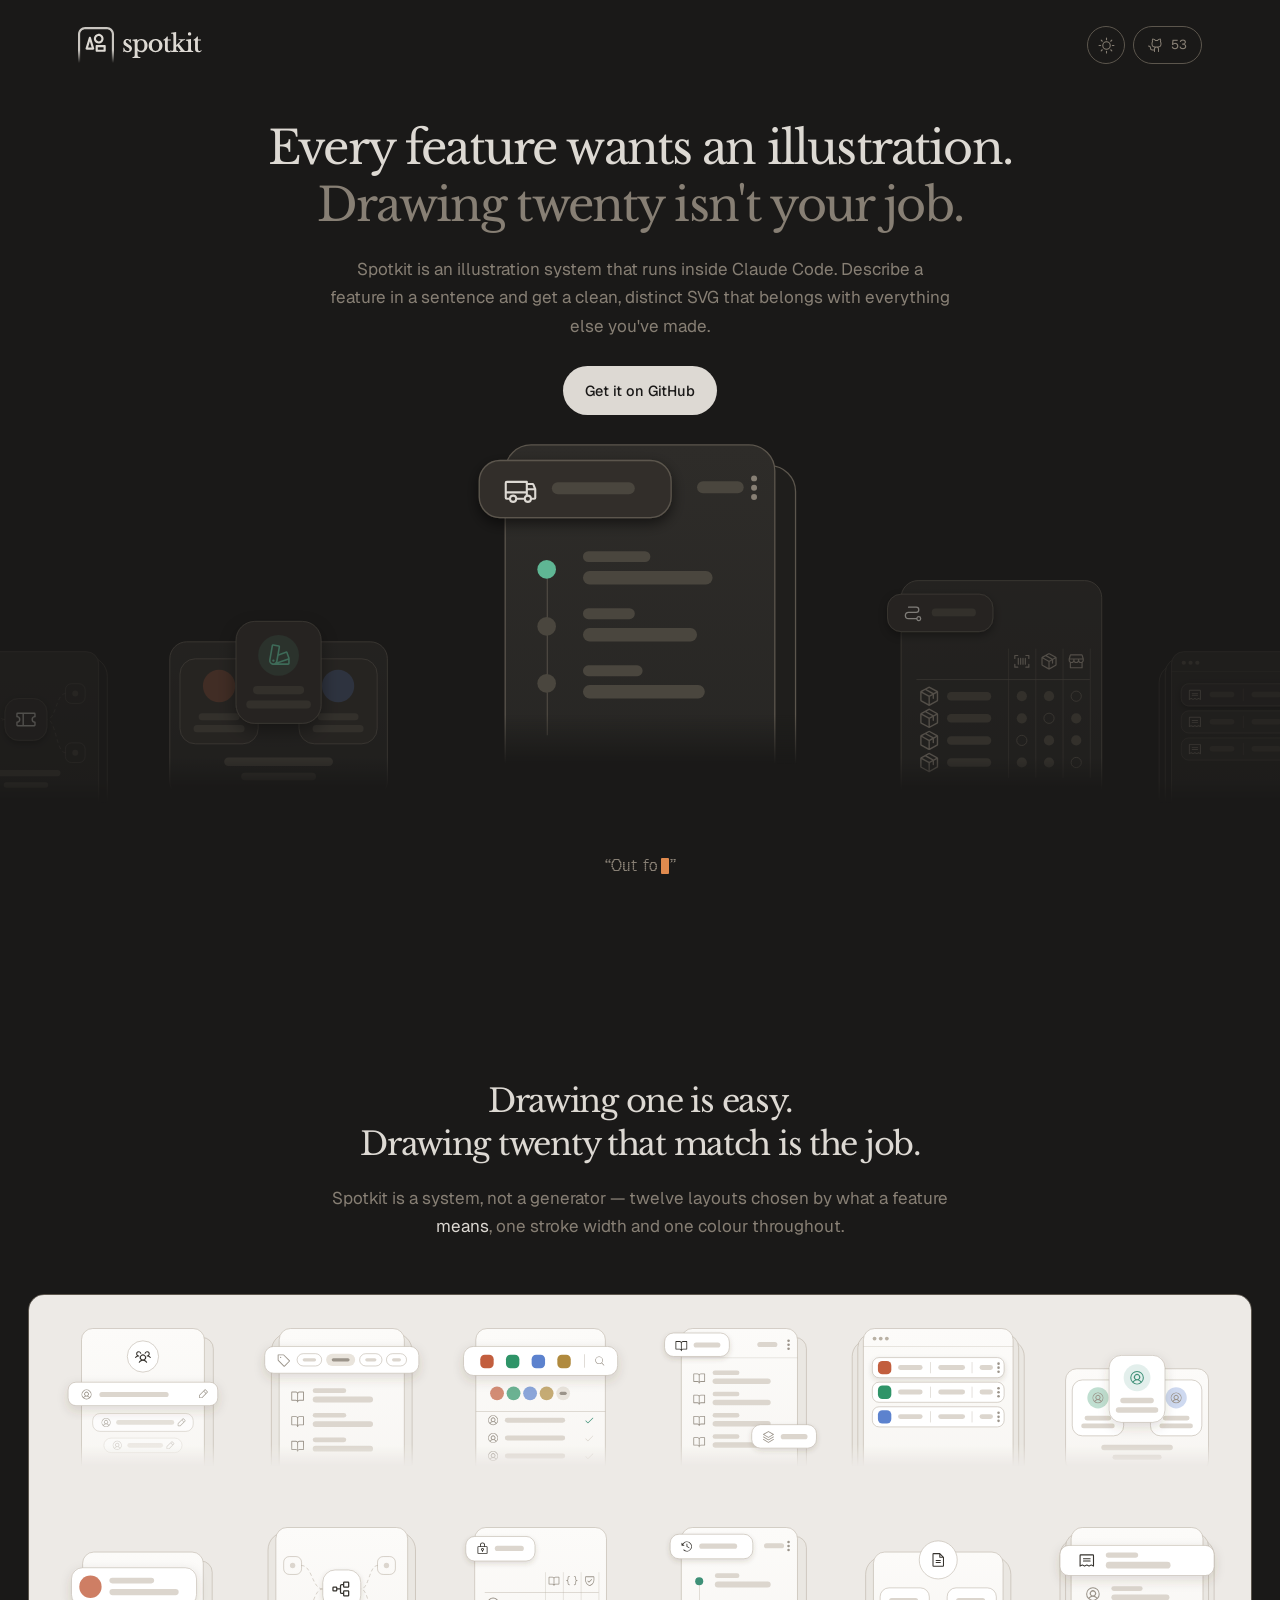
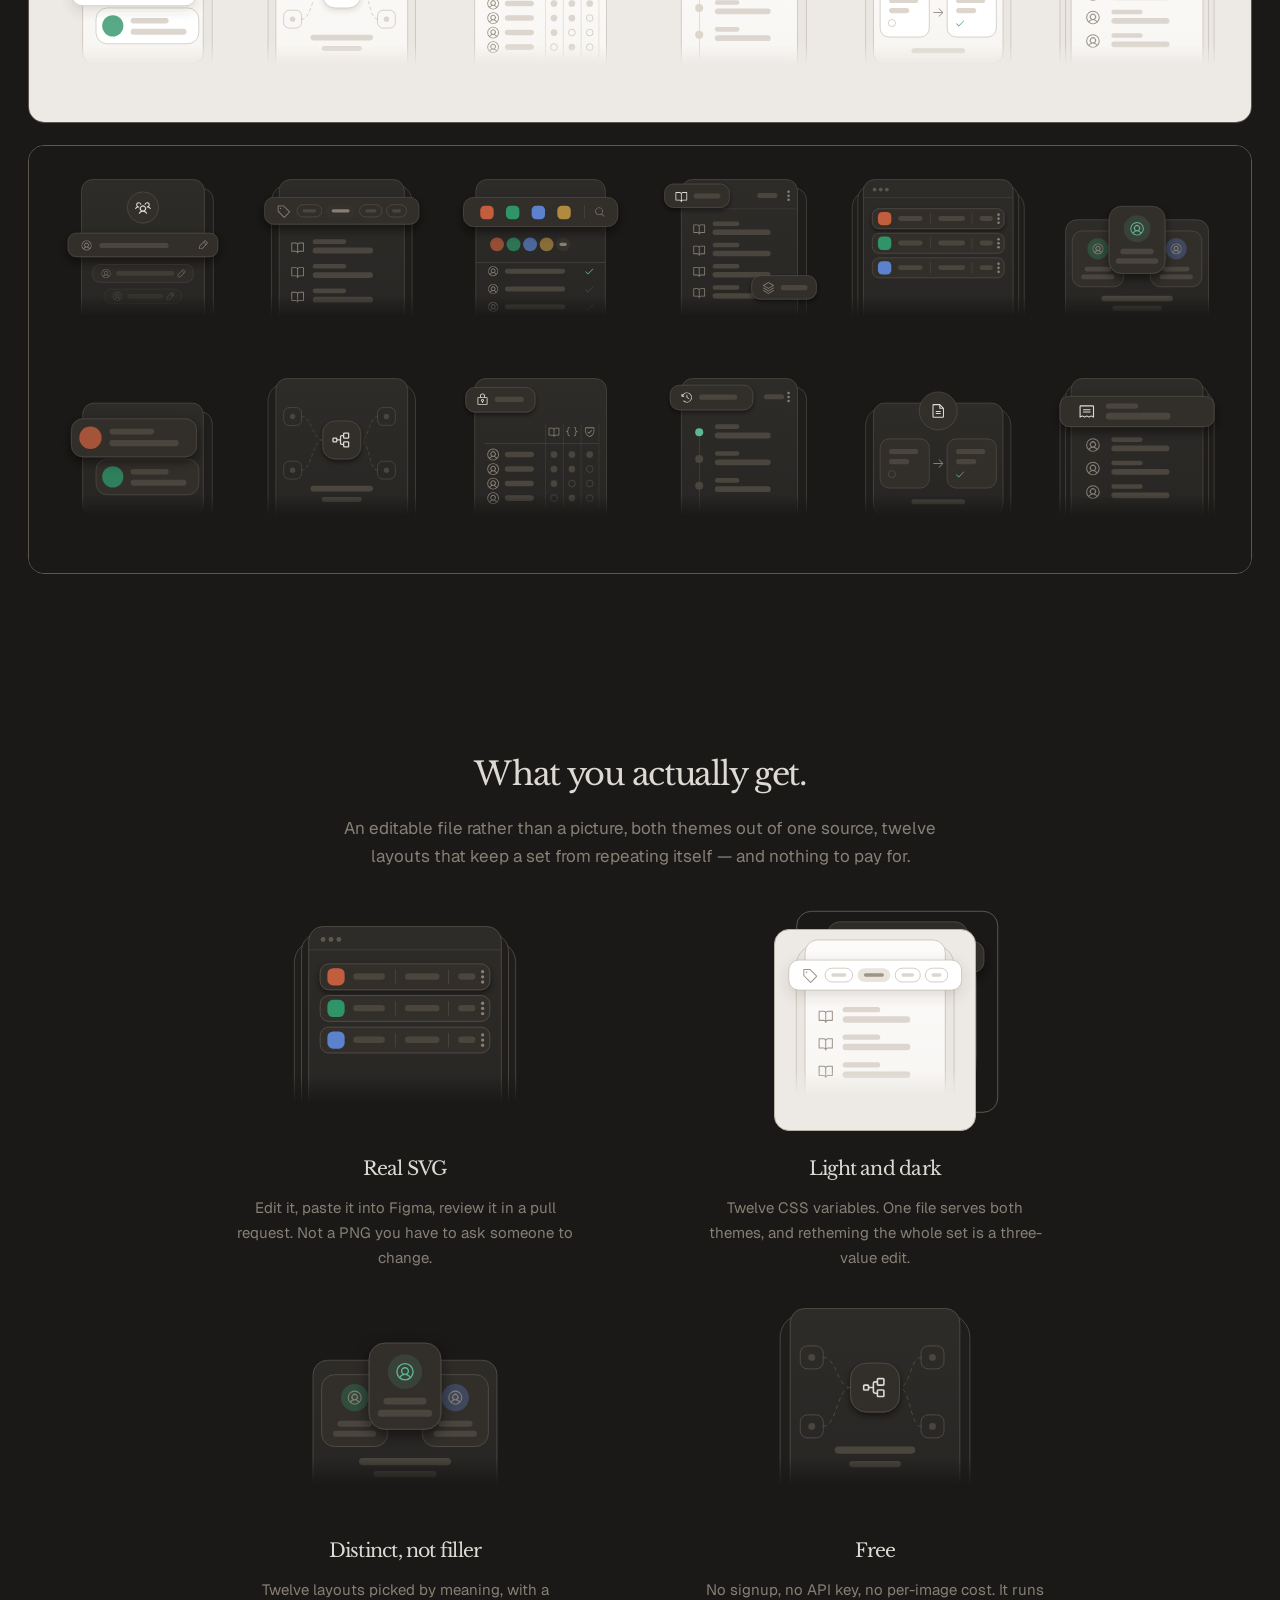
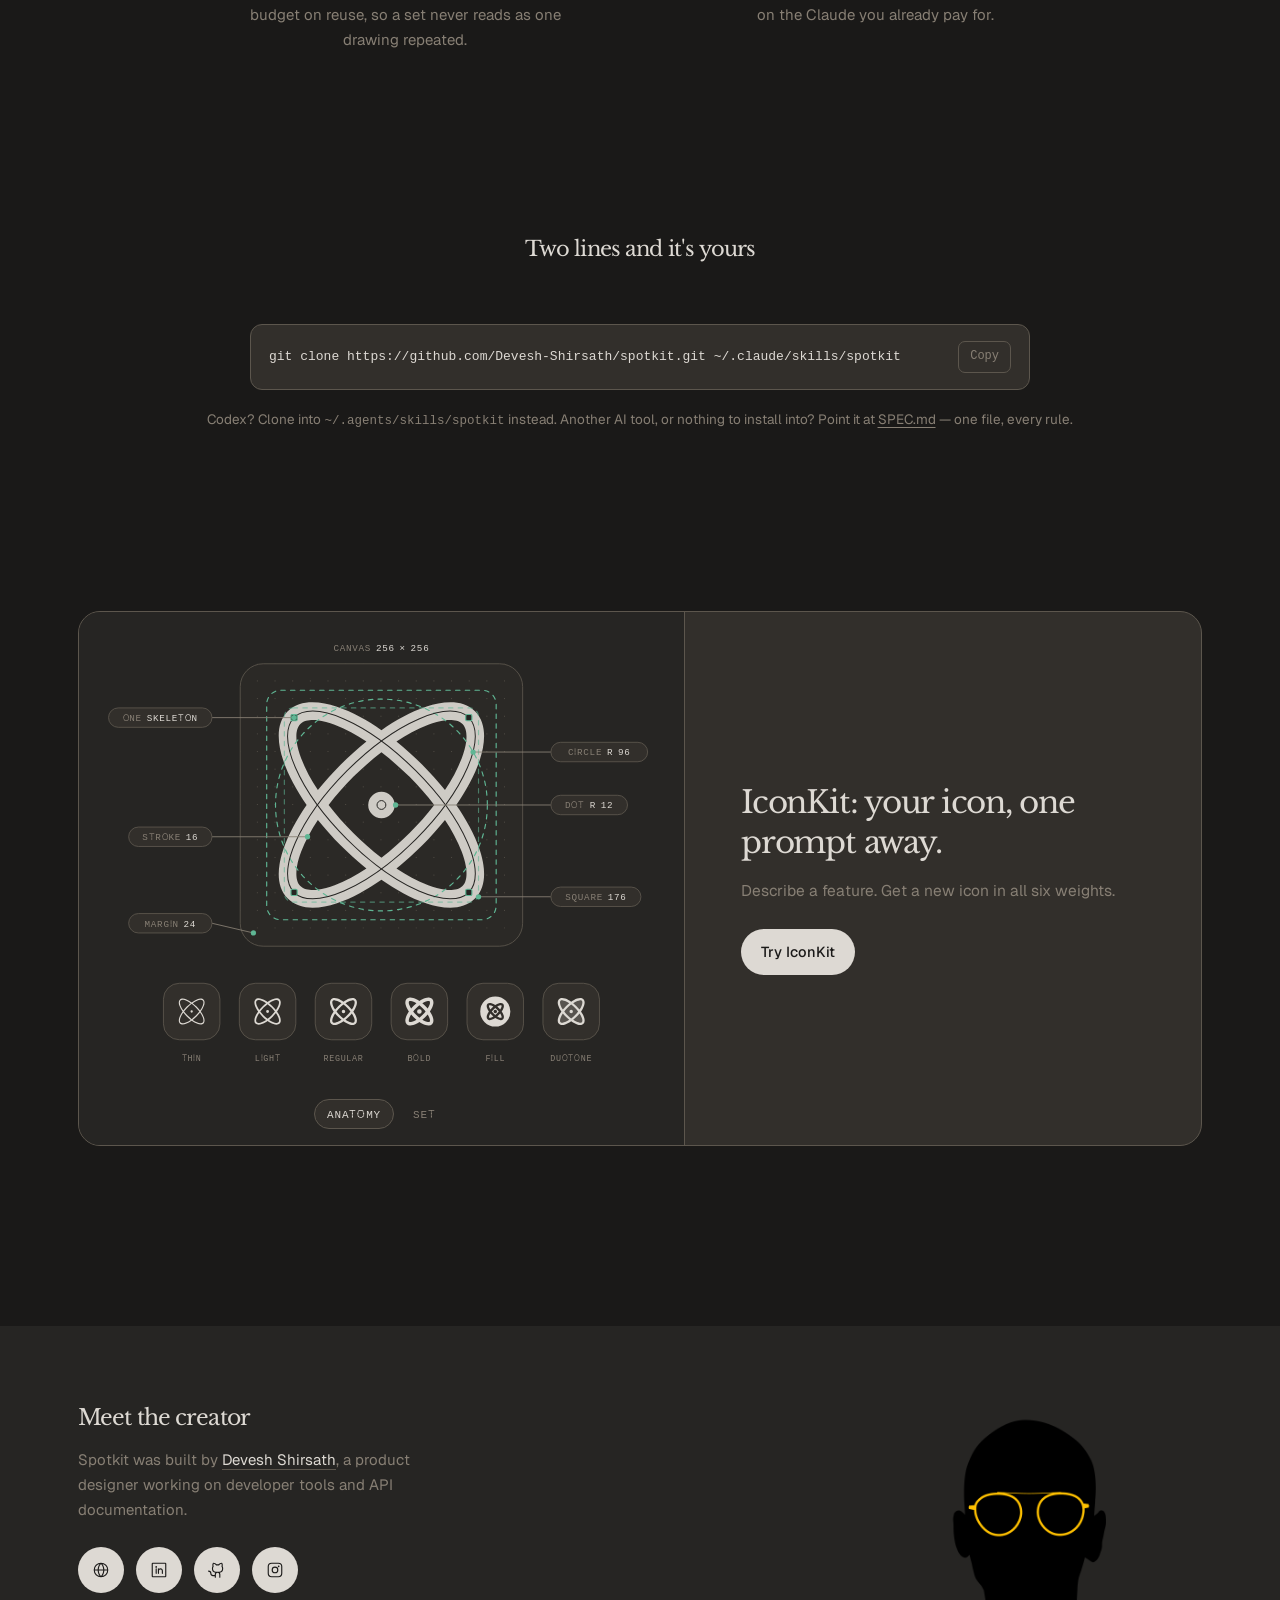
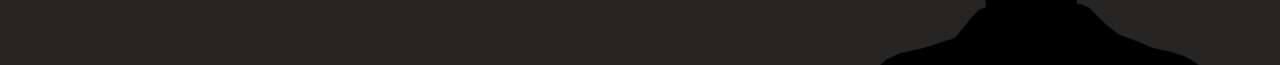
<file: site/index.html>
<!doctype html>
<html lang="en" data-theme="dark">
<head>
<meta charset="utf-8">
<meta name="viewport" content="width=device-width, initial-scale=1">
<title>Spotkit — product illustrations from a sentence</title>
<meta name="description" content="Spotkit is a Claude Code skill that turns a feature description into a minimal, abstract SVG product illustration — one that belongs to the same family as every other illustration in your product.">
<meta name="author" content="Devesh Shirsath">
<link rel="canonical" href="https://getspotkit.vercel.app">
<link rel="preconnect" href="https://fonts.googleapis.com">
<link rel="preconnect" href="https://fonts.gstatic.com" crossorigin>
<link href="https://fonts.googleapis.com/css2?family=Libre+Baskerville:wght@400;700&family=Geist:wght@300..700&display=swap" rel="stylesheet">
<meta property="og:type" content="website">
<meta property="og:title" content="Spotkit — product illustrations from a sentence">
<meta property="og:description" content="Describe a feature. Get an SVG illustration that belongs to the same family as everything else you have made.">
<meta property="og:url" content="https://getspotkit.vercel.app">
<meta property="og:image" content="https://getspotkit.vercel.app/og.png">
<meta name="twitter:card" content="summary_large_image">
<meta name="twitter:creator" content="@deveshvs">
<link rel="icon" href="favicon.svg" type="image/svg+xml">
<script type="application/ld+json">{
  "@context": "https://schema.org",
  "@type": "SoftwareApplication",
  "name": "Spotkit",
  "alternateName": "Spotkit illustration skill",
  "applicationCategory": "DesignApplication",
  "operatingSystem": "Any",
  "url": "https://getspotkit.vercel.app",
  "codeRepository": "https://github.com/Devesh-Shirsath/spotkit",
  "license": "https://opensource.org/licenses/MIT",
  "description": "Spotkit is a Claude Code skill that turns a feature description into a minimal, abstract product illustration, written as deterministic SVG rather than generated as an image.",
  "offers": {"@type": "Offer", "price": "0", "priceCurrency": "USD"},
  "author": {
    "@type": "Person",
    "name": "Devesh Shirsath",
    "url": "https://deveshshirsath.com",
    "jobTitle": "Product Designer",
    "sameAs": ["https://www.linkedin.com/in/devesh-shirsath-644625172/", "https://github.com/Devesh-Shirsath", "https://www.instagram.com/devesh.vs/"]
  },
  "creator": {
    "@type": "Person",
    "name": "Devesh Shirsath",
    "url": "https://deveshshirsath.com"
  }
}</script>
<style>
:root,
[data-theme="light"] {
  --il-canvas:       #EDEAE6;
  --il-ghost:        #EAE7E2;
  --il-panel:        #F7F5F2;
  --il-panel-top:    #FCFBF9;
  --il-line:         #B9B1A4;
  --il-surface:      #FFFFFF;
  --il-stroke:       #35322D;
  --il-stroke-soft:  #9B948A;
  --il-fill:         #DCD6CE;
  --il-fill-soft:    #E9E4DC;
  --il-accent:       #3E9077;
  --il-shadow-c:     #4A3F33;
  --il-shadow-o:     0.16;
}

[data-theme="dark"] {
  --il-canvas:       #1A1918;
  --il-ghost:        #1F1E1C;
  --il-panel:        #262523;
  --il-panel-top:    #2E2C29;
  --il-line:         #5C564D;
  --il-surface:      #322F2B;
  --il-stroke:       #DDD9D3;
  --il-stroke-soft:  #877F74;
  --il-fill:         #4A463E;
  --il-fill-soft:    #35322D;
  --il-accent:       #5FB694;
  --il-shadow-c:     #000000;
  --il-shadow-o:     0.55;
}

@media (prefers-color-scheme: dark) {
  :root:not([data-theme="light"]) {
    --il-canvas:       #1A1918;
    --il-ghost:        #1F1E1C;
    --il-panel:        #262523;
    --il-panel-top:    #2E2C29;
    --il-line:         #5C564D;
    --il-surface:      #322F2B;
    --il-stroke:       #DDD9D3;
    --il-stroke-soft:  #877F74;
    --il-fill:         #4A463E;
    --il-fill-soft:    #35322D;
    --il-accent:       #5FB694;
    --il-shadow-c:     #000000;
    --il-shadow-o:     0.55;
  }
}

.il { display: block; width: 100%; height: auto; }


@font-face {
  font-family: "Geist Pixel";
  src: url('fonts/geist-pixel.woff2') format('woff2');
  font-weight: 100 900;
  font-display: swap;
}
*,*::before,*::after { box-sizing: border-box; }
:root {
  --ink:      var(--il-stroke);
  --ink-soft: var(--il-stroke-soft);
  --page:     var(--il-canvas);
  --card:     var(--il-surface);
  --line:     var(--il-line);
  --radius:   14px;
  --max:      1180px;
  --serif:    "Libre Baskerville", Georgia, "Times New Roman", serif;
  --pixel:    "Geist Pixel", ui-monospace, SFMono-Regular, Menlo, monospace;
  --sans:     "Geist", ui-sans-serif, -apple-system, "Segoe UI", Roboto, Helvetica, Arial, sans-serif;
}
/* site-only: the caret colour in the hero caption */
:root, [data-theme="light"] { --cursor: #D4713A; }
[data-theme="dark"] { --cursor: #E08A4E; }
@media (prefers-color-scheme: dark) { :root:not([data-theme="light"]) { --cursor: #E08A4E; } }
html { scroll-behavior: smooth; }

/* Content settles in as it comes into view. The hero is deliberately excluded —
   the first thing anyone sees should already be there. */
.reveal {
  opacity: 0;
  transform: translateY(22px);
  transition: opacity .85s cubic-bezier(.16,1,.3,1), transform .85s cubic-bezier(.16,1,.3,1);
  transition-delay: var(--d, 0ms);
  will-change: opacity, transform;
}
.reveal.in { opacity: 1; transform: none; }
h1, h2, h3 { font-family: var(--serif); font-weight: 400; letter-spacing: -.04em; }
body {
  margin: 0; background: var(--page); color: var(--ink);
  font: 400 16px/1.65 var(--sans);
  -webkit-font-smoothing: antialiased;
  transition: background .35s ease, color .35s ease;
}
.wrap { width: 100%; max-width: var(--max); margin: 0 auto; padding: 0 28px; }

/* ---------- nav ---------- */
nav { display:flex; align-items:center; justify-content:space-between; padding:26px 0 0; flex:0 0 auto; }
.brand { display:flex; align-items:center; line-height:0; color: var(--ink); }
.brand .logo { height:36px; width:auto; display:block; }
.navr { display:flex; align-items:center; gap:8px; }
.ico {
  appearance:none; border:1px solid var(--line); background:transparent; color:var(--ink-soft);
  width:38px; height:38px; border-radius:999px; padding:0; cursor:pointer;
  display:inline-grid; place-items:center; text-decoration:none;
  transition:color .2s, border-color .2s;
}
.ico:hover { color:var(--ink); border-color:var(--ink-soft); }
.ico.wide {
  width:auto; padding:0 14px; gap:7px; grid-auto-flow:column; align-items:center;
  font:inherit; font-size:13px; font-variant-numeric:tabular-nums;
}
.ico span { line-height:0; }
.ico svg { display:block; }
.only-light { display:block; }
.only-dark  { display:none; }
[data-theme="dark"] .only-light { display:none; }
[data-theme="dark"] .only-dark  { display:block; }
[data-theme="dark"] { color-scheme: dark; }

/* ---------- hero: one full fold ---------- */
.fold { min-height: 100svh; display:flex; flex-direction:column; }
.hero-body {
  flex: 1 1 auto; display:flex; flex-direction:column; justify-content:center;
  min-height: 0; padding: clamp(20px, 4vh, 44px) 0 0;
}
header { padding: 0; max-width: 820px; margin: 0 auto; text-align: center; }
h1 {
  font-family: var(--serif); font-weight: 400;
  font-size: clamp(30px, 3.9vw, 46px); line-height: 1.24; letter-spacing: -.04em;
  margin: 0 0 22px; text-wrap: balance;
}
h1 em { font-style: normal; color: var(--ink-soft); }
.lede { font-size: 17px; color: var(--ink-soft); margin: 0 auto 26px; max-width: 620px; }
.cta-row { display:flex; align-items:center; justify-content:center; gap:16px; flex-wrap:wrap; }
.cta {
  display:inline-flex; align-items:center; gap:9px; background: var(--ink); color: var(--page);
  text-decoration:none; padding: 13px 22px; border-radius: 999px; font-size:14.5px; font-weight:500;
  transition: transform .18s ease, opacity .18s ease;
}
.cta:hover { transform: translateY(-1px); opacity:.9; }
.meta { font-size:13.5px; color:var(--ink-soft); }

/* ---------- reel: holds, then steps ---------- */
.reel {
  flex: 0 0 auto; padding: 0; min-height: 0;
}
.rail { overflow:hidden; padding: 84px 0 14px; }   /* room for the scaled-up centre card */
/* Cards are placed by JS, not by flex: each one is centred on the rail and then
   pushed out by a measured offset, so the visual gap between neighbours is the
   same at every tier. A flex row cannot do that — its pitch is the unscaled box
   width, so a card at .44 leaves half a box of dead air on both sides. */
.track { position: relative; height: 340px; }
.card {
  position:absolute; bottom:0; left:50%; width: 340px;
  transform-origin: 50% 100%;                  /* one baseline for the whole reel */
  transform: translateX(-50%) scale(.44); opacity: .14;
  transition: transform 900ms cubic-bezier(.22,.61,.36,1), opacity 900ms ease;
}
.card svg { width:100%; height:auto; display:block; }
.prompt {
  text-align:center; margin: 0;
  font-family: var(--pixel); font-size: 16px; letter-spacing: 0;
  color: var(--ink-soft); min-height: 1.7em;
}
.prompt .q { color: var(--ink-soft); opacity: 0; transition: opacity .25s ease; }
.prompt.started .q { opacity: 1; }   /* no empty “” frame between cycles */
.prompt .caret {
  display:inline-block; width:.5em; height:1.05em; background: var(--cursor);
  vertical-align:-3px; margin:0 1px 0 3px; border-radius:1px;
}
.prompt.typing .caret { opacity:1; }                 /* solid while it types */
.prompt.done .caret { animation: blink 1.05s steps(1) infinite; }
@keyframes blink { 50% { opacity:0; } }

/* ---------- argument ---------- */
.why { margin: clamp(120px, 20vh, 220px) 0 0; }
.band { max-width: 730px; margin: 0 auto; text-align: center; }
.band h2 { font-size: 32px; line-height: 1.34; margin: 0 0 18px; }
.band p { color: var(--ink-soft); font-size: 17px; margin: 0 auto; max-width: 640px; }
.band em { font-style: normal; color: var(--ink); }
.why-copy p { margin:0 0 18px; color:var(--ink-soft); font-size:18px; line-height:1.6; }
.why-copy p:last-child { margin:0; }
.why-copy em { font-style:normal; color:var(--ink); }
.sheets {
  display:grid; gap:22px; margin: clamp(40px, 6vh, 64px) 0 0;
  width: min(1400px, calc(100vw - 56px)); margin-left:50%; transform:translateX(-50%);
}
.sheets img {
  width:100%; height:auto; display:block; border-radius:16px;
  border:1px solid var(--line);
}
.sheet-note { margin:24px 0 0; font-size:14px; color:var(--ink-soft); text-align:center; }

/* ---------- payoff ---------- */
.gets { margin: clamp(120px, 20vh, 220px) 0 0; }
.get-grid { display:grid; grid-template-columns:repeat(2,1fr); gap: 26px 40px; margin-top: clamp(34px, 5vh, 54px); max-width: 900px; margin-left:auto; margin-right:auto; }
.get { text-align:center; }
.orb {
  width: 230px; height: 230px; margin: 0 auto 8px; display:grid; place-items:center;
}
.orb svg { width:100%; height:auto; display:block; }
.stack2 { position:relative; width:88%; margin:0 auto; }
.stack2 span {
  display:block; border-radius:15px; overflow:hidden;
  background:var(--il-canvas); border:1px solid var(--il-line);
}
.stack2 .back { position:absolute; inset:0; transform: translate(11%, -9%); }
.stack2 .front { position:relative; }
.get h3 { font-family:var(--serif); font-weight:400; font-size:19px; letter-spacing:-.04em; margin:0 0 12px; }
.get p { margin:0 auto; color:var(--ink-soft); font-size:15px; max-width:340px; }

/* ---------- install ---------- */
.install { margin: clamp(120px, 20vh, 220px) 0 0; text-align:center; }
.install h2, .foot h2 { font-family:var(--serif); font-weight:400; font-size:21px; letter-spacing:-.04em; margin:0 0 10px; }
.install p { color:var(--ink-soft); margin:0 0 22px; font-size:15px; }
.install p.alt { margin:18px 0 0; font-size:13.5px; }
.install p.alt code { font-family:ui-monospace, SFMono-Regular, Menlo, monospace; font-size:12.5px; }
.install p.alt a { color:inherit; text-underline-offset:3px; }
.code {
  display:flex; align-items:center; gap:14px;
  border:1px solid var(--line); border-radius:12px; background:var(--card);
  padding:16px 18px; max-width:780px; margin:0 auto; text-align:left;
  font-family:ui-monospace, SFMono-Regular, Menlo, monospace; font-size:13px;
  overflow:hidden;
}
.code span#cmd { white-space:nowrap; overflow-x:auto; flex:1 1 auto; min-width:0; }
.copy {
  appearance:none; border:1px solid var(--line); background:transparent; color:var(--ink-soft);
  border-radius:7px; padding:5px 11px; font:inherit; font-size:12px; cursor:pointer; flex:none;
}
.copy:hover { color:var(--ink); }

/* ---------- next: IconKit ---------- */
.next { margin: clamp(120px, 20vh, 220px) 0 0; }
.next-card {
  display:grid; grid-template-columns: minmax(0, 1.08fr) minmax(0, .92fr);
  border:1px solid var(--line); border-radius:22px; background:var(--card); overflow:hidden;
}
.next-art { position:relative; background:var(--il-panel); border-right:1px solid var(--line); padding:20px 20px 54px; }
.next-art input { position:absolute; opacity:0; pointer-events:none; }
.next-art svg { display:block; width:100%; height:auto; }
.next-art .art-b, #ik-b:checked ~ .art-a { display:none; }
#ik-b:checked ~ .art-b { display:block; }
.next-tabs { position:absolute; left:0; right:0; bottom:16px; display:flex; justify-content:center; gap:6px; }
.next-tabs label {
  font-family:var(--pixel); font-size:11px; letter-spacing:.08em; text-transform:uppercase;
  color:var(--ink-soft); border:1px solid transparent; border-radius:999px; padding:5px 12px; cursor:pointer;
}
#ik-a:checked ~ .next-tabs label[for="ik-a"], #ik-b:checked ~ .next-tabs label[for="ik-b"] {
  color:var(--ink); border-color:var(--line); background:var(--card);
}
.next-art input:focus-visible ~ .next-tabs { outline:2px solid var(--il-accent); outline-offset:4px; border-radius:999px; }
.next-text { padding: clamp(28px, 4.4vw, 60px); display:flex; flex-direction:column; justify-content:center; align-items:flex-start; }
.next-eyebrow { font-family:var(--pixel); font-size:11.5px; letter-spacing:.1em; text-transform:uppercase; color:var(--il-accent); margin:0 0 18px; }
.next-text h2 { font-family:var(--serif); font-weight:400; font-size:clamp(25px, 2.5vw, 31px); line-height:1.3; letter-spacing:-.04em; margin:0 0 16px; }
.next-text p { color:var(--ink-soft); font-size:15.5px; line-height:1.6; margin:0 0 26px; max-width:430px; }
.next-btn {
  display:inline-flex; align-items:center; gap:9px; text-decoration:none;
  background:var(--ink); color:var(--page); border-radius:999px; padding:11px 20px; font-size:14.5px; font-weight:500;
}
.next-btn:hover { opacity:.88; }
.next-text small { display:block; margin-top:18px; font-size:12.5px; line-height:1.55; color:var(--ink-soft); max-width:400px; }
@media (max-width: 860px) {
  .next-card { grid-template-columns: 1fr; }
  .next-art { border-right:0; border-bottom:1px solid var(--line); }
}

/* ---------- the /iconkit page ---------- */
.ik-hero {
  max-width:var(--max); margin:clamp(28px, 5vh, 64px) auto 0; padding:0 28px;
  display:flex; flex-direction:column; align-items:center;
}
.ik-art { width:100%; max-width:600px; }
.ik-art svg { display:block; width:100%; height:auto; }
.ik-hero .next-text { padding:clamp(36px, 6vh, 64px) 0 0; align-items:center; text-align:center; }
.ik-hero h1 { font-size:clamp(34px, 4.1vw, 56px); line-height:1.12; margin:0 0 18px; text-align:center; }
.ik-hero .next-text p { font-size:17px; max-width:none; white-space:nowrap; }
@media (max-width: 640px) { .ik-hero .next-text p { white-space:normal; } }
.ik-hero .ik-row { justify-content:center; }
.ik-row { display:flex; align-items:center; gap:18px; flex-wrap:wrap; }
.ik-link { color:var(--ink-soft); font-size:14.5px; text-underline-offset:3px; }
.ik-sec { margin: clamp(110px, 18vh, 200px) 0 0; }
.ik-fig { margin:44px auto 0; max-width:960px; border:1px solid var(--line); border-radius:22px; background:var(--il-panel); padding:clamp(16px, 3vw, 40px); }
.ik-fig svg { display:block; width:100%; height:auto; }
.ik-grid { display:grid; grid-template-columns:repeat(3, minmax(0, 1fr)); gap:18px; margin-top:44px; }
.ik-grid.four { grid-template-columns:repeat(4, minmax(0, 1fr)); }
.ik-cell { border:1px solid var(--line); border-radius:16px; background:var(--card); padding:26px 24px 28px; }
.ik-cell .n { font-family:var(--pixel); font-size:12px; letter-spacing:.1em; color:var(--il-accent); display:block; margin-bottom:16px; }
.ik-cell .big { font-family:var(--serif); font-size:40px; letter-spacing:-.04em; line-height:1; display:block; margin-bottom:14px; color:var(--ink); }
.ik-cell h3 { font-size:19px; margin:0 0 10px; }
.ik-cell p { margin:0; color:var(--ink-soft); font-size:15px; line-height:1.6; }
.ik-end .ik-row { justify-content:center; margin-top:26px; }
@media (max-width: 860px) {
  .ik-hero { grid-template-columns:1fr; }
  .ik-grid, .ik-grid.four { grid-template-columns:1fr; }
}
@media (min-width: 861px) and (max-width: 1100px) { .ik-grid.four { grid-template-columns:repeat(2, minmax(0, 1fr)); } }

/* ---------- footer ---------- */
.foot {
  margin: clamp(120px, 20vh, 220px) 0 0; background: var(--il-panel); overflow: hidden;
}
.foot-inner {
  max-width: var(--max); margin: 0 auto; padding: 0 28px;
  display: grid; grid-template-columns: 1fr auto; gap: 48px; align-items: center;
}
.foot h2 { font-size: 22px; margin: 0 0 12px; }
.foot p { color: var(--ink-soft); font-size: 15px; margin: 0; max-width: 380px; }
.foot a { color: var(--ink); text-decoration: none; border-bottom: 1px solid var(--line); }
.foot .fine { margin-top: 18px; font-size: 12.5px; opacity: .75; }
.foot-left { padding: 0; }
.foot-portrait {
  width: 340px; height: 284px; align-self: end; margin-top: 56px;
  background: url('devesh.png') center top / 340px auto no-repeat;
}
.foot .links { display:flex; flex-wrap:wrap; gap:12px; margin-top:24px; justify-content:flex-start; }
.foot .dot {
  width: 46px; height: 46px; border-radius: 50%; border: 0; border-bottom: 0;
  background: var(--ink); color: var(--page);
  display: grid; place-items: center; transition: opacity .18s ease, transform .18s ease;
}
.foot .dot:hover { opacity: .85; transform: translateY(-1px); }

@media (max-width: 900px) {
  .why-grid { grid-template-columns:1fr; gap:24px; }
}
@media (max-width: 820px) {
  .foot-inner { grid-template-columns:1fr; gap:28px; text-align:center; justify-items:center; }
  .foot p { margin:0 auto; }
  .foot .links { justify-content:center; }
  .foot-portrait { order:-1; width:230px; height:180px; background-size:230px auto; }
  .foot-left { padding-bottom:0; }
}
@media (max-width: 700px) {
  header { padding-top:60px; }
  .get-grid { grid-template-columns:1fr; gap:34px; }
  .card { width:150px; }
  .rail { padding: 42px 0 10px; }
  .prompt { font-size:16.5px; }
}
@media (prefers-reduced-motion: reduce) {
  html { scroll-behavior:auto; }
  .reveal { opacity:1 !important; transform:none !important; }
  *, *::before, *::after { animation-duration:.001ms !important; transition-duration:.001ms !important; }
}
</style>
</head>
<body>
<div class="fold">
<div class="wrap">
<nav>
  <a class="brand" href="#" aria-label="Spotkit"><svg class="logo" viewBox="0 0 175 50" fill="none" xmlns="http://www.w3.org/2000/svg">
<path d="M64.5553 33.5298L63.8845 34.7037H62.9789V28.7671H64.0857C64.5106 30.3547 65.0919 31.5398 65.8298 32.3224C66.5901 33.0826 67.5516 33.4627 68.7143 33.4627C69.564 33.4627 70.2348 33.2727 70.7267 32.8926C71.241 32.4901 71.4981 31.9087 71.4981 31.1485C71.4981 30.7013 71.3863 30.3099 71.1627 29.9745C70.9391 29.6168 70.559 29.2478 70.0224 28.8677C69.4857 28.4652 68.7255 27.9733 67.7416 27.3919C66.6907 26.7658 65.8186 26.1733 65.1255 25.6143C64.4323 25.0553 63.918 24.4739 63.5826 23.8702C63.2696 23.2665 63.113 22.5621 63.113 21.7572C63.113 20.7286 63.3366 19.8342 63.7839 19.0739C64.2534 18.2913 64.8795 17.6876 65.6621 17.2627C66.4447 16.8155 67.328 16.5919 68.3118 16.5919C68.9602 16.5919 69.6199 16.6926 70.2907 16.8938C70.9615 17.0727 71.5429 17.3298 72.0348 17.6652L72.6721 16.9273H73.4099V21.8578H72.3366C71.8447 20.5385 71.3081 19.5882 70.7267 19.0068C70.1677 18.4255 69.4857 18.1348 68.6807 18.1348C67.9652 18.1348 67.395 18.3249 66.9702 18.705C66.5677 19.0851 66.3665 19.5994 66.3665 20.2478C66.3665 20.9186 66.6348 21.5112 67.1714 22.0255C67.7081 22.5398 68.5801 23.1435 69.7876 23.8367C71.0398 24.5745 72.046 25.2453 72.8062 25.8491C73.5665 26.4528 74.1143 27.0789 74.4497 27.7273C74.8075 28.3534 74.9863 29.0913 74.9863 29.941C74.9863 31.4839 74.4497 32.7249 73.3764 33.664C72.3255 34.5808 70.928 35.0391 69.1839 35.0391C68.2671 35.0391 67.4062 34.9162 66.6012 34.6702C65.8186 34.4019 65.1366 34.0217 64.5553 33.5298ZM75.7237 43.0888V41.8143C76.5734 41.7696 77.2107 41.6466 77.6355 41.4454C78.0827 41.2441 78.3846 40.864 78.5411 40.305C78.6976 39.746 78.7759 38.9298 78.7759 37.8565V25.346C78.7759 24.1609 78.7535 23.1323 78.7088 22.2603C78.6864 21.3658 78.6305 20.7621 78.5411 20.4491C78.4517 19.9124 78.2057 19.5547 77.8032 19.3758C77.4007 19.1745 76.6852 19.0739 75.6566 19.0739V17.8329L82.2305 16.7261V19.2416H82.3647C83.0802 18.3919 83.8852 17.7435 84.7796 17.2963C85.674 16.8267 86.6802 16.5919 87.7982 16.5919C89.52 16.5919 91.0405 16.9944 92.3597 17.7994C93.679 18.582 94.7187 19.6776 95.479 21.0863C96.2392 22.4727 96.6194 24.0603 96.6194 25.8491C96.6194 27.6379 96.2392 29.2255 95.479 30.6118C94.7187 31.9981 93.679 33.0826 92.3597 33.8652C91.0405 34.6478 89.5312 35.0391 87.8318 35.0391C86.7585 35.0391 85.8082 34.8714 84.9808 34.536C84.1535 34.1783 83.438 33.6081 82.8343 32.8255H82.7001V37.6217C82.7001 38.8068 82.7895 39.6901 82.9684 40.2714C83.1473 40.8528 83.5162 41.2441 84.0753 41.4454C84.6343 41.6466 85.4728 41.7696 86.5908 41.8143V43.0888H75.7237ZM87.597 33.1273C89.0504 33.1273 90.1908 32.5124 91.0181 31.2826C91.8454 30.0528 92.2591 28.2752 92.2591 25.9497C92.2591 24.3621 92.069 22.9981 91.6889 21.8578C91.3088 20.7174 90.761 19.8453 90.0454 19.2416C89.3299 18.6379 88.4802 18.336 87.4964 18.336C86.7361 18.336 86.0206 18.5149 85.3498 18.8727C84.679 19.2081 84.1423 19.6776 83.7399 20.2814C83.4044 20.7509 83.1473 21.3323 82.9684 22.0255C82.8119 22.6963 82.7336 23.5124 82.7336 24.4739V26.9224C82.7336 27.9286 82.8119 28.7447 82.9684 29.3708C83.1249 29.9969 83.3821 30.5671 83.7399 31.0814C84.2094 31.7298 84.7796 32.2329 85.4504 32.5907C86.1212 32.9485 86.8367 33.1273 87.597 33.1273ZM107.672 16.5919C108.991 16.5919 110.232 16.8155 111.395 17.2627C112.557 17.7099 113.575 18.3472 114.447 19.1745C115.341 19.9795 116.046 20.941 116.56 22.059C117.074 23.1547 117.331 24.3621 117.331 25.6814C117.331 27.0453 117.074 28.2975 116.56 29.4379C116.046 30.5783 115.341 31.5733 114.447 32.423C113.575 33.2503 112.557 33.8988 111.395 34.3683C110.232 34.8155 108.991 35.0391 107.672 35.0391C106.397 35.0391 105.19 34.8155 104.049 34.3683C102.909 33.8988 101.892 33.2503 100.997 32.423C100.125 31.5733 99.4319 30.5783 98.9177 29.4379C98.4257 28.2975 98.1798 27.0453 98.1798 25.6814C98.1798 23.9149 98.6158 22.3497 99.4878 20.9857C100.36 19.6217 101.511 18.5485 102.942 17.7658C104.396 16.9832 105.972 16.5919 107.672 16.5919ZM107.705 18.3696C106.677 18.3696 105.782 18.6826 105.022 19.3087C104.262 19.9124 103.669 20.7621 103.244 21.8578C102.842 22.9534 102.641 24.2391 102.641 25.7149C102.641 27.9733 103.099 29.7845 104.016 31.1485C104.933 32.4901 106.151 33.1609 107.672 33.1609C109.259 33.1609 110.523 32.4901 111.462 31.1485C112.401 29.7845 112.87 27.9733 112.87 25.7149C112.87 24.2391 112.647 22.9534 112.2 21.8578C111.775 20.7621 111.171 19.9124 110.388 19.3087C109.628 18.6826 108.734 18.3696 107.705 18.3696ZM120.76 18.9062H118.546V17.5646C119.799 17.0056 120.816 16.3571 121.599 15.6193C122.381 14.8814 122.974 14.0317 123.376 13.0702H124.684V17.2292H128.877V18.9062H124.684V29.1696C124.684 30.6453 124.841 31.6851 125.154 32.2888C125.467 32.8702 126.026 33.1609 126.831 33.1609C127.345 33.1609 127.781 33.0603 128.139 32.859C128.519 32.6354 128.854 32.2776 129.145 31.7857L129.917 32.5572C129.29 34.2118 127.804 35.0391 125.456 35.0391C123.958 35.0391 122.795 34.6814 121.967 33.9658C121.163 33.2503 120.76 32.2441 120.76 30.9472V18.9062ZM129.41 34.7037V33.4627C130.259 33.418 130.908 33.295 131.355 33.0938C131.802 32.8926 132.104 32.5124 132.26 31.9534C132.417 31.3944 132.495 30.5894 132.495 29.5385V15.3845C132.495 13.7969 132.473 12.5671 132.428 11.695C132.383 10.8006 132.227 10.1969 131.959 9.88386C131.735 9.61553 131.411 9.45901 130.986 9.41429C130.583 9.34721 130.058 9.31367 129.41 9.31367V8.13976L136.319 6.86522V25.3795L139.505 22.3273C140.578 21.2988 141.361 20.5273 141.853 20.0131C142.345 19.4764 142.591 19.0963 142.591 18.8727C142.591 18.6491 142.367 18.4814 141.92 18.3696C141.473 18.2354 140.757 18.1683 139.774 18.1683V16.9273H148.695V18.1683C148.136 18.1683 147.644 18.2242 147.219 18.336C146.817 18.4478 146.403 18.6379 145.978 18.9062C145.576 19.1745 145.106 19.5547 144.57 20.0466L140.444 23.7696L146.716 31.5845C147.096 32.0764 147.443 32.4565 147.756 32.7249C148.092 32.9932 148.449 33.1832 148.829 33.295C149.21 33.4068 149.668 33.4627 150.205 33.4627V34.7037H140.679V33.4627C141.395 33.4627 141.898 33.4292 142.188 33.3621C142.479 33.295 142.624 33.1944 142.624 33.0603C142.602 32.9037 142.446 32.6019 142.155 32.1547C141.864 31.6851 141.439 31.0814 140.88 30.3435L137.761 26.2516L136.319 27.6267V29.3037C136.319 30.4441 136.386 31.3162 136.52 31.9199C136.677 32.5013 136.945 32.9037 137.325 33.1273C137.728 33.3286 138.32 33.4404 139.103 33.4627V34.7037H129.41ZM156.969 16.5919V29.3037C156.969 30.4665 157.037 31.3385 157.171 31.9199C157.327 32.5013 157.618 32.8926 158.043 33.0938C158.49 33.295 159.138 33.418 159.988 33.4627V34.7037H149.96V33.4627C150.832 33.418 151.491 33.295 151.938 33.0938C152.386 32.8702 152.688 32.4901 152.844 31.9534C153.001 31.3944 153.079 30.5894 153.079 29.5385V25.3124C153.079 24.0155 153.056 22.9422 153.012 22.0926C152.967 21.2429 152.911 20.6727 152.844 20.382C152.732 19.8453 152.475 19.4876 152.073 19.3087C151.67 19.1298 150.932 19.0404 149.859 19.0404V17.8665L156.969 16.5919ZM152.643 9.64907C152.643 9.00063 152.866 8.4528 153.314 8.00559C153.761 7.55839 154.309 7.33479 154.957 7.33479C155.606 7.33479 156.153 7.55839 156.601 8.00559C157.048 8.4528 157.271 9.00063 157.271 9.64907C157.271 10.2975 157.048 10.8453 156.601 11.2926C156.153 11.7398 155.606 11.9634 154.957 11.9634C154.309 11.9634 153.761 11.7398 153.314 11.2926C152.866 10.8453 152.643 10.2975 152.643 9.64907ZM162.591 18.9062H160.378V17.5646C161.63 17.0056 162.647 16.3571 163.43 15.6193C164.212 14.8814 164.805 14.0317 165.207 13.0702H166.515V17.2292H170.708V18.9062H166.515V29.1696C166.515 30.6453 166.672 31.6851 166.985 32.2888C167.298 32.8702 167.857 33.1609 168.662 33.1609C169.176 33.1609 169.612 33.0603 169.97 32.859C170.35 32.6354 170.686 32.2776 170.976 31.7857L171.748 32.5572C171.122 34.2118 169.635 35.0391 167.287 35.0391C165.789 35.0391 164.626 34.6814 163.799 33.9658C162.994 33.2503 162.591 32.2441 162.591 30.9472V18.9062Z" fill="currentColor"/>
<mask id="path-2-inside-1_561_21675" fill="white">
<path d="M0 10C0 4.47715 4.47715 0 10 0H40C45.5228 0 50 4.47715 50 10V50H0V10Z"/>
</mask>
<path d="M-3 10C-3 2.8203 2.8203 -3 10 -3H40C47.1797 -3 53 2.8203 53 10H47C47 6.13401 43.866 3 40 3H10C6.13401 3 3 6.13401 3 10H-3ZM3 10M50 50H0H50M-3 50V10C-3 2.8203 2.8203 -3 10 -3V3C6.13401 3 3 6.13401 3 10V50H-3ZM40 -3C47.1797 -3 53 2.8203 53 10V50H47V10C47 6.13401 43.866 3 40 3V-3Z" fill="url(#paint0_linear_561_21675)" fill-opacity="0.9" mask="url(#path-2-inside-1_561_21675)"/>
<path d="M17.9364 14.5688C17.8441 14.2592 17.6543 13.9876 17.3953 13.7946C17.1363 13.6015 16.8219 13.4972 16.4989 13.4972C16.1758 13.4972 15.8614 13.6015 15.6024 13.7946C15.3434 13.9876 15.1537 14.2592 15.0614 14.5688L10.5614 29.5688C10.4941 29.7929 10.4802 30.0297 10.5208 30.2602C10.5614 30.4907 10.6553 30.7085 10.7952 30.8961C10.935 31.0838 11.1168 31.2362 11.326 31.341C11.5352 31.4459 11.7661 31.5003 12.0001 31.5H21.0001C21.2339 31.4999 21.4645 31.4452 21.6734 31.3402C21.8823 31.2352 22.0638 31.0828 22.2033 30.8951C22.3429 30.7075 22.4366 30.4899 22.4771 30.2596C22.5175 30.0293 22.5036 29.7927 22.4364 29.5688L17.9364 14.5688ZM14.0164 28.5L16.5001 20.22L18.9839 28.5H14.0164ZM35.5001 16.25C35.5001 14.915 35.1042 13.6099 34.3625 12.4999C33.6208 11.3899 32.5666 10.5247 31.3332 10.0138C30.0998 9.50292 28.7426 9.36925 27.4333 9.6297C26.1239 9.89015 24.9212 10.533 23.9772 11.477C23.0332 12.421 22.3903 13.6238 22.1298 14.9331C21.8694 16.2425 22.003 17.5997 22.5139 18.8331C23.0248 20.0665 23.89 21.1207 25 21.8624C26.1101 22.6041 27.4151 23 28.7501 23C30.5397 22.998 32.2555 22.2862 33.5209 21.0208C34.7863 19.7553 35.4981 18.0396 35.5001 16.25ZM25.0001 16.25C25.0001 15.5083 25.2201 14.7833 25.6321 14.1666C26.0442 13.5499 26.6298 13.0693 27.3151 12.7855C28.0003 12.5016 28.7543 12.4274 29.4817 12.5721C30.2091 12.7168 30.8773 13.0739 31.4018 13.5984C31.9262 14.1228 32.2834 14.791 32.4281 15.5184C32.5728 16.2458 32.4985 16.9998 32.2147 17.6851C31.9308 18.3703 31.4502 18.956 30.8335 19.368C30.2168 19.7801 29.4918 20 28.7501 20C27.7556 20 26.8017 19.6049 26.0985 18.9017C25.3952 18.1984 25.0001 17.2446 25.0001 16.25ZM37.0001 25H26.0001C25.6023 25 25.2208 25.158 24.9395 25.4393C24.6582 25.7206 24.5001 26.1022 24.5001 26.5V33C24.5001 33.3978 24.6582 33.7794 24.9395 34.0607C25.2208 34.342 25.6023 34.5 26.0001 34.5H37.0001C37.398 34.5 37.7795 34.342 38.0608 34.0607C38.3421 33.7794 38.5001 33.3978 38.5001 33V26.5C38.5001 26.1022 38.3421 25.7206 38.0608 25.4393C37.7795 25.158 37.398 25 37.0001 25ZM35.5001 31.5H27.5001V28H35.5001V31.5Z" fill="currentColor"/>
<defs>
<linearGradient id="paint0_linear_561_21675" x1="25" y1="0" x2="25" y2="50" gradientUnits="userSpaceOnUse">
<stop offset="0.639064" stop-color="currentColor"/>
<stop offset="1" stop-color="currentColor" stop-opacity="0"/>
</linearGradient>
</defs>
</svg></a>
  <div class="navr">
    <button class="ico" id="theme" type="button" aria-label="Switch theme"><span class="only-light"><svg viewBox="0 0 17 17" width="17" height="17" aria-hidden="true"><g transform="translate(0.00 0.00) scale(0.06641)" fill="currentColor"><path d="M233.54,142.23a8,8,0,0,0-8-2,88.08,88.08,0,0,1-109.8-109.8,8,8,0,0,0-10-10,104.84,104.84,0,0,0-52.91,37A104,104,0,0,0,136,224a103.09,103.09,0,0,0,62.52-20.88,104.84,104.84,0,0,0,37-52.91A8,8,0,0,0,233.54,142.23ZM188.9,190.34A88,88,0,0,1,65.66,67.11a89,89,0,0,1,31.4-26A106,106,0,0,0,96,56,104.11,104.11,0,0,0,200,160a106,106,0,0,0,14.92-1.06A89,89,0,0,1,188.9,190.34Z"/></g></svg></span><span class="only-dark"><svg viewBox="0 0 17 17" width="17" height="17" aria-hidden="true"><g transform="translate(0.00 0.00) scale(0.06641)" fill="currentColor"><path d="M120,40V16a8,8,0,0,1,16,0V40a8,8,0,0,1-16,0Zm72,88a64,64,0,1,1-64-64A64.07,64.07,0,0,1,192,128Zm-16,0a48,48,0,1,0-48,48A48.05,48.05,0,0,0,176,128ZM58.34,69.66A8,8,0,0,0,69.66,58.34l-16-16A8,8,0,0,0,42.34,53.66Zm0,116.68-16,16a8,8,0,0,0,11.32,11.32l16-16a8,8,0,0,0-11.32-11.32ZM192,72a8,8,0,0,0,5.66-2.34l16-16a8,8,0,0,0-11.32-11.32l-16,16A8,8,0,0,0,192,72Zm5.66,114.34a8,8,0,0,0-11.32,11.32l16,16a8,8,0,0,0,11.32-11.32ZM48,128a8,8,0,0,0-8-8H16a8,8,0,0,0,0,16H40A8,8,0,0,0,48,128Zm80,80a8,8,0,0,0-8,8v24a8,8,0,0,0,16,0V216A8,8,0,0,0,128,208Zm112-88H216a8,8,0,0,0,0,16h24a8,8,0,0,0,0-16Z"/></g></svg></span></button>
    <a class="ico wide" href="https://github.com/Devesh-Shirsath/spotkit" aria-label="Spotkit on GitHub"><svg viewBox="0 0 16 16" width="16" height="16" aria-hidden="true"><g transform="translate(0.00 0.00) scale(0.06250)" fill="currentColor"><path d="M208.31,75.68A59.78,59.78,0,0,0,202.93,28,8,8,0,0,0,196,24a59.75,59.75,0,0,0-48,24H124A59.75,59.75,0,0,0,76,24a8,8,0,0,0-6.93,4,59.78,59.78,0,0,0-5.38,47.68A58.14,58.14,0,0,0,56,104v8a56.06,56.06,0,0,0,48.44,55.47A39.8,39.8,0,0,0,96,192v8H72a24,24,0,0,1-24-24A40,40,0,0,0,8,136a8,8,0,0,0,0,16,24,24,0,0,1,24,24,40,40,0,0,0,40,40H96v16a8,8,0,0,0,16,0V192a24,24,0,0,1,48,0v40a8,8,0,0,0,16,0V192a39.8,39.8,0,0,0-8.44-24.53A56.06,56.06,0,0,0,216,112v-8A58.14,58.14,0,0,0,208.31,75.68ZM200,112a40,40,0,0,1-40,40H112a40,40,0,0,1-40-40v-8a41.74,41.74,0,0,1,6.9-22.48A8,8,0,0,0,80,73.83a43.81,43.81,0,0,1,.79-33.58,43.88,43.88,0,0,1,32.32,20.06A8,8,0,0,0,119.82,64h32.35a8,8,0,0,0,6.74-3.69,43.87,43.87,0,0,1,32.32-20.06A43.81,43.81,0,0,1,192,73.83a8.09,8.09,0,0,0,1,7.65A41.72,41.72,0,0,1,200,104Z"/></g></svg><span id="stars">53</span></a>
  </div>
</nav>
</div>

<div class="hero-body">
<div class="wrap">
<header>
  <h1>Every feature wants an illustration.<br><em>Drawing twenty isn't your job.</em></h1>
  <p class="lede">Spotkit is an illustration system that runs inside Claude Code.
  Describe a feature in a sentence and get a clean, distinct SVG that belongs with
  everything else you've made.</p>
  <div class="cta-row">
    <a class="cta" href="https://github.com/Devesh-Shirsath/spotkit">Get it on GitHub</a>
  </div>
</header>
</div>

<section class="reel" aria-label="Example illustrations">
  <div class="rail"><div class="track" id="track"><div class="card" data-i="0"><svg viewBox="0 0 160 160" xmlns="http://www.w3.org/2000/svg" role="img" aria-label="Out for delivery" class="il">
  <defs>
    <linearGradient id="fadeG-delivery-m0" x1="0" y1="0" x2="0" y2="1">
      <stop offset="0.7" stop-color="#fff"/><stop offset="0.82" stop-color="#000"/>
    </linearGradient>
    <mask id="fade-delivery-m0"><rect width="160" height="160" fill="url(#fadeG-delivery-m0)"/></mask>
    <linearGradient id="panelG-delivery-m0" x1="0" y1="0" x2="0" y2="1">
      <stop offset="0" stop-color="var(--il-panel-top, #FCFBF9)"/>
      <stop offset="1" stop-color="var(--il-panel, #F7F5F2)"/>
    </linearGradient>
    <filter id="lift-delivery-m0" x="-60%" y="-60%" width="220%" height="220%">
      <feDropShadow dx="0" dy="2" stdDeviation="2.6"
        flood-color="var(--il-shadow-c, #4A3F33)" flood-opacity="var(--il-shadow-o, 0.16)"/>
    </filter>
    <filter id="liftL-delivery-m0" x="-60%" y="-60%" width="220%" height="220%">
      <feDropShadow dx="0" dy="4" stdDeviation="5"
        flood-color="var(--il-shadow-c, #4A3F33)" flood-opacity="var(--il-shadow-o, 0.16)"/>
    </filter>
  </defs>
  <g mask="url(#fade-delivery-m0)">
<rect x="36" y="16" width="104" height="152" rx="10" fill="var(--il-ghost, #EAE7E2)" stroke="var(--il-line, #B9B1A4)" stroke-width="0.5"/><path d="M28 18a10 10 0 0 1 10 -10h84a10 10 0 0 1 10 10V160H28z" fill="url(#panelG-delivery-m0)" stroke="var(--il-line, #B9B1A4)" stroke-width="0.5"/><rect x="44" y="56" width="0.5" height="64" fill="var(--il-line, #B9B1A4)" opacity="0.7"/><circle cx="44.0" cy="56.0" r="3.6" fill="var(--il-accent, #3E9077)"/><circle cx="44.0" cy="78.0" r="3.6" fill="var(--il-fill, #DCD6CE)"/><circle cx="44.0" cy="100.0" r="3.6" fill="var(--il-fill, #DCD6CE)"/><rect x="58.0" y="49.0" width="26.0" height="4.2" rx="2.10" fill="var(--il-fill, #DCD6CE)"/><rect x="58.0" y="56.6" width="50.0" height="5.2" rx="2.60" fill="var(--il-fill, #DCD6CE)"/><rect x="58.0" y="71.0" width="20.0" height="4.2" rx="2.10" fill="var(--il-fill, #DCD6CE)"/><rect x="58.0" y="78.6" width="44.0" height="5.2" rx="2.60" fill="var(--il-fill, #DCD6CE)"/><rect x="58.0" y="93.0" width="23.0" height="4.2" rx="2.10" fill="var(--il-fill, #DCD6CE)"/><rect x="58.0" y="100.6" width="47.0" height="5.2" rx="2.60" fill="var(--il-fill, #DCD6CE)"/><rect x="102.0" y="22.0" width="18.0" height="4.6" rx="2.30" fill="var(--il-fill, #DCD6CE)"/><circle cx="124.0" cy="20.9" r="1.15" fill="var(--il-stroke-soft, #9B948A)"/><circle cx="124.0" cy="24.5" r="1.15" fill="var(--il-stroke-soft, #9B948A)"/><circle cx="124.0" cy="28.1" r="1.15" fill="var(--il-stroke-soft, #9B948A)"/>
  </g>
<g filter="url(#lift-delivery-m0)"><rect x="18.0" y="14.0" width="74.0" height="22.0" rx="8.0" fill="var(--il-surface, #FFFFFF)" stroke="var(--il-line, #B9B1A4)" stroke-width="0.5"/></g><g transform="translate(27.00 19.00) scale(0.05078)" fill="var(--il-stroke, #35322D)"><path d="M255.42,117l-14-35A15.93,15.93,0,0,0,226.58,72H192V64a8,8,0,0,0-8-8H32A16,16,0,0,0,16,72V184a16,16,0,0,0,16,16H49a32,32,0,0,0,62,0h50a32,32,0,0,0,62,0h17a16,16,0,0,0,16-16V120A7.94,7.94,0,0,0,255.42,117ZM192,88h34.58l9.6,24H192ZM32,72H176v64H32ZM80,208a16,16,0,1,1,16-16A16,16,0,0,1,80,208Zm81-24H111a32,32,0,0,0-62,0H32V152H176v12.31A32.11,32.11,0,0,0,161,184Zm31,24a16,16,0,1,1,16-16A16,16,0,0,1,192,208Zm48-24H223a32.06,32.06,0,0,0-31-24V128h48Z"/></g><rect x="46.0" y="22.4" width="32.0" height="4.6" rx="2.30" fill="var(--il-fill, #DCD6CE)"/>
</svg>
</div><div class="card" data-i="1"><svg viewBox="0 0 160 160" xmlns="http://www.w3.org/2000/svg" role="img" aria-label="Putaway to bins" class="il">
  <defs>
    <linearGradient id="fadeG-putaway-m0" x1="0" y1="0" x2="0" y2="1">
      <stop offset="0.7" stop-color="#fff"/><stop offset="0.82" stop-color="#000"/>
    </linearGradient>
    <mask id="fade-putaway-m0"><rect width="160" height="160" fill="url(#fadeG-putaway-m0)"/></mask>
    <linearGradient id="panelG-putaway-m0" x1="0" y1="0" x2="0" y2="1">
      <stop offset="0" stop-color="var(--il-panel-top, #FCFBF9)"/>
      <stop offset="1" stop-color="var(--il-panel, #F7F5F2)"/>
    </linearGradient>
    <filter id="lift-putaway-m0" x="-60%" y="-60%" width="220%" height="220%">
      <feDropShadow dx="0" dy="2" stdDeviation="2.6"
        flood-color="var(--il-shadow-c, #4A3F33)" flood-opacity="var(--il-shadow-o, 0.16)"/>
    </filter>
    <filter id="liftL-putaway-m0" x="-60%" y="-60%" width="220%" height="220%">
      <feDropShadow dx="0" dy="4" stdDeviation="5"
        flood-color="var(--il-shadow-c, #4A3F33)" flood-opacity="var(--il-shadow-o, 0.16)"/>
    </filter>
  </defs>
  <g mask="url(#fade-putaway-m0)">
<path d="M21 18a10 10 0 0 1 10 -10h98a10 10 0 0 1 10 10V160H21z" fill="url(#panelG-putaway-m0)" stroke="var(--il-line, #B9B1A4)" stroke-width="0.5"/><rect x="84" y="48" width="0.5" height="76" fill="var(--il-line, #B9B1A4)" opacity="0.55"/><rect x="100" y="48" width="0.5" height="76" fill="var(--il-line, #B9B1A4)" opacity="0.55"/><rect x="116" y="48" width="0.5" height="76" fill="var(--il-line, #B9B1A4)" opacity="0.55"/><rect x="132" y="48" width="0.5" height="76" fill="var(--il-line, #B9B1A4)" opacity="0.55"/><g transform="translate(86.50 50.00) scale(0.04297)" fill="var(--il-stroke-soft, #9B948A)"><path d="M232,48V88a8,8,0,0,1-16,0V56H184a8,8,0,0,1,0-16h40A8,8,0,0,1,232,48ZM72,200H40V168a8,8,0,0,0-16,0v40a8,8,0,0,0,8,8H72a8,8,0,0,0,0-16Zm152-40a8,8,0,0,0-8,8v32H184a8,8,0,0,0,0,16h40a8,8,0,0,0,8-8V168A8,8,0,0,0,224,160ZM32,96a8,8,0,0,0,8-8V56H72a8,8,0,0,0,0-16H32a8,8,0,0,0-8,8V88A8,8,0,0,0,32,96ZM80,80a8,8,0,0,0-8,8v80a8,8,0,0,0,16,0V88A8,8,0,0,0,80,80Zm104,88V88a8,8,0,0,0-16,0v80a8,8,0,0,0,16,0ZM144,80a8,8,0,0,0-8,8v80a8,8,0,0,0,16,0V88A8,8,0,0,0,144,80Zm-32,0a8,8,0,0,0-8,8v80a8,8,0,0,0,16,0V88A8,8,0,0,0,112,80Z"/></g><g transform="translate(102.50 50.00) scale(0.04297)" fill="var(--il-stroke-soft, #9B948A)"><path d="M223.68,66.15,135.68,18a15.88,15.88,0,0,0-15.36,0l-88,48.17a16,16,0,0,0-8.32,14v95.64a16,16,0,0,0,8.32,14l88,48.17a15.88,15.88,0,0,0,15.36,0l88-48.17a16,16,0,0,0,8.32-14V80.18A16,16,0,0,0,223.68,66.15ZM128,32l80.34,44-29.77,16.3-80.35-44ZM128,120,47.66,76l33.9-18.56,80.34,44ZM40,90l80,43.78v85.79L40,175.82Zm176,85.78h0l-80,43.79V133.82l32-17.51V152a8,8,0,0,0,16,0V107.55L216,90v85.77Z"/></g><g transform="translate(118.50 50.00) scale(0.04297)" fill="var(--il-stroke-soft, #9B948A)"><path d="M232,96a7.89,7.89,0,0,0-.3-2.2L217.35,43.6A16.07,16.07,0,0,0,202,32H54A16.07,16.07,0,0,0,38.65,43.6L24.31,93.8A7.89,7.89,0,0,0,24,96h0v16a40,40,0,0,0,16,32v72a8,8,0,0,0,8,8H208a8,8,0,0,0,8-8V144a40,40,0,0,0,16-32V96ZM54,48H202l11.42,40H42.61Zm50,56h48v8a24,24,0,0,1-48,0Zm-16,0v8a24,24,0,0,1-35.12,21.26,7.88,7.88,0,0,0-1.82-1.06A24,24,0,0,1,40,112v-8ZM200,208H56V151.2a40.57,40.57,0,0,0,8,.8,40,40,0,0,0,32-16,40,40,0,0,0,64,0,40,40,0,0,0,32,16,40.57,40.57,0,0,0,8-.8Zm4.93-75.8a8.08,8.08,0,0,0-1.8,1.05A24,24,0,0,1,168,112v-8h48v8A24,24,0,0,1,204.93,132.2Z"/></g><rect x="30" y="66" width="102" height="0.5" fill="var(--il-line, #B9B1A4)" opacity="0.8"/><g transform="translate(31.00 69.50) scale(0.05078)" fill="var(--il-stroke-soft, #9B948A)"><path d="M223.68,66.15,135.68,18a15.88,15.88,0,0,0-15.36,0l-88,48.17a16,16,0,0,0-8.32,14v95.64a16,16,0,0,0,8.32,14l88,48.17a15.88,15.88,0,0,0,15.36,0l88-48.17a16,16,0,0,0,8.32-14V80.18A16,16,0,0,0,223.68,66.15ZM128,32l80.34,44-29.77,16.3-80.35-44ZM128,120,47.66,76l33.9-18.56,80.34,44ZM40,90l80,43.78v85.79L40,175.82Zm176,85.78h0l-80,43.79V133.82l32-17.51V152a8,8,0,0,0,16,0V107.55L216,90v85.77Z"/></g><rect x="48.0" y="73.5" width="26.0" height="5.0" rx="2.50" fill="var(--il-fill, #DCD6CE)"/><circle cx="92.0" cy="76.0" r="3" fill="var(--il-fill, #DCD6CE)"/><circle cx="108.0" cy="76.0" r="3" fill="var(--il-fill, #DCD6CE)"/><circle cx="124.0" cy="76.0" r="3" fill="none" stroke="var(--il-line, #B9B1A4)" stroke-width="0.5"/><g transform="translate(31.00 82.50) scale(0.05078)" fill="var(--il-stroke-soft, #9B948A)"><path d="M223.68,66.15,135.68,18a15.88,15.88,0,0,0-15.36,0l-88,48.17a16,16,0,0,0-8.32,14v95.64a16,16,0,0,0,8.32,14l88,48.17a15.88,15.88,0,0,0,15.36,0l88-48.17a16,16,0,0,0,8.32-14V80.18A16,16,0,0,0,223.68,66.15ZM128,32l80.34,44-29.77,16.3-80.35-44ZM128,120,47.66,76l33.9-18.56,80.34,44ZM40,90l80,43.78v85.79L40,175.82Zm176,85.78h0l-80,43.79V133.82l32-17.51V152a8,8,0,0,0,16,0V107.55L216,90v85.77Z"/></g><rect x="48.0" y="86.5" width="26.0" height="5.0" rx="2.50" fill="var(--il-fill, #DCD6CE)"/><circle cx="92.0" cy="89.0" r="3" fill="var(--il-fill, #DCD6CE)"/><circle cx="108.0" cy="89.0" r="3" fill="none" stroke="var(--il-line, #B9B1A4)" stroke-width="0.5"/><circle cx="124.0" cy="89.0" r="3" fill="var(--il-fill, #DCD6CE)"/><g transform="translate(31.00 95.50) scale(0.05078)" fill="var(--il-stroke-soft, #9B948A)"><path d="M223.68,66.15,135.68,18a15.88,15.88,0,0,0-15.36,0l-88,48.17a16,16,0,0,0-8.32,14v95.64a16,16,0,0,0,8.32,14l88,48.17a15.88,15.88,0,0,0,15.36,0l88-48.17a16,16,0,0,0,8.32-14V80.18A16,16,0,0,0,223.68,66.15ZM128,32l80.34,44-29.77,16.3-80.35-44ZM128,120,47.66,76l33.9-18.56,80.34,44ZM40,90l80,43.78v85.79L40,175.82Zm176,85.78h0l-80,43.79V133.82l32-17.51V152a8,8,0,0,0,16,0V107.55L216,90v85.77Z"/></g><rect x="48.0" y="99.5" width="26.0" height="5.0" rx="2.50" fill="var(--il-fill, #DCD6CE)"/><circle cx="92.0" cy="102.0" r="3" fill="none" stroke="var(--il-line, #B9B1A4)" stroke-width="0.5"/><circle cx="108.0" cy="102.0" r="3" fill="var(--il-fill, #DCD6CE)"/><circle cx="124.0" cy="102.0" r="3" fill="var(--il-fill, #DCD6CE)"/><g transform="translate(31.00 108.50) scale(0.05078)" fill="var(--il-stroke-soft, #9B948A)"><path d="M223.68,66.15,135.68,18a15.88,15.88,0,0,0-15.36,0l-88,48.17a16,16,0,0,0-8.32,14v95.64a16,16,0,0,0,8.32,14l88,48.17a15.88,15.88,0,0,0,15.36,0l88-48.17a16,16,0,0,0,8.32-14V80.18A16,16,0,0,0,223.68,66.15ZM128,32l80.34,44-29.77,16.3-80.35-44ZM128,120,47.66,76l33.9-18.56,80.34,44ZM40,90l80,43.78v85.79L40,175.82Zm176,85.78h0l-80,43.79V133.82l32-17.51V152a8,8,0,0,0,16,0V107.55L216,90v85.77Z"/></g><rect x="48.0" y="112.5" width="26.0" height="5.0" rx="2.50" fill="var(--il-fill, #DCD6CE)"/><circle cx="92.0" cy="115.0" r="3" fill="var(--il-fill, #DCD6CE)"/><circle cx="108.0" cy="115.0" r="3" fill="var(--il-fill, #DCD6CE)"/><circle cx="124.0" cy="115.0" r="3" fill="none" stroke="var(--il-line, #B9B1A4)" stroke-width="0.5"/>
  </g>
<g filter="url(#lift-putaway-m0)"><rect x="13.0" y="16.0" width="62.0" height="22.0" rx="8.0" fill="var(--il-surface, #FFFFFF)" stroke="var(--il-line, #B9B1A4)" stroke-width="0.5"/></g><g transform="translate(22.00 21.00) scale(0.04688)" fill="var(--il-stroke, #35322D)"><path d="M200,168a32.06,32.06,0,0,0-31,24H72a32,32,0,0,1,0-64h96a40,40,0,0,0,0-80H72a8,8,0,0,0,0,16h96a24,24,0,0,1,0,48H72a48,48,0,0,0,0,96h97a32,32,0,1,0,31-40Zm0,48a16,16,0,1,1,16-16A16,16,0,0,1,200,216Z"/></g><rect x="39.0" y="24.4" width="26.0" height="4.6" rx="2.30" fill="var(--il-fill, #DCD6CE)"/>
</svg>
</div><div class="card" data-i="2"><svg viewBox="0 0 160 160" xmlns="http://www.w3.org/2000/svg" role="img" aria-label="Invoices and status" class="il">
  <defs>
    <linearGradient id="fadeG-invoices-m0" x1="0" y1="0" x2="0" y2="1">
      <stop offset="0.7" stop-color="#fff"/><stop offset="0.82" stop-color="#000"/>
    </linearGradient>
    <mask id="fade-invoices-m0"><rect width="160" height="160" fill="url(#fadeG-invoices-m0)"/></mask>
    <linearGradient id="panelG-invoices-m0" x1="0" y1="0" x2="0" y2="1">
      <stop offset="0" stop-color="var(--il-panel-top, #FCFBF9)"/>
      <stop offset="1" stop-color="var(--il-panel, #F7F5F2)"/>
    </linearGradient>
    <filter id="lift-invoices-m0" x="-60%" y="-60%" width="220%" height="220%">
      <feDropShadow dx="0" dy="2" stdDeviation="2.6"
        flood-color="var(--il-shadow-c, #4A3F33)" flood-opacity="var(--il-shadow-o, 0.16)"/>
    </filter>
    <filter id="liftL-invoices-m0" x="-60%" y="-60%" width="220%" height="220%">
      <feDropShadow dx="0" dy="4" stdDeviation="5"
        flood-color="var(--il-shadow-c, #4A3F33)" flood-opacity="var(--il-shadow-o, 0.16)"/>
    </filter>
  </defs>
  <g mask="url(#fade-invoices-m0)">
<rect x="3" y="18" width="154" height="152" rx="15" fill="var(--il-ghost, #EAE7E2)" stroke="var(--il-line, #B9B1A4)" stroke-width="0.5"/><rect x="8" y="13" width="144" height="152" rx="12" fill="var(--il-ghost, #EAE7E2)" stroke="var(--il-line, #B9B1A4)" stroke-width="0.5"/><path d="M13 18a10 10 0 0 1 10 -10h114a10 10 0 0 1 10 10V160H13z" fill="url(#panelG-invoices-m0)" stroke="var(--il-line, #B9B1A4)" stroke-width="0.5"/><circle cx="23.0" cy="17.0" r="1.7" fill="var(--il-line, #B9B1A4)"/><circle cx="28.5" cy="17.0" r="1.7" fill="var(--il-line, #B9B1A4)"/><circle cx="34.0" cy="17.0" r="1.7" fill="var(--il-line, #B9B1A4)"/><rect x="13" y="24" width="134" height="0.5" fill="var(--il-line, #B9B1A4)" opacity="0.55"/><g filter="url(#lift-invoices-m0)"><rect x="21.0" y="34.0" width="118.0" height="18.0" rx="6.0" fill="var(--il-surface, #FFFFFF)" stroke="var(--il-line, #B9B1A4)" stroke-width="0.5"/></g><g transform="translate(26.00 37.00) scale(0.04688)" fill="var(--il-stroke-soft, #9B948A)"><path d="M72,104a8,8,0,0,1,8-8h96a8,8,0,0,1,0,16H80A8,8,0,0,1,72,104Zm8,40h96a8,8,0,0,0,0-16H80a8,8,0,0,0,0,16ZM232,56V208a8,8,0,0,1-11.58,7.15L192,200.94l-28.42,14.21a8,8,0,0,1-7.16,0L128,200.94,99.58,215.15a8,8,0,0,1-7.16,0L64,200.94,35.58,215.15A8,8,0,0,1,24,208V56A16,16,0,0,1,40,40H216A16,16,0,0,1,232,56Zm-16,0H40V195.06l20.42-10.22a8,8,0,0,1,7.16,0L96,199.06l28.42-14.22a8,8,0,0,1,7.16,0L160,199.06l28.42-14.22a8,8,0,0,1,7.16,0L216,195.06Z"/></g><rect x="44.0" y="40.6" width="20.0" height="4.4" rx="2.20" fill="var(--il-fill, #DCD6CE)"/><rect x="71" y="38" width="0.5" height="10" fill="var(--il-line, #B9B1A4)" opacity="0.7"/><rect x="78.0" y="40.6" width="24.0" height="4.4" rx="2.20" fill="var(--il-fill, #DCD6CE)"/><rect x="109" y="38" width="0.5" height="10" fill="var(--il-line, #B9B1A4)" opacity="0.7"/><circle cx="117.0" cy="43.0" r="3" fill="var(--il-accent, #3E9077)"/><rect x="124.0" y="40.6" width="8.0" height="4.4" rx="2.20" fill="var(--il-fill, #DCD6CE)"/><circle cx="136.0" cy="39.4" r="1.15" fill="var(--il-stroke-soft, #9B948A)"/><circle cx="136.0" cy="43.0" r="1.15" fill="var(--il-stroke-soft, #9B948A)"/><circle cx="136.0" cy="46.6" r="1.15" fill="var(--il-stroke-soft, #9B948A)"/><g><rect x="21.0" y="56.0" width="118.0" height="18.0" rx="6.0" fill="var(--il-surface, #FFFFFF)" stroke="var(--il-line, #B9B1A4)" stroke-width="0.5"/></g><g transform="translate(26.00 59.00) scale(0.04688)" fill="var(--il-stroke-soft, #9B948A)"><path d="M72,104a8,8,0,0,1,8-8h96a8,8,0,0,1,0,16H80A8,8,0,0,1,72,104Zm8,40h96a8,8,0,0,0,0-16H80a8,8,0,0,0,0,16ZM232,56V208a8,8,0,0,1-11.58,7.15L192,200.94l-28.42,14.21a8,8,0,0,1-7.16,0L128,200.94,99.58,215.15a8,8,0,0,1-7.16,0L64,200.94,35.58,215.15A8,8,0,0,1,24,208V56A16,16,0,0,1,40,40H216A16,16,0,0,1,232,56Zm-16,0H40V195.06l20.42-10.22a8,8,0,0,1,7.16,0L96,199.06l28.42-14.22a8,8,0,0,1,7.16,0L160,199.06l28.42-14.22a8,8,0,0,1,7.16,0L216,195.06Z"/></g><rect x="44.0" y="62.6" width="20.0" height="4.4" rx="2.20" fill="var(--il-fill, #DCD6CE)"/><rect x="71" y="60" width="0.5" height="10" fill="var(--il-line, #B9B1A4)" opacity="0.7"/><rect x="78.0" y="62.6" width="24.0" height="4.4" rx="2.20" fill="var(--il-fill, #DCD6CE)"/><rect x="109" y="60" width="0.5" height="10" fill="var(--il-line, #B9B1A4)" opacity="0.7"/><circle cx="117.0" cy="65.0" r="3" fill="var(--il-fill, #DCD6CE)"/><rect x="124.0" y="62.6" width="8.0" height="4.4" rx="2.20" fill="var(--il-fill, #DCD6CE)"/><circle cx="136.0" cy="61.4" r="1.15" fill="var(--il-stroke-soft, #9B948A)"/><circle cx="136.0" cy="65.0" r="1.15" fill="var(--il-stroke-soft, #9B948A)"/><circle cx="136.0" cy="68.6" r="1.15" fill="var(--il-stroke-soft, #9B948A)"/><g><rect x="21.0" y="78.0" width="118.0" height="18.0" rx="6.0" fill="var(--il-surface, #FFFFFF)" stroke="var(--il-line, #B9B1A4)" stroke-width="0.5"/></g><g transform="translate(26.00 81.00) scale(0.04688)" fill="var(--il-stroke-soft, #9B948A)"><path d="M72,104a8,8,0,0,1,8-8h96a8,8,0,0,1,0,16H80A8,8,0,0,1,72,104Zm8,40h96a8,8,0,0,0,0-16H80a8,8,0,0,0,0,16ZM232,56V208a8,8,0,0,1-11.58,7.15L192,200.94l-28.42,14.21a8,8,0,0,1-7.16,0L128,200.94,99.58,215.15a8,8,0,0,1-7.16,0L64,200.94,35.58,215.15A8,8,0,0,1,24,208V56A16,16,0,0,1,40,40H216A16,16,0,0,1,232,56Zm-16,0H40V195.06l20.42-10.22a8,8,0,0,1,7.16,0L96,199.06l28.42-14.22a8,8,0,0,1,7.16,0L160,199.06l28.42-14.22a8,8,0,0,1,7.16,0L216,195.06Z"/></g><rect x="44.0" y="84.6" width="20.0" height="4.4" rx="2.20" fill="var(--il-fill, #DCD6CE)"/><rect x="71" y="82" width="0.5" height="10" fill="var(--il-line, #B9B1A4)" opacity="0.7"/><rect x="78.0" y="84.6" width="24.0" height="4.4" rx="2.20" fill="var(--il-fill, #DCD6CE)"/><rect x="109" y="82" width="0.5" height="10" fill="var(--il-line, #B9B1A4)" opacity="0.7"/><circle cx="117.0" cy="87.0" r="3" fill="none" stroke="var(--il-line, #B9B1A4)" stroke-width="0.5"/><rect x="124.0" y="84.6" width="8.0" height="4.4" rx="2.20" fill="var(--il-fill, #DCD6CE)"/><circle cx="136.0" cy="83.4" r="1.15" fill="var(--il-stroke-soft, #9B948A)"/><circle cx="136.0" cy="87.0" r="1.15" fill="var(--il-stroke-soft, #9B948A)"/><circle cx="136.0" cy="90.6" r="1.15" fill="var(--il-stroke-soft, #9B948A)"/>
  </g>

</svg>
</div><div class="card" data-i="3"><svg viewBox="0 0 160 160" xmlns="http://www.w3.org/2000/svg" role="img" aria-label="Payouts received" class="il">
  <defs>
    <linearGradient id="fadeG-payouts-m0" x1="0" y1="0" x2="0" y2="1">
      <stop offset="0.7" stop-color="#fff"/><stop offset="0.82" stop-color="#000"/>
    </linearGradient>
    <mask id="fade-payouts-m0"><rect width="160" height="160" fill="url(#fadeG-payouts-m0)"/></mask>
    <linearGradient id="panelG-payouts-m0" x1="0" y1="0" x2="0" y2="1">
      <stop offset="0" stop-color="var(--il-panel-top, #FCFBF9)"/>
      <stop offset="1" stop-color="var(--il-panel, #F7F5F2)"/>
    </linearGradient>
    <filter id="lift-payouts-m0" x="-60%" y="-60%" width="220%" height="220%">
      <feDropShadow dx="0" dy="2" stdDeviation="2.6"
        flood-color="var(--il-shadow-c, #4A3F33)" flood-opacity="var(--il-shadow-o, 0.16)"/>
    </filter>
    <filter id="liftL-payouts-m0" x="-60%" y="-60%" width="220%" height="220%">
      <feDropShadow dx="0" dy="4" stdDeviation="5"
        flood-color="var(--il-shadow-c, #4A3F33)" flood-opacity="var(--il-shadow-o, 0.16)"/>
    </filter>
  </defs>
  <g mask="url(#fade-payouts-m0)">
<rect x="34" y="38" width="108" height="100" rx="10" fill="var(--il-ghost, #EAE7E2)" stroke="var(--il-line, #B9B1A4)" stroke-width="0.5"/><rect x="26" y="30" width="108" height="100" rx="10" fill="url(#panelG-payouts-m0)" stroke="var(--il-line, #B9B1A4)" stroke-width="0.5"/><g><rect x="38.0" y="80.0" width="92.0" height="32.0" rx="10.0" fill="var(--il-surface, #FFFFFF)" stroke="var(--il-line, #B9B1A4)" stroke-width="0.5"/></g><circle cx="53" cy="96" r="9.5" fill="#2F9468" opacity="0.75"/><g transform="translate(47.00 90.00) scale(0.04688)" fill="var(--il-surface, #FFFFFF)"><path d="M24,104H48v64H32a8,8,0,0,0,0,16H224a8,8,0,0,0,0-16H208V104h24a8,8,0,0,0,4.19-14.81l-104-64a8,8,0,0,0-8.38,0l-104,64A8,8,0,0,0,24,104Zm40,0H96v64H64Zm80,0v64H112V104Zm48,64H160V104h32ZM128,41.39,203.74,88H52.26ZM248,208a8,8,0,0,1-8,8H16a8,8,0,0,1,0-16H240A8,8,0,0,1,248,208Z"/></g><rect x="69.0" y="89.0" width="30.0" height="4.8" rx="2.40" fill="var(--il-fill, #DCD6CE)"/><rect x="69.0" y="98.5" width="46.0" height="5.4" rx="2.70" fill="var(--il-fill, #DCD6CE)"/>
  </g>
<g filter="url(#liftL-payouts-m0)"><rect x="16.0" y="44.0" width="112.0" height="34.0" rx="10.0" fill="var(--il-surface, #FFFFFF)" stroke="var(--il-line, #B9B1A4)" stroke-width="0.5"/></g><circle cx="33" cy="61" r="10" fill="#5C82CE" opacity="0.75"/><g transform="translate(26.50 54.50) scale(0.05078)" fill="var(--il-surface, #FFFFFF)"><path d="M128,24A104,104,0,1,0,232,128,104.11,104.11,0,0,0,128,24Zm0,192a88,88,0,1,1,88-88A88.1,88.1,0,0,1,128,216Zm40-68a28,28,0,0,1-28,28h-4v8a8,8,0,0,1-16,0v-8H104a8,8,0,0,1,0-16h36a12,12,0,0,0,0-24H116a28,28,0,0,1,0-56h4V72a8,8,0,0,1,16,0v8h16a8,8,0,0,1,0,16H116a12,12,0,0,0,0,24h24A28,28,0,0,1,168,148Z"/></g><rect x="50.0" y="52.0" width="36.0" height="5.0" rx="2.50" fill="var(--il-fill, #DCD6CE)"/><rect x="50.0" y="62.0" width="58.0" height="5.6" rx="2.80" fill="var(--il-fill, #DCD6CE)"/><rect x="50.0" y="71.5" width="22.0" height="4.4" rx="2.20" fill="var(--il-accent, #3E9077)"/>
</svg>
</div><div class="card" data-i="4"><svg viewBox="0 0 160 160" xmlns="http://www.w3.org/2000/svg" role="img" aria-label="Ticket routing" class="il">
  <defs>
    <linearGradient id="fadeG-routing-m0" x1="0" y1="0" x2="0" y2="1">
      <stop offset="0.7" stop-color="#fff"/><stop offset="0.82" stop-color="#000"/>
    </linearGradient>
    <mask id="fade-routing-m0"><rect width="160" height="160" fill="url(#fadeG-routing-m0)"/></mask>
    <linearGradient id="panelG-routing-m0" x1="0" y1="0" x2="0" y2="1">
      <stop offset="0" stop-color="var(--il-panel-top, #FCFBF9)"/>
      <stop offset="1" stop-color="var(--il-panel, #F7F5F2)"/>
    </linearGradient>
    <filter id="lift-routing-m0" x="-60%" y="-60%" width="220%" height="220%">
      <feDropShadow dx="0" dy="2" stdDeviation="2.6"
        flood-color="var(--il-shadow-c, #4A3F33)" flood-opacity="var(--il-shadow-o, 0.16)"/>
    </filter>
    <filter id="liftL-routing-m0" x="-60%" y="-60%" width="220%" height="220%">
      <feDropShadow dx="0" dy="4" stdDeviation="5"
        flood-color="var(--il-shadow-c, #4A3F33)" flood-opacity="var(--il-shadow-o, 0.16)"/>
    </filter>
  </defs>
  <g mask="url(#fade-routing-m0)">
<rect x="14" y="12" width="132" height="158" rx="16" fill="var(--il-ghost, #EAE7E2)" stroke="var(--il-line, #B9B1A4)" stroke-width="0.5"/><path d="M21 18a10 10 0 0 1 10 -10h98a10 10 0 0 1 10 10V160H21z" fill="url(#panelG-routing-m0)" stroke="var(--il-line, #B9B1A4)" stroke-width="0.5"/><path d="M44 42C53.5 42 53.5 63 63 63" fill="none" stroke="var(--il-line, #B9B1A4)" stroke-width="0.5" stroke-dasharray="2.4 3" stroke-linecap="round"/><rect x="28" y="34" width="16" height="16" rx="5" fill="none" stroke="var(--il-line, #B9B1A4)" stroke-width="0.5"/><circle cx="36.0" cy="42.0" r="2.4" fill="var(--il-fill, #DCD6CE)"/><path d="M44 90C53.5 90 53.5 63 63 63" fill="none" stroke="var(--il-line, #B9B1A4)" stroke-width="0.5" stroke-dasharray="2.4 3" stroke-linecap="round"/><rect x="28" y="82" width="16" height="16" rx="5" fill="none" stroke="var(--il-line, #B9B1A4)" stroke-width="0.5"/><circle cx="36.0" cy="90.0" r="2.4" fill="var(--il-fill, #DCD6CE)"/><path d="M112 42C104.5 42 104.5 63 97 63" fill="none" stroke="var(--il-line, #B9B1A4)" stroke-width="0.5" stroke-dasharray="2.4 3" stroke-linecap="round"/><rect x="112" y="34" width="16" height="16" rx="5" fill="none" stroke="var(--il-line, #B9B1A4)" stroke-width="0.5"/><circle cx="120.0" cy="42.0" r="2.4" fill="var(--il-fill, #DCD6CE)"/><path d="M112 90C104.5 90 104.5 63 97 63" fill="none" stroke="var(--il-line, #B9B1A4)" stroke-width="0.5" stroke-dasharray="2.4 3" stroke-linecap="round"/><rect x="112" y="82" width="16" height="16" rx="5" fill="none" stroke="var(--il-line, #B9B1A4)" stroke-width="0.5"/><circle cx="120.0" cy="90.0" r="2.4" fill="var(--il-fill, #DCD6CE)"/><rect x="52.0" y="104.0" width="56.0" height="5.0" rx="2.50" fill="var(--il-fill, #DCD6CE)"/><rect x="62.0" y="114.0" width="36.0" height="4.4" rx="2.20" fill="var(--il-fill, #DCD6CE)"/>
  </g>
<g filter="url(#lift-routing-m0)"><rect x="63.0" y="46.0" width="34.0" height="34.0" rx="11.0" fill="var(--il-surface, #FFFFFF)" stroke="var(--il-line, #B9B1A4)" stroke-width="0.5"/></g><g transform="translate(71.00 54.00) scale(0.07031)" fill="var(--il-stroke, #35322D)"><path d="M232,104a8,8,0,0,0,8-8V64a16,16,0,0,0-16-16H32A16,16,0,0,0,16,64V96a8,8,0,0,0,8,8,24,24,0,0,1,0,48,8,8,0,0,0-8,8v32a16,16,0,0,0,16,16H224a16,16,0,0,0,16-16V160a8,8,0,0,0-8-8,24,24,0,0,1,0-48ZM32,167.2a40,40,0,0,0,0-78.4V64H88V192H32Zm192,0V192H104V64H224V88.8a40,40,0,0,0,0,78.4Z"/></g>
</svg>
</div><div class="card" data-i="5"><svg viewBox="0 0 160 160" xmlns="http://www.w3.org/2000/svg" role="img" aria-label="Product variants" class="il">
  <defs>
    <linearGradient id="fadeG-variants-m0" x1="0" y1="0" x2="0" y2="1">
      <stop offset="0.7" stop-color="#fff"/><stop offset="0.82" stop-color="#000"/>
    </linearGradient>
    <mask id="fade-variants-m0"><rect width="160" height="160" fill="url(#fadeG-variants-m0)"/></mask>
    <linearGradient id="panelG-variants-m0" x1="0" y1="0" x2="0" y2="1">
      <stop offset="0" stop-color="var(--il-panel-top, #FCFBF9)"/>
      <stop offset="1" stop-color="var(--il-panel, #F7F5F2)"/>
    </linearGradient>
    <filter id="lift-variants-m0" x="-60%" y="-60%" width="220%" height="220%">
      <feDropShadow dx="0" dy="2" stdDeviation="2.6"
        flood-color="var(--il-shadow-c, #4A3F33)" flood-opacity="var(--il-shadow-o, 0.16)"/>
    </filter>
    <filter id="liftL-variants-m0" x="-60%" y="-60%" width="220%" height="220%">
      <feDropShadow dx="0" dy="4" stdDeviation="5"
        flood-color="var(--il-shadow-c, #4A3F33)" flood-opacity="var(--il-shadow-o, 0.16)"/>
    </filter>
  </defs>
  <g mask="url(#fade-variants-m0)">
<rect x="16" y="44" width="128" height="92" rx="10" fill="url(#panelG-variants-m0)" stroke="var(--il-line, #B9B1A4)" stroke-width="0.5"/><g><rect x="22.0" y="54.0" width="46.0" height="50.0" rx="9.0" fill="var(--il-surface, #FFFFFF)" stroke="var(--il-line, #B9B1A4)" stroke-width="0.5"/></g><circle cx="45" cy="70" r="9.5" fill="#C25E3E" opacity="0.35"/><rect x="33.0" y="86.0" width="24.0" height="4.2" rx="2.10" fill="var(--il-fill, #DCD6CE)"/><rect x="30.0" y="93.0" width="30.0" height="4.2" rx="2.10" fill="var(--il-fill, #DCD6CE)"/><g><rect x="92.0" y="54.0" width="46.0" height="50.0" rx="9.0" fill="var(--il-surface, #FFFFFF)" stroke="var(--il-line, #B9B1A4)" stroke-width="0.5"/></g><circle cx="115" cy="70" r="9.5" fill="#5C82CE" opacity="0.35"/><rect x="103.0" y="86.0" width="24.0" height="4.2" rx="2.10" fill="var(--il-fill, #DCD6CE)"/><rect x="100.0" y="93.0" width="30.0" height="4.2" rx="2.10" fill="var(--il-fill, #DCD6CE)"/><rect x="48.0" y="112.0" width="64.0" height="5.0" rx="2.50" fill="var(--il-fill, #DCD6CE)"/><rect x="58.0" y="121.0" width="44.0" height="4.4" rx="2.20" fill="var(--il-fill, #DCD6CE)"/>
  </g>
<g filter="url(#liftL-variants-m0)"><rect x="55.0" y="32.0" width="50.0" height="60.0" rx="11.0" fill="var(--il-surface, #FFFFFF)" stroke="var(--il-line, #B9B1A4)" stroke-width="0.5"/></g><circle cx="80" cy="52" r="12" fill="var(--il-accent, #3E9077)" opacity="0.2"/><g transform="translate(72.50 44.50) scale(0.05859)" fill="var(--il-accent, #3E9077)"><path d="M88,180a12,12,0,1,1-12-12A12,12,0,0,1,88,180Zm152-23.81V208a16,16,0,0,1-16,16H76a46.36,46.36,0,0,1-7.94-.68,44,44,0,0,1-35.43-50.95l25-143.13a15.94,15.94,0,0,1,18.47-13L130.84,26a16,16,0,0,1,12.92,18.52l-12.08,69L199.49,89a16,16,0,0,1,20.45,9.52L239,150.69A18.35,18.35,0,0,1,240,156.19ZM103,184.87,128,41.74,73.46,32l-25,143.1A28,28,0,0,0,70.9,207.57,27.29,27.29,0,0,0,91.46,203,27.84,27.84,0,0,0,103,184.87ZM116.78,195,224,156.11,204.92,104,128.5,131.7l-9.78,55.92A44.63,44.63,0,0,1,116.78,195ZM224,173.12,127.74,208H224Z"/></g><rect x="65.0" y="70.0" width="30.0" height="4.8" rx="2.40" fill="var(--il-fill, #DCD6CE)"/><rect x="61.0" y="78.5" width="38.0" height="4.8" rx="2.40" fill="var(--il-fill, #DCD6CE)"/>
</svg>
</div><div class="card" data-i="0" aria-hidden=true><svg viewBox="0 0 160 160" xmlns="http://www.w3.org/2000/svg" role="img" aria-label="Out for delivery" class="il">
  <defs>
    <linearGradient id="fadeG-delivery-m1" x1="0" y1="0" x2="0" y2="1">
      <stop offset="0.7" stop-color="#fff"/><stop offset="0.82" stop-color="#000"/>
    </linearGradient>
    <mask id="fade-delivery-m1"><rect width="160" height="160" fill="url(#fadeG-delivery-m1)"/></mask>
    <linearGradient id="panelG-delivery-m1" x1="0" y1="0" x2="0" y2="1">
      <stop offset="0" stop-color="var(--il-panel-top, #FCFBF9)"/>
      <stop offset="1" stop-color="var(--il-panel, #F7F5F2)"/>
    </linearGradient>
    <filter id="lift-delivery-m1" x="-60%" y="-60%" width="220%" height="220%">
      <feDropShadow dx="0" dy="2" stdDeviation="2.6"
        flood-color="var(--il-shadow-c, #4A3F33)" flood-opacity="var(--il-shadow-o, 0.16)"/>
    </filter>
    <filter id="liftL-delivery-m1" x="-60%" y="-60%" width="220%" height="220%">
      <feDropShadow dx="0" dy="4" stdDeviation="5"
        flood-color="var(--il-shadow-c, #4A3F33)" flood-opacity="var(--il-shadow-o, 0.16)"/>
    </filter>
  </defs>
  <g mask="url(#fade-delivery-m1)">
<rect x="36" y="16" width="104" height="152" rx="10" fill="var(--il-ghost, #EAE7E2)" stroke="var(--il-line, #B9B1A4)" stroke-width="0.5"/><path d="M28 18a10 10 0 0 1 10 -10h84a10 10 0 0 1 10 10V160H28z" fill="url(#panelG-delivery-m1)" stroke="var(--il-line, #B9B1A4)" stroke-width="0.5"/><rect x="44" y="56" width="0.5" height="64" fill="var(--il-line, #B9B1A4)" opacity="0.7"/><circle cx="44.0" cy="56.0" r="3.6" fill="var(--il-accent, #3E9077)"/><circle cx="44.0" cy="78.0" r="3.6" fill="var(--il-fill, #DCD6CE)"/><circle cx="44.0" cy="100.0" r="3.6" fill="var(--il-fill, #DCD6CE)"/><rect x="58.0" y="49.0" width="26.0" height="4.2" rx="2.10" fill="var(--il-fill, #DCD6CE)"/><rect x="58.0" y="56.6" width="50.0" height="5.2" rx="2.60" fill="var(--il-fill, #DCD6CE)"/><rect x="58.0" y="71.0" width="20.0" height="4.2" rx="2.10" fill="var(--il-fill, #DCD6CE)"/><rect x="58.0" y="78.6" width="44.0" height="5.2" rx="2.60" fill="var(--il-fill, #DCD6CE)"/><rect x="58.0" y="93.0" width="23.0" height="4.2" rx="2.10" fill="var(--il-fill, #DCD6CE)"/><rect x="58.0" y="100.6" width="47.0" height="5.2" rx="2.60" fill="var(--il-fill, #DCD6CE)"/><rect x="102.0" y="22.0" width="18.0" height="4.6" rx="2.30" fill="var(--il-fill, #DCD6CE)"/><circle cx="124.0" cy="20.9" r="1.15" fill="var(--il-stroke-soft, #9B948A)"/><circle cx="124.0" cy="24.5" r="1.15" fill="var(--il-stroke-soft, #9B948A)"/><circle cx="124.0" cy="28.1" r="1.15" fill="var(--il-stroke-soft, #9B948A)"/>
  </g>
<g filter="url(#lift-delivery-m1)"><rect x="18.0" y="14.0" width="74.0" height="22.0" rx="8.0" fill="var(--il-surface, #FFFFFF)" stroke="var(--il-line, #B9B1A4)" stroke-width="0.5"/></g><g transform="translate(27.00 19.00) scale(0.05078)" fill="var(--il-stroke, #35322D)"><path d="M255.42,117l-14-35A15.93,15.93,0,0,0,226.58,72H192V64a8,8,0,0,0-8-8H32A16,16,0,0,0,16,72V184a16,16,0,0,0,16,16H49a32,32,0,0,0,62,0h50a32,32,0,0,0,62,0h17a16,16,0,0,0,16-16V120A7.94,7.94,0,0,0,255.42,117ZM192,88h34.58l9.6,24H192ZM32,72H176v64H32ZM80,208a16,16,0,1,1,16-16A16,16,0,0,1,80,208Zm81-24H111a32,32,0,0,0-62,0H32V152H176v12.31A32.11,32.11,0,0,0,161,184Zm31,24a16,16,0,1,1,16-16A16,16,0,0,1,192,208Zm48-24H223a32.06,32.06,0,0,0-31-24V128h48Z"/></g><rect x="46.0" y="22.4" width="32.0" height="4.6" rx="2.30" fill="var(--il-fill, #DCD6CE)"/>
</svg>
</div><div class="card" data-i="1" aria-hidden=true><svg viewBox="0 0 160 160" xmlns="http://www.w3.org/2000/svg" role="img" aria-label="Putaway to bins" class="il">
  <defs>
    <linearGradient id="fadeG-putaway-m1" x1="0" y1="0" x2="0" y2="1">
      <stop offset="0.7" stop-color="#fff"/><stop offset="0.82" stop-color="#000"/>
    </linearGradient>
    <mask id="fade-putaway-m1"><rect width="160" height="160" fill="url(#fadeG-putaway-m1)"/></mask>
    <linearGradient id="panelG-putaway-m1" x1="0" y1="0" x2="0" y2="1">
      <stop offset="0" stop-color="var(--il-panel-top, #FCFBF9)"/>
      <stop offset="1" stop-color="var(--il-panel, #F7F5F2)"/>
    </linearGradient>
    <filter id="lift-putaway-m1" x="-60%" y="-60%" width="220%" height="220%">
      <feDropShadow dx="0" dy="2" stdDeviation="2.6"
        flood-color="var(--il-shadow-c, #4A3F33)" flood-opacity="var(--il-shadow-o, 0.16)"/>
    </filter>
    <filter id="liftL-putaway-m1" x="-60%" y="-60%" width="220%" height="220%">
      <feDropShadow dx="0" dy="4" stdDeviation="5"
        flood-color="var(--il-shadow-c, #4A3F33)" flood-opacity="var(--il-shadow-o, 0.16)"/>
    </filter>
  </defs>
  <g mask="url(#fade-putaway-m1)">
<path d="M21 18a10 10 0 0 1 10 -10h98a10 10 0 0 1 10 10V160H21z" fill="url(#panelG-putaway-m1)" stroke="var(--il-line, #B9B1A4)" stroke-width="0.5"/><rect x="84" y="48" width="0.5" height="76" fill="var(--il-line, #B9B1A4)" opacity="0.55"/><rect x="100" y="48" width="0.5" height="76" fill="var(--il-line, #B9B1A4)" opacity="0.55"/><rect x="116" y="48" width="0.5" height="76" fill="var(--il-line, #B9B1A4)" opacity="0.55"/><rect x="132" y="48" width="0.5" height="76" fill="var(--il-line, #B9B1A4)" opacity="0.55"/><g transform="translate(86.50 50.00) scale(0.04297)" fill="var(--il-stroke-soft, #9B948A)"><path d="M232,48V88a8,8,0,0,1-16,0V56H184a8,8,0,0,1,0-16h40A8,8,0,0,1,232,48ZM72,200H40V168a8,8,0,0,0-16,0v40a8,8,0,0,0,8,8H72a8,8,0,0,0,0-16Zm152-40a8,8,0,0,0-8,8v32H184a8,8,0,0,0,0,16h40a8,8,0,0,0,8-8V168A8,8,0,0,0,224,160ZM32,96a8,8,0,0,0,8-8V56H72a8,8,0,0,0,0-16H32a8,8,0,0,0-8,8V88A8,8,0,0,0,32,96ZM80,80a8,8,0,0,0-8,8v80a8,8,0,0,0,16,0V88A8,8,0,0,0,80,80Zm104,88V88a8,8,0,0,0-16,0v80a8,8,0,0,0,16,0ZM144,80a8,8,0,0,0-8,8v80a8,8,0,0,0,16,0V88A8,8,0,0,0,144,80Zm-32,0a8,8,0,0,0-8,8v80a8,8,0,0,0,16,0V88A8,8,0,0,0,112,80Z"/></g><g transform="translate(102.50 50.00) scale(0.04297)" fill="var(--il-stroke-soft, #9B948A)"><path d="M223.68,66.15,135.68,18a15.88,15.88,0,0,0-15.36,0l-88,48.17a16,16,0,0,0-8.32,14v95.64a16,16,0,0,0,8.32,14l88,48.17a15.88,15.88,0,0,0,15.36,0l88-48.17a16,16,0,0,0,8.32-14V80.18A16,16,0,0,0,223.68,66.15ZM128,32l80.34,44-29.77,16.3-80.35-44ZM128,120,47.66,76l33.9-18.56,80.34,44ZM40,90l80,43.78v85.79L40,175.82Zm176,85.78h0l-80,43.79V133.82l32-17.51V152a8,8,0,0,0,16,0V107.55L216,90v85.77Z"/></g><g transform="translate(118.50 50.00) scale(0.04297)" fill="var(--il-stroke-soft, #9B948A)"><path d="M232,96a7.89,7.89,0,0,0-.3-2.2L217.35,43.6A16.07,16.07,0,0,0,202,32H54A16.07,16.07,0,0,0,38.65,43.6L24.31,93.8A7.89,7.89,0,0,0,24,96h0v16a40,40,0,0,0,16,32v72a8,8,0,0,0,8,8H208a8,8,0,0,0,8-8V144a40,40,0,0,0,16-32V96ZM54,48H202l11.42,40H42.61Zm50,56h48v8a24,24,0,0,1-48,0Zm-16,0v8a24,24,0,0,1-35.12,21.26,7.88,7.88,0,0,0-1.82-1.06A24,24,0,0,1,40,112v-8ZM200,208H56V151.2a40.57,40.57,0,0,0,8,.8,40,40,0,0,0,32-16,40,40,0,0,0,64,0,40,40,0,0,0,32,16,40.57,40.57,0,0,0,8-.8Zm4.93-75.8a8.08,8.08,0,0,0-1.8,1.05A24,24,0,0,1,168,112v-8h48v8A24,24,0,0,1,204.93,132.2Z"/></g><rect x="30" y="66" width="102" height="0.5" fill="var(--il-line, #B9B1A4)" opacity="0.8"/><g transform="translate(31.00 69.50) scale(0.05078)" fill="var(--il-stroke-soft, #9B948A)"><path d="M223.68,66.15,135.68,18a15.88,15.88,0,0,0-15.36,0l-88,48.17a16,16,0,0,0-8.32,14v95.64a16,16,0,0,0,8.32,14l88,48.17a15.88,15.88,0,0,0,15.36,0l88-48.17a16,16,0,0,0,8.32-14V80.18A16,16,0,0,0,223.68,66.15ZM128,32l80.34,44-29.77,16.3-80.35-44ZM128,120,47.66,76l33.9-18.56,80.34,44ZM40,90l80,43.78v85.79L40,175.82Zm176,85.78h0l-80,43.79V133.82l32-17.51V152a8,8,0,0,0,16,0V107.55L216,90v85.77Z"/></g><rect x="48.0" y="73.5" width="26.0" height="5.0" rx="2.50" fill="var(--il-fill, #DCD6CE)"/><circle cx="92.0" cy="76.0" r="3" fill="var(--il-fill, #DCD6CE)"/><circle cx="108.0" cy="76.0" r="3" fill="var(--il-fill, #DCD6CE)"/><circle cx="124.0" cy="76.0" r="3" fill="none" stroke="var(--il-line, #B9B1A4)" stroke-width="0.5"/><g transform="translate(31.00 82.50) scale(0.05078)" fill="var(--il-stroke-soft, #9B948A)"><path d="M223.68,66.15,135.68,18a15.88,15.88,0,0,0-15.36,0l-88,48.17a16,16,0,0,0-8.32,14v95.64a16,16,0,0,0,8.32,14l88,48.17a15.88,15.88,0,0,0,15.36,0l88-48.17a16,16,0,0,0,8.32-14V80.18A16,16,0,0,0,223.68,66.15ZM128,32l80.34,44-29.77,16.3-80.35-44ZM128,120,47.66,76l33.9-18.56,80.34,44ZM40,90l80,43.78v85.79L40,175.82Zm176,85.78h0l-80,43.79V133.82l32-17.51V152a8,8,0,0,0,16,0V107.55L216,90v85.77Z"/></g><rect x="48.0" y="86.5" width="26.0" height="5.0" rx="2.50" fill="var(--il-fill, #DCD6CE)"/><circle cx="92.0" cy="89.0" r="3" fill="var(--il-fill, #DCD6CE)"/><circle cx="108.0" cy="89.0" r="3" fill="none" stroke="var(--il-line, #B9B1A4)" stroke-width="0.5"/><circle cx="124.0" cy="89.0" r="3" fill="var(--il-fill, #DCD6CE)"/><g transform="translate(31.00 95.50) scale(0.05078)" fill="var(--il-stroke-soft, #9B948A)"><path d="M223.68,66.15,135.68,18a15.88,15.88,0,0,0-15.36,0l-88,48.17a16,16,0,0,0-8.32,14v95.64a16,16,0,0,0,8.32,14l88,48.17a15.88,15.88,0,0,0,15.36,0l88-48.17a16,16,0,0,0,8.32-14V80.18A16,16,0,0,0,223.68,66.15ZM128,32l80.34,44-29.77,16.3-80.35-44ZM128,120,47.66,76l33.9-18.56,80.34,44ZM40,90l80,43.78v85.79L40,175.82Zm176,85.78h0l-80,43.79V133.82l32-17.51V152a8,8,0,0,0,16,0V107.55L216,90v85.77Z"/></g><rect x="48.0" y="99.5" width="26.0" height="5.0" rx="2.50" fill="var(--il-fill, #DCD6CE)"/><circle cx="92.0" cy="102.0" r="3" fill="none" stroke="var(--il-line, #B9B1A4)" stroke-width="0.5"/><circle cx="108.0" cy="102.0" r="3" fill="var(--il-fill, #DCD6CE)"/><circle cx="124.0" cy="102.0" r="3" fill="var(--il-fill, #DCD6CE)"/><g transform="translate(31.00 108.50) scale(0.05078)" fill="var(--il-stroke-soft, #9B948A)"><path d="M223.68,66.15,135.68,18a15.88,15.88,0,0,0-15.36,0l-88,48.17a16,16,0,0,0-8.32,14v95.64a16,16,0,0,0,8.32,14l88,48.17a15.88,15.88,0,0,0,15.36,0l88-48.17a16,16,0,0,0,8.32-14V80.18A16,16,0,0,0,223.68,66.15ZM128,32l80.34,44-29.77,16.3-80.35-44ZM128,120,47.66,76l33.9-18.56,80.34,44ZM40,90l80,43.78v85.79L40,175.82Zm176,85.78h0l-80,43.79V133.82l32-17.51V152a8,8,0,0,0,16,0V107.55L216,90v85.77Z"/></g><rect x="48.0" y="112.5" width="26.0" height="5.0" rx="2.50" fill="var(--il-fill, #DCD6CE)"/><circle cx="92.0" cy="115.0" r="3" fill="var(--il-fill, #DCD6CE)"/><circle cx="108.0" cy="115.0" r="3" fill="var(--il-fill, #DCD6CE)"/><circle cx="124.0" cy="115.0" r="3" fill="none" stroke="var(--il-line, #B9B1A4)" stroke-width="0.5"/>
  </g>
<g filter="url(#lift-putaway-m1)"><rect x="13.0" y="16.0" width="62.0" height="22.0" rx="8.0" fill="var(--il-surface, #FFFFFF)" stroke="var(--il-line, #B9B1A4)" stroke-width="0.5"/></g><g transform="translate(22.00 21.00) scale(0.04688)" fill="var(--il-stroke, #35322D)"><path d="M200,168a32.06,32.06,0,0,0-31,24H72a32,32,0,0,1,0-64h96a40,40,0,0,0,0-80H72a8,8,0,0,0,0,16h96a24,24,0,0,1,0,48H72a48,48,0,0,0,0,96h97a32,32,0,1,0,31-40Zm0,48a16,16,0,1,1,16-16A16,16,0,0,1,200,216Z"/></g><rect x="39.0" y="24.4" width="26.0" height="4.6" rx="2.30" fill="var(--il-fill, #DCD6CE)"/>
</svg>
</div><div class="card" data-i="2" aria-hidden=true><svg viewBox="0 0 160 160" xmlns="http://www.w3.org/2000/svg" role="img" aria-label="Invoices and status" class="il">
  <defs>
    <linearGradient id="fadeG-invoices-m1" x1="0" y1="0" x2="0" y2="1">
      <stop offset="0.7" stop-color="#fff"/><stop offset="0.82" stop-color="#000"/>
    </linearGradient>
    <mask id="fade-invoices-m1"><rect width="160" height="160" fill="url(#fadeG-invoices-m1)"/></mask>
    <linearGradient id="panelG-invoices-m1" x1="0" y1="0" x2="0" y2="1">
      <stop offset="0" stop-color="var(--il-panel-top, #FCFBF9)"/>
      <stop offset="1" stop-color="var(--il-panel, #F7F5F2)"/>
    </linearGradient>
    <filter id="lift-invoices-m1" x="-60%" y="-60%" width="220%" height="220%">
      <feDropShadow dx="0" dy="2" stdDeviation="2.6"
        flood-color="var(--il-shadow-c, #4A3F33)" flood-opacity="var(--il-shadow-o, 0.16)"/>
    </filter>
    <filter id="liftL-invoices-m1" x="-60%" y="-60%" width="220%" height="220%">
      <feDropShadow dx="0" dy="4" stdDeviation="5"
        flood-color="var(--il-shadow-c, #4A3F33)" flood-opacity="var(--il-shadow-o, 0.16)"/>
    </filter>
  </defs>
  <g mask="url(#fade-invoices-m1)">
<rect x="3" y="18" width="154" height="152" rx="15" fill="var(--il-ghost, #EAE7E2)" stroke="var(--il-line, #B9B1A4)" stroke-width="0.5"/><rect x="8" y="13" width="144" height="152" rx="12" fill="var(--il-ghost, #EAE7E2)" stroke="var(--il-line, #B9B1A4)" stroke-width="0.5"/><path d="M13 18a10 10 0 0 1 10 -10h114a10 10 0 0 1 10 10V160H13z" fill="url(#panelG-invoices-m1)" stroke="var(--il-line, #B9B1A4)" stroke-width="0.5"/><circle cx="23.0" cy="17.0" r="1.7" fill="var(--il-line, #B9B1A4)"/><circle cx="28.5" cy="17.0" r="1.7" fill="var(--il-line, #B9B1A4)"/><circle cx="34.0" cy="17.0" r="1.7" fill="var(--il-line, #B9B1A4)"/><rect x="13" y="24" width="134" height="0.5" fill="var(--il-line, #B9B1A4)" opacity="0.55"/><g filter="url(#lift-invoices-m1)"><rect x="21.0" y="34.0" width="118.0" height="18.0" rx="6.0" fill="var(--il-surface, #FFFFFF)" stroke="var(--il-line, #B9B1A4)" stroke-width="0.5"/></g><g transform="translate(26.00 37.00) scale(0.04688)" fill="var(--il-stroke-soft, #9B948A)"><path d="M72,104a8,8,0,0,1,8-8h96a8,8,0,0,1,0,16H80A8,8,0,0,1,72,104Zm8,40h96a8,8,0,0,0,0-16H80a8,8,0,0,0,0,16ZM232,56V208a8,8,0,0,1-11.58,7.15L192,200.94l-28.42,14.21a8,8,0,0,1-7.16,0L128,200.94,99.58,215.15a8,8,0,0,1-7.16,0L64,200.94,35.58,215.15A8,8,0,0,1,24,208V56A16,16,0,0,1,40,40H216A16,16,0,0,1,232,56Zm-16,0H40V195.06l20.42-10.22a8,8,0,0,1,7.16,0L96,199.06l28.42-14.22a8,8,0,0,1,7.16,0L160,199.06l28.42-14.22a8,8,0,0,1,7.16,0L216,195.06Z"/></g><rect x="44.0" y="40.6" width="20.0" height="4.4" rx="2.20" fill="var(--il-fill, #DCD6CE)"/><rect x="71" y="38" width="0.5" height="10" fill="var(--il-line, #B9B1A4)" opacity="0.7"/><rect x="78.0" y="40.6" width="24.0" height="4.4" rx="2.20" fill="var(--il-fill, #DCD6CE)"/><rect x="109" y="38" width="0.5" height="10" fill="var(--il-line, #B9B1A4)" opacity="0.7"/><circle cx="117.0" cy="43.0" r="3" fill="var(--il-accent, #3E9077)"/><rect x="124.0" y="40.6" width="8.0" height="4.4" rx="2.20" fill="var(--il-fill, #DCD6CE)"/><circle cx="136.0" cy="39.4" r="1.15" fill="var(--il-stroke-soft, #9B948A)"/><circle cx="136.0" cy="43.0" r="1.15" fill="var(--il-stroke-soft, #9B948A)"/><circle cx="136.0" cy="46.6" r="1.15" fill="var(--il-stroke-soft, #9B948A)"/><g><rect x="21.0" y="56.0" width="118.0" height="18.0" rx="6.0" fill="var(--il-surface, #FFFFFF)" stroke="var(--il-line, #B9B1A4)" stroke-width="0.5"/></g><g transform="translate(26.00 59.00) scale(0.04688)" fill="var(--il-stroke-soft, #9B948A)"><path d="M72,104a8,8,0,0,1,8-8h96a8,8,0,0,1,0,16H80A8,8,0,0,1,72,104Zm8,40h96a8,8,0,0,0,0-16H80a8,8,0,0,0,0,16ZM232,56V208a8,8,0,0,1-11.58,7.15L192,200.94l-28.42,14.21a8,8,0,0,1-7.16,0L128,200.94,99.58,215.15a8,8,0,0,1-7.16,0L64,200.94,35.58,215.15A8,8,0,0,1,24,208V56A16,16,0,0,1,40,40H216A16,16,0,0,1,232,56Zm-16,0H40V195.06l20.42-10.22a8,8,0,0,1,7.16,0L96,199.06l28.42-14.22a8,8,0,0,1,7.16,0L160,199.06l28.42-14.22a8,8,0,0,1,7.16,0L216,195.06Z"/></g><rect x="44.0" y="62.6" width="20.0" height="4.4" rx="2.20" fill="var(--il-fill, #DCD6CE)"/><rect x="71" y="60" width="0.5" height="10" fill="var(--il-line, #B9B1A4)" opacity="0.7"/><rect x="78.0" y="62.6" width="24.0" height="4.4" rx="2.20" fill="var(--il-fill, #DCD6CE)"/><rect x="109" y="60" width="0.5" height="10" fill="var(--il-line, #B9B1A4)" opacity="0.7"/><circle cx="117.0" cy="65.0" r="3" fill="var(--il-fill, #DCD6CE)"/><rect x="124.0" y="62.6" width="8.0" height="4.4" rx="2.20" fill="var(--il-fill, #DCD6CE)"/><circle cx="136.0" cy="61.4" r="1.15" fill="var(--il-stroke-soft, #9B948A)"/><circle cx="136.0" cy="65.0" r="1.15" fill="var(--il-stroke-soft, #9B948A)"/><circle cx="136.0" cy="68.6" r="1.15" fill="var(--il-stroke-soft, #9B948A)"/><g><rect x="21.0" y="78.0" width="118.0" height="18.0" rx="6.0" fill="var(--il-surface, #FFFFFF)" stroke="var(--il-line, #B9B1A4)" stroke-width="0.5"/></g><g transform="translate(26.00 81.00) scale(0.04688)" fill="var(--il-stroke-soft, #9B948A)"><path d="M72,104a8,8,0,0,1,8-8h96a8,8,0,0,1,0,16H80A8,8,0,0,1,72,104Zm8,40h96a8,8,0,0,0,0-16H80a8,8,0,0,0,0,16ZM232,56V208a8,8,0,0,1-11.58,7.15L192,200.94l-28.42,14.21a8,8,0,0,1-7.16,0L128,200.94,99.58,215.15a8,8,0,0,1-7.16,0L64,200.94,35.58,215.15A8,8,0,0,1,24,208V56A16,16,0,0,1,40,40H216A16,16,0,0,1,232,56Zm-16,0H40V195.06l20.42-10.22a8,8,0,0,1,7.16,0L96,199.06l28.42-14.22a8,8,0,0,1,7.16,0L160,199.06l28.42-14.22a8,8,0,0,1,7.16,0L216,195.06Z"/></g><rect x="44.0" y="84.6" width="20.0" height="4.4" rx="2.20" fill="var(--il-fill, #DCD6CE)"/><rect x="71" y="82" width="0.5" height="10" fill="var(--il-line, #B9B1A4)" opacity="0.7"/><rect x="78.0" y="84.6" width="24.0" height="4.4" rx="2.20" fill="var(--il-fill, #DCD6CE)"/><rect x="109" y="82" width="0.5" height="10" fill="var(--il-line, #B9B1A4)" opacity="0.7"/><circle cx="117.0" cy="87.0" r="3" fill="none" stroke="var(--il-line, #B9B1A4)" stroke-width="0.5"/><rect x="124.0" y="84.6" width="8.0" height="4.4" rx="2.20" fill="var(--il-fill, #DCD6CE)"/><circle cx="136.0" cy="83.4" r="1.15" fill="var(--il-stroke-soft, #9B948A)"/><circle cx="136.0" cy="87.0" r="1.15" fill="var(--il-stroke-soft, #9B948A)"/><circle cx="136.0" cy="90.6" r="1.15" fill="var(--il-stroke-soft, #9B948A)"/>
  </g>

</svg>
</div><div class="card" data-i="3" aria-hidden=true><svg viewBox="0 0 160 160" xmlns="http://www.w3.org/2000/svg" role="img" aria-label="Payouts received" class="il">
  <defs>
    <linearGradient id="fadeG-payouts-m1" x1="0" y1="0" x2="0" y2="1">
      <stop offset="0.7" stop-color="#fff"/><stop offset="0.82" stop-color="#000"/>
    </linearGradient>
    <mask id="fade-payouts-m1"><rect width="160" height="160" fill="url(#fadeG-payouts-m1)"/></mask>
    <linearGradient id="panelG-payouts-m1" x1="0" y1="0" x2="0" y2="1">
      <stop offset="0" stop-color="var(--il-panel-top, #FCFBF9)"/>
      <stop offset="1" stop-color="var(--il-panel, #F7F5F2)"/>
    </linearGradient>
    <filter id="lift-payouts-m1" x="-60%" y="-60%" width="220%" height="220%">
      <feDropShadow dx="0" dy="2" stdDeviation="2.6"
        flood-color="var(--il-shadow-c, #4A3F33)" flood-opacity="var(--il-shadow-o, 0.16)"/>
    </filter>
    <filter id="liftL-payouts-m1" x="-60%" y="-60%" width="220%" height="220%">
      <feDropShadow dx="0" dy="4" stdDeviation="5"
        flood-color="var(--il-shadow-c, #4A3F33)" flood-opacity="var(--il-shadow-o, 0.16)"/>
    </filter>
  </defs>
  <g mask="url(#fade-payouts-m1)">
<rect x="34" y="38" width="108" height="100" rx="10" fill="var(--il-ghost, #EAE7E2)" stroke="var(--il-line, #B9B1A4)" stroke-width="0.5"/><rect x="26" y="30" width="108" height="100" rx="10" fill="url(#panelG-payouts-m1)" stroke="var(--il-line, #B9B1A4)" stroke-width="0.5"/><g><rect x="38.0" y="80.0" width="92.0" height="32.0" rx="10.0" fill="var(--il-surface, #FFFFFF)" stroke="var(--il-line, #B9B1A4)" stroke-width="0.5"/></g><circle cx="53" cy="96" r="9.5" fill="#2F9468" opacity="0.75"/><g transform="translate(47.00 90.00) scale(0.04688)" fill="var(--il-surface, #FFFFFF)"><path d="M24,104H48v64H32a8,8,0,0,0,0,16H224a8,8,0,0,0,0-16H208V104h24a8,8,0,0,0,4.19-14.81l-104-64a8,8,0,0,0-8.38,0l-104,64A8,8,0,0,0,24,104Zm40,0H96v64H64Zm80,0v64H112V104Zm48,64H160V104h32ZM128,41.39,203.74,88H52.26ZM248,208a8,8,0,0,1-8,8H16a8,8,0,0,1,0-16H240A8,8,0,0,1,248,208Z"/></g><rect x="69.0" y="89.0" width="30.0" height="4.8" rx="2.40" fill="var(--il-fill, #DCD6CE)"/><rect x="69.0" y="98.5" width="46.0" height="5.4" rx="2.70" fill="var(--il-fill, #DCD6CE)"/>
  </g>
<g filter="url(#liftL-payouts-m1)"><rect x="16.0" y="44.0" width="112.0" height="34.0" rx="10.0" fill="var(--il-surface, #FFFFFF)" stroke="var(--il-line, #B9B1A4)" stroke-width="0.5"/></g><circle cx="33" cy="61" r="10" fill="#5C82CE" opacity="0.75"/><g transform="translate(26.50 54.50) scale(0.05078)" fill="var(--il-surface, #FFFFFF)"><path d="M128,24A104,104,0,1,0,232,128,104.11,104.11,0,0,0,128,24Zm0,192a88,88,0,1,1,88-88A88.1,88.1,0,0,1,128,216Zm40-68a28,28,0,0,1-28,28h-4v8a8,8,0,0,1-16,0v-8H104a8,8,0,0,1,0-16h36a12,12,0,0,0,0-24H116a28,28,0,0,1,0-56h4V72a8,8,0,0,1,16,0v8h16a8,8,0,0,1,0,16H116a12,12,0,0,0,0,24h24A28,28,0,0,1,168,148Z"/></g><rect x="50.0" y="52.0" width="36.0" height="5.0" rx="2.50" fill="var(--il-fill, #DCD6CE)"/><rect x="50.0" y="62.0" width="58.0" height="5.6" rx="2.80" fill="var(--il-fill, #DCD6CE)"/><rect x="50.0" y="71.5" width="22.0" height="4.4" rx="2.20" fill="var(--il-accent, #3E9077)"/>
</svg>
</div><div class="card" data-i="4" aria-hidden=true><svg viewBox="0 0 160 160" xmlns="http://www.w3.org/2000/svg" role="img" aria-label="Ticket routing" class="il">
  <defs>
    <linearGradient id="fadeG-routing-m1" x1="0" y1="0" x2="0" y2="1">
      <stop offset="0.7" stop-color="#fff"/><stop offset="0.82" stop-color="#000"/>
    </linearGradient>
    <mask id="fade-routing-m1"><rect width="160" height="160" fill="url(#fadeG-routing-m1)"/></mask>
    <linearGradient id="panelG-routing-m1" x1="0" y1="0" x2="0" y2="1">
      <stop offset="0" stop-color="var(--il-panel-top, #FCFBF9)"/>
      <stop offset="1" stop-color="var(--il-panel, #F7F5F2)"/>
    </linearGradient>
    <filter id="lift-routing-m1" x="-60%" y="-60%" width="220%" height="220%">
      <feDropShadow dx="0" dy="2" stdDeviation="2.6"
        flood-color="var(--il-shadow-c, #4A3F33)" flood-opacity="var(--il-shadow-o, 0.16)"/>
    </filter>
    <filter id="liftL-routing-m1" x="-60%" y="-60%" width="220%" height="220%">
      <feDropShadow dx="0" dy="4" stdDeviation="5"
        flood-color="var(--il-shadow-c, #4A3F33)" flood-opacity="var(--il-shadow-o, 0.16)"/>
    </filter>
  </defs>
  <g mask="url(#fade-routing-m1)">
<rect x="14" y="12" width="132" height="158" rx="16" fill="var(--il-ghost, #EAE7E2)" stroke="var(--il-line, #B9B1A4)" stroke-width="0.5"/><path d="M21 18a10 10 0 0 1 10 -10h98a10 10 0 0 1 10 10V160H21z" fill="url(#panelG-routing-m1)" stroke="var(--il-line, #B9B1A4)" stroke-width="0.5"/><path d="M44 42C53.5 42 53.5 63 63 63" fill="none" stroke="var(--il-line, #B9B1A4)" stroke-width="0.5" stroke-dasharray="2.4 3" stroke-linecap="round"/><rect x="28" y="34" width="16" height="16" rx="5" fill="none" stroke="var(--il-line, #B9B1A4)" stroke-width="0.5"/><circle cx="36.0" cy="42.0" r="2.4" fill="var(--il-fill, #DCD6CE)"/><path d="M44 90C53.5 90 53.5 63 63 63" fill="none" stroke="var(--il-line, #B9B1A4)" stroke-width="0.5" stroke-dasharray="2.4 3" stroke-linecap="round"/><rect x="28" y="82" width="16" height="16" rx="5" fill="none" stroke="var(--il-line, #B9B1A4)" stroke-width="0.5"/><circle cx="36.0" cy="90.0" r="2.4" fill="var(--il-fill, #DCD6CE)"/><path d="M112 42C104.5 42 104.5 63 97 63" fill="none" stroke="var(--il-line, #B9B1A4)" stroke-width="0.5" stroke-dasharray="2.4 3" stroke-linecap="round"/><rect x="112" y="34" width="16" height="16" rx="5" fill="none" stroke="var(--il-line, #B9B1A4)" stroke-width="0.5"/><circle cx="120.0" cy="42.0" r="2.4" fill="var(--il-fill, #DCD6CE)"/><path d="M112 90C104.5 90 104.5 63 97 63" fill="none" stroke="var(--il-line, #B9B1A4)" stroke-width="0.5" stroke-dasharray="2.4 3" stroke-linecap="round"/><rect x="112" y="82" width="16" height="16" rx="5" fill="none" stroke="var(--il-line, #B9B1A4)" stroke-width="0.5"/><circle cx="120.0" cy="90.0" r="2.4" fill="var(--il-fill, #DCD6CE)"/><rect x="52.0" y="104.0" width="56.0" height="5.0" rx="2.50" fill="var(--il-fill, #DCD6CE)"/><rect x="62.0" y="114.0" width="36.0" height="4.4" rx="2.20" fill="var(--il-fill, #DCD6CE)"/>
  </g>
<g filter="url(#lift-routing-m1)"><rect x="63.0" y="46.0" width="34.0" height="34.0" rx="11.0" fill="var(--il-surface, #FFFFFF)" stroke="var(--il-line, #B9B1A4)" stroke-width="0.5"/></g><g transform="translate(71.00 54.00) scale(0.07031)" fill="var(--il-stroke, #35322D)"><path d="M232,104a8,8,0,0,0,8-8V64a16,16,0,0,0-16-16H32A16,16,0,0,0,16,64V96a8,8,0,0,0,8,8,24,24,0,0,1,0,48,8,8,0,0,0-8,8v32a16,16,0,0,0,16,16H224a16,16,0,0,0,16-16V160a8,8,0,0,0-8-8,24,24,0,0,1,0-48ZM32,167.2a40,40,0,0,0,0-78.4V64H88V192H32Zm192,0V192H104V64H224V88.8a40,40,0,0,0,0,78.4Z"/></g>
</svg>
</div><div class="card" data-i="5" aria-hidden=true><svg viewBox="0 0 160 160" xmlns="http://www.w3.org/2000/svg" role="img" aria-label="Product variants" class="il">
  <defs>
    <linearGradient id="fadeG-variants-m1" x1="0" y1="0" x2="0" y2="1">
      <stop offset="0.7" stop-color="#fff"/><stop offset="0.82" stop-color="#000"/>
    </linearGradient>
    <mask id="fade-variants-m1"><rect width="160" height="160" fill="url(#fadeG-variants-m1)"/></mask>
    <linearGradient id="panelG-variants-m1" x1="0" y1="0" x2="0" y2="1">
      <stop offset="0" stop-color="var(--il-panel-top, #FCFBF9)"/>
      <stop offset="1" stop-color="var(--il-panel, #F7F5F2)"/>
    </linearGradient>
    <filter id="lift-variants-m1" x="-60%" y="-60%" width="220%" height="220%">
      <feDropShadow dx="0" dy="2" stdDeviation="2.6"
        flood-color="var(--il-shadow-c, #4A3F33)" flood-opacity="var(--il-shadow-o, 0.16)"/>
    </filter>
    <filter id="liftL-variants-m1" x="-60%" y="-60%" width="220%" height="220%">
      <feDropShadow dx="0" dy="4" stdDeviation="5"
        flood-color="var(--il-shadow-c, #4A3F33)" flood-opacity="var(--il-shadow-o, 0.16)"/>
    </filter>
  </defs>
  <g mask="url(#fade-variants-m1)">
<rect x="16" y="44" width="128" height="92" rx="10" fill="url(#panelG-variants-m1)" stroke="var(--il-line, #B9B1A4)" stroke-width="0.5"/><g><rect x="22.0" y="54.0" width="46.0" height="50.0" rx="9.0" fill="var(--il-surface, #FFFFFF)" stroke="var(--il-line, #B9B1A4)" stroke-width="0.5"/></g><circle cx="45" cy="70" r="9.5" fill="#C25E3E" opacity="0.35"/><rect x="33.0" y="86.0" width="24.0" height="4.2" rx="2.10" fill="var(--il-fill, #DCD6CE)"/><rect x="30.0" y="93.0" width="30.0" height="4.2" rx="2.10" fill="var(--il-fill, #DCD6CE)"/><g><rect x="92.0" y="54.0" width="46.0" height="50.0" rx="9.0" fill="var(--il-surface, #FFFFFF)" stroke="var(--il-line, #B9B1A4)" stroke-width="0.5"/></g><circle cx="115" cy="70" r="9.5" fill="#5C82CE" opacity="0.35"/><rect x="103.0" y="86.0" width="24.0" height="4.2" rx="2.10" fill="var(--il-fill, #DCD6CE)"/><rect x="100.0" y="93.0" width="30.0" height="4.2" rx="2.10" fill="var(--il-fill, #DCD6CE)"/><rect x="48.0" y="112.0" width="64.0" height="5.0" rx="2.50" fill="var(--il-fill, #DCD6CE)"/><rect x="58.0" y="121.0" width="44.0" height="4.4" rx="2.20" fill="var(--il-fill, #DCD6CE)"/>
  </g>
<g filter="url(#liftL-variants-m1)"><rect x="55.0" y="32.0" width="50.0" height="60.0" rx="11.0" fill="var(--il-surface, #FFFFFF)" stroke="var(--il-line, #B9B1A4)" stroke-width="0.5"/></g><circle cx="80" cy="52" r="12" fill="var(--il-accent, #3E9077)" opacity="0.2"/><g transform="translate(72.50 44.50) scale(0.05859)" fill="var(--il-accent, #3E9077)"><path d="M88,180a12,12,0,1,1-12-12A12,12,0,0,1,88,180Zm152-23.81V208a16,16,0,0,1-16,16H76a46.36,46.36,0,0,1-7.94-.68,44,44,0,0,1-35.43-50.95l25-143.13a15.94,15.94,0,0,1,18.47-13L130.84,26a16,16,0,0,1,12.92,18.52l-12.08,69L199.49,89a16,16,0,0,1,20.45,9.52L239,150.69A18.35,18.35,0,0,1,240,156.19ZM103,184.87,128,41.74,73.46,32l-25,143.1A28,28,0,0,0,70.9,207.57,27.29,27.29,0,0,0,91.46,203,27.84,27.84,0,0,0,103,184.87ZM116.78,195,224,156.11,204.92,104,128.5,131.7l-9.78,55.92A44.63,44.63,0,0,1,116.78,195ZM224,173.12,127.74,208H224Z"/></g><rect x="65.0" y="70.0" width="30.0" height="4.8" rx="2.40" fill="var(--il-fill, #DCD6CE)"/><rect x="61.0" y="78.5" width="38.0" height="4.8" rx="2.40" fill="var(--il-fill, #DCD6CE)"/>
</svg>
</div><div class="card" data-i="0" aria-hidden=true><svg viewBox="0 0 160 160" xmlns="http://www.w3.org/2000/svg" role="img" aria-label="Out for delivery" class="il">
  <defs>
    <linearGradient id="fadeG-delivery-m2" x1="0" y1="0" x2="0" y2="1">
      <stop offset="0.7" stop-color="#fff"/><stop offset="0.82" stop-color="#000"/>
    </linearGradient>
    <mask id="fade-delivery-m2"><rect width="160" height="160" fill="url(#fadeG-delivery-m2)"/></mask>
    <linearGradient id="panelG-delivery-m2" x1="0" y1="0" x2="0" y2="1">
      <stop offset="0" stop-color="var(--il-panel-top, #FCFBF9)"/>
      <stop offset="1" stop-color="var(--il-panel, #F7F5F2)"/>
    </linearGradient>
    <filter id="lift-delivery-m2" x="-60%" y="-60%" width="220%" height="220%">
      <feDropShadow dx="0" dy="2" stdDeviation="2.6"
        flood-color="var(--il-shadow-c, #4A3F33)" flood-opacity="var(--il-shadow-o, 0.16)"/>
    </filter>
    <filter id="liftL-delivery-m2" x="-60%" y="-60%" width="220%" height="220%">
      <feDropShadow dx="0" dy="4" stdDeviation="5"
        flood-color="var(--il-shadow-c, #4A3F33)" flood-opacity="var(--il-shadow-o, 0.16)"/>
    </filter>
  </defs>
  <g mask="url(#fade-delivery-m2)">
<rect x="36" y="16" width="104" height="152" rx="10" fill="var(--il-ghost, #EAE7E2)" stroke="var(--il-line, #B9B1A4)" stroke-width="0.5"/><path d="M28 18a10 10 0 0 1 10 -10h84a10 10 0 0 1 10 10V160H28z" fill="url(#panelG-delivery-m2)" stroke="var(--il-line, #B9B1A4)" stroke-width="0.5"/><rect x="44" y="56" width="0.5" height="64" fill="var(--il-line, #B9B1A4)" opacity="0.7"/><circle cx="44.0" cy="56.0" r="3.6" fill="var(--il-accent, #3E9077)"/><circle cx="44.0" cy="78.0" r="3.6" fill="var(--il-fill, #DCD6CE)"/><circle cx="44.0" cy="100.0" r="3.6" fill="var(--il-fill, #DCD6CE)"/><rect x="58.0" y="49.0" width="26.0" height="4.2" rx="2.10" fill="var(--il-fill, #DCD6CE)"/><rect x="58.0" y="56.6" width="50.0" height="5.2" rx="2.60" fill="var(--il-fill, #DCD6CE)"/><rect x="58.0" y="71.0" width="20.0" height="4.2" rx="2.10" fill="var(--il-fill, #DCD6CE)"/><rect x="58.0" y="78.6" width="44.0" height="5.2" rx="2.60" fill="var(--il-fill, #DCD6CE)"/><rect x="58.0" y="93.0" width="23.0" height="4.2" rx="2.10" fill="var(--il-fill, #DCD6CE)"/><rect x="58.0" y="100.6" width="47.0" height="5.2" rx="2.60" fill="var(--il-fill, #DCD6CE)"/><rect x="102.0" y="22.0" width="18.0" height="4.6" rx="2.30" fill="var(--il-fill, #DCD6CE)"/><circle cx="124.0" cy="20.9" r="1.15" fill="var(--il-stroke-soft, #9B948A)"/><circle cx="124.0" cy="24.5" r="1.15" fill="var(--il-stroke-soft, #9B948A)"/><circle cx="124.0" cy="28.1" r="1.15" fill="var(--il-stroke-soft, #9B948A)"/>
  </g>
<g filter="url(#lift-delivery-m2)"><rect x="18.0" y="14.0" width="74.0" height="22.0" rx="8.0" fill="var(--il-surface, #FFFFFF)" stroke="var(--il-line, #B9B1A4)" stroke-width="0.5"/></g><g transform="translate(27.00 19.00) scale(0.05078)" fill="var(--il-stroke, #35322D)"><path d="M255.42,117l-14-35A15.93,15.93,0,0,0,226.58,72H192V64a8,8,0,0,0-8-8H32A16,16,0,0,0,16,72V184a16,16,0,0,0,16,16H49a32,32,0,0,0,62,0h50a32,32,0,0,0,62,0h17a16,16,0,0,0,16-16V120A7.94,7.94,0,0,0,255.42,117ZM192,88h34.58l9.6,24H192ZM32,72H176v64H32ZM80,208a16,16,0,1,1,16-16A16,16,0,0,1,80,208Zm81-24H111a32,32,0,0,0-62,0H32V152H176v12.31A32.11,32.11,0,0,0,161,184Zm31,24a16,16,0,1,1,16-16A16,16,0,0,1,192,208Zm48-24H223a32.06,32.06,0,0,0-31-24V128h48Z"/></g><rect x="46.0" y="22.4" width="32.0" height="4.6" rx="2.30" fill="var(--il-fill, #DCD6CE)"/>
</svg>
</div><div class="card" data-i="1" aria-hidden=true><svg viewBox="0 0 160 160" xmlns="http://www.w3.org/2000/svg" role="img" aria-label="Putaway to bins" class="il">
  <defs>
    <linearGradient id="fadeG-putaway-m2" x1="0" y1="0" x2="0" y2="1">
      <stop offset="0.7" stop-color="#fff"/><stop offset="0.82" stop-color="#000"/>
    </linearGradient>
    <mask id="fade-putaway-m2"><rect width="160" height="160" fill="url(#fadeG-putaway-m2)"/></mask>
    <linearGradient id="panelG-putaway-m2" x1="0" y1="0" x2="0" y2="1">
      <stop offset="0" stop-color="var(--il-panel-top, #FCFBF9)"/>
      <stop offset="1" stop-color="var(--il-panel, #F7F5F2)"/>
    </linearGradient>
    <filter id="lift-putaway-m2" x="-60%" y="-60%" width="220%" height="220%">
      <feDropShadow dx="0" dy="2" stdDeviation="2.6"
        flood-color="var(--il-shadow-c, #4A3F33)" flood-opacity="var(--il-shadow-o, 0.16)"/>
    </filter>
    <filter id="liftL-putaway-m2" x="-60%" y="-60%" width="220%" height="220%">
      <feDropShadow dx="0" dy="4" stdDeviation="5"
        flood-color="var(--il-shadow-c, #4A3F33)" flood-opacity="var(--il-shadow-o, 0.16)"/>
    </filter>
  </defs>
  <g mask="url(#fade-putaway-m2)">
<path d="M21 18a10 10 0 0 1 10 -10h98a10 10 0 0 1 10 10V160H21z" fill="url(#panelG-putaway-m2)" stroke="var(--il-line, #B9B1A4)" stroke-width="0.5"/><rect x="84" y="48" width="0.5" height="76" fill="var(--il-line, #B9B1A4)" opacity="0.55"/><rect x="100" y="48" width="0.5" height="76" fill="var(--il-line, #B9B1A4)" opacity="0.55"/><rect x="116" y="48" width="0.5" height="76" fill="var(--il-line, #B9B1A4)" opacity="0.55"/><rect x="132" y="48" width="0.5" height="76" fill="var(--il-line, #B9B1A4)" opacity="0.55"/><g transform="translate(86.50 50.00) scale(0.04297)" fill="var(--il-stroke-soft, #9B948A)"><path d="M232,48V88a8,8,0,0,1-16,0V56H184a8,8,0,0,1,0-16h40A8,8,0,0,1,232,48ZM72,200H40V168a8,8,0,0,0-16,0v40a8,8,0,0,0,8,8H72a8,8,0,0,0,0-16Zm152-40a8,8,0,0,0-8,8v32H184a8,8,0,0,0,0,16h40a8,8,0,0,0,8-8V168A8,8,0,0,0,224,160ZM32,96a8,8,0,0,0,8-8V56H72a8,8,0,0,0,0-16H32a8,8,0,0,0-8,8V88A8,8,0,0,0,32,96ZM80,80a8,8,0,0,0-8,8v80a8,8,0,0,0,16,0V88A8,8,0,0,0,80,80Zm104,88V88a8,8,0,0,0-16,0v80a8,8,0,0,0,16,0ZM144,80a8,8,0,0,0-8,8v80a8,8,0,0,0,16,0V88A8,8,0,0,0,144,80Zm-32,0a8,8,0,0,0-8,8v80a8,8,0,0,0,16,0V88A8,8,0,0,0,112,80Z"/></g><g transform="translate(102.50 50.00) scale(0.04297)" fill="var(--il-stroke-soft, #9B948A)"><path d="M223.68,66.15,135.68,18a15.88,15.88,0,0,0-15.36,0l-88,48.17a16,16,0,0,0-8.32,14v95.64a16,16,0,0,0,8.32,14l88,48.17a15.88,15.88,0,0,0,15.36,0l88-48.17a16,16,0,0,0,8.32-14V80.18A16,16,0,0,0,223.68,66.15ZM128,32l80.34,44-29.77,16.3-80.35-44ZM128,120,47.66,76l33.9-18.56,80.34,44ZM40,90l80,43.78v85.79L40,175.82Zm176,85.78h0l-80,43.79V133.82l32-17.51V152a8,8,0,0,0,16,0V107.55L216,90v85.77Z"/></g><g transform="translate(118.50 50.00) scale(0.04297)" fill="var(--il-stroke-soft, #9B948A)"><path d="M232,96a7.89,7.89,0,0,0-.3-2.2L217.35,43.6A16.07,16.07,0,0,0,202,32H54A16.07,16.07,0,0,0,38.65,43.6L24.31,93.8A7.89,7.89,0,0,0,24,96h0v16a40,40,0,0,0,16,32v72a8,8,0,0,0,8,8H208a8,8,0,0,0,8-8V144a40,40,0,0,0,16-32V96ZM54,48H202l11.42,40H42.61Zm50,56h48v8a24,24,0,0,1-48,0Zm-16,0v8a24,24,0,0,1-35.12,21.26,7.88,7.88,0,0,0-1.82-1.06A24,24,0,0,1,40,112v-8ZM200,208H56V151.2a40.57,40.57,0,0,0,8,.8,40,40,0,0,0,32-16,40,40,0,0,0,64,0,40,40,0,0,0,32,16,40.57,40.57,0,0,0,8-.8Zm4.93-75.8a8.08,8.08,0,0,0-1.8,1.05A24,24,0,0,1,168,112v-8h48v8A24,24,0,0,1,204.93,132.2Z"/></g><rect x="30" y="66" width="102" height="0.5" fill="var(--il-line, #B9B1A4)" opacity="0.8"/><g transform="translate(31.00 69.50) scale(0.05078)" fill="var(--il-stroke-soft, #9B948A)"><path d="M223.68,66.15,135.68,18a15.88,15.88,0,0,0-15.36,0l-88,48.17a16,16,0,0,0-8.32,14v95.64a16,16,0,0,0,8.32,14l88,48.17a15.88,15.88,0,0,0,15.36,0l88-48.17a16,16,0,0,0,8.32-14V80.18A16,16,0,0,0,223.68,66.15ZM128,32l80.34,44-29.77,16.3-80.35-44ZM128,120,47.66,76l33.9-18.56,80.34,44ZM40,90l80,43.78v85.79L40,175.82Zm176,85.78h0l-80,43.79V133.82l32-17.51V152a8,8,0,0,0,16,0V107.55L216,90v85.77Z"/></g><rect x="48.0" y="73.5" width="26.0" height="5.0" rx="2.50" fill="var(--il-fill, #DCD6CE)"/><circle cx="92.0" cy="76.0" r="3" fill="var(--il-fill, #DCD6CE)"/><circle cx="108.0" cy="76.0" r="3" fill="var(--il-fill, #DCD6CE)"/><circle cx="124.0" cy="76.0" r="3" fill="none" stroke="var(--il-line, #B9B1A4)" stroke-width="0.5"/><g transform="translate(31.00 82.50) scale(0.05078)" fill="var(--il-stroke-soft, #9B948A)"><path d="M223.68,66.15,135.68,18a15.88,15.88,0,0,0-15.36,0l-88,48.17a16,16,0,0,0-8.32,14v95.64a16,16,0,0,0,8.32,14l88,48.17a15.88,15.88,0,0,0,15.36,0l88-48.17a16,16,0,0,0,8.32-14V80.18A16,16,0,0,0,223.68,66.15ZM128,32l80.34,44-29.77,16.3-80.35-44ZM128,120,47.66,76l33.9-18.56,80.34,44ZM40,90l80,43.78v85.79L40,175.82Zm176,85.78h0l-80,43.79V133.82l32-17.51V152a8,8,0,0,0,16,0V107.55L216,90v85.77Z"/></g><rect x="48.0" y="86.5" width="26.0" height="5.0" rx="2.50" fill="var(--il-fill, #DCD6CE)"/><circle cx="92.0" cy="89.0" r="3" fill="var(--il-fill, #DCD6CE)"/><circle cx="108.0" cy="89.0" r="3" fill="none" stroke="var(--il-line, #B9B1A4)" stroke-width="0.5"/><circle cx="124.0" cy="89.0" r="3" fill="var(--il-fill, #DCD6CE)"/><g transform="translate(31.00 95.50) scale(0.05078)" fill="var(--il-stroke-soft, #9B948A)"><path d="M223.68,66.15,135.68,18a15.88,15.88,0,0,0-15.36,0l-88,48.17a16,16,0,0,0-8.32,14v95.64a16,16,0,0,0,8.32,14l88,48.17a15.88,15.88,0,0,0,15.36,0l88-48.17a16,16,0,0,0,8.32-14V80.18A16,16,0,0,0,223.68,66.15ZM128,32l80.34,44-29.77,16.3-80.35-44ZM128,120,47.66,76l33.9-18.56,80.34,44ZM40,90l80,43.78v85.79L40,175.82Zm176,85.78h0l-80,43.79V133.82l32-17.51V152a8,8,0,0,0,16,0V107.55L216,90v85.77Z"/></g><rect x="48.0" y="99.5" width="26.0" height="5.0" rx="2.50" fill="var(--il-fill, #DCD6CE)"/><circle cx="92.0" cy="102.0" r="3" fill="none" stroke="var(--il-line, #B9B1A4)" stroke-width="0.5"/><circle cx="108.0" cy="102.0" r="3" fill="var(--il-fill, #DCD6CE)"/><circle cx="124.0" cy="102.0" r="3" fill="var(--il-fill, #DCD6CE)"/><g transform="translate(31.00 108.50) scale(0.05078)" fill="var(--il-stroke-soft, #9B948A)"><path d="M223.68,66.15,135.68,18a15.88,15.88,0,0,0-15.36,0l-88,48.17a16,16,0,0,0-8.32,14v95.64a16,16,0,0,0,8.32,14l88,48.17a15.88,15.88,0,0,0,15.36,0l88-48.17a16,16,0,0,0,8.32-14V80.18A16,16,0,0,0,223.68,66.15ZM128,32l80.34,44-29.77,16.3-80.35-44ZM128,120,47.66,76l33.9-18.56,80.34,44ZM40,90l80,43.78v85.79L40,175.82Zm176,85.78h0l-80,43.79V133.82l32-17.51V152a8,8,0,0,0,16,0V107.55L216,90v85.77Z"/></g><rect x="48.0" y="112.5" width="26.0" height="5.0" rx="2.50" fill="var(--il-fill, #DCD6CE)"/><circle cx="92.0" cy="115.0" r="3" fill="var(--il-fill, #DCD6CE)"/><circle cx="108.0" cy="115.0" r="3" fill="var(--il-fill, #DCD6CE)"/><circle cx="124.0" cy="115.0" r="3" fill="none" stroke="var(--il-line, #B9B1A4)" stroke-width="0.5"/>
  </g>
<g filter="url(#lift-putaway-m2)"><rect x="13.0" y="16.0" width="62.0" height="22.0" rx="8.0" fill="var(--il-surface, #FFFFFF)" stroke="var(--il-line, #B9B1A4)" stroke-width="0.5"/></g><g transform="translate(22.00 21.00) scale(0.04688)" fill="var(--il-stroke, #35322D)"><path d="M200,168a32.06,32.06,0,0,0-31,24H72a32,32,0,0,1,0-64h96a40,40,0,0,0,0-80H72a8,8,0,0,0,0,16h96a24,24,0,0,1,0,48H72a48,48,0,0,0,0,96h97a32,32,0,1,0,31-40Zm0,48a16,16,0,1,1,16-16A16,16,0,0,1,200,216Z"/></g><rect x="39.0" y="24.4" width="26.0" height="4.6" rx="2.30" fill="var(--il-fill, #DCD6CE)"/>
</svg>
</div><div class="card" data-i="2" aria-hidden=true><svg viewBox="0 0 160 160" xmlns="http://www.w3.org/2000/svg" role="img" aria-label="Invoices and status" class="il">
  <defs>
    <linearGradient id="fadeG-invoices-m2" x1="0" y1="0" x2="0" y2="1">
      <stop offset="0.7" stop-color="#fff"/><stop offset="0.82" stop-color="#000"/>
    </linearGradient>
    <mask id="fade-invoices-m2"><rect width="160" height="160" fill="url(#fadeG-invoices-m2)"/></mask>
    <linearGradient id="panelG-invoices-m2" x1="0" y1="0" x2="0" y2="1">
      <stop offset="0" stop-color="var(--il-panel-top, #FCFBF9)"/>
      <stop offset="1" stop-color="var(--il-panel, #F7F5F2)"/>
    </linearGradient>
    <filter id="lift-invoices-m2" x="-60%" y="-60%" width="220%" height="220%">
      <feDropShadow dx="0" dy="2" stdDeviation="2.6"
        flood-color="var(--il-shadow-c, #4A3F33)" flood-opacity="var(--il-shadow-o, 0.16)"/>
    </filter>
    <filter id="liftL-invoices-m2" x="-60%" y="-60%" width="220%" height="220%">
      <feDropShadow dx="0" dy="4" stdDeviation="5"
        flood-color="var(--il-shadow-c, #4A3F33)" flood-opacity="var(--il-shadow-o, 0.16)"/>
    </filter>
  </defs>
  <g mask="url(#fade-invoices-m2)">
<rect x="3" y="18" width="154" height="152" rx="15" fill="var(--il-ghost, #EAE7E2)" stroke="var(--il-line, #B9B1A4)" stroke-width="0.5"/><rect x="8" y="13" width="144" height="152" rx="12" fill="var(--il-ghost, #EAE7E2)" stroke="var(--il-line, #B9B1A4)" stroke-width="0.5"/><path d="M13 18a10 10 0 0 1 10 -10h114a10 10 0 0 1 10 10V160H13z" fill="url(#panelG-invoices-m2)" stroke="var(--il-line, #B9B1A4)" stroke-width="0.5"/><circle cx="23.0" cy="17.0" r="1.7" fill="var(--il-line, #B9B1A4)"/><circle cx="28.5" cy="17.0" r="1.7" fill="var(--il-line, #B9B1A4)"/><circle cx="34.0" cy="17.0" r="1.7" fill="var(--il-line, #B9B1A4)"/><rect x="13" y="24" width="134" height="0.5" fill="var(--il-line, #B9B1A4)" opacity="0.55"/><g filter="url(#lift-invoices-m2)"><rect x="21.0" y="34.0" width="118.0" height="18.0" rx="6.0" fill="var(--il-surface, #FFFFFF)" stroke="var(--il-line, #B9B1A4)" stroke-width="0.5"/></g><g transform="translate(26.00 37.00) scale(0.04688)" fill="var(--il-stroke-soft, #9B948A)"><path d="M72,104a8,8,0,0,1,8-8h96a8,8,0,0,1,0,16H80A8,8,0,0,1,72,104Zm8,40h96a8,8,0,0,0,0-16H80a8,8,0,0,0,0,16ZM232,56V208a8,8,0,0,1-11.58,7.15L192,200.94l-28.42,14.21a8,8,0,0,1-7.16,0L128,200.94,99.58,215.15a8,8,0,0,1-7.16,0L64,200.94,35.58,215.15A8,8,0,0,1,24,208V56A16,16,0,0,1,40,40H216A16,16,0,0,1,232,56Zm-16,0H40V195.06l20.42-10.22a8,8,0,0,1,7.16,0L96,199.06l28.42-14.22a8,8,0,0,1,7.16,0L160,199.06l28.42-14.22a8,8,0,0,1,7.16,0L216,195.06Z"/></g><rect x="44.0" y="40.6" width="20.0" height="4.4" rx="2.20" fill="var(--il-fill, #DCD6CE)"/><rect x="71" y="38" width="0.5" height="10" fill="var(--il-line, #B9B1A4)" opacity="0.7"/><rect x="78.0" y="40.6" width="24.0" height="4.4" rx="2.20" fill="var(--il-fill, #DCD6CE)"/><rect x="109" y="38" width="0.5" height="10" fill="var(--il-line, #B9B1A4)" opacity="0.7"/><circle cx="117.0" cy="43.0" r="3" fill="var(--il-accent, #3E9077)"/><rect x="124.0" y="40.6" width="8.0" height="4.4" rx="2.20" fill="var(--il-fill, #DCD6CE)"/><circle cx="136.0" cy="39.4" r="1.15" fill="var(--il-stroke-soft, #9B948A)"/><circle cx="136.0" cy="43.0" r="1.15" fill="var(--il-stroke-soft, #9B948A)"/><circle cx="136.0" cy="46.6" r="1.15" fill="var(--il-stroke-soft, #9B948A)"/><g><rect x="21.0" y="56.0" width="118.0" height="18.0" rx="6.0" fill="var(--il-surface, #FFFFFF)" stroke="var(--il-line, #B9B1A4)" stroke-width="0.5"/></g><g transform="translate(26.00 59.00) scale(0.04688)" fill="var(--il-stroke-soft, #9B948A)"><path d="M72,104a8,8,0,0,1,8-8h96a8,8,0,0,1,0,16H80A8,8,0,0,1,72,104Zm8,40h96a8,8,0,0,0,0-16H80a8,8,0,0,0,0,16ZM232,56V208a8,8,0,0,1-11.58,7.15L192,200.94l-28.42,14.21a8,8,0,0,1-7.16,0L128,200.94,99.58,215.15a8,8,0,0,1-7.16,0L64,200.94,35.58,215.15A8,8,0,0,1,24,208V56A16,16,0,0,1,40,40H216A16,16,0,0,1,232,56Zm-16,0H40V195.06l20.42-10.22a8,8,0,0,1,7.16,0L96,199.06l28.42-14.22a8,8,0,0,1,7.16,0L160,199.06l28.42-14.22a8,8,0,0,1,7.16,0L216,195.06Z"/></g><rect x="44.0" y="62.6" width="20.0" height="4.4" rx="2.20" fill="var(--il-fill, #DCD6CE)"/><rect x="71" y="60" width="0.5" height="10" fill="var(--il-line, #B9B1A4)" opacity="0.7"/><rect x="78.0" y="62.6" width="24.0" height="4.4" rx="2.20" fill="var(--il-fill, #DCD6CE)"/><rect x="109" y="60" width="0.5" height="10" fill="var(--il-line, #B9B1A4)" opacity="0.7"/><circle cx="117.0" cy="65.0" r="3" fill="var(--il-fill, #DCD6CE)"/><rect x="124.0" y="62.6" width="8.0" height="4.4" rx="2.20" fill="var(--il-fill, #DCD6CE)"/><circle cx="136.0" cy="61.4" r="1.15" fill="var(--il-stroke-soft, #9B948A)"/><circle cx="136.0" cy="65.0" r="1.15" fill="var(--il-stroke-soft, #9B948A)"/><circle cx="136.0" cy="68.6" r="1.15" fill="var(--il-stroke-soft, #9B948A)"/><g><rect x="21.0" y="78.0" width="118.0" height="18.0" rx="6.0" fill="var(--il-surface, #FFFFFF)" stroke="var(--il-line, #B9B1A4)" stroke-width="0.5"/></g><g transform="translate(26.00 81.00) scale(0.04688)" fill="var(--il-stroke-soft, #9B948A)"><path d="M72,104a8,8,0,0,1,8-8h96a8,8,0,0,1,0,16H80A8,8,0,0,1,72,104Zm8,40h96a8,8,0,0,0,0-16H80a8,8,0,0,0,0,16ZM232,56V208a8,8,0,0,1-11.58,7.15L192,200.94l-28.42,14.21a8,8,0,0,1-7.16,0L128,200.94,99.58,215.15a8,8,0,0,1-7.16,0L64,200.94,35.58,215.15A8,8,0,0,1,24,208V56A16,16,0,0,1,40,40H216A16,16,0,0,1,232,56Zm-16,0H40V195.06l20.42-10.22a8,8,0,0,1,7.16,0L96,199.06l28.42-14.22a8,8,0,0,1,7.16,0L160,199.06l28.42-14.22a8,8,0,0,1,7.16,0L216,195.06Z"/></g><rect x="44.0" y="84.6" width="20.0" height="4.4" rx="2.20" fill="var(--il-fill, #DCD6CE)"/><rect x="71" y="82" width="0.5" height="10" fill="var(--il-line, #B9B1A4)" opacity="0.7"/><rect x="78.0" y="84.6" width="24.0" height="4.4" rx="2.20" fill="var(--il-fill, #DCD6CE)"/><rect x="109" y="82" width="0.5" height="10" fill="var(--il-line, #B9B1A4)" opacity="0.7"/><circle cx="117.0" cy="87.0" r="3" fill="none" stroke="var(--il-line, #B9B1A4)" stroke-width="0.5"/><rect x="124.0" y="84.6" width="8.0" height="4.4" rx="2.20" fill="var(--il-fill, #DCD6CE)"/><circle cx="136.0" cy="83.4" r="1.15" fill="var(--il-stroke-soft, #9B948A)"/><circle cx="136.0" cy="87.0" r="1.15" fill="var(--il-stroke-soft, #9B948A)"/><circle cx="136.0" cy="90.6" r="1.15" fill="var(--il-stroke-soft, #9B948A)"/>
  </g>

</svg>
</div><div class="card" data-i="3" aria-hidden=true><svg viewBox="0 0 160 160" xmlns="http://www.w3.org/2000/svg" role="img" aria-label="Payouts received" class="il">
  <defs>
    <linearGradient id="fadeG-payouts-m2" x1="0" y1="0" x2="0" y2="1">
      <stop offset="0.7" stop-color="#fff"/><stop offset="0.82" stop-color="#000"/>
    </linearGradient>
    <mask id="fade-payouts-m2"><rect width="160" height="160" fill="url(#fadeG-payouts-m2)"/></mask>
    <linearGradient id="panelG-payouts-m2" x1="0" y1="0" x2="0" y2="1">
      <stop offset="0" stop-color="var(--il-panel-top, #FCFBF9)"/>
      <stop offset="1" stop-color="var(--il-panel, #F7F5F2)"/>
    </linearGradient>
    <filter id="lift-payouts-m2" x="-60%" y="-60%" width="220%" height="220%">
      <feDropShadow dx="0" dy="2" stdDeviation="2.6"
        flood-color="var(--il-shadow-c, #4A3F33)" flood-opacity="var(--il-shadow-o, 0.16)"/>
    </filter>
    <filter id="liftL-payouts-m2" x="-60%" y="-60%" width="220%" height="220%">
      <feDropShadow dx="0" dy="4" stdDeviation="5"
        flood-color="var(--il-shadow-c, #4A3F33)" flood-opacity="var(--il-shadow-o, 0.16)"/>
    </filter>
  </defs>
  <g mask="url(#fade-payouts-m2)">
<rect x="34" y="38" width="108" height="100" rx="10" fill="var(--il-ghost, #EAE7E2)" stroke="var(--il-line, #B9B1A4)" stroke-width="0.5"/><rect x="26" y="30" width="108" height="100" rx="10" fill="url(#panelG-payouts-m2)" stroke="var(--il-line, #B9B1A4)" stroke-width="0.5"/><g><rect x="38.0" y="80.0" width="92.0" height="32.0" rx="10.0" fill="var(--il-surface, #FFFFFF)" stroke="var(--il-line, #B9B1A4)" stroke-width="0.5"/></g><circle cx="53" cy="96" r="9.5" fill="#2F9468" opacity="0.75"/><g transform="translate(47.00 90.00) scale(0.04688)" fill="var(--il-surface, #FFFFFF)"><path d="M24,104H48v64H32a8,8,0,0,0,0,16H224a8,8,0,0,0,0-16H208V104h24a8,8,0,0,0,4.19-14.81l-104-64a8,8,0,0,0-8.38,0l-104,64A8,8,0,0,0,24,104Zm40,0H96v64H64Zm80,0v64H112V104Zm48,64H160V104h32ZM128,41.39,203.74,88H52.26ZM248,208a8,8,0,0,1-8,8H16a8,8,0,0,1,0-16H240A8,8,0,0,1,248,208Z"/></g><rect x="69.0" y="89.0" width="30.0" height="4.8" rx="2.40" fill="var(--il-fill, #DCD6CE)"/><rect x="69.0" y="98.5" width="46.0" height="5.4" rx="2.70" fill="var(--il-fill, #DCD6CE)"/>
  </g>
<g filter="url(#liftL-payouts-m2)"><rect x="16.0" y="44.0" width="112.0" height="34.0" rx="10.0" fill="var(--il-surface, #FFFFFF)" stroke="var(--il-line, #B9B1A4)" stroke-width="0.5"/></g><circle cx="33" cy="61" r="10" fill="#5C82CE" opacity="0.75"/><g transform="translate(26.50 54.50) scale(0.05078)" fill="var(--il-surface, #FFFFFF)"><path d="M128,24A104,104,0,1,0,232,128,104.11,104.11,0,0,0,128,24Zm0,192a88,88,0,1,1,88-88A88.1,88.1,0,0,1,128,216Zm40-68a28,28,0,0,1-28,28h-4v8a8,8,0,0,1-16,0v-8H104a8,8,0,0,1,0-16h36a12,12,0,0,0,0-24H116a28,28,0,0,1,0-56h4V72a8,8,0,0,1,16,0v8h16a8,8,0,0,1,0,16H116a12,12,0,0,0,0,24h24A28,28,0,0,1,168,148Z"/></g><rect x="50.0" y="52.0" width="36.0" height="5.0" rx="2.50" fill="var(--il-fill, #DCD6CE)"/><rect x="50.0" y="62.0" width="58.0" height="5.6" rx="2.80" fill="var(--il-fill, #DCD6CE)"/><rect x="50.0" y="71.5" width="22.0" height="4.4" rx="2.20" fill="var(--il-accent, #3E9077)"/>
</svg>
</div><div class="card" data-i="4" aria-hidden=true><svg viewBox="0 0 160 160" xmlns="http://www.w3.org/2000/svg" role="img" aria-label="Ticket routing" class="il">
  <defs>
    <linearGradient id="fadeG-routing-m2" x1="0" y1="0" x2="0" y2="1">
      <stop offset="0.7" stop-color="#fff"/><stop offset="0.82" stop-color="#000"/>
    </linearGradient>
    <mask id="fade-routing-m2"><rect width="160" height="160" fill="url(#fadeG-routing-m2)"/></mask>
    <linearGradient id="panelG-routing-m2" x1="0" y1="0" x2="0" y2="1">
      <stop offset="0" stop-color="var(--il-panel-top, #FCFBF9)"/>
      <stop offset="1" stop-color="var(--il-panel, #F7F5F2)"/>
    </linearGradient>
    <filter id="lift-routing-m2" x="-60%" y="-60%" width="220%" height="220%">
      <feDropShadow dx="0" dy="2" stdDeviation="2.6"
        flood-color="var(--il-shadow-c, #4A3F33)" flood-opacity="var(--il-shadow-o, 0.16)"/>
    </filter>
    <filter id="liftL-routing-m2" x="-60%" y="-60%" width="220%" height="220%">
      <feDropShadow dx="0" dy="4" stdDeviation="5"
        flood-color="var(--il-shadow-c, #4A3F33)" flood-opacity="var(--il-shadow-o, 0.16)"/>
    </filter>
  </defs>
  <g mask="url(#fade-routing-m2)">
<rect x="14" y="12" width="132" height="158" rx="16" fill="var(--il-ghost, #EAE7E2)" stroke="var(--il-line, #B9B1A4)" stroke-width="0.5"/><path d="M21 18a10 10 0 0 1 10 -10h98a10 10 0 0 1 10 10V160H21z" fill="url(#panelG-routing-m2)" stroke="var(--il-line, #B9B1A4)" stroke-width="0.5"/><path d="M44 42C53.5 42 53.5 63 63 63" fill="none" stroke="var(--il-line, #B9B1A4)" stroke-width="0.5" stroke-dasharray="2.4 3" stroke-linecap="round"/><rect x="28" y="34" width="16" height="16" rx="5" fill="none" stroke="var(--il-line, #B9B1A4)" stroke-width="0.5"/><circle cx="36.0" cy="42.0" r="2.4" fill="var(--il-fill, #DCD6CE)"/><path d="M44 90C53.5 90 53.5 63 63 63" fill="none" stroke="var(--il-line, #B9B1A4)" stroke-width="0.5" stroke-dasharray="2.4 3" stroke-linecap="round"/><rect x="28" y="82" width="16" height="16" rx="5" fill="none" stroke="var(--il-line, #B9B1A4)" stroke-width="0.5"/><circle cx="36.0" cy="90.0" r="2.4" fill="var(--il-fill, #DCD6CE)"/><path d="M112 42C104.5 42 104.5 63 97 63" fill="none" stroke="var(--il-line, #B9B1A4)" stroke-width="0.5" stroke-dasharray="2.4 3" stroke-linecap="round"/><rect x="112" y="34" width="16" height="16" rx="5" fill="none" stroke="var(--il-line, #B9B1A4)" stroke-width="0.5"/><circle cx="120.0" cy="42.0" r="2.4" fill="var(--il-fill, #DCD6CE)"/><path d="M112 90C104.5 90 104.5 63 97 63" fill="none" stroke="var(--il-line, #B9B1A4)" stroke-width="0.5" stroke-dasharray="2.4 3" stroke-linecap="round"/><rect x="112" y="82" width="16" height="16" rx="5" fill="none" stroke="var(--il-line, #B9B1A4)" stroke-width="0.5"/><circle cx="120.0" cy="90.0" r="2.4" fill="var(--il-fill, #DCD6CE)"/><rect x="52.0" y="104.0" width="56.0" height="5.0" rx="2.50" fill="var(--il-fill, #DCD6CE)"/><rect x="62.0" y="114.0" width="36.0" height="4.4" rx="2.20" fill="var(--il-fill, #DCD6CE)"/>
  </g>
<g filter="url(#lift-routing-m2)"><rect x="63.0" y="46.0" width="34.0" height="34.0" rx="11.0" fill="var(--il-surface, #FFFFFF)" stroke="var(--il-line, #B9B1A4)" stroke-width="0.5"/></g><g transform="translate(71.00 54.00) scale(0.07031)" fill="var(--il-stroke, #35322D)"><path d="M232,104a8,8,0,0,0,8-8V64a16,16,0,0,0-16-16H32A16,16,0,0,0,16,64V96a8,8,0,0,0,8,8,24,24,0,0,1,0,48,8,8,0,0,0-8,8v32a16,16,0,0,0,16,16H224a16,16,0,0,0,16-16V160a8,8,0,0,0-8-8,24,24,0,0,1,0-48ZM32,167.2a40,40,0,0,0,0-78.4V64H88V192H32Zm192,0V192H104V64H224V88.8a40,40,0,0,0,0,78.4Z"/></g>
</svg>
</div><div class="card" data-i="5" aria-hidden=true><svg viewBox="0 0 160 160" xmlns="http://www.w3.org/2000/svg" role="img" aria-label="Product variants" class="il">
  <defs>
    <linearGradient id="fadeG-variants-m2" x1="0" y1="0" x2="0" y2="1">
      <stop offset="0.7" stop-color="#fff"/><stop offset="0.82" stop-color="#000"/>
    </linearGradient>
    <mask id="fade-variants-m2"><rect width="160" height="160" fill="url(#fadeG-variants-m2)"/></mask>
    <linearGradient id="panelG-variants-m2" x1="0" y1="0" x2="0" y2="1">
      <stop offset="0" stop-color="var(--il-panel-top, #FCFBF9)"/>
      <stop offset="1" stop-color="var(--il-panel, #F7F5F2)"/>
    </linearGradient>
    <filter id="lift-variants-m2" x="-60%" y="-60%" width="220%" height="220%">
      <feDropShadow dx="0" dy="2" stdDeviation="2.6"
        flood-color="var(--il-shadow-c, #4A3F33)" flood-opacity="var(--il-shadow-o, 0.16)"/>
    </filter>
    <filter id="liftL-variants-m2" x="-60%" y="-60%" width="220%" height="220%">
      <feDropShadow dx="0" dy="4" stdDeviation="5"
        flood-color="var(--il-shadow-c, #4A3F33)" flood-opacity="var(--il-shadow-o, 0.16)"/>
    </filter>
  </defs>
  <g mask="url(#fade-variants-m2)">
<rect x="16" y="44" width="128" height="92" rx="10" fill="url(#panelG-variants-m2)" stroke="var(--il-line, #B9B1A4)" stroke-width="0.5"/><g><rect x="22.0" y="54.0" width="46.0" height="50.0" rx="9.0" fill="var(--il-surface, #FFFFFF)" stroke="var(--il-line, #B9B1A4)" stroke-width="0.5"/></g><circle cx="45" cy="70" r="9.5" fill="#C25E3E" opacity="0.35"/><rect x="33.0" y="86.0" width="24.0" height="4.2" rx="2.10" fill="var(--il-fill, #DCD6CE)"/><rect x="30.0" y="93.0" width="30.0" height="4.2" rx="2.10" fill="var(--il-fill, #DCD6CE)"/><g><rect x="92.0" y="54.0" width="46.0" height="50.0" rx="9.0" fill="var(--il-surface, #FFFFFF)" stroke="var(--il-line, #B9B1A4)" stroke-width="0.5"/></g><circle cx="115" cy="70" r="9.5" fill="#5C82CE" opacity="0.35"/><rect x="103.0" y="86.0" width="24.0" height="4.2" rx="2.10" fill="var(--il-fill, #DCD6CE)"/><rect x="100.0" y="93.0" width="30.0" height="4.2" rx="2.10" fill="var(--il-fill, #DCD6CE)"/><rect x="48.0" y="112.0" width="64.0" height="5.0" rx="2.50" fill="var(--il-fill, #DCD6CE)"/><rect x="58.0" y="121.0" width="44.0" height="4.4" rx="2.20" fill="var(--il-fill, #DCD6CE)"/>
  </g>
<g filter="url(#liftL-variants-m2)"><rect x="55.0" y="32.0" width="50.0" height="60.0" rx="11.0" fill="var(--il-surface, #FFFFFF)" stroke="var(--il-line, #B9B1A4)" stroke-width="0.5"/></g><circle cx="80" cy="52" r="12" fill="var(--il-accent, #3E9077)" opacity="0.2"/><g transform="translate(72.50 44.50) scale(0.05859)" fill="var(--il-accent, #3E9077)"><path d="M88,180a12,12,0,1,1-12-12A12,12,0,0,1,88,180Zm152-23.81V208a16,16,0,0,1-16,16H76a46.36,46.36,0,0,1-7.94-.68,44,44,0,0,1-35.43-50.95l25-143.13a15.94,15.94,0,0,1,18.47-13L130.84,26a16,16,0,0,1,12.92,18.52l-12.08,69L199.49,89a16,16,0,0,1,20.45,9.52L239,150.69A18.35,18.35,0,0,1,240,156.19ZM103,184.87,128,41.74,73.46,32l-25,143.1A28,28,0,0,0,70.9,207.57,27.29,27.29,0,0,0,91.46,203,27.84,27.84,0,0,0,103,184.87ZM116.78,195,224,156.11,204.92,104,128.5,131.7l-9.78,55.92A44.63,44.63,0,0,1,116.78,195ZM224,173.12,127.74,208H224Z"/></g><rect x="65.0" y="70.0" width="30.0" height="4.8" rx="2.40" fill="var(--il-fill, #DCD6CE)"/><rect x="61.0" y="78.5" width="38.0" height="4.8" rx="2.40" fill="var(--il-fill, #DCD6CE)"/>
</svg>
</div><div class="card" data-i="0" aria-hidden=true><svg viewBox="0 0 160 160" xmlns="http://www.w3.org/2000/svg" role="img" aria-label="Out for delivery" class="il">
  <defs>
    <linearGradient id="fadeG-delivery-m3" x1="0" y1="0" x2="0" y2="1">
      <stop offset="0.7" stop-color="#fff"/><stop offset="0.82" stop-color="#000"/>
    </linearGradient>
    <mask id="fade-delivery-m3"><rect width="160" height="160" fill="url(#fadeG-delivery-m3)"/></mask>
    <linearGradient id="panelG-delivery-m3" x1="0" y1="0" x2="0" y2="1">
      <stop offset="0" stop-color="var(--il-panel-top, #FCFBF9)"/>
      <stop offset="1" stop-color="var(--il-panel, #F7F5F2)"/>
    </linearGradient>
    <filter id="lift-delivery-m3" x="-60%" y="-60%" width="220%" height="220%">
      <feDropShadow dx="0" dy="2" stdDeviation="2.6"
        flood-color="var(--il-shadow-c, #4A3F33)" flood-opacity="var(--il-shadow-o, 0.16)"/>
    </filter>
    <filter id="liftL-delivery-m3" x="-60%" y="-60%" width="220%" height="220%">
      <feDropShadow dx="0" dy="4" stdDeviation="5"
        flood-color="var(--il-shadow-c, #4A3F33)" flood-opacity="var(--il-shadow-o, 0.16)"/>
    </filter>
  </defs>
  <g mask="url(#fade-delivery-m3)">
<rect x="36" y="16" width="104" height="152" rx="10" fill="var(--il-ghost, #EAE7E2)" stroke="var(--il-line, #B9B1A4)" stroke-width="0.5"/><path d="M28 18a10 10 0 0 1 10 -10h84a10 10 0 0 1 10 10V160H28z" fill="url(#panelG-delivery-m3)" stroke="var(--il-line, #B9B1A4)" stroke-width="0.5"/><rect x="44" y="56" width="0.5" height="64" fill="var(--il-line, #B9B1A4)" opacity="0.7"/><circle cx="44.0" cy="56.0" r="3.6" fill="var(--il-accent, #3E9077)"/><circle cx="44.0" cy="78.0" r="3.6" fill="var(--il-fill, #DCD6CE)"/><circle cx="44.0" cy="100.0" r="3.6" fill="var(--il-fill, #DCD6CE)"/><rect x="58.0" y="49.0" width="26.0" height="4.2" rx="2.10" fill="var(--il-fill, #DCD6CE)"/><rect x="58.0" y="56.6" width="50.0" height="5.2" rx="2.60" fill="var(--il-fill, #DCD6CE)"/><rect x="58.0" y="71.0" width="20.0" height="4.2" rx="2.10" fill="var(--il-fill, #DCD6CE)"/><rect x="58.0" y="78.6" width="44.0" height="5.2" rx="2.60" fill="var(--il-fill, #DCD6CE)"/><rect x="58.0" y="93.0" width="23.0" height="4.2" rx="2.10" fill="var(--il-fill, #DCD6CE)"/><rect x="58.0" y="100.6" width="47.0" height="5.2" rx="2.60" fill="var(--il-fill, #DCD6CE)"/><rect x="102.0" y="22.0" width="18.0" height="4.6" rx="2.30" fill="var(--il-fill, #DCD6CE)"/><circle cx="124.0" cy="20.9" r="1.15" fill="var(--il-stroke-soft, #9B948A)"/><circle cx="124.0" cy="24.5" r="1.15" fill="var(--il-stroke-soft, #9B948A)"/><circle cx="124.0" cy="28.1" r="1.15" fill="var(--il-stroke-soft, #9B948A)"/>
  </g>
<g filter="url(#lift-delivery-m3)"><rect x="18.0" y="14.0" width="74.0" height="22.0" rx="8.0" fill="var(--il-surface, #FFFFFF)" stroke="var(--il-line, #B9B1A4)" stroke-width="0.5"/></g><g transform="translate(27.00 19.00) scale(0.05078)" fill="var(--il-stroke, #35322D)"><path d="M255.42,117l-14-35A15.93,15.93,0,0,0,226.58,72H192V64a8,8,0,0,0-8-8H32A16,16,0,0,0,16,72V184a16,16,0,0,0,16,16H49a32,32,0,0,0,62,0h50a32,32,0,0,0,62,0h17a16,16,0,0,0,16-16V120A7.94,7.94,0,0,0,255.42,117ZM192,88h34.58l9.6,24H192ZM32,72H176v64H32ZM80,208a16,16,0,1,1,16-16A16,16,0,0,1,80,208Zm81-24H111a32,32,0,0,0-62,0H32V152H176v12.31A32.11,32.11,0,0,0,161,184Zm31,24a16,16,0,1,1,16-16A16,16,0,0,1,192,208Zm48-24H223a32.06,32.06,0,0,0-31-24V128h48Z"/></g><rect x="46.0" y="22.4" width="32.0" height="4.6" rx="2.30" fill="var(--il-fill, #DCD6CE)"/>
</svg>
</div><div class="card" data-i="1" aria-hidden=true><svg viewBox="0 0 160 160" xmlns="http://www.w3.org/2000/svg" role="img" aria-label="Putaway to bins" class="il">
  <defs>
    <linearGradient id="fadeG-putaway-m3" x1="0" y1="0" x2="0" y2="1">
      <stop offset="0.7" stop-color="#fff"/><stop offset="0.82" stop-color="#000"/>
    </linearGradient>
    <mask id="fade-putaway-m3"><rect width="160" height="160" fill="url(#fadeG-putaway-m3)"/></mask>
    <linearGradient id="panelG-putaway-m3" x1="0" y1="0" x2="0" y2="1">
      <stop offset="0" stop-color="var(--il-panel-top, #FCFBF9)"/>
      <stop offset="1" stop-color="var(--il-panel, #F7F5F2)"/>
    </linearGradient>
    <filter id="lift-putaway-m3" x="-60%" y="-60%" width="220%" height="220%">
      <feDropShadow dx="0" dy="2" stdDeviation="2.6"
        flood-color="var(--il-shadow-c, #4A3F33)" flood-opacity="var(--il-shadow-o, 0.16)"/>
    </filter>
    <filter id="liftL-putaway-m3" x="-60%" y="-60%" width="220%" height="220%">
      <feDropShadow dx="0" dy="4" stdDeviation="5"
        flood-color="var(--il-shadow-c, #4A3F33)" flood-opacity="var(--il-shadow-o, 0.16)"/>
    </filter>
  </defs>
  <g mask="url(#fade-putaway-m3)">
<path d="M21 18a10 10 0 0 1 10 -10h98a10 10 0 0 1 10 10V160H21z" fill="url(#panelG-putaway-m3)" stroke="var(--il-line, #B9B1A4)" stroke-width="0.5"/><rect x="84" y="48" width="0.5" height="76" fill="var(--il-line, #B9B1A4)" opacity="0.55"/><rect x="100" y="48" width="0.5" height="76" fill="var(--il-line, #B9B1A4)" opacity="0.55"/><rect x="116" y="48" width="0.5" height="76" fill="var(--il-line, #B9B1A4)" opacity="0.55"/><rect x="132" y="48" width="0.5" height="76" fill="var(--il-line, #B9B1A4)" opacity="0.55"/><g transform="translate(86.50 50.00) scale(0.04297)" fill="var(--il-stroke-soft, #9B948A)"><path d="M232,48V88a8,8,0,0,1-16,0V56H184a8,8,0,0,1,0-16h40A8,8,0,0,1,232,48ZM72,200H40V168a8,8,0,0,0-16,0v40a8,8,0,0,0,8,8H72a8,8,0,0,0,0-16Zm152-40a8,8,0,0,0-8,8v32H184a8,8,0,0,0,0,16h40a8,8,0,0,0,8-8V168A8,8,0,0,0,224,160ZM32,96a8,8,0,0,0,8-8V56H72a8,8,0,0,0,0-16H32a8,8,0,0,0-8,8V88A8,8,0,0,0,32,96ZM80,80a8,8,0,0,0-8,8v80a8,8,0,0,0,16,0V88A8,8,0,0,0,80,80Zm104,88V88a8,8,0,0,0-16,0v80a8,8,0,0,0,16,0ZM144,80a8,8,0,0,0-8,8v80a8,8,0,0,0,16,0V88A8,8,0,0,0,144,80Zm-32,0a8,8,0,0,0-8,8v80a8,8,0,0,0,16,0V88A8,8,0,0,0,112,80Z"/></g><g transform="translate(102.50 50.00) scale(0.04297)" fill="var(--il-stroke-soft, #9B948A)"><path d="M223.68,66.15,135.68,18a15.88,15.88,0,0,0-15.36,0l-88,48.17a16,16,0,0,0-8.32,14v95.64a16,16,0,0,0,8.32,14l88,48.17a15.88,15.88,0,0,0,15.36,0l88-48.17a16,16,0,0,0,8.32-14V80.18A16,16,0,0,0,223.68,66.15ZM128,32l80.34,44-29.77,16.3-80.35-44ZM128,120,47.66,76l33.9-18.56,80.34,44ZM40,90l80,43.78v85.79L40,175.82Zm176,85.78h0l-80,43.79V133.82l32-17.51V152a8,8,0,0,0,16,0V107.55L216,90v85.77Z"/></g><g transform="translate(118.50 50.00) scale(0.04297)" fill="var(--il-stroke-soft, #9B948A)"><path d="M232,96a7.89,7.89,0,0,0-.3-2.2L217.35,43.6A16.07,16.07,0,0,0,202,32H54A16.07,16.07,0,0,0,38.65,43.6L24.31,93.8A7.89,7.89,0,0,0,24,96h0v16a40,40,0,0,0,16,32v72a8,8,0,0,0,8,8H208a8,8,0,0,0,8-8V144a40,40,0,0,0,16-32V96ZM54,48H202l11.42,40H42.61Zm50,56h48v8a24,24,0,0,1-48,0Zm-16,0v8a24,24,0,0,1-35.12,21.26,7.88,7.88,0,0,0-1.82-1.06A24,24,0,0,1,40,112v-8ZM200,208H56V151.2a40.57,40.57,0,0,0,8,.8,40,40,0,0,0,32-16,40,40,0,0,0,64,0,40,40,0,0,0,32,16,40.57,40.57,0,0,0,8-.8Zm4.93-75.8a8.08,8.08,0,0,0-1.8,1.05A24,24,0,0,1,168,112v-8h48v8A24,24,0,0,1,204.93,132.2Z"/></g><rect x="30" y="66" width="102" height="0.5" fill="var(--il-line, #B9B1A4)" opacity="0.8"/><g transform="translate(31.00 69.50) scale(0.05078)" fill="var(--il-stroke-soft, #9B948A)"><path d="M223.68,66.15,135.68,18a15.88,15.88,0,0,0-15.36,0l-88,48.17a16,16,0,0,0-8.32,14v95.64a16,16,0,0,0,8.32,14l88,48.17a15.88,15.88,0,0,0,15.36,0l88-48.17a16,16,0,0,0,8.32-14V80.18A16,16,0,0,0,223.68,66.15ZM128,32l80.34,44-29.77,16.3-80.35-44ZM128,120,47.66,76l33.9-18.56,80.34,44ZM40,90l80,43.78v85.79L40,175.82Zm176,85.78h0l-80,43.79V133.82l32-17.51V152a8,8,0,0,0,16,0V107.55L216,90v85.77Z"/></g><rect x="48.0" y="73.5" width="26.0" height="5.0" rx="2.50" fill="var(--il-fill, #DCD6CE)"/><circle cx="92.0" cy="76.0" r="3" fill="var(--il-fill, #DCD6CE)"/><circle cx="108.0" cy="76.0" r="3" fill="var(--il-fill, #DCD6CE)"/><circle cx="124.0" cy="76.0" r="3" fill="none" stroke="var(--il-line, #B9B1A4)" stroke-width="0.5"/><g transform="translate(31.00 82.50) scale(0.05078)" fill="var(--il-stroke-soft, #9B948A)"><path d="M223.68,66.15,135.68,18a15.88,15.88,0,0,0-15.36,0l-88,48.17a16,16,0,0,0-8.32,14v95.64a16,16,0,0,0,8.32,14l88,48.17a15.88,15.88,0,0,0,15.36,0l88-48.17a16,16,0,0,0,8.32-14V80.18A16,16,0,0,0,223.68,66.15ZM128,32l80.34,44-29.77,16.3-80.35-44ZM128,120,47.66,76l33.9-18.56,80.34,44ZM40,90l80,43.78v85.79L40,175.82Zm176,85.78h0l-80,43.79V133.82l32-17.51V152a8,8,0,0,0,16,0V107.55L216,90v85.77Z"/></g><rect x="48.0" y="86.5" width="26.0" height="5.0" rx="2.50" fill="var(--il-fill, #DCD6CE)"/><circle cx="92.0" cy="89.0" r="3" fill="var(--il-fill, #DCD6CE)"/><circle cx="108.0" cy="89.0" r="3" fill="none" stroke="var(--il-line, #B9B1A4)" stroke-width="0.5"/><circle cx="124.0" cy="89.0" r="3" fill="var(--il-fill, #DCD6CE)"/><g transform="translate(31.00 95.50) scale(0.05078)" fill="var(--il-stroke-soft, #9B948A)"><path d="M223.68,66.15,135.68,18a15.88,15.88,0,0,0-15.36,0l-88,48.17a16,16,0,0,0-8.32,14v95.64a16,16,0,0,0,8.32,14l88,48.17a15.88,15.88,0,0,0,15.36,0l88-48.17a16,16,0,0,0,8.32-14V80.18A16,16,0,0,0,223.68,66.15ZM128,32l80.34,44-29.77,16.3-80.35-44ZM128,120,47.66,76l33.9-18.56,80.34,44ZM40,90l80,43.78v85.79L40,175.82Zm176,85.78h0l-80,43.79V133.82l32-17.51V152a8,8,0,0,0,16,0V107.55L216,90v85.77Z"/></g><rect x="48.0" y="99.5" width="26.0" height="5.0" rx="2.50" fill="var(--il-fill, #DCD6CE)"/><circle cx="92.0" cy="102.0" r="3" fill="none" stroke="var(--il-line, #B9B1A4)" stroke-width="0.5"/><circle cx="108.0" cy="102.0" r="3" fill="var(--il-fill, #DCD6CE)"/><circle cx="124.0" cy="102.0" r="3" fill="var(--il-fill, #DCD6CE)"/><g transform="translate(31.00 108.50) scale(0.05078)" fill="var(--il-stroke-soft, #9B948A)"><path d="M223.68,66.15,135.68,18a15.88,15.88,0,0,0-15.36,0l-88,48.17a16,16,0,0,0-8.32,14v95.64a16,16,0,0,0,8.32,14l88,48.17a15.88,15.88,0,0,0,15.36,0l88-48.17a16,16,0,0,0,8.32-14V80.18A16,16,0,0,0,223.68,66.15ZM128,32l80.34,44-29.77,16.3-80.35-44ZM128,120,47.66,76l33.9-18.56,80.34,44ZM40,90l80,43.78v85.79L40,175.82Zm176,85.78h0l-80,43.79V133.82l32-17.51V152a8,8,0,0,0,16,0V107.55L216,90v85.77Z"/></g><rect x="48.0" y="112.5" width="26.0" height="5.0" rx="2.50" fill="var(--il-fill, #DCD6CE)"/><circle cx="92.0" cy="115.0" r="3" fill="var(--il-fill, #DCD6CE)"/><circle cx="108.0" cy="115.0" r="3" fill="var(--il-fill, #DCD6CE)"/><circle cx="124.0" cy="115.0" r="3" fill="none" stroke="var(--il-line, #B9B1A4)" stroke-width="0.5"/>
  </g>
<g filter="url(#lift-putaway-m3)"><rect x="13.0" y="16.0" width="62.0" height="22.0" rx="8.0" fill="var(--il-surface, #FFFFFF)" stroke="var(--il-line, #B9B1A4)" stroke-width="0.5"/></g><g transform="translate(22.00 21.00) scale(0.04688)" fill="var(--il-stroke, #35322D)"><path d="M200,168a32.06,32.06,0,0,0-31,24H72a32,32,0,0,1,0-64h96a40,40,0,0,0,0-80H72a8,8,0,0,0,0,16h96a24,24,0,0,1,0,48H72a48,48,0,0,0,0,96h97a32,32,0,1,0,31-40Zm0,48a16,16,0,1,1,16-16A16,16,0,0,1,200,216Z"/></g><rect x="39.0" y="24.4" width="26.0" height="4.6" rx="2.30" fill="var(--il-fill, #DCD6CE)"/>
</svg>
</div><div class="card" data-i="2" aria-hidden=true><svg viewBox="0 0 160 160" xmlns="http://www.w3.org/2000/svg" role="img" aria-label="Invoices and status" class="il">
  <defs>
    <linearGradient id="fadeG-invoices-m3" x1="0" y1="0" x2="0" y2="1">
      <stop offset="0.7" stop-color="#fff"/><stop offset="0.82" stop-color="#000"/>
    </linearGradient>
    <mask id="fade-invoices-m3"><rect width="160" height="160" fill="url(#fadeG-invoices-m3)"/></mask>
    <linearGradient id="panelG-invoices-m3" x1="0" y1="0" x2="0" y2="1">
      <stop offset="0" stop-color="var(--il-panel-top, #FCFBF9)"/>
      <stop offset="1" stop-color="var(--il-panel, #F7F5F2)"/>
    </linearGradient>
    <filter id="lift-invoices-m3" x="-60%" y="-60%" width="220%" height="220%">
      <feDropShadow dx="0" dy="2" stdDeviation="2.6"
        flood-color="var(--il-shadow-c, #4A3F33)" flood-opacity="var(--il-shadow-o, 0.16)"/>
    </filter>
    <filter id="liftL-invoices-m3" x="-60%" y="-60%" width="220%" height="220%">
      <feDropShadow dx="0" dy="4" stdDeviation="5"
        flood-color="var(--il-shadow-c, #4A3F33)" flood-opacity="var(--il-shadow-o, 0.16)"/>
    </filter>
  </defs>
  <g mask="url(#fade-invoices-m3)">
<rect x="3" y="18" width="154" height="152" rx="15" fill="var(--il-ghost, #EAE7E2)" stroke="var(--il-line, #B9B1A4)" stroke-width="0.5"/><rect x="8" y="13" width="144" height="152" rx="12" fill="var(--il-ghost, #EAE7E2)" stroke="var(--il-line, #B9B1A4)" stroke-width="0.5"/><path d="M13 18a10 10 0 0 1 10 -10h114a10 10 0 0 1 10 10V160H13z" fill="url(#panelG-invoices-m3)" stroke="var(--il-line, #B9B1A4)" stroke-width="0.5"/><circle cx="23.0" cy="17.0" r="1.7" fill="var(--il-line, #B9B1A4)"/><circle cx="28.5" cy="17.0" r="1.7" fill="var(--il-line, #B9B1A4)"/><circle cx="34.0" cy="17.0" r="1.7" fill="var(--il-line, #B9B1A4)"/><rect x="13" y="24" width="134" height="0.5" fill="var(--il-line, #B9B1A4)" opacity="0.55"/><g filter="url(#lift-invoices-m3)"><rect x="21.0" y="34.0" width="118.0" height="18.0" rx="6.0" fill="var(--il-surface, #FFFFFF)" stroke="var(--il-line, #B9B1A4)" stroke-width="0.5"/></g><g transform="translate(26.00 37.00) scale(0.04688)" fill="var(--il-stroke-soft, #9B948A)"><path d="M72,104a8,8,0,0,1,8-8h96a8,8,0,0,1,0,16H80A8,8,0,0,1,72,104Zm8,40h96a8,8,0,0,0,0-16H80a8,8,0,0,0,0,16ZM232,56V208a8,8,0,0,1-11.58,7.15L192,200.94l-28.42,14.21a8,8,0,0,1-7.16,0L128,200.94,99.58,215.15a8,8,0,0,1-7.16,0L64,200.94,35.58,215.15A8,8,0,0,1,24,208V56A16,16,0,0,1,40,40H216A16,16,0,0,1,232,56Zm-16,0H40V195.06l20.42-10.22a8,8,0,0,1,7.16,0L96,199.06l28.42-14.22a8,8,0,0,1,7.16,0L160,199.06l28.42-14.22a8,8,0,0,1,7.16,0L216,195.06Z"/></g><rect x="44.0" y="40.6" width="20.0" height="4.4" rx="2.20" fill="var(--il-fill, #DCD6CE)"/><rect x="71" y="38" width="0.5" height="10" fill="var(--il-line, #B9B1A4)" opacity="0.7"/><rect x="78.0" y="40.6" width="24.0" height="4.4" rx="2.20" fill="var(--il-fill, #DCD6CE)"/><rect x="109" y="38" width="0.5" height="10" fill="var(--il-line, #B9B1A4)" opacity="0.7"/><circle cx="117.0" cy="43.0" r="3" fill="var(--il-accent, #3E9077)"/><rect x="124.0" y="40.6" width="8.0" height="4.4" rx="2.20" fill="var(--il-fill, #DCD6CE)"/><circle cx="136.0" cy="39.4" r="1.15" fill="var(--il-stroke-soft, #9B948A)"/><circle cx="136.0" cy="43.0" r="1.15" fill="var(--il-stroke-soft, #9B948A)"/><circle cx="136.0" cy="46.6" r="1.15" fill="var(--il-stroke-soft, #9B948A)"/><g><rect x="21.0" y="56.0" width="118.0" height="18.0" rx="6.0" fill="var(--il-surface, #FFFFFF)" stroke="var(--il-line, #B9B1A4)" stroke-width="0.5"/></g><g transform="translate(26.00 59.00) scale(0.04688)" fill="var(--il-stroke-soft, #9B948A)"><path d="M72,104a8,8,0,0,1,8-8h96a8,8,0,0,1,0,16H80A8,8,0,0,1,72,104Zm8,40h96a8,8,0,0,0,0-16H80a8,8,0,0,0,0,16ZM232,56V208a8,8,0,0,1-11.58,7.15L192,200.94l-28.42,14.21a8,8,0,0,1-7.16,0L128,200.94,99.58,215.15a8,8,0,0,1-7.16,0L64,200.94,35.58,215.15A8,8,0,0,1,24,208V56A16,16,0,0,1,40,40H216A16,16,0,0,1,232,56Zm-16,0H40V195.06l20.42-10.22a8,8,0,0,1,7.16,0L96,199.06l28.42-14.22a8,8,0,0,1,7.16,0L160,199.06l28.42-14.22a8,8,0,0,1,7.16,0L216,195.06Z"/></g><rect x="44.0" y="62.6" width="20.0" height="4.4" rx="2.20" fill="var(--il-fill, #DCD6CE)"/><rect x="71" y="60" width="0.5" height="10" fill="var(--il-line, #B9B1A4)" opacity="0.7"/><rect x="78.0" y="62.6" width="24.0" height="4.4" rx="2.20" fill="var(--il-fill, #DCD6CE)"/><rect x="109" y="60" width="0.5" height="10" fill="var(--il-line, #B9B1A4)" opacity="0.7"/><circle cx="117.0" cy="65.0" r="3" fill="var(--il-fill, #DCD6CE)"/><rect x="124.0" y="62.6" width="8.0" height="4.4" rx="2.20" fill="var(--il-fill, #DCD6CE)"/><circle cx="136.0" cy="61.4" r="1.15" fill="var(--il-stroke-soft, #9B948A)"/><circle cx="136.0" cy="65.0" r="1.15" fill="var(--il-stroke-soft, #9B948A)"/><circle cx="136.0" cy="68.6" r="1.15" fill="var(--il-stroke-soft, #9B948A)"/><g><rect x="21.0" y="78.0" width="118.0" height="18.0" rx="6.0" fill="var(--il-surface, #FFFFFF)" stroke="var(--il-line, #B9B1A4)" stroke-width="0.5"/></g><g transform="translate(26.00 81.00) scale(0.04688)" fill="var(--il-stroke-soft, #9B948A)"><path d="M72,104a8,8,0,0,1,8-8h96a8,8,0,0,1,0,16H80A8,8,0,0,1,72,104Zm8,40h96a8,8,0,0,0,0-16H80a8,8,0,0,0,0,16ZM232,56V208a8,8,0,0,1-11.58,7.15L192,200.94l-28.42,14.21a8,8,0,0,1-7.16,0L128,200.94,99.58,215.15a8,8,0,0,1-7.16,0L64,200.94,35.58,215.15A8,8,0,0,1,24,208V56A16,16,0,0,1,40,40H216A16,16,0,0,1,232,56Zm-16,0H40V195.06l20.42-10.22a8,8,0,0,1,7.16,0L96,199.06l28.42-14.22a8,8,0,0,1,7.16,0L160,199.06l28.42-14.22a8,8,0,0,1,7.16,0L216,195.06Z"/></g><rect x="44.0" y="84.6" width="20.0" height="4.4" rx="2.20" fill="var(--il-fill, #DCD6CE)"/><rect x="71" y="82" width="0.5" height="10" fill="var(--il-line, #B9B1A4)" opacity="0.7"/><rect x="78.0" y="84.6" width="24.0" height="4.4" rx="2.20" fill="var(--il-fill, #DCD6CE)"/><rect x="109" y="82" width="0.5" height="10" fill="var(--il-line, #B9B1A4)" opacity="0.7"/><circle cx="117.0" cy="87.0" r="3" fill="none" stroke="var(--il-line, #B9B1A4)" stroke-width="0.5"/><rect x="124.0" y="84.6" width="8.0" height="4.4" rx="2.20" fill="var(--il-fill, #DCD6CE)"/><circle cx="136.0" cy="83.4" r="1.15" fill="var(--il-stroke-soft, #9B948A)"/><circle cx="136.0" cy="87.0" r="1.15" fill="var(--il-stroke-soft, #9B948A)"/><circle cx="136.0" cy="90.6" r="1.15" fill="var(--il-stroke-soft, #9B948A)"/>
  </g>

</svg>
</div><div class="card" data-i="3" aria-hidden=true><svg viewBox="0 0 160 160" xmlns="http://www.w3.org/2000/svg" role="img" aria-label="Payouts received" class="il">
  <defs>
    <linearGradient id="fadeG-payouts-m3" x1="0" y1="0" x2="0" y2="1">
      <stop offset="0.7" stop-color="#fff"/><stop offset="0.82" stop-color="#000"/>
    </linearGradient>
    <mask id="fade-payouts-m3"><rect width="160" height="160" fill="url(#fadeG-payouts-m3)"/></mask>
    <linearGradient id="panelG-payouts-m3" x1="0" y1="0" x2="0" y2="1">
      <stop offset="0" stop-color="var(--il-panel-top, #FCFBF9)"/>
      <stop offset="1" stop-color="var(--il-panel, #F7F5F2)"/>
    </linearGradient>
    <filter id="lift-payouts-m3" x="-60%" y="-60%" width="220%" height="220%">
      <feDropShadow dx="0" dy="2" stdDeviation="2.6"
        flood-color="var(--il-shadow-c, #4A3F33)" flood-opacity="var(--il-shadow-o, 0.16)"/>
    </filter>
    <filter id="liftL-payouts-m3" x="-60%" y="-60%" width="220%" height="220%">
      <feDropShadow dx="0" dy="4" stdDeviation="5"
        flood-color="var(--il-shadow-c, #4A3F33)" flood-opacity="var(--il-shadow-o, 0.16)"/>
    </filter>
  </defs>
  <g mask="url(#fade-payouts-m3)">
<rect x="34" y="38" width="108" height="100" rx="10" fill="var(--il-ghost, #EAE7E2)" stroke="var(--il-line, #B9B1A4)" stroke-width="0.5"/><rect x="26" y="30" width="108" height="100" rx="10" fill="url(#panelG-payouts-m3)" stroke="var(--il-line, #B9B1A4)" stroke-width="0.5"/><g><rect x="38.0" y="80.0" width="92.0" height="32.0" rx="10.0" fill="var(--il-surface, #FFFFFF)" stroke="var(--il-line, #B9B1A4)" stroke-width="0.5"/></g><circle cx="53" cy="96" r="9.5" fill="#2F9468" opacity="0.75"/><g transform="translate(47.00 90.00) scale(0.04688)" fill="var(--il-surface, #FFFFFF)"><path d="M24,104H48v64H32a8,8,0,0,0,0,16H224a8,8,0,0,0,0-16H208V104h24a8,8,0,0,0,4.19-14.81l-104-64a8,8,0,0,0-8.38,0l-104,64A8,8,0,0,0,24,104Zm40,0H96v64H64Zm80,0v64H112V104Zm48,64H160V104h32ZM128,41.39,203.74,88H52.26ZM248,208a8,8,0,0,1-8,8H16a8,8,0,0,1,0-16H240A8,8,0,0,1,248,208Z"/></g><rect x="69.0" y="89.0" width="30.0" height="4.8" rx="2.40" fill="var(--il-fill, #DCD6CE)"/><rect x="69.0" y="98.5" width="46.0" height="5.4" rx="2.70" fill="var(--il-fill, #DCD6CE)"/>
  </g>
<g filter="url(#liftL-payouts-m3)"><rect x="16.0" y="44.0" width="112.0" height="34.0" rx="10.0" fill="var(--il-surface, #FFFFFF)" stroke="var(--il-line, #B9B1A4)" stroke-width="0.5"/></g><circle cx="33" cy="61" r="10" fill="#5C82CE" opacity="0.75"/><g transform="translate(26.50 54.50) scale(0.05078)" fill="var(--il-surface, #FFFFFF)"><path d="M128,24A104,104,0,1,0,232,128,104.11,104.11,0,0,0,128,24Zm0,192a88,88,0,1,1,88-88A88.1,88.1,0,0,1,128,216Zm40-68a28,28,0,0,1-28,28h-4v8a8,8,0,0,1-16,0v-8H104a8,8,0,0,1,0-16h36a12,12,0,0,0,0-24H116a28,28,0,0,1,0-56h4V72a8,8,0,0,1,16,0v8h16a8,8,0,0,1,0,16H116a12,12,0,0,0,0,24h24A28,28,0,0,1,168,148Z"/></g><rect x="50.0" y="52.0" width="36.0" height="5.0" rx="2.50" fill="var(--il-fill, #DCD6CE)"/><rect x="50.0" y="62.0" width="58.0" height="5.6" rx="2.80" fill="var(--il-fill, #DCD6CE)"/><rect x="50.0" y="71.5" width="22.0" height="4.4" rx="2.20" fill="var(--il-accent, #3E9077)"/>
</svg>
</div><div class="card" data-i="4" aria-hidden=true><svg viewBox="0 0 160 160" xmlns="http://www.w3.org/2000/svg" role="img" aria-label="Ticket routing" class="il">
  <defs>
    <linearGradient id="fadeG-routing-m3" x1="0" y1="0" x2="0" y2="1">
      <stop offset="0.7" stop-color="#fff"/><stop offset="0.82" stop-color="#000"/>
    </linearGradient>
    <mask id="fade-routing-m3"><rect width="160" height="160" fill="url(#fadeG-routing-m3)"/></mask>
    <linearGradient id="panelG-routing-m3" x1="0" y1="0" x2="0" y2="1">
      <stop offset="0" stop-color="var(--il-panel-top, #FCFBF9)"/>
      <stop offset="1" stop-color="var(--il-panel, #F7F5F2)"/>
    </linearGradient>
    <filter id="lift-routing-m3" x="-60%" y="-60%" width="220%" height="220%">
      <feDropShadow dx="0" dy="2" stdDeviation="2.6"
        flood-color="var(--il-shadow-c, #4A3F33)" flood-opacity="var(--il-shadow-o, 0.16)"/>
    </filter>
    <filter id="liftL-routing-m3" x="-60%" y="-60%" width="220%" height="220%">
      <feDropShadow dx="0" dy="4" stdDeviation="5"
        flood-color="var(--il-shadow-c, #4A3F33)" flood-opacity="var(--il-shadow-o, 0.16)"/>
    </filter>
  </defs>
  <g mask="url(#fade-routing-m3)">
<rect x="14" y="12" width="132" height="158" rx="16" fill="var(--il-ghost, #EAE7E2)" stroke="var(--il-line, #B9B1A4)" stroke-width="0.5"/><path d="M21 18a10 10 0 0 1 10 -10h98a10 10 0 0 1 10 10V160H21z" fill="url(#panelG-routing-m3)" stroke="var(--il-line, #B9B1A4)" stroke-width="0.5"/><path d="M44 42C53.5 42 53.5 63 63 63" fill="none" stroke="var(--il-line, #B9B1A4)" stroke-width="0.5" stroke-dasharray="2.4 3" stroke-linecap="round"/><rect x="28" y="34" width="16" height="16" rx="5" fill="none" stroke="var(--il-line, #B9B1A4)" stroke-width="0.5"/><circle cx="36.0" cy="42.0" r="2.4" fill="var(--il-fill, #DCD6CE)"/><path d="M44 90C53.5 90 53.5 63 63 63" fill="none" stroke="var(--il-line, #B9B1A4)" stroke-width="0.5" stroke-dasharray="2.4 3" stroke-linecap="round"/><rect x="28" y="82" width="16" height="16" rx="5" fill="none" stroke="var(--il-line, #B9B1A4)" stroke-width="0.5"/><circle cx="36.0" cy="90.0" r="2.4" fill="var(--il-fill, #DCD6CE)"/><path d="M112 42C104.5 42 104.5 63 97 63" fill="none" stroke="var(--il-line, #B9B1A4)" stroke-width="0.5" stroke-dasharray="2.4 3" stroke-linecap="round"/><rect x="112" y="34" width="16" height="16" rx="5" fill="none" stroke="var(--il-line, #B9B1A4)" stroke-width="0.5"/><circle cx="120.0" cy="42.0" r="2.4" fill="var(--il-fill, #DCD6CE)"/><path d="M112 90C104.5 90 104.5 63 97 63" fill="none" stroke="var(--il-line, #B9B1A4)" stroke-width="0.5" stroke-dasharray="2.4 3" stroke-linecap="round"/><rect x="112" y="82" width="16" height="16" rx="5" fill="none" stroke="var(--il-line, #B9B1A4)" stroke-width="0.5"/><circle cx="120.0" cy="90.0" r="2.4" fill="var(--il-fill, #DCD6CE)"/><rect x="52.0" y="104.0" width="56.0" height="5.0" rx="2.50" fill="var(--il-fill, #DCD6CE)"/><rect x="62.0" y="114.0" width="36.0" height="4.4" rx="2.20" fill="var(--il-fill, #DCD6CE)"/>
  </g>
<g filter="url(#lift-routing-m3)"><rect x="63.0" y="46.0" width="34.0" height="34.0" rx="11.0" fill="var(--il-surface, #FFFFFF)" stroke="var(--il-line, #B9B1A4)" stroke-width="0.5"/></g><g transform="translate(71.00 54.00) scale(0.07031)" fill="var(--il-stroke, #35322D)"><path d="M232,104a8,8,0,0,0,8-8V64a16,16,0,0,0-16-16H32A16,16,0,0,0,16,64V96a8,8,0,0,0,8,8,24,24,0,0,1,0,48,8,8,0,0,0-8,8v32a16,16,0,0,0,16,16H224a16,16,0,0,0,16-16V160a8,8,0,0,0-8-8,24,24,0,0,1,0-48ZM32,167.2a40,40,0,0,0,0-78.4V64H88V192H32Zm192,0V192H104V64H224V88.8a40,40,0,0,0,0,78.4Z"/></g>
</svg>
</div><div class="card" data-i="5" aria-hidden=true><svg viewBox="0 0 160 160" xmlns="http://www.w3.org/2000/svg" role="img" aria-label="Product variants" class="il">
  <defs>
    <linearGradient id="fadeG-variants-m3" x1="0" y1="0" x2="0" y2="1">
      <stop offset="0.7" stop-color="#fff"/><stop offset="0.82" stop-color="#000"/>
    </linearGradient>
    <mask id="fade-variants-m3"><rect width="160" height="160" fill="url(#fadeG-variants-m3)"/></mask>
    <linearGradient id="panelG-variants-m3" x1="0" y1="0" x2="0" y2="1">
      <stop offset="0" stop-color="var(--il-panel-top, #FCFBF9)"/>
      <stop offset="1" stop-color="var(--il-panel, #F7F5F2)"/>
    </linearGradient>
    <filter id="lift-variants-m3" x="-60%" y="-60%" width="220%" height="220%">
      <feDropShadow dx="0" dy="2" stdDeviation="2.6"
        flood-color="var(--il-shadow-c, #4A3F33)" flood-opacity="var(--il-shadow-o, 0.16)"/>
    </filter>
    <filter id="liftL-variants-m3" x="-60%" y="-60%" width="220%" height="220%">
      <feDropShadow dx="0" dy="4" stdDeviation="5"
        flood-color="var(--il-shadow-c, #4A3F33)" flood-opacity="var(--il-shadow-o, 0.16)"/>
    </filter>
  </defs>
  <g mask="url(#fade-variants-m3)">
<rect x="16" y="44" width="128" height="92" rx="10" fill="url(#panelG-variants-m3)" stroke="var(--il-line, #B9B1A4)" stroke-width="0.5"/><g><rect x="22.0" y="54.0" width="46.0" height="50.0" rx="9.0" fill="var(--il-surface, #FFFFFF)" stroke="var(--il-line, #B9B1A4)" stroke-width="0.5"/></g><circle cx="45" cy="70" r="9.5" fill="#C25E3E" opacity="0.35"/><rect x="33.0" y="86.0" width="24.0" height="4.2" rx="2.10" fill="var(--il-fill, #DCD6CE)"/><rect x="30.0" y="93.0" width="30.0" height="4.2" rx="2.10" fill="var(--il-fill, #DCD6CE)"/><g><rect x="92.0" y="54.0" width="46.0" height="50.0" rx="9.0" fill="var(--il-surface, #FFFFFF)" stroke="var(--il-line, #B9B1A4)" stroke-width="0.5"/></g><circle cx="115" cy="70" r="9.5" fill="#5C82CE" opacity="0.35"/><rect x="103.0" y="86.0" width="24.0" height="4.2" rx="2.10" fill="var(--il-fill, #DCD6CE)"/><rect x="100.0" y="93.0" width="30.0" height="4.2" rx="2.10" fill="var(--il-fill, #DCD6CE)"/><rect x="48.0" y="112.0" width="64.0" height="5.0" rx="2.50" fill="var(--il-fill, #DCD6CE)"/><rect x="58.0" y="121.0" width="44.0" height="4.4" rx="2.20" fill="var(--il-fill, #DCD6CE)"/>
  </g>
<g filter="url(#liftL-variants-m3)"><rect x="55.0" y="32.0" width="50.0" height="60.0" rx="11.0" fill="var(--il-surface, #FFFFFF)" stroke="var(--il-line, #B9B1A4)" stroke-width="0.5"/></g><circle cx="80" cy="52" r="12" fill="var(--il-accent, #3E9077)" opacity="0.2"/><g transform="translate(72.50 44.50) scale(0.05859)" fill="var(--il-accent, #3E9077)"><path d="M88,180a12,12,0,1,1-12-12A12,12,0,0,1,88,180Zm152-23.81V208a16,16,0,0,1-16,16H76a46.36,46.36,0,0,1-7.94-.68,44,44,0,0,1-35.43-50.95l25-143.13a15.94,15.94,0,0,1,18.47-13L130.84,26a16,16,0,0,1,12.92,18.52l-12.08,69L199.49,89a16,16,0,0,1,20.45,9.52L239,150.69A18.35,18.35,0,0,1,240,156.19ZM103,184.87,128,41.74,73.46,32l-25,143.1A28,28,0,0,0,70.9,207.57,27.29,27.29,0,0,0,91.46,203,27.84,27.84,0,0,0,103,184.87ZM116.78,195,224,156.11,204.92,104,128.5,131.7l-9.78,55.92A44.63,44.63,0,0,1,116.78,195ZM224,173.12,127.74,208H224Z"/></g><rect x="65.0" y="70.0" width="30.0" height="4.8" rx="2.40" fill="var(--il-fill, #DCD6CE)"/><rect x="61.0" y="78.5" width="38.0" height="4.8" rx="2.40" fill="var(--il-fill, #DCD6CE)"/>
</svg>
</div><div class="card" data-i="0" aria-hidden=true><svg viewBox="0 0 160 160" xmlns="http://www.w3.org/2000/svg" role="img" aria-label="Out for delivery" class="il">
  <defs>
    <linearGradient id="fadeG-delivery-m4" x1="0" y1="0" x2="0" y2="1">
      <stop offset="0.7" stop-color="#fff"/><stop offset="0.82" stop-color="#000"/>
    </linearGradient>
    <mask id="fade-delivery-m4"><rect width="160" height="160" fill="url(#fadeG-delivery-m4)"/></mask>
    <linearGradient id="panelG-delivery-m4" x1="0" y1="0" x2="0" y2="1">
      <stop offset="0" stop-color="var(--il-panel-top, #FCFBF9)"/>
      <stop offset="1" stop-color="var(--il-panel, #F7F5F2)"/>
    </linearGradient>
    <filter id="lift-delivery-m4" x="-60%" y="-60%" width="220%" height="220%">
      <feDropShadow dx="0" dy="2" stdDeviation="2.6"
        flood-color="var(--il-shadow-c, #4A3F33)" flood-opacity="var(--il-shadow-o, 0.16)"/>
    </filter>
    <filter id="liftL-delivery-m4" x="-60%" y="-60%" width="220%" height="220%">
      <feDropShadow dx="0" dy="4" stdDeviation="5"
        flood-color="var(--il-shadow-c, #4A3F33)" flood-opacity="var(--il-shadow-o, 0.16)"/>
    </filter>
  </defs>
  <g mask="url(#fade-delivery-m4)">
<rect x="36" y="16" width="104" height="152" rx="10" fill="var(--il-ghost, #EAE7E2)" stroke="var(--il-line, #B9B1A4)" stroke-width="0.5"/><path d="M28 18a10 10 0 0 1 10 -10h84a10 10 0 0 1 10 10V160H28z" fill="url(#panelG-delivery-m4)" stroke="var(--il-line, #B9B1A4)" stroke-width="0.5"/><rect x="44" y="56" width="0.5" height="64" fill="var(--il-line, #B9B1A4)" opacity="0.7"/><circle cx="44.0" cy="56.0" r="3.6" fill="var(--il-accent, #3E9077)"/><circle cx="44.0" cy="78.0" r="3.6" fill="var(--il-fill, #DCD6CE)"/><circle cx="44.0" cy="100.0" r="3.6" fill="var(--il-fill, #DCD6CE)"/><rect x="58.0" y="49.0" width="26.0" height="4.2" rx="2.10" fill="var(--il-fill, #DCD6CE)"/><rect x="58.0" y="56.6" width="50.0" height="5.2" rx="2.60" fill="var(--il-fill, #DCD6CE)"/><rect x="58.0" y="71.0" width="20.0" height="4.2" rx="2.10" fill="var(--il-fill, #DCD6CE)"/><rect x="58.0" y="78.6" width="44.0" height="5.2" rx="2.60" fill="var(--il-fill, #DCD6CE)"/><rect x="58.0" y="93.0" width="23.0" height="4.2" rx="2.10" fill="var(--il-fill, #DCD6CE)"/><rect x="58.0" y="100.6" width="47.0" height="5.2" rx="2.60" fill="var(--il-fill, #DCD6CE)"/><rect x="102.0" y="22.0" width="18.0" height="4.6" rx="2.30" fill="var(--il-fill, #DCD6CE)"/><circle cx="124.0" cy="20.9" r="1.15" fill="var(--il-stroke-soft, #9B948A)"/><circle cx="124.0" cy="24.5" r="1.15" fill="var(--il-stroke-soft, #9B948A)"/><circle cx="124.0" cy="28.1" r="1.15" fill="var(--il-stroke-soft, #9B948A)"/>
  </g>
<g filter="url(#lift-delivery-m4)"><rect x="18.0" y="14.0" width="74.0" height="22.0" rx="8.0" fill="var(--il-surface, #FFFFFF)" stroke="var(--il-line, #B9B1A4)" stroke-width="0.5"/></g><g transform="translate(27.00 19.00) scale(0.05078)" fill="var(--il-stroke, #35322D)"><path d="M255.42,117l-14-35A15.93,15.93,0,0,0,226.58,72H192V64a8,8,0,0,0-8-8H32A16,16,0,0,0,16,72V184a16,16,0,0,0,16,16H49a32,32,0,0,0,62,0h50a32,32,0,0,0,62,0h17a16,16,0,0,0,16-16V120A7.94,7.94,0,0,0,255.42,117ZM192,88h34.58l9.6,24H192ZM32,72H176v64H32ZM80,208a16,16,0,1,1,16-16A16,16,0,0,1,80,208Zm81-24H111a32,32,0,0,0-62,0H32V152H176v12.31A32.11,32.11,0,0,0,161,184Zm31,24a16,16,0,1,1,16-16A16,16,0,0,1,192,208Zm48-24H223a32.06,32.06,0,0,0-31-24V128h48Z"/></g><rect x="46.0" y="22.4" width="32.0" height="4.6" rx="2.30" fill="var(--il-fill, #DCD6CE)"/>
</svg>
</div><div class="card" data-i="1" aria-hidden=true><svg viewBox="0 0 160 160" xmlns="http://www.w3.org/2000/svg" role="img" aria-label="Putaway to bins" class="il">
  <defs>
    <linearGradient id="fadeG-putaway-m4" x1="0" y1="0" x2="0" y2="1">
      <stop offset="0.7" stop-color="#fff"/><stop offset="0.82" stop-color="#000"/>
    </linearGradient>
    <mask id="fade-putaway-m4"><rect width="160" height="160" fill="url(#fadeG-putaway-m4)"/></mask>
    <linearGradient id="panelG-putaway-m4" x1="0" y1="0" x2="0" y2="1">
      <stop offset="0" stop-color="var(--il-panel-top, #FCFBF9)"/>
      <stop offset="1" stop-color="var(--il-panel, #F7F5F2)"/>
    </linearGradient>
    <filter id="lift-putaway-m4" x="-60%" y="-60%" width="220%" height="220%">
      <feDropShadow dx="0" dy="2" stdDeviation="2.6"
        flood-color="var(--il-shadow-c, #4A3F33)" flood-opacity="var(--il-shadow-o, 0.16)"/>
    </filter>
    <filter id="liftL-putaway-m4" x="-60%" y="-60%" width="220%" height="220%">
      <feDropShadow dx="0" dy="4" stdDeviation="5"
        flood-color="var(--il-shadow-c, #4A3F33)" flood-opacity="var(--il-shadow-o, 0.16)"/>
    </filter>
  </defs>
  <g mask="url(#fade-putaway-m4)">
<path d="M21 18a10 10 0 0 1 10 -10h98a10 10 0 0 1 10 10V160H21z" fill="url(#panelG-putaway-m4)" stroke="var(--il-line, #B9B1A4)" stroke-width="0.5"/><rect x="84" y="48" width="0.5" height="76" fill="var(--il-line, #B9B1A4)" opacity="0.55"/><rect x="100" y="48" width="0.5" height="76" fill="var(--il-line, #B9B1A4)" opacity="0.55"/><rect x="116" y="48" width="0.5" height="76" fill="var(--il-line, #B9B1A4)" opacity="0.55"/><rect x="132" y="48" width="0.5" height="76" fill="var(--il-line, #B9B1A4)" opacity="0.55"/><g transform="translate(86.50 50.00) scale(0.04297)" fill="var(--il-stroke-soft, #9B948A)"><path d="M232,48V88a8,8,0,0,1-16,0V56H184a8,8,0,0,1,0-16h40A8,8,0,0,1,232,48ZM72,200H40V168a8,8,0,0,0-16,0v40a8,8,0,0,0,8,8H72a8,8,0,0,0,0-16Zm152-40a8,8,0,0,0-8,8v32H184a8,8,0,0,0,0,16h40a8,8,0,0,0,8-8V168A8,8,0,0,0,224,160ZM32,96a8,8,0,0,0,8-8V56H72a8,8,0,0,0,0-16H32a8,8,0,0,0-8,8V88A8,8,0,0,0,32,96ZM80,80a8,8,0,0,0-8,8v80a8,8,0,0,0,16,0V88A8,8,0,0,0,80,80Zm104,88V88a8,8,0,0,0-16,0v80a8,8,0,0,0,16,0ZM144,80a8,8,0,0,0-8,8v80a8,8,0,0,0,16,0V88A8,8,0,0,0,144,80Zm-32,0a8,8,0,0,0-8,8v80a8,8,0,0,0,16,0V88A8,8,0,0,0,112,80Z"/></g><g transform="translate(102.50 50.00) scale(0.04297)" fill="var(--il-stroke-soft, #9B948A)"><path d="M223.68,66.15,135.68,18a15.88,15.88,0,0,0-15.36,0l-88,48.17a16,16,0,0,0-8.32,14v95.64a16,16,0,0,0,8.32,14l88,48.17a15.88,15.88,0,0,0,15.36,0l88-48.17a16,16,0,0,0,8.32-14V80.18A16,16,0,0,0,223.68,66.15ZM128,32l80.34,44-29.77,16.3-80.35-44ZM128,120,47.66,76l33.9-18.56,80.34,44ZM40,90l80,43.78v85.79L40,175.82Zm176,85.78h0l-80,43.79V133.82l32-17.51V152a8,8,0,0,0,16,0V107.55L216,90v85.77Z"/></g><g transform="translate(118.50 50.00) scale(0.04297)" fill="var(--il-stroke-soft, #9B948A)"><path d="M232,96a7.89,7.89,0,0,0-.3-2.2L217.35,43.6A16.07,16.07,0,0,0,202,32H54A16.07,16.07,0,0,0,38.65,43.6L24.31,93.8A7.89,7.89,0,0,0,24,96h0v16a40,40,0,0,0,16,32v72a8,8,0,0,0,8,8H208a8,8,0,0,0,8-8V144a40,40,0,0,0,16-32V96ZM54,48H202l11.42,40H42.61Zm50,56h48v8a24,24,0,0,1-48,0Zm-16,0v8a24,24,0,0,1-35.12,21.26,7.88,7.88,0,0,0-1.82-1.06A24,24,0,0,1,40,112v-8ZM200,208H56V151.2a40.57,40.57,0,0,0,8,.8,40,40,0,0,0,32-16,40,40,0,0,0,64,0,40,40,0,0,0,32,16,40.57,40.57,0,0,0,8-.8Zm4.93-75.8a8.08,8.08,0,0,0-1.8,1.05A24,24,0,0,1,168,112v-8h48v8A24,24,0,0,1,204.93,132.2Z"/></g><rect x="30" y="66" width="102" height="0.5" fill="var(--il-line, #B9B1A4)" opacity="0.8"/><g transform="translate(31.00 69.50) scale(0.05078)" fill="var(--il-stroke-soft, #9B948A)"><path d="M223.68,66.15,135.68,18a15.88,15.88,0,0,0-15.36,0l-88,48.17a16,16,0,0,0-8.32,14v95.64a16,16,0,0,0,8.32,14l88,48.17a15.88,15.88,0,0,0,15.36,0l88-48.17a16,16,0,0,0,8.32-14V80.18A16,16,0,0,0,223.68,66.15ZM128,32l80.34,44-29.77,16.3-80.35-44ZM128,120,47.66,76l33.9-18.56,80.34,44ZM40,90l80,43.78v85.79L40,175.82Zm176,85.78h0l-80,43.79V133.82l32-17.51V152a8,8,0,0,0,16,0V107.55L216,90v85.77Z"/></g><rect x="48.0" y="73.5" width="26.0" height="5.0" rx="2.50" fill="var(--il-fill, #DCD6CE)"/><circle cx="92.0" cy="76.0" r="3" fill="var(--il-fill, #DCD6CE)"/><circle cx="108.0" cy="76.0" r="3" fill="var(--il-fill, #DCD6CE)"/><circle cx="124.0" cy="76.0" r="3" fill="none" stroke="var(--il-line, #B9B1A4)" stroke-width="0.5"/><g transform="translate(31.00 82.50) scale(0.05078)" fill="var(--il-stroke-soft, #9B948A)"><path d="M223.68,66.15,135.68,18a15.88,15.88,0,0,0-15.36,0l-88,48.17a16,16,0,0,0-8.32,14v95.64a16,16,0,0,0,8.32,14l88,48.17a15.88,15.88,0,0,0,15.36,0l88-48.17a16,16,0,0,0,8.32-14V80.18A16,16,0,0,0,223.68,66.15ZM128,32l80.34,44-29.77,16.3-80.35-44ZM128,120,47.66,76l33.9-18.56,80.34,44ZM40,90l80,43.78v85.79L40,175.82Zm176,85.78h0l-80,43.79V133.82l32-17.51V152a8,8,0,0,0,16,0V107.55L216,90v85.77Z"/></g><rect x="48.0" y="86.5" width="26.0" height="5.0" rx="2.50" fill="var(--il-fill, #DCD6CE)"/><circle cx="92.0" cy="89.0" r="3" fill="var(--il-fill, #DCD6CE)"/><circle cx="108.0" cy="89.0" r="3" fill="none" stroke="var(--il-line, #B9B1A4)" stroke-width="0.5"/><circle cx="124.0" cy="89.0" r="3" fill="var(--il-fill, #DCD6CE)"/><g transform="translate(31.00 95.50) scale(0.05078)" fill="var(--il-stroke-soft, #9B948A)"><path d="M223.68,66.15,135.68,18a15.88,15.88,0,0,0-15.36,0l-88,48.17a16,16,0,0,0-8.32,14v95.64a16,16,0,0,0,8.32,14l88,48.17a15.88,15.88,0,0,0,15.36,0l88-48.17a16,16,0,0,0,8.32-14V80.18A16,16,0,0,0,223.68,66.15ZM128,32l80.34,44-29.77,16.3-80.35-44ZM128,120,47.66,76l33.9-18.56,80.34,44ZM40,90l80,43.78v85.79L40,175.82Zm176,85.78h0l-80,43.79V133.82l32-17.51V152a8,8,0,0,0,16,0V107.55L216,90v85.77Z"/></g><rect x="48.0" y="99.5" width="26.0" height="5.0" rx="2.50" fill="var(--il-fill, #DCD6CE)"/><circle cx="92.0" cy="102.0" r="3" fill="none" stroke="var(--il-line, #B9B1A4)" stroke-width="0.5"/><circle cx="108.0" cy="102.0" r="3" fill="var(--il-fill, #DCD6CE)"/><circle cx="124.0" cy="102.0" r="3" fill="var(--il-fill, #DCD6CE)"/><g transform="translate(31.00 108.50) scale(0.05078)" fill="var(--il-stroke-soft, #9B948A)"><path d="M223.68,66.15,135.68,18a15.88,15.88,0,0,0-15.36,0l-88,48.17a16,16,0,0,0-8.32,14v95.64a16,16,0,0,0,8.32,14l88,48.17a15.88,15.88,0,0,0,15.36,0l88-48.17a16,16,0,0,0,8.32-14V80.18A16,16,0,0,0,223.68,66.15ZM128,32l80.34,44-29.77,16.3-80.35-44ZM128,120,47.66,76l33.9-18.56,80.34,44ZM40,90l80,43.78v85.79L40,175.82Zm176,85.78h0l-80,43.79V133.82l32-17.51V152a8,8,0,0,0,16,0V107.55L216,90v85.77Z"/></g><rect x="48.0" y="112.5" width="26.0" height="5.0" rx="2.50" fill="var(--il-fill, #DCD6CE)"/><circle cx="92.0" cy="115.0" r="3" fill="var(--il-fill, #DCD6CE)"/><circle cx="108.0" cy="115.0" r="3" fill="var(--il-fill, #DCD6CE)"/><circle cx="124.0" cy="115.0" r="3" fill="none" stroke="var(--il-line, #B9B1A4)" stroke-width="0.5"/>
  </g>
<g filter="url(#lift-putaway-m4)"><rect x="13.0" y="16.0" width="62.0" height="22.0" rx="8.0" fill="var(--il-surface, #FFFFFF)" stroke="var(--il-line, #B9B1A4)" stroke-width="0.5"/></g><g transform="translate(22.00 21.00) scale(0.04688)" fill="var(--il-stroke, #35322D)"><path d="M200,168a32.06,32.06,0,0,0-31,24H72a32,32,0,0,1,0-64h96a40,40,0,0,0,0-80H72a8,8,0,0,0,0,16h96a24,24,0,0,1,0,48H72a48,48,0,0,0,0,96h97a32,32,0,1,0,31-40Zm0,48a16,16,0,1,1,16-16A16,16,0,0,1,200,216Z"/></g><rect x="39.0" y="24.4" width="26.0" height="4.6" rx="2.30" fill="var(--il-fill, #DCD6CE)"/>
</svg>
</div><div class="card" data-i="2" aria-hidden=true><svg viewBox="0 0 160 160" xmlns="http://www.w3.org/2000/svg" role="img" aria-label="Invoices and status" class="il">
  <defs>
    <linearGradient id="fadeG-invoices-m4" x1="0" y1="0" x2="0" y2="1">
      <stop offset="0.7" stop-color="#fff"/><stop offset="0.82" stop-color="#000"/>
    </linearGradient>
    <mask id="fade-invoices-m4"><rect width="160" height="160" fill="url(#fadeG-invoices-m4)"/></mask>
    <linearGradient id="panelG-invoices-m4" x1="0" y1="0" x2="0" y2="1">
      <stop offset="0" stop-color="var(--il-panel-top, #FCFBF9)"/>
      <stop offset="1" stop-color="var(--il-panel, #F7F5F2)"/>
    </linearGradient>
    <filter id="lift-invoices-m4" x="-60%" y="-60%" width="220%" height="220%">
      <feDropShadow dx="0" dy="2" stdDeviation="2.6"
        flood-color="var(--il-shadow-c, #4A3F33)" flood-opacity="var(--il-shadow-o, 0.16)"/>
    </filter>
    <filter id="liftL-invoices-m4" x="-60%" y="-60%" width="220%" height="220%">
      <feDropShadow dx="0" dy="4" stdDeviation="5"
        flood-color="var(--il-shadow-c, #4A3F33)" flood-opacity="var(--il-shadow-o, 0.16)"/>
    </filter>
  </defs>
  <g mask="url(#fade-invoices-m4)">
<rect x="3" y="18" width="154" height="152" rx="15" fill="var(--il-ghost, #EAE7E2)" stroke="var(--il-line, #B9B1A4)" stroke-width="0.5"/><rect x="8" y="13" width="144" height="152" rx="12" fill="var(--il-ghost, #EAE7E2)" stroke="var(--il-line, #B9B1A4)" stroke-width="0.5"/><path d="M13 18a10 10 0 0 1 10 -10h114a10 10 0 0 1 10 10V160H13z" fill="url(#panelG-invoices-m4)" stroke="var(--il-line, #B9B1A4)" stroke-width="0.5"/><circle cx="23.0" cy="17.0" r="1.7" fill="var(--il-line, #B9B1A4)"/><circle cx="28.5" cy="17.0" r="1.7" fill="var(--il-line, #B9B1A4)"/><circle cx="34.0" cy="17.0" r="1.7" fill="var(--il-line, #B9B1A4)"/><rect x="13" y="24" width="134" height="0.5" fill="var(--il-line, #B9B1A4)" opacity="0.55"/><g filter="url(#lift-invoices-m4)"><rect x="21.0" y="34.0" width="118.0" height="18.0" rx="6.0" fill="var(--il-surface, #FFFFFF)" stroke="var(--il-line, #B9B1A4)" stroke-width="0.5"/></g><g transform="translate(26.00 37.00) scale(0.04688)" fill="var(--il-stroke-soft, #9B948A)"><path d="M72,104a8,8,0,0,1,8-8h96a8,8,0,0,1,0,16H80A8,8,0,0,1,72,104Zm8,40h96a8,8,0,0,0,0-16H80a8,8,0,0,0,0,16ZM232,56V208a8,8,0,0,1-11.58,7.15L192,200.94l-28.42,14.21a8,8,0,0,1-7.16,0L128,200.94,99.58,215.15a8,8,0,0,1-7.16,0L64,200.94,35.58,215.15A8,8,0,0,1,24,208V56A16,16,0,0,1,40,40H216A16,16,0,0,1,232,56Zm-16,0H40V195.06l20.42-10.22a8,8,0,0,1,7.16,0L96,199.06l28.42-14.22a8,8,0,0,1,7.16,0L160,199.06l28.42-14.22a8,8,0,0,1,7.16,0L216,195.06Z"/></g><rect x="44.0" y="40.6" width="20.0" height="4.4" rx="2.20" fill="var(--il-fill, #DCD6CE)"/><rect x="71" y="38" width="0.5" height="10" fill="var(--il-line, #B9B1A4)" opacity="0.7"/><rect x="78.0" y="40.6" width="24.0" height="4.4" rx="2.20" fill="var(--il-fill, #DCD6CE)"/><rect x="109" y="38" width="0.5" height="10" fill="var(--il-line, #B9B1A4)" opacity="0.7"/><circle cx="117.0" cy="43.0" r="3" fill="var(--il-accent, #3E9077)"/><rect x="124.0" y="40.6" width="8.0" height="4.4" rx="2.20" fill="var(--il-fill, #DCD6CE)"/><circle cx="136.0" cy="39.4" r="1.15" fill="var(--il-stroke-soft, #9B948A)"/><circle cx="136.0" cy="43.0" r="1.15" fill="var(--il-stroke-soft, #9B948A)"/><circle cx="136.0" cy="46.6" r="1.15" fill="var(--il-stroke-soft, #9B948A)"/><g><rect x="21.0" y="56.0" width="118.0" height="18.0" rx="6.0" fill="var(--il-surface, #FFFFFF)" stroke="var(--il-line, #B9B1A4)" stroke-width="0.5"/></g><g transform="translate(26.00 59.00) scale(0.04688)" fill="var(--il-stroke-soft, #9B948A)"><path d="M72,104a8,8,0,0,1,8-8h96a8,8,0,0,1,0,16H80A8,8,0,0,1,72,104Zm8,40h96a8,8,0,0,0,0-16H80a8,8,0,0,0,0,16ZM232,56V208a8,8,0,0,1-11.58,7.15L192,200.94l-28.42,14.21a8,8,0,0,1-7.16,0L128,200.94,99.58,215.15a8,8,0,0,1-7.16,0L64,200.94,35.58,215.15A8,8,0,0,1,24,208V56A16,16,0,0,1,40,40H216A16,16,0,0,1,232,56Zm-16,0H40V195.06l20.42-10.22a8,8,0,0,1,7.16,0L96,199.06l28.42-14.22a8,8,0,0,1,7.16,0L160,199.06l28.42-14.22a8,8,0,0,1,7.16,0L216,195.06Z"/></g><rect x="44.0" y="62.6" width="20.0" height="4.4" rx="2.20" fill="var(--il-fill, #DCD6CE)"/><rect x="71" y="60" width="0.5" height="10" fill="var(--il-line, #B9B1A4)" opacity="0.7"/><rect x="78.0" y="62.6" width="24.0" height="4.4" rx="2.20" fill="var(--il-fill, #DCD6CE)"/><rect x="109" y="60" width="0.5" height="10" fill="var(--il-line, #B9B1A4)" opacity="0.7"/><circle cx="117.0" cy="65.0" r="3" fill="var(--il-fill, #DCD6CE)"/><rect x="124.0" y="62.6" width="8.0" height="4.4" rx="2.20" fill="var(--il-fill, #DCD6CE)"/><circle cx="136.0" cy="61.4" r="1.15" fill="var(--il-stroke-soft, #9B948A)"/><circle cx="136.0" cy="65.0" r="1.15" fill="var(--il-stroke-soft, #9B948A)"/><circle cx="136.0" cy="68.6" r="1.15" fill="var(--il-stroke-soft, #9B948A)"/><g><rect x="21.0" y="78.0" width="118.0" height="18.0" rx="6.0" fill="var(--il-surface, #FFFFFF)" stroke="var(--il-line, #B9B1A4)" stroke-width="0.5"/></g><g transform="translate(26.00 81.00) scale(0.04688)" fill="var(--il-stroke-soft, #9B948A)"><path d="M72,104a8,8,0,0,1,8-8h96a8,8,0,0,1,0,16H80A8,8,0,0,1,72,104Zm8,40h96a8,8,0,0,0,0-16H80a8,8,0,0,0,0,16ZM232,56V208a8,8,0,0,1-11.58,7.15L192,200.94l-28.42,14.21a8,8,0,0,1-7.16,0L128,200.94,99.58,215.15a8,8,0,0,1-7.16,0L64,200.94,35.58,215.15A8,8,0,0,1,24,208V56A16,16,0,0,1,40,40H216A16,16,0,0,1,232,56Zm-16,0H40V195.06l20.42-10.22a8,8,0,0,1,7.16,0L96,199.06l28.42-14.22a8,8,0,0,1,7.16,0L160,199.06l28.42-14.22a8,8,0,0,1,7.16,0L216,195.06Z"/></g><rect x="44.0" y="84.6" width="20.0" height="4.4" rx="2.20" fill="var(--il-fill, #DCD6CE)"/><rect x="71" y="82" width="0.5" height="10" fill="var(--il-line, #B9B1A4)" opacity="0.7"/><rect x="78.0" y="84.6" width="24.0" height="4.4" rx="2.20" fill="var(--il-fill, #DCD6CE)"/><rect x="109" y="82" width="0.5" height="10" fill="var(--il-line, #B9B1A4)" opacity="0.7"/><circle cx="117.0" cy="87.0" r="3" fill="none" stroke="var(--il-line, #B9B1A4)" stroke-width="0.5"/><rect x="124.0" y="84.6" width="8.0" height="4.4" rx="2.20" fill="var(--il-fill, #DCD6CE)"/><circle cx="136.0" cy="83.4" r="1.15" fill="var(--il-stroke-soft, #9B948A)"/><circle cx="136.0" cy="87.0" r="1.15" fill="var(--il-stroke-soft, #9B948A)"/><circle cx="136.0" cy="90.6" r="1.15" fill="var(--il-stroke-soft, #9B948A)"/>
  </g>

</svg>
</div><div class="card" data-i="3" aria-hidden=true><svg viewBox="0 0 160 160" xmlns="http://www.w3.org/2000/svg" role="img" aria-label="Payouts received" class="il">
  <defs>
    <linearGradient id="fadeG-payouts-m4" x1="0" y1="0" x2="0" y2="1">
      <stop offset="0.7" stop-color="#fff"/><stop offset="0.82" stop-color="#000"/>
    </linearGradient>
    <mask id="fade-payouts-m4"><rect width="160" height="160" fill="url(#fadeG-payouts-m4)"/></mask>
    <linearGradient id="panelG-payouts-m4" x1="0" y1="0" x2="0" y2="1">
      <stop offset="0" stop-color="var(--il-panel-top, #FCFBF9)"/>
      <stop offset="1" stop-color="var(--il-panel, #F7F5F2)"/>
    </linearGradient>
    <filter id="lift-payouts-m4" x="-60%" y="-60%" width="220%" height="220%">
      <feDropShadow dx="0" dy="2" stdDeviation="2.6"
        flood-color="var(--il-shadow-c, #4A3F33)" flood-opacity="var(--il-shadow-o, 0.16)"/>
    </filter>
    <filter id="liftL-payouts-m4" x="-60%" y="-60%" width="220%" height="220%">
      <feDropShadow dx="0" dy="4" stdDeviation="5"
        flood-color="var(--il-shadow-c, #4A3F33)" flood-opacity="var(--il-shadow-o, 0.16)"/>
    </filter>
  </defs>
  <g mask="url(#fade-payouts-m4)">
<rect x="34" y="38" width="108" height="100" rx="10" fill="var(--il-ghost, #EAE7E2)" stroke="var(--il-line, #B9B1A4)" stroke-width="0.5"/><rect x="26" y="30" width="108" height="100" rx="10" fill="url(#panelG-payouts-m4)" stroke="var(--il-line, #B9B1A4)" stroke-width="0.5"/><g><rect x="38.0" y="80.0" width="92.0" height="32.0" rx="10.0" fill="var(--il-surface, #FFFFFF)" stroke="var(--il-line, #B9B1A4)" stroke-width="0.5"/></g><circle cx="53" cy="96" r="9.5" fill="#2F9468" opacity="0.75"/><g transform="translate(47.00 90.00) scale(0.04688)" fill="var(--il-surface, #FFFFFF)"><path d="M24,104H48v64H32a8,8,0,0,0,0,16H224a8,8,0,0,0,0-16H208V104h24a8,8,0,0,0,4.19-14.81l-104-64a8,8,0,0,0-8.38,0l-104,64A8,8,0,0,0,24,104Zm40,0H96v64H64Zm80,0v64H112V104Zm48,64H160V104h32ZM128,41.39,203.74,88H52.26ZM248,208a8,8,0,0,1-8,8H16a8,8,0,0,1,0-16H240A8,8,0,0,1,248,208Z"/></g><rect x="69.0" y="89.0" width="30.0" height="4.8" rx="2.40" fill="var(--il-fill, #DCD6CE)"/><rect x="69.0" y="98.5" width="46.0" height="5.4" rx="2.70" fill="var(--il-fill, #DCD6CE)"/>
  </g>
<g filter="url(#liftL-payouts-m4)"><rect x="16.0" y="44.0" width="112.0" height="34.0" rx="10.0" fill="var(--il-surface, #FFFFFF)" stroke="var(--il-line, #B9B1A4)" stroke-width="0.5"/></g><circle cx="33" cy="61" r="10" fill="#5C82CE" opacity="0.75"/><g transform="translate(26.50 54.50) scale(0.05078)" fill="var(--il-surface, #FFFFFF)"><path d="M128,24A104,104,0,1,0,232,128,104.11,104.11,0,0,0,128,24Zm0,192a88,88,0,1,1,88-88A88.1,88.1,0,0,1,128,216Zm40-68a28,28,0,0,1-28,28h-4v8a8,8,0,0,1-16,0v-8H104a8,8,0,0,1,0-16h36a12,12,0,0,0,0-24H116a28,28,0,0,1,0-56h4V72a8,8,0,0,1,16,0v8h16a8,8,0,0,1,0,16H116a12,12,0,0,0,0,24h24A28,28,0,0,1,168,148Z"/></g><rect x="50.0" y="52.0" width="36.0" height="5.0" rx="2.50" fill="var(--il-fill, #DCD6CE)"/><rect x="50.0" y="62.0" width="58.0" height="5.6" rx="2.80" fill="var(--il-fill, #DCD6CE)"/><rect x="50.0" y="71.5" width="22.0" height="4.4" rx="2.20" fill="var(--il-accent, #3E9077)"/>
</svg>
</div><div class="card" data-i="4" aria-hidden=true><svg viewBox="0 0 160 160" xmlns="http://www.w3.org/2000/svg" role="img" aria-label="Ticket routing" class="il">
  <defs>
    <linearGradient id="fadeG-routing-m4" x1="0" y1="0" x2="0" y2="1">
      <stop offset="0.7" stop-color="#fff"/><stop offset="0.82" stop-color="#000"/>
    </linearGradient>
    <mask id="fade-routing-m4"><rect width="160" height="160" fill="url(#fadeG-routing-m4)"/></mask>
    <linearGradient id="panelG-routing-m4" x1="0" y1="0" x2="0" y2="1">
      <stop offset="0" stop-color="var(--il-panel-top, #FCFBF9)"/>
      <stop offset="1" stop-color="var(--il-panel, #F7F5F2)"/>
    </linearGradient>
    <filter id="lift-routing-m4" x="-60%" y="-60%" width="220%" height="220%">
      <feDropShadow dx="0" dy="2" stdDeviation="2.6"
        flood-color="var(--il-shadow-c, #4A3F33)" flood-opacity="var(--il-shadow-o, 0.16)"/>
    </filter>
    <filter id="liftL-routing-m4" x="-60%" y="-60%" width="220%" height="220%">
      <feDropShadow dx="0" dy="4" stdDeviation="5"
        flood-color="var(--il-shadow-c, #4A3F33)" flood-opacity="var(--il-shadow-o, 0.16)"/>
    </filter>
  </defs>
  <g mask="url(#fade-routing-m4)">
<rect x="14" y="12" width="132" height="158" rx="16" fill="var(--il-ghost, #EAE7E2)" stroke="var(--il-line, #B9B1A4)" stroke-width="0.5"/><path d="M21 18a10 10 0 0 1 10 -10h98a10 10 0 0 1 10 10V160H21z" fill="url(#panelG-routing-m4)" stroke="var(--il-line, #B9B1A4)" stroke-width="0.5"/><path d="M44 42C53.5 42 53.5 63 63 63" fill="none" stroke="var(--il-line, #B9B1A4)" stroke-width="0.5" stroke-dasharray="2.4 3" stroke-linecap="round"/><rect x="28" y="34" width="16" height="16" rx="5" fill="none" stroke="var(--il-line, #B9B1A4)" stroke-width="0.5"/><circle cx="36.0" cy="42.0" r="2.4" fill="var(--il-fill, #DCD6CE)"/><path d="M44 90C53.5 90 53.5 63 63 63" fill="none" stroke="var(--il-line, #B9B1A4)" stroke-width="0.5" stroke-dasharray="2.4 3" stroke-linecap="round"/><rect x="28" y="82" width="16" height="16" rx="5" fill="none" stroke="var(--il-line, #B9B1A4)" stroke-width="0.5"/><circle cx="36.0" cy="90.0" r="2.4" fill="var(--il-fill, #DCD6CE)"/><path d="M112 42C104.5 42 104.5 63 97 63" fill="none" stroke="var(--il-line, #B9B1A4)" stroke-width="0.5" stroke-dasharray="2.4 3" stroke-linecap="round"/><rect x="112" y="34" width="16" height="16" rx="5" fill="none" stroke="var(--il-line, #B9B1A4)" stroke-width="0.5"/><circle cx="120.0" cy="42.0" r="2.4" fill="var(--il-fill, #DCD6CE)"/><path d="M112 90C104.5 90 104.5 63 97 63" fill="none" stroke="var(--il-line, #B9B1A4)" stroke-width="0.5" stroke-dasharray="2.4 3" stroke-linecap="round"/><rect x="112" y="82" width="16" height="16" rx="5" fill="none" stroke="var(--il-line, #B9B1A4)" stroke-width="0.5"/><circle cx="120.0" cy="90.0" r="2.4" fill="var(--il-fill, #DCD6CE)"/><rect x="52.0" y="104.0" width="56.0" height="5.0" rx="2.50" fill="var(--il-fill, #DCD6CE)"/><rect x="62.0" y="114.0" width="36.0" height="4.4" rx="2.20" fill="var(--il-fill, #DCD6CE)"/>
  </g>
<g filter="url(#lift-routing-m4)"><rect x="63.0" y="46.0" width="34.0" height="34.0" rx="11.0" fill="var(--il-surface, #FFFFFF)" stroke="var(--il-line, #B9B1A4)" stroke-width="0.5"/></g><g transform="translate(71.00 54.00) scale(0.07031)" fill="var(--il-stroke, #35322D)"><path d="M232,104a8,8,0,0,0,8-8V64a16,16,0,0,0-16-16H32A16,16,0,0,0,16,64V96a8,8,0,0,0,8,8,24,24,0,0,1,0,48,8,8,0,0,0-8,8v32a16,16,0,0,0,16,16H224a16,16,0,0,0,16-16V160a8,8,0,0,0-8-8,24,24,0,0,1,0-48ZM32,167.2a40,40,0,0,0,0-78.4V64H88V192H32Zm192,0V192H104V64H224V88.8a40,40,0,0,0,0,78.4Z"/></g>
</svg>
</div><div class="card" data-i="5" aria-hidden=true><svg viewBox="0 0 160 160" xmlns="http://www.w3.org/2000/svg" role="img" aria-label="Product variants" class="il">
  <defs>
    <linearGradient id="fadeG-variants-m4" x1="0" y1="0" x2="0" y2="1">
      <stop offset="0.7" stop-color="#fff"/><stop offset="0.82" stop-color="#000"/>
    </linearGradient>
    <mask id="fade-variants-m4"><rect width="160" height="160" fill="url(#fadeG-variants-m4)"/></mask>
    <linearGradient id="panelG-variants-m4" x1="0" y1="0" x2="0" y2="1">
      <stop offset="0" stop-color="var(--il-panel-top, #FCFBF9)"/>
      <stop offset="1" stop-color="var(--il-panel, #F7F5F2)"/>
    </linearGradient>
    <filter id="lift-variants-m4" x="-60%" y="-60%" width="220%" height="220%">
      <feDropShadow dx="0" dy="2" stdDeviation="2.6"
        flood-color="var(--il-shadow-c, #4A3F33)" flood-opacity="var(--il-shadow-o, 0.16)"/>
    </filter>
    <filter id="liftL-variants-m4" x="-60%" y="-60%" width="220%" height="220%">
      <feDropShadow dx="0" dy="4" stdDeviation="5"
        flood-color="var(--il-shadow-c, #4A3F33)" flood-opacity="var(--il-shadow-o, 0.16)"/>
    </filter>
  </defs>
  <g mask="url(#fade-variants-m4)">
<rect x="16" y="44" width="128" height="92" rx="10" fill="url(#panelG-variants-m4)" stroke="var(--il-line, #B9B1A4)" stroke-width="0.5"/><g><rect x="22.0" y="54.0" width="46.0" height="50.0" rx="9.0" fill="var(--il-surface, #FFFFFF)" stroke="var(--il-line, #B9B1A4)" stroke-width="0.5"/></g><circle cx="45" cy="70" r="9.5" fill="#C25E3E" opacity="0.35"/><rect x="33.0" y="86.0" width="24.0" height="4.2" rx="2.10" fill="var(--il-fill, #DCD6CE)"/><rect x="30.0" y="93.0" width="30.0" height="4.2" rx="2.10" fill="var(--il-fill, #DCD6CE)"/><g><rect x="92.0" y="54.0" width="46.0" height="50.0" rx="9.0" fill="var(--il-surface, #FFFFFF)" stroke="var(--il-line, #B9B1A4)" stroke-width="0.5"/></g><circle cx="115" cy="70" r="9.5" fill="#5C82CE" opacity="0.35"/><rect x="103.0" y="86.0" width="24.0" height="4.2" rx="2.10" fill="var(--il-fill, #DCD6CE)"/><rect x="100.0" y="93.0" width="30.0" height="4.2" rx="2.10" fill="var(--il-fill, #DCD6CE)"/><rect x="48.0" y="112.0" width="64.0" height="5.0" rx="2.50" fill="var(--il-fill, #DCD6CE)"/><rect x="58.0" y="121.0" width="44.0" height="4.4" rx="2.20" fill="var(--il-fill, #DCD6CE)"/>
  </g>
<g filter="url(#liftL-variants-m4)"><rect x="55.0" y="32.0" width="50.0" height="60.0" rx="11.0" fill="var(--il-surface, #FFFFFF)" stroke="var(--il-line, #B9B1A4)" stroke-width="0.5"/></g><circle cx="80" cy="52" r="12" fill="var(--il-accent, #3E9077)" opacity="0.2"/><g transform="translate(72.50 44.50) scale(0.05859)" fill="var(--il-accent, #3E9077)"><path d="M88,180a12,12,0,1,1-12-12A12,12,0,0,1,88,180Zm152-23.81V208a16,16,0,0,1-16,16H76a46.36,46.36,0,0,1-7.94-.68,44,44,0,0,1-35.43-50.95l25-143.13a15.94,15.94,0,0,1,18.47-13L130.84,26a16,16,0,0,1,12.92,18.52l-12.08,69L199.49,89a16,16,0,0,1,20.45,9.52L239,150.69A18.35,18.35,0,0,1,240,156.19ZM103,184.87,128,41.74,73.46,32l-25,143.1A28,28,0,0,0,70.9,207.57,27.29,27.29,0,0,0,91.46,203,27.84,27.84,0,0,0,103,184.87ZM116.78,195,224,156.11,204.92,104,128.5,131.7l-9.78,55.92A44.63,44.63,0,0,1,116.78,195ZM224,173.12,127.74,208H224Z"/></g><rect x="65.0" y="70.0" width="30.0" height="4.8" rx="2.40" fill="var(--il-fill, #DCD6CE)"/><rect x="61.0" y="78.5" width="38.0" height="4.8" rx="2.40" fill="var(--il-fill, #DCD6CE)"/>
</svg>
</div></div></div>
  <p class="prompt" id="prompt"><span class="q">“</span><span id="ptxt"></span><span class="caret" aria-hidden="true"></span><span class="q">”</span></p>
</section>
</div>
</div>

<div class="wrap">

<section class="why">
  <div class="band">
    <h2>Drawing one is easy.<br>Drawing twenty that match is the job.</h2>
    <p>Spotkit is a system, not a generator — twelve layouts chosen by what a
    feature <em>means</em>, one stroke width and one colour throughout.</p>
  </div>
  <div class="sheets">
    <img src="sheet-light.svg" alt="Twelve Spotkit illustrations in light mode" loading="lazy" width="1116" height="376">
    <img src="sheet-dark.svg" alt="The same twelve illustrations in dark mode" loading="lazy" width="1116" height="376">
  </div>
</section>

<section class="gets">
  <div class="band">
    <h2>What you actually get.</h2>
    <p>An editable file rather than a picture, both themes out of one source,
    twelve layouts that keep a set from repeating itself — and nothing to pay for.</p>
  </div>
  <div class="get-grid"><div class="get"><div class="orb"><svg viewBox="0 0 160 160" xmlns="http://www.w3.org/2000/svg" role="img" aria-label="Connectors" class="il">
  <defs>
    <linearGradient id="fadeG-g1" x1="0" y1="0" x2="0" y2="1">
      <stop offset="0.7" stop-color="#fff"/><stop offset="0.82" stop-color="#000"/>
    </linearGradient>
    <mask id="fade-g1"><rect width="160" height="160" fill="url(#fadeG-g1)"/></mask>
    <linearGradient id="panelG-g1" x1="0" y1="0" x2="0" y2="1">
      <stop offset="0" stop-color="var(--il-panel-top, #FCFBF9)"/>
      <stop offset="1" stop-color="var(--il-panel, #F7F5F2)"/>
    </linearGradient>
    <filter id="lift-g1" x="-60%" y="-60%" width="220%" height="220%">
      <feDropShadow dx="0" dy="2" stdDeviation="2.6"
        flood-color="var(--il-shadow-c, #4A3F33)" flood-opacity="var(--il-shadow-o, 0.16)"/>
    </filter>
    <filter id="liftL-g1" x="-60%" y="-60%" width="220%" height="220%">
      <feDropShadow dx="0" dy="4" stdDeviation="5"
        flood-color="var(--il-shadow-c, #4A3F33)" flood-opacity="var(--il-shadow-o, 0.16)"/>
    </filter>
  </defs>
  <g mask="url(#fade-g1)">
<rect x="3" y="18" width="154" height="152" rx="15" fill="var(--il-ghost, #EAE7E2)" stroke="var(--il-line, #B9B1A4)" stroke-width="0.5"/><rect x="8" y="13" width="144" height="152" rx="12" fill="var(--il-ghost, #EAE7E2)" stroke="var(--il-line, #B9B1A4)" stroke-width="0.5"/><path d="M13 18a10 10 0 0 1 10 -10h114a10 10 0 0 1 10 10V160H13z" fill="url(#panelG-g1)" stroke="var(--il-line, #B9B1A4)" stroke-width="0.5"/><circle cx="23.0" cy="17.0" r="1.7" fill="var(--il-line, #B9B1A4)"/><circle cx="28.5" cy="17.0" r="1.7" fill="var(--il-line, #B9B1A4)"/><circle cx="34.0" cy="17.0" r="1.7" fill="var(--il-line, #B9B1A4)"/><rect x="13" y="24" width="134" height="0.5" fill="var(--il-line, #B9B1A4)" opacity="0.55"/><g filter="url(#lift-g1)"><rect x="21.0" y="34.0" width="118.0" height="18.0" rx="6.0" fill="var(--il-surface, #FFFFFF)" stroke="var(--il-line, #B9B1A4)" stroke-width="0.5"/></g><rect x="26" y="37" width="12" height="12" rx="4" fill="#C25E3E"/><rect x="44.0" y="40.6" width="22.0" height="4.4" rx="2.20" fill="var(--il-fill, #DCD6CE)"/><rect x="73" y="38" width="0.5" height="10" fill="var(--il-line, #B9B1A4)" opacity="0.7"/><rect x="80.0" y="40.6" width="24.0" height="4.4" rx="2.20" fill="var(--il-fill, #DCD6CE)"/><rect x="110" y="38" width="0.5" height="10" fill="var(--il-line, #B9B1A4)" opacity="0.7"/><rect x="117.0" y="40.6" width="12.0" height="4.4" rx="2.20" fill="var(--il-fill, #DCD6CE)"/><circle cx="134.0" cy="39.4" r="1.15" fill="var(--il-stroke-soft, #9B948A)"/><circle cx="134.0" cy="43.0" r="1.15" fill="var(--il-stroke-soft, #9B948A)"/><circle cx="134.0" cy="46.6" r="1.15" fill="var(--il-stroke-soft, #9B948A)"/><g><rect x="21.0" y="56.0" width="118.0" height="18.0" rx="6.0" fill="var(--il-surface, #FFFFFF)" stroke="var(--il-line, #B9B1A4)" stroke-width="0.5"/></g><rect x="26" y="59" width="12" height="12" rx="4" fill="#2F9468"/><rect x="44.0" y="62.6" width="22.0" height="4.4" rx="2.20" fill="var(--il-fill, #DCD6CE)"/><rect x="73" y="60" width="0.5" height="10" fill="var(--il-line, #B9B1A4)" opacity="0.7"/><rect x="80.0" y="62.6" width="24.0" height="4.4" rx="2.20" fill="var(--il-fill, #DCD6CE)"/><rect x="110" y="60" width="0.5" height="10" fill="var(--il-line, #B9B1A4)" opacity="0.7"/><rect x="117.0" y="62.6" width="12.0" height="4.4" rx="2.20" fill="var(--il-fill, #DCD6CE)"/><circle cx="134.0" cy="61.4" r="1.15" fill="var(--il-stroke-soft, #9B948A)"/><circle cx="134.0" cy="65.0" r="1.15" fill="var(--il-stroke-soft, #9B948A)"/><circle cx="134.0" cy="68.6" r="1.15" fill="var(--il-stroke-soft, #9B948A)"/><g><rect x="21.0" y="78.0" width="118.0" height="18.0" rx="6.0" fill="var(--il-surface, #FFFFFF)" stroke="var(--il-line, #B9B1A4)" stroke-width="0.5"/></g><rect x="26" y="81" width="12" height="12" rx="4" fill="#5C82CE"/><rect x="44.0" y="84.6" width="22.0" height="4.4" rx="2.20" fill="var(--il-fill, #DCD6CE)"/><rect x="73" y="82" width="0.5" height="10" fill="var(--il-line, #B9B1A4)" opacity="0.7"/><rect x="80.0" y="84.6" width="24.0" height="4.4" rx="2.20" fill="var(--il-fill, #DCD6CE)"/><rect x="110" y="82" width="0.5" height="10" fill="var(--il-line, #B9B1A4)" opacity="0.7"/><rect x="117.0" y="84.6" width="12.0" height="4.4" rx="2.20" fill="var(--il-fill, #DCD6CE)"/><circle cx="134.0" cy="83.4" r="1.15" fill="var(--il-stroke-soft, #9B948A)"/><circle cx="134.0" cy="87.0" r="1.15" fill="var(--il-stroke-soft, #9B948A)"/><circle cx="134.0" cy="90.6" r="1.15" fill="var(--il-stroke-soft, #9B948A)"/>
  </g>

</svg>
</div><h3>Real SVG</h3><p>Edit it, paste it into Figma, review it in a pull request. Not a PNG you have to ask someone to change.</p></div><div class="get"><div class="orb"><div class="stack2"><span class="back" data-theme="dark"><svg viewBox="0 0 160 160" xmlns="http://www.w3.org/2000/svg" role="img" aria-label="Categories" class="il">
  <defs>
    <linearGradient id="fadeG-g2b" x1="0" y1="0" x2="0" y2="1">
      <stop offset="0.7" stop-color="#fff"/><stop offset="0.82" stop-color="#000"/>
    </linearGradient>
    <mask id="fade-g2b"><rect width="160" height="160" fill="url(#fadeG-g2b)"/></mask>
    <linearGradient id="panelG-g2b" x1="0" y1="0" x2="0" y2="1">
      <stop offset="0" stop-color="var(--il-panel-top, #FCFBF9)"/>
      <stop offset="1" stop-color="var(--il-panel, #F7F5F2)"/>
    </linearGradient>
    <filter id="lift-g2b" x="-60%" y="-60%" width="220%" height="220%">
      <feDropShadow dx="0" dy="2" stdDeviation="2.6"
        flood-color="var(--il-shadow-c, #4A3F33)" flood-opacity="var(--il-shadow-o, 0.16)"/>
    </filter>
    <filter id="liftL-g2b" x="-60%" y="-60%" width="220%" height="220%">
      <feDropShadow dx="0" dy="4" stdDeviation="5"
        flood-color="var(--il-shadow-c, #4A3F33)" flood-opacity="var(--il-shadow-o, 0.16)"/>
    </filter>
  </defs>
  <g mask="url(#fade-g2b)">
<rect x="17" y="12" width="126" height="158" rx="16" fill="var(--il-ghost, #EAE7E2)" stroke="var(--il-line, #B9B1A4)" stroke-width="0.5"/><path d="M24 18a10 10 0 0 1 10 -10h92a10 10 0 0 1 10 10V160H24z" fill="url(#panelG-g2b)" stroke="var(--il-line, #B9B1A4)" stroke-width="0.5"/><g transform="translate(34.00 62.00) scale(0.05078)" fill="var(--il-stroke-soft, #9B948A)"><path d="M232,48H160a40,40,0,0,0-32,16A40,40,0,0,0,96,48H24a8,8,0,0,0-8,8V200a8,8,0,0,0,8,8H96a24,24,0,0,1,24,24,8,8,0,0,0,16,0,24,24,0,0,1,24-24h72a8,8,0,0,0,8-8V56A8,8,0,0,0,232,48ZM96,192H32V64H96a24,24,0,0,1,24,24V200A39.81,39.81,0,0,0,96,192Zm128,0H160a39.81,39.81,0,0,0-24,8V88a24,24,0,0,1,24-24h64Z"/></g><rect x="54.0" y="61.5" width="30.0" height="4.2" rx="2.10" fill="var(--il-fill, #DCD6CE)"/><rect x="54.0" y="68.9" width="54.0" height="5.2" rx="2.60" fill="var(--il-fill, #DCD6CE)"/><g transform="translate(34.00 84.00) scale(0.05078)" fill="var(--il-stroke-soft, #9B948A)"><path d="M232,48H160a40,40,0,0,0-32,16A40,40,0,0,0,96,48H24a8,8,0,0,0-8,8V200a8,8,0,0,0,8,8H96a24,24,0,0,1,24,24,8,8,0,0,0,16,0,24,24,0,0,1,24-24h72a8,8,0,0,0,8-8V56A8,8,0,0,0,232,48ZM96,192H32V64H96a24,24,0,0,1,24,24V200A39.81,39.81,0,0,0,96,192Zm128,0H160a39.81,39.81,0,0,0-24,8V88a24,24,0,0,1,24-24h64Z"/></g><rect x="54.0" y="83.5" width="30.0" height="4.2" rx="2.10" fill="var(--il-fill, #DCD6CE)"/><rect x="54.0" y="90.9" width="54.0" height="5.2" rx="2.60" fill="var(--il-fill, #DCD6CE)"/><g transform="translate(34.00 106.00) scale(0.05078)" fill="var(--il-stroke-soft, #9B948A)"><path d="M232,48H160a40,40,0,0,0-32,16A40,40,0,0,0,96,48H24a8,8,0,0,0-8,8V200a8,8,0,0,0,8,8H96a24,24,0,0,1,24,24,8,8,0,0,0,16,0,24,24,0,0,1,24-24h72a8,8,0,0,0,8-8V56A8,8,0,0,0,232,48ZM96,192H32V64H96a24,24,0,0,1,24,24V200A39.81,39.81,0,0,0,96,192Zm128,0H160a39.81,39.81,0,0,0-24,8V88a24,24,0,0,1,24-24h64Z"/></g><rect x="54.0" y="105.5" width="30.0" height="4.2" rx="2.10" fill="var(--il-fill, #DCD6CE)"/><rect x="54.0" y="112.9" width="54.0" height="5.2" rx="2.60" fill="var(--il-fill, #DCD6CE)"/>
  </g>
<g filter="url(#liftL-g2b)"><rect x="11.0" y="24.0" width="138.0" height="24.0" rx="8.0" fill="var(--il-surface, #FFFFFF)" stroke="var(--il-line, #B9B1A4)" stroke-width="0.5"/></g><g transform="translate(21.00 29.50) scale(0.05078)" fill="var(--il-stroke-soft, #9B948A)"><path d="M243.31,136,144,36.69A15.86,15.86,0,0,0,132.69,32H40a8,8,0,0,0-8,8v92.69A15.86,15.86,0,0,0,36.69,144L136,243.31a16,16,0,0,0,22.63,0l84.68-84.68a16,16,0,0,0,0-22.63Zm-96,96L48,132.69V48h84.69L232,147.31ZM96,84A12,12,0,1,1,84,72,12,12,0,0,1,96,84Z"/></g><rect x="40.0" y="30.5" width="22.0" height="11" rx="5.5" fill="none" stroke="var(--il-line, #B9B1A4)" stroke-width="0.5"/><rect x="45.0" y="34.6" width="12.0" height="2.8" rx="1.40" fill="var(--il-fill, #DCD6CE)"/><rect x="66.0" y="30.5" width="26.0" height="11" rx="5.5" fill="var(--il-fill-soft, #E9E4DC)"/><rect x="71.0" y="34.6" width="16.0" height="2.8" rx="1.40" fill="var(--il-stroke-soft, #9B948A)"/><rect x="96.0" y="30.5" width="20.0" height="11" rx="5.5" fill="none" stroke="var(--il-line, #B9B1A4)" stroke-width="0.5"/><rect x="101.0" y="34.6" width="10.0" height="2.8" rx="1.40" fill="var(--il-fill, #DCD6CE)"/><rect x="120.0" y="30.5" width="18.0" height="11" rx="5.5" fill="none" stroke="var(--il-line, #B9B1A4)" stroke-width="0.5"/><rect x="125.0" y="34.6" width="8.0" height="2.8" rx="1.40" fill="var(--il-fill, #DCD6CE)"/>
</svg>
</span><span class="front" data-theme="light"><svg viewBox="0 0 160 160" xmlns="http://www.w3.org/2000/svg" role="img" aria-label="Categories" class="il">
  <defs>
    <linearGradient id="fadeG-g2a" x1="0" y1="0" x2="0" y2="1">
      <stop offset="0.7" stop-color="#fff"/><stop offset="0.82" stop-color="#000"/>
    </linearGradient>
    <mask id="fade-g2a"><rect width="160" height="160" fill="url(#fadeG-g2a)"/></mask>
    <linearGradient id="panelG-g2a" x1="0" y1="0" x2="0" y2="1">
      <stop offset="0" stop-color="var(--il-panel-top, #FCFBF9)"/>
      <stop offset="1" stop-color="var(--il-panel, #F7F5F2)"/>
    </linearGradient>
    <filter id="lift-g2a" x="-60%" y="-60%" width="220%" height="220%">
      <feDropShadow dx="0" dy="2" stdDeviation="2.6"
        flood-color="var(--il-shadow-c, #4A3F33)" flood-opacity="var(--il-shadow-o, 0.16)"/>
    </filter>
    <filter id="liftL-g2a" x="-60%" y="-60%" width="220%" height="220%">
      <feDropShadow dx="0" dy="4" stdDeviation="5"
        flood-color="var(--il-shadow-c, #4A3F33)" flood-opacity="var(--il-shadow-o, 0.16)"/>
    </filter>
  </defs>
  <g mask="url(#fade-g2a)">
<rect x="17" y="12" width="126" height="158" rx="16" fill="var(--il-ghost, #EAE7E2)" stroke="var(--il-line, #B9B1A4)" stroke-width="0.5"/><path d="M24 18a10 10 0 0 1 10 -10h92a10 10 0 0 1 10 10V160H24z" fill="url(#panelG-g2a)" stroke="var(--il-line, #B9B1A4)" stroke-width="0.5"/><g transform="translate(34.00 62.00) scale(0.05078)" fill="var(--il-stroke-soft, #9B948A)"><path d="M232,48H160a40,40,0,0,0-32,16A40,40,0,0,0,96,48H24a8,8,0,0,0-8,8V200a8,8,0,0,0,8,8H96a24,24,0,0,1,24,24,8,8,0,0,0,16,0,24,24,0,0,1,24-24h72a8,8,0,0,0,8-8V56A8,8,0,0,0,232,48ZM96,192H32V64H96a24,24,0,0,1,24,24V200A39.81,39.81,0,0,0,96,192Zm128,0H160a39.81,39.81,0,0,0-24,8V88a24,24,0,0,1,24-24h64Z"/></g><rect x="54.0" y="61.5" width="30.0" height="4.2" rx="2.10" fill="var(--il-fill, #DCD6CE)"/><rect x="54.0" y="68.9" width="54.0" height="5.2" rx="2.60" fill="var(--il-fill, #DCD6CE)"/><g transform="translate(34.00 84.00) scale(0.05078)" fill="var(--il-stroke-soft, #9B948A)"><path d="M232,48H160a40,40,0,0,0-32,16A40,40,0,0,0,96,48H24a8,8,0,0,0-8,8V200a8,8,0,0,0,8,8H96a24,24,0,0,1,24,24,8,8,0,0,0,16,0,24,24,0,0,1,24-24h72a8,8,0,0,0,8-8V56A8,8,0,0,0,232,48ZM96,192H32V64H96a24,24,0,0,1,24,24V200A39.81,39.81,0,0,0,96,192Zm128,0H160a39.81,39.81,0,0,0-24,8V88a24,24,0,0,1,24-24h64Z"/></g><rect x="54.0" y="83.5" width="30.0" height="4.2" rx="2.10" fill="var(--il-fill, #DCD6CE)"/><rect x="54.0" y="90.9" width="54.0" height="5.2" rx="2.60" fill="var(--il-fill, #DCD6CE)"/><g transform="translate(34.00 106.00) scale(0.05078)" fill="var(--il-stroke-soft, #9B948A)"><path d="M232,48H160a40,40,0,0,0-32,16A40,40,0,0,0,96,48H24a8,8,0,0,0-8,8V200a8,8,0,0,0,8,8H96a24,24,0,0,1,24,24,8,8,0,0,0,16,0,24,24,0,0,1,24-24h72a8,8,0,0,0,8-8V56A8,8,0,0,0,232,48ZM96,192H32V64H96a24,24,0,0,1,24,24V200A39.81,39.81,0,0,0,96,192Zm128,0H160a39.81,39.81,0,0,0-24,8V88a24,24,0,0,1,24-24h64Z"/></g><rect x="54.0" y="105.5" width="30.0" height="4.2" rx="2.10" fill="var(--il-fill, #DCD6CE)"/><rect x="54.0" y="112.9" width="54.0" height="5.2" rx="2.60" fill="var(--il-fill, #DCD6CE)"/>
  </g>
<g filter="url(#liftL-g2a)"><rect x="11.0" y="24.0" width="138.0" height="24.0" rx="8.0" fill="var(--il-surface, #FFFFFF)" stroke="var(--il-line, #B9B1A4)" stroke-width="0.5"/></g><g transform="translate(21.00 29.50) scale(0.05078)" fill="var(--il-stroke-soft, #9B948A)"><path d="M243.31,136,144,36.69A15.86,15.86,0,0,0,132.69,32H40a8,8,0,0,0-8,8v92.69A15.86,15.86,0,0,0,36.69,144L136,243.31a16,16,0,0,0,22.63,0l84.68-84.68a16,16,0,0,0,0-22.63Zm-96,96L48,132.69V48h84.69L232,147.31ZM96,84A12,12,0,1,1,84,72,12,12,0,0,1,96,84Z"/></g><rect x="40.0" y="30.5" width="22.0" height="11" rx="5.5" fill="none" stroke="var(--il-line, #B9B1A4)" stroke-width="0.5"/><rect x="45.0" y="34.6" width="12.0" height="2.8" rx="1.40" fill="var(--il-fill, #DCD6CE)"/><rect x="66.0" y="30.5" width="26.0" height="11" rx="5.5" fill="var(--il-fill-soft, #E9E4DC)"/><rect x="71.0" y="34.6" width="16.0" height="2.8" rx="1.40" fill="var(--il-stroke-soft, #9B948A)"/><rect x="96.0" y="30.5" width="20.0" height="11" rx="5.5" fill="none" stroke="var(--il-line, #B9B1A4)" stroke-width="0.5"/><rect x="101.0" y="34.6" width="10.0" height="2.8" rx="1.40" fill="var(--il-fill, #DCD6CE)"/><rect x="120.0" y="30.5" width="18.0" height="11" rx="5.5" fill="none" stroke="var(--il-line, #B9B1A4)" stroke-width="0.5"/><rect x="125.0" y="34.6" width="8.0" height="2.8" rx="1.40" fill="var(--il-fill, #DCD6CE)"/>
</svg>
</span></div></div><h3>Light and dark</h3><p>Twelve CSS variables. One file serves both themes, and retheming the whole set is a three-value edit.</p></div><div class="get"><div class="orb"><svg viewBox="0 0 160 160" xmlns="http://www.w3.org/2000/svg" role="img" aria-label="Contributors" class="il">
  <defs>
    <linearGradient id="fadeG-g3" x1="0" y1="0" x2="0" y2="1">
      <stop offset="0.7" stop-color="#fff"/><stop offset="0.82" stop-color="#000"/>
    </linearGradient>
    <mask id="fade-g3"><rect width="160" height="160" fill="url(#fadeG-g3)"/></mask>
    <linearGradient id="panelG-g3" x1="0" y1="0" x2="0" y2="1">
      <stop offset="0" stop-color="var(--il-panel-top, #FCFBF9)"/>
      <stop offset="1" stop-color="var(--il-panel, #F7F5F2)"/>
    </linearGradient>
    <filter id="lift-g3" x="-60%" y="-60%" width="220%" height="220%">
      <feDropShadow dx="0" dy="2" stdDeviation="2.6"
        flood-color="var(--il-shadow-c, #4A3F33)" flood-opacity="var(--il-shadow-o, 0.16)"/>
    </filter>
    <filter id="liftL-g3" x="-60%" y="-60%" width="220%" height="220%">
      <feDropShadow dx="0" dy="4" stdDeviation="5"
        flood-color="var(--il-shadow-c, #4A3F33)" flood-opacity="var(--il-shadow-o, 0.16)"/>
    </filter>
  </defs>
  <g mask="url(#fade-g3)">
<rect x="16" y="44" width="128" height="92" rx="10" fill="url(#panelG-g3)" stroke="var(--il-line, #B9B1A4)" stroke-width="0.5"/><g><rect x="22.0" y="54.0" width="46.0" height="50.0" rx="9.0" fill="var(--il-surface, #FFFFFF)" stroke="var(--il-line, #B9B1A4)" stroke-width="0.5"/></g><circle cx="45" cy="70" r="9.5" fill="#2F9468" opacity="0.3"/><g transform="translate(39.00 64.00) scale(0.04688)" fill="var(--il-stroke-soft, #9B948A)"><path d="M128,24A104,104,0,1,0,232,128,104.11,104.11,0,0,0,128,24ZM74.08,197.5a64,64,0,0,1,107.84,0,87.83,87.83,0,0,1-107.84,0ZM96,120a32,32,0,1,1,32,32A32,32,0,0,1,96,120Zm97.76,66.41a79.66,79.66,0,0,0-36.06-28.75,48,48,0,1,0-59.4,0,79.66,79.66,0,0,0-36.06,28.75,88,88,0,1,1,131.52,0Z"/></g><rect x="33.0" y="86.0" width="24.0" height="4.2" rx="2.10" fill="var(--il-fill, #DCD6CE)"/><rect x="30.0" y="93.0" width="30.0" height="4.2" rx="2.10" fill="var(--il-fill, #DCD6CE)"/><g><rect x="92.0" y="54.0" width="46.0" height="50.0" rx="9.0" fill="var(--il-surface, #FFFFFF)" stroke="var(--il-line, #B9B1A4)" stroke-width="0.5"/></g><circle cx="115" cy="70" r="9.5" fill="#5C82CE" opacity="0.3"/><g transform="translate(109.00 64.00) scale(0.04688)" fill="var(--il-stroke-soft, #9B948A)"><path d="M128,24A104,104,0,1,0,232,128,104.11,104.11,0,0,0,128,24ZM74.08,197.5a64,64,0,0,1,107.84,0,87.83,87.83,0,0,1-107.84,0ZM96,120a32,32,0,1,1,32,32A32,32,0,0,1,96,120Zm97.76,66.41a79.66,79.66,0,0,0-36.06-28.75,48,48,0,1,0-59.4,0,79.66,79.66,0,0,0-36.06,28.75,88,88,0,1,1,131.52,0Z"/></g><rect x="103.0" y="86.0" width="24.0" height="4.2" rx="2.10" fill="var(--il-fill, #DCD6CE)"/><rect x="100.0" y="93.0" width="30.0" height="4.2" rx="2.10" fill="var(--il-fill, #DCD6CE)"/><rect x="48.0" y="112.0" width="64.0" height="5.0" rx="2.50" fill="var(--il-fill, #DCD6CE)"/><rect x="58.0" y="121.0" width="44.0" height="4.4" rx="2.20" fill="var(--il-fill, #DCD6CE)"/>
  </g>
<g filter="url(#liftL-g3)"><rect x="55.0" y="32.0" width="50.0" height="60.0" rx="11.0" fill="var(--il-surface, #FFFFFF)" stroke="var(--il-line, #B9B1A4)" stroke-width="0.5"/></g><circle cx="80" cy="52" r="12" fill="var(--il-accent, #3E9077)" opacity="0.14"/><g transform="translate(72.50 44.50) scale(0.05859)" fill="var(--il-accent, #3E9077)"><path d="M128,24A104,104,0,1,0,232,128,104.11,104.11,0,0,0,128,24ZM74.08,197.5a64,64,0,0,1,107.84,0,87.83,87.83,0,0,1-107.84,0ZM96,120a32,32,0,1,1,32,32A32,32,0,0,1,96,120Zm97.76,66.41a79.66,79.66,0,0,0-36.06-28.75,48,48,0,1,0-59.4,0,79.66,79.66,0,0,0-36.06,28.75,88,88,0,1,1,131.52,0Z"/></g><rect x="65.0" y="70.0" width="30.0" height="4.8" rx="2.40" fill="var(--il-fill, #DCD6CE)"/><rect x="61.0" y="78.5" width="38.0" height="4.8" rx="2.40" fill="var(--il-fill, #DCD6CE)"/>
</svg>
</div><h3>Distinct, not filler</h3><p>Twelve layouts picked by meaning, with a budget on reuse, so a set never reads as one drawing repeated.</p></div><div class="get"><div class="orb"><svg viewBox="0 0 160 160" xmlns="http://www.w3.org/2000/svg" role="img" aria-label="API gateway" class="il">
  <defs>
    <linearGradient id="fadeG-g4" x1="0" y1="0" x2="0" y2="1">
      <stop offset="0.7" stop-color="#fff"/><stop offset="0.82" stop-color="#000"/>
    </linearGradient>
    <mask id="fade-g4"><rect width="160" height="160" fill="url(#fadeG-g4)"/></mask>
    <linearGradient id="panelG-g4" x1="0" y1="0" x2="0" y2="1">
      <stop offset="0" stop-color="var(--il-panel-top, #FCFBF9)"/>
      <stop offset="1" stop-color="var(--il-panel, #F7F5F2)"/>
    </linearGradient>
    <filter id="lift-g4" x="-60%" y="-60%" width="220%" height="220%">
      <feDropShadow dx="0" dy="2" stdDeviation="2.6"
        flood-color="var(--il-shadow-c, #4A3F33)" flood-opacity="var(--il-shadow-o, 0.16)"/>
    </filter>
    <filter id="liftL-g4" x="-60%" y="-60%" width="220%" height="220%">
      <feDropShadow dx="0" dy="4" stdDeviation="5"
        flood-color="var(--il-shadow-c, #4A3F33)" flood-opacity="var(--il-shadow-o, 0.16)"/>
    </filter>
  </defs>
  <g mask="url(#fade-g4)">
<rect x="14" y="12" width="132" height="158" rx="16" fill="var(--il-ghost, #EAE7E2)" stroke="var(--il-line, #B9B1A4)" stroke-width="0.5"/><path d="M21 18a10 10 0 0 1 10 -10h98a10 10 0 0 1 10 10V160H21z" fill="url(#panelG-g4)" stroke="var(--il-line, #B9B1A4)" stroke-width="0.5"/><path d="M44 42C53.5 42 53.5 63 63 63" fill="none" stroke="var(--il-line, #B9B1A4)" stroke-width="0.5" stroke-dasharray="2.4 3" stroke-linecap="round"/><rect x="28" y="34" width="16" height="16" rx="5" fill="none" stroke="var(--il-line, #B9B1A4)" stroke-width="0.5"/><circle cx="36.0" cy="42.0" r="2.4" fill="var(--il-fill, #DCD6CE)"/><path d="M44 90C53.5 90 53.5 63 63 63" fill="none" stroke="var(--il-line, #B9B1A4)" stroke-width="0.5" stroke-dasharray="2.4 3" stroke-linecap="round"/><rect x="28" y="82" width="16" height="16" rx="5" fill="none" stroke="var(--il-line, #B9B1A4)" stroke-width="0.5"/><circle cx="36.0" cy="90.0" r="2.4" fill="var(--il-fill, #DCD6CE)"/><path d="M112 42C104.5 42 104.5 63 97 63" fill="none" stroke="var(--il-line, #B9B1A4)" stroke-width="0.5" stroke-dasharray="2.4 3" stroke-linecap="round"/><rect x="112" y="34" width="16" height="16" rx="5" fill="none" stroke="var(--il-line, #B9B1A4)" stroke-width="0.5"/><circle cx="120.0" cy="42.0" r="2.4" fill="var(--il-fill, #DCD6CE)"/><path d="M112 90C104.5 90 104.5 63 97 63" fill="none" stroke="var(--il-line, #B9B1A4)" stroke-width="0.5" stroke-dasharray="2.4 3" stroke-linecap="round"/><rect x="112" y="82" width="16" height="16" rx="5" fill="none" stroke="var(--il-line, #B9B1A4)" stroke-width="0.5"/><circle cx="120.0" cy="90.0" r="2.4" fill="var(--il-fill, #DCD6CE)"/><rect x="52.0" y="104.0" width="56.0" height="5.0" rx="2.50" fill="var(--il-fill, #DCD6CE)"/><rect x="62.0" y="114.0" width="36.0" height="4.4" rx="2.20" fill="var(--il-fill, #DCD6CE)"/>
  </g>
<g filter="url(#lift-g4)"><rect x="63.0" y="46.0" width="34.0" height="34.0" rx="11.0" fill="var(--il-surface, #FFFFFF)" stroke="var(--il-line, #B9B1A4)" stroke-width="0.5"/></g><g transform="translate(71.00 54.00) scale(0.07031)" fill="var(--il-stroke, #35322D)"><path d="M160,112h48a16,16,0,0,0,16-16V48a16,16,0,0,0-16-16H160a16,16,0,0,0-16,16V64H128a24,24,0,0,0-24,24v32H72v-8A16,16,0,0,0,56,96H24A16,16,0,0,0,8,112v32a16,16,0,0,0,16,16H56a16,16,0,0,0,16-16v-8h32v32a24,24,0,0,0,24,24h16v16a16,16,0,0,0,16,16h48a16,16,0,0,0,16-16V160a16,16,0,0,0-16-16H160a16,16,0,0,0-16,16v16H128a8,8,0,0,1-8-8V88a8,8,0,0,1,8-8h16V96A16,16,0,0,0,160,112ZM56,144H24V112H56v32Zm104,16h48v48H160Zm0-112h48V96H160Z"/></g>
</svg>
</div><h3>Free</h3><p>No signup, no API key, no per-image cost. It runs on the Claude you already pay for.</p></div></div>
</section>

<section class="install">
  <h2>Two lines and it's yours</h2>
  <p>Drop it into your skills folder and ask. Python 3 only, and only if you want to regenerate.</p>
  <div class="code">
    <span id="cmd">git clone https://github.com/Devesh-Shirsath/spotkit.git ~/.claude/skills/spotkit</span>
    <button class="copy" id="copy" type="button">Copy</button>
  </div>
  <p class="alt">Codex? Clone into <code>~/.agents/skills/spotkit</code> instead.
  Another AI tool, or nothing to install into? Point it at
  <a href="https://raw.githubusercontent.com/Devesh-Shirsath/spotkit/main/SPEC.md">SPEC.md</a> — one file, every rule.</p>
</section>

<section class="next" aria-labelledby="ik-title">
  <div class="next-card">
    <div class="next-art">
      <input type="radio" name="ikart" id="ik-a" checked aria-label="Show the anatomy of an icon">
      <input type="radio" name="ikart" id="ik-b" aria-label="Show a set of icons">
      <div class="art-a"><svg xmlns="http://www.w3.org/2000/svg" viewBox="0 0 640 520" style="overflow:visible" role="img" aria-label="Anatomy of an IconKit icon on the 256 grid, and its six weights"><defs><pattern id="ik-dots" x="160" y="36" width="20" height="20" patternUnits="userSpaceOnUse"><circle cx="20" cy="20" r="1.1" fill="var(--il-line,#B9B1A4)"/></pattern></defs><rect x="160" y="36" width="320" height="320" rx="26" fill="var(--il-surface,#FFFFFF)" opacity=".45"/><rect x="160" y="36" width="300" height="300" fill="url(#ik-dots)"/><rect x="160" y="36" width="320" height="320" rx="26" fill="none" stroke="var(--il-line,#B9B1A4)"/><g transform="translate(160 36) scale(1.25)"><path d="M128,80.1C119,87,110.5,94.5,102.5,102.5C94.5,110.5,87,119,80.1,128C87,137,94.5,145.4,102.5,153.5C110.5,161.5,119,169,128,175.9C137,169,145.4,161.5,153.5,153.5C161.5,145.4,169,137,175.9,128C169,119,161.5,110.5,153.5,102.5C145.4,94.5,137,87,128,80.1ZM185.6,141.6C179.1,149.7,172.1,157.4,164.8,164.8C157.4,172.1,149.7,179.1,141.6,185.6C150.6,191.6,160.2,196.9,170.4,200.8C175.4,202.7,180.8,204.2,186.1,204.9C191.1,205.4,197.7,205.3,201.5,201.5C205.3,197.7,205.4,191.1,204.9,186.1C204.2,180.8,202.7,175.4,200.8,170.4C196.9,160.2,191.6,150.6,185.6,141.6ZM70.4,141.6C64.4,150.6,59.1,160.2,55.2,170.4C53.3,175.4,51.8,180.8,51.1,186.1C50.6,191.1,50.7,197.7,54.5,201.5C58.3,205.3,64.9,205.4,69.9,204.9C75.2,204.2,80.6,202.7,85.6,200.8C95.8,196.9,105.4,191.6,114.4,185.6C106.3,179.1,98.6,172.1,91.2,164.8C83.9,157.4,76.9,149.7,70.4,141.6ZM141.6,70.4C149.7,76.9,157.4,83.9,164.8,91.2C172.1,98.6,179.1,106.3,185.6,114.4C191.6,105.4,196.9,95.8,200.8,85.6C202.7,80.6,204.2,75.2,204.9,69.9C205.4,64.9,205.3,58.3,201.5,54.5C197.7,50.7,191.1,50.6,186.1,51.1C180.8,51.8,175.4,53.3,170.4,55.2C160.2,59.1,150.6,64.4,141.6,70.4ZM70.4,114.4C76.9,106.3,83.9,98.6,91.2,91.2C98.6,83.9,106.3,76.9,114.4,70.4C105.4,64.4,95.8,59.1,85.6,55.2C80.6,53.3,75.2,51.8,69.9,51.1C64.9,50.6,58.3,50.7,54.5,54.5C50.7,58.3,50.6,64.9,51.1,69.9C51.8,75.2,53.3,80.6,55.2,85.6C59.1,95.8,64.4,105.4,70.4,114.4ZM128,60.2C134.3,55.8,140.9,51.7,147.7,48.1C154.6,44.4,161.6,41.2,169,38.8C183,34.2,201.4,31.6,212.8,43.1C224.3,54.6,221.8,73,217.2,87C214.8,94.4,211.6,101.5,207.9,108.3C204.3,115.1,200.2,121.7,195.8,128C200.2,134.3,204.3,140.9,207.9,147.7C211.6,154.6,214.8,161.6,217.2,169C221.8,183,224.3,201.4,212.8,212.8C201.4,224.3,183,221.8,169,217.2C161.6,214.8,154.6,211.6,147.7,207.9C140.9,204.3,134.3,200.2,128,195.8C121.7,200.2,115.1,204.3,108.3,207.9C101.5,211.6,94.4,214.8,87,217.2C73,221.8,54.6,224.3,43.1,212.8C31.6,201.4,34.2,183,38.8,169C41.2,161.6,44.4,154.6,48.1,147.7C51.7,140.9,55.8,134.3,60.2,128C55.8,121.7,51.7,115.1,48.1,108.3C44.4,101.5,41.2,94.4,38.8,87C34.2,73,31.6,54.6,43.1,43.1C54.6,31.6,73,34.2,87,38.8C94.4,41.2,101.5,44.4,108.3,48.1C115.1,51.7,121.7,55.8,128,60.2ZM140,128A12,12,0,0,1,128,140A12,12,0,0,1,116,128A12,12,0,0,1,128,116A12,12,0,0,1,140,128Z" fill="var(--il-stroke,#35322D)" opacity=".92"/></g><rect x="190" y="66" width="260" height="260" rx="16" fill="none" stroke="var(--il-accent,#3E9077)" stroke-width="1.3" stroke-dasharray="5 6" stroke-linecap="round"/><circle cx="320" cy="196" r="120" fill="none" stroke="var(--il-accent,#3E9077)" stroke-width="1.3" stroke-dasharray="5 6" stroke-linecap="round"/><rect x="210" y="86" width="220" height="220" rx="10" fill="none" stroke="var(--il-accent,#3E9077)" stroke-width="1.3" stroke-dasharray="5 6" stroke-linecap="round" opacity=".6"/><g transform="translate(160 36) scale(1.25)" fill="none" stroke="var(--il-panel,#E4E0DA)" stroke-width=".9"><ellipse cx="128" cy="128" rx="112" ry="44" transform="rotate(45 128 128)"/><ellipse cx="128" cy="128" rx="112" ry="44" transform="rotate(-45 128 128)"/><circle cx="128" cy="128" r="4"/></g><rect x="217.5" y="93.5" width="7" height="7" rx="1.5" fill="var(--il-panel,#E4E0DA)" stroke="var(--il-accent,#3E9077)" stroke-width="1.3"/><rect x="415.5" y="93.5" width="7" height="7" rx="1.5" fill="var(--il-panel,#E4E0DA)" stroke="var(--il-accent,#3E9077)" stroke-width="1.3"/><rect x="217.5" y="291.5" width="7" height="7" rx="1.5" fill="var(--il-panel,#E4E0DA)" stroke="var(--il-accent,#3E9077)" stroke-width="1.3"/><rect x="415.5" y="291.5" width="7" height="7" rx="1.5" fill="var(--il-panel,#E4E0DA)" stroke="var(--il-accent,#3E9077)" stroke-width="1.3"/><text x="320" y="22" text-anchor="middle" fill="var(--il-stroke-soft,#9B948A)" font-size="10.5" letter-spacing=".08em" style="font-family:var(--pixel,ui-monospace,Menlo,monospace)">CANVAS <tspan fill="var(--il-stroke,#35322D)">256 × 256</tspan></text><path d="M128,97L221,97" fill="none" stroke="var(--il-stroke-soft,#9B948A)" stroke-width="1"/><circle cx="221" cy="97" r="3" fill="var(--il-accent,#3E9077)"/><rect x="10.8" y="86" width="117.2" height="22" rx="11" fill="var(--il-surface,#FFFFFF)" stroke="var(--il-line,#B9B1A4)"/><text x="69.4" y="100.8" text-anchor="middle" letter-spacing=".08em" fill="var(--il-stroke-soft,#9B948A)" font-size="10.5" style="font-family:var(--pixel,ui-monospace,Menlo,monospace)">ONE <tspan fill="var(--il-stroke,#35322D)">SKELETON</tspan></text><path d="M128,232L236.25,232" fill="none" stroke="var(--il-stroke-soft,#9B948A)" stroke-width="1"/><circle cx="236.25" cy="232" r="3" fill="var(--il-accent,#3E9077)"/><rect x="33.6" y="221" width="94.4" height="22" rx="11" fill="var(--il-surface,#FFFFFF)" stroke="var(--il-line,#B9B1A4)"/><text x="80.8" y="235.8" text-anchor="middle" letter-spacing=".08em" fill="var(--il-stroke-soft,#9B948A)" font-size="10.5" style="font-family:var(--pixel,ui-monospace,Menlo,monospace)">STROKE <tspan fill="var(--il-stroke,#35322D)">16</tspan></text><path d="M128,330L175,341" fill="none" stroke="var(--il-stroke-soft,#9B948A)" stroke-width="1"/><circle cx="175" cy="341" r="3" fill="var(--il-accent,#3E9077)"/><rect x="33.6" y="319" width="94.4" height="22" rx="11" fill="var(--il-surface,#FFFFFF)" stroke="var(--il-line,#B9B1A4)"/><text x="80.8" y="333.8" text-anchor="middle" letter-spacing=".08em" fill="var(--il-stroke-soft,#9B948A)" font-size="10.5" style="font-family:var(--pixel,ui-monospace,Menlo,monospace)">MARGIN <tspan fill="var(--il-stroke,#35322D)">24</tspan></text><path d="M512,136L423.875,136" fill="none" stroke="var(--il-stroke-soft,#9B948A)" stroke-width="1"/><circle cx="423.875" cy="136" r="3" fill="var(--il-accent,#3E9077)"/><rect x="512" y="125" width="109.6" height="22" rx="11" fill="var(--il-surface,#FFFFFF)" stroke="var(--il-line,#B9B1A4)"/><text x="566.8" y="139.8" text-anchor="middle" letter-spacing=".08em" fill="var(--il-stroke-soft,#9B948A)" font-size="10.5" style="font-family:var(--pixel,ui-monospace,Menlo,monospace)">CIRCLE <tspan fill="var(--il-stroke,#35322D)">R 96</tspan></text><path d="M512,196L336,196" fill="none" stroke="var(--il-stroke-soft,#9B948A)" stroke-width="1"/><circle cx="336" cy="196" r="3" fill="var(--il-accent,#3E9077)"/><rect x="512" y="185" width="86.8" height="22" rx="11" fill="var(--il-surface,#FFFFFF)" stroke="var(--il-line,#B9B1A4)"/><text x="555.4" y="199.8" text-anchor="middle" letter-spacing=".08em" fill="var(--il-stroke-soft,#9B948A)" font-size="10.5" style="font-family:var(--pixel,ui-monospace,Menlo,monospace)">DOT <tspan fill="var(--il-stroke,#35322D)">R 12</tspan></text><path d="M512,300L430,300" fill="none" stroke="var(--il-stroke-soft,#9B948A)" stroke-width="1"/><circle cx="430" cy="300" r="3" fill="var(--il-accent,#3E9077)"/><rect x="512" y="289" width="102" height="22" rx="11" fill="var(--il-surface,#FFFFFF)" stroke="var(--il-line,#B9B1A4)"/><text x="563" y="303.8" text-anchor="middle" letter-spacing=".08em" fill="var(--il-stroke-soft,#9B948A)" font-size="10.5" style="font-family:var(--pixel,ui-monospace,Menlo,monospace)">SQUARE <tspan fill="var(--il-stroke,#35322D)">176</tspan></text><rect x="73" y="398" width="64" height="64" rx="18" fill="var(--il-surface,#FFFFFF)" stroke="var(--il-line,#B9B1A4)"/><g transform="translate(105 430) scale(0.1641) translate(-128 -128)" fill="var(--il-stroke,#35322D)"><path d="M128,75C118,82.6,108.6,90.9,99.7,99.7C90.9,108.6,82.6,118,75,128C82.6,138,90.9,147.4,99.7,156.3C108.6,165.1,118,173.4,128,181C138,173.4,147.4,165.1,156.3,156.3C165.1,147.4,173.4,138,181,128C173.4,118,165.1,108.6,156.3,99.7C147.4,90.9,138,82.6,128,75ZM185.9,134.8C178.5,144.4,170.5,153.4,161.9,161.9C153.4,170.5,144.4,178.5,134.8,185.9C145.1,193.1,156.3,199.6,168.1,204.2C173.9,206.4,180.2,208.3,186.5,208.9C192.6,209.5,199.8,209,204.4,204.4C209,199.8,209.5,192.6,208.9,186.5C208.3,180.2,206.4,173.9,204.2,168.1C199.6,156.3,193.1,145.1,185.9,134.8ZM70.1,134.8C62.9,145.1,56.4,156.3,51.8,168.1C49.6,173.9,47.7,180.2,47.1,186.5C46.5,192.6,47,199.8,51.6,204.4C56.2,209,63.4,209.5,69.5,208.9C75.8,208.3,82.1,206.4,87.9,204.2C99.7,199.6,110.9,193.1,121.2,185.9C111.6,178.5,102.6,170.5,94.1,161.9C85.5,153.4,77.5,144.4,70.1,134.8ZM134.8,70.1C144.4,77.5,153.4,85.5,161.9,94.1C170.5,102.6,178.5,111.6,185.9,121.2C193.1,110.9,199.6,99.7,204.2,87.9C206.4,82.1,208.3,75.8,208.9,69.5C209.5,63.4,209,56.2,204.4,51.6C199.8,47,192.6,46.5,186.5,47.1C180.2,47.7,173.9,49.6,168.1,51.8C156.3,56.4,145.1,62.9,134.8,70.1ZM70.1,121.2C77.5,111.6,85.5,102.6,94.1,94.1C102.6,85.5,111.6,77.5,121.2,70.1C110.9,62.9,99.7,56.4,87.9,51.8C82.1,49.6,75.8,47.7,69.5,47.1C63.4,46.5,56.2,47,51.6,51.6C47,56.2,46.5,63.4,47.1,69.5C47.7,75.8,49.6,82.1,51.8,87.9C56.4,99.7,62.9,110.9,70.1,121.2ZM128,65.1C140.1,56.5,153.3,48.7,167.4,43.5C180.3,38.8,199.1,35.1,210,46C220.9,56.9,217.2,75.7,212.4,88.6C207.3,102.7,199.5,115.9,190.9,128C199.5,140.1,207.3,153.3,212.4,167.4C217.2,180.3,220.9,199.1,210,210C199.1,220.9,180.3,217.2,167.4,212.4C153.3,207.3,140.1,199.5,128,190.9C115.9,199.5,102.7,207.3,88.6,212.4C75.7,217.2,56.9,220.9,46,210C35.1,199.1,38.8,180.3,43.5,167.4C48.7,153.3,56.5,140.1,65.1,128C56.5,115.9,48.7,102.7,43.5,88.6C38.8,75.7,35.1,56.9,46,46C56.9,35.1,75.7,38.8,88.6,43.5C102.7,48.7,115.9,56.5,128,65.1ZM136,128A8,8,0,0,1,128,136A8,8,0,0,1,120,128A8,8,0,0,1,128,120A8,8,0,0,1,136,128Z"/></g><text x="105" y="486" text-anchor="middle" fill="var(--il-stroke-soft,#9B948A)" font-size="9.5" letter-spacing=".08em" style="font-family:var(--pixel,ui-monospace,Menlo,monospace)">THIN</text><rect x="159" y="398" width="64" height="64" rx="18" fill="var(--il-surface,#FFFFFF)" stroke="var(--il-line,#B9B1A4)"/><g transform="translate(191 430) scale(0.1641) translate(-128 -128)" fill="var(--il-stroke,#35322D)"><path d="M128,77.5C118.5,84.8,109.6,92.7,101.1,101.1C92.7,109.6,84.8,118.5,77.5,128C84.8,137.5,92.7,146.4,101.1,154.9C109.6,163.3,118.5,171.2,128,178.4C137.5,171.2,146.4,163.3,154.9,154.9C163.3,146.4,171.2,137.5,178.4,128C171.2,118.5,163.3,109.6,154.9,101.1C146.4,92.7,137.5,84.8,128,77.5ZM185.8,138.2C178.8,147,171.3,155.4,163.4,163.4C155.4,171.3,147,178.8,138.2,185.8C147.9,192.3,158.3,198.3,169.2,202.5C174.7,204.6,180.5,206.3,186.3,206.9C191.9,207.5,198.7,207.2,202.9,202.9C207.2,198.7,207.5,191.9,206.9,186.3C206.3,180.5,204.6,174.7,202.5,169.2C198.3,158.3,192.3,147.9,185.8,138.2ZM70.2,138.2C63.7,147.9,57.7,158.3,53.5,169.2C51.5,174.7,49.7,180.5,49.1,186.3C48.5,191.9,48.8,198.7,53,202.9C57.3,207.2,64.1,207.5,69.7,206.9C75.5,206.3,81.3,204.6,86.8,202.5C97.7,198.3,108.1,192.3,117.8,185.8C109,178.8,100.6,171.3,92.6,163.4C84.7,155.4,77.2,147,70.2,138.2ZM138.2,70.2C147,77.2,155.4,84.7,163.4,92.6C171.3,100.6,178.8,109,185.8,117.8C192.3,108.1,198.3,97.7,202.5,86.8C204.6,81.3,206.3,75.5,206.9,69.7C207.5,64.1,207.2,57.3,202.9,53C198.7,48.8,191.9,48.5,186.3,49.1C180.5,49.7,174.7,51.5,169.2,53.5C158.3,57.7,147.9,63.7,138.2,70.2ZM70.2,117.8C77.2,109,84.7,100.6,92.6,92.6C100.6,84.7,109,77.2,117.8,70.2C108.1,63.7,97.7,57.7,86.8,53.5C81.3,51.5,75.5,49.7,69.7,49.1C64.1,48.5,57.3,48.8,53,53C48.8,57.3,48.5,64.1,49.1,69.7C49.7,75.5,51.5,81.3,53.5,86.8C57.7,97.7,63.7,108.1,70.2,117.8ZM128,62.7C134.2,58.3,140.7,54.2,147.4,50.5C154,46.9,161,43.6,168.2,41.1C181.7,36.5,200.2,33.4,211.4,44.6C222.7,55.8,219.5,74.3,214.9,87.8C212.4,95,209.1,102,205.5,108.6C201.8,115.3,197.7,121.8,193.3,128C197.7,134.2,201.8,140.7,205.5,147.4C209.1,154,212.4,161,214.9,168.2C219.5,181.7,222.7,200.2,211.4,211.4C200.2,222.7,181.7,219.5,168.2,214.9C161,212.4,154,209.1,147.4,205.5C140.7,201.8,134.2,197.7,128,193.3C121.8,197.7,115.3,201.8,108.6,205.5C102,209.1,95,212.4,87.8,214.9C74.3,219.5,55.8,222.7,44.6,211.4C33.4,200.2,36.5,181.7,41.1,168.2C43.6,161,46.9,154,50.5,147.4C54.2,140.7,58.3,134.2,62.7,128C58.3,121.8,54.2,115.3,50.5,108.6C46.9,102,43.6,95,41.1,87.8C36.5,74.3,33.4,55.8,44.6,44.6C55.8,33.4,74.3,36.5,87.8,41.1C95,43.6,102,46.9,108.6,50.5C115.3,54.2,121.8,58.3,128,62.7ZM138,128A10,10,0,0,1,128,138A10,10,0,0,1,118,128A10,10,0,0,1,128,118A10,10,0,0,1,138,128Z"/></g><text x="191" y="486" text-anchor="middle" fill="var(--il-stroke-soft,#9B948A)" font-size="9.5" letter-spacing=".08em" style="font-family:var(--pixel,ui-monospace,Menlo,monospace)">LIGHT</text><rect x="245" y="398" width="64" height="64" rx="18" fill="var(--il-surface,#FFFFFF)" stroke="var(--il-line,#B9B1A4)"/><g transform="translate(277 430) scale(0.1641) translate(-128 -128)" fill="var(--il-stroke,#35322D)"><path d="M128,80.1C119,87,110.5,94.5,102.5,102.5C94.5,110.5,87,119,80.1,128C87,137,94.5,145.4,102.5,153.5C110.5,161.5,119,169,128,175.9C137,169,145.4,161.5,153.5,153.5C161.5,145.4,169,137,175.9,128C169,119,161.5,110.5,153.5,102.5C145.4,94.5,137,87,128,80.1ZM185.6,141.6C179.1,149.7,172.1,157.4,164.8,164.8C157.4,172.1,149.7,179.1,141.6,185.6C150.6,191.6,160.2,196.9,170.4,200.8C175.4,202.7,180.8,204.2,186.1,204.9C191.1,205.4,197.7,205.3,201.5,201.5C205.3,197.7,205.4,191.1,204.9,186.1C204.2,180.8,202.7,175.4,200.8,170.4C196.9,160.2,191.6,150.6,185.6,141.6ZM70.4,141.6C64.4,150.6,59.1,160.2,55.2,170.4C53.3,175.4,51.8,180.8,51.1,186.1C50.6,191.1,50.7,197.7,54.5,201.5C58.3,205.3,64.9,205.4,69.9,204.9C75.2,204.2,80.6,202.7,85.6,200.8C95.8,196.9,105.4,191.6,114.4,185.6C106.3,179.1,98.6,172.1,91.2,164.8C83.9,157.4,76.9,149.7,70.4,141.6ZM141.6,70.4C149.7,76.9,157.4,83.9,164.8,91.2C172.1,98.6,179.1,106.3,185.6,114.4C191.6,105.4,196.9,95.8,200.8,85.6C202.7,80.6,204.2,75.2,204.9,69.9C205.4,64.9,205.3,58.3,201.5,54.5C197.7,50.7,191.1,50.6,186.1,51.1C180.8,51.8,175.4,53.3,170.4,55.2C160.2,59.1,150.6,64.4,141.6,70.4ZM70.4,114.4C76.9,106.3,83.9,98.6,91.2,91.2C98.6,83.9,106.3,76.9,114.4,70.4C105.4,64.4,95.8,59.1,85.6,55.2C80.6,53.3,75.2,51.8,69.9,51.1C64.9,50.6,58.3,50.7,54.5,54.5C50.7,58.3,50.6,64.9,51.1,69.9C51.8,75.2,53.3,80.6,55.2,85.6C59.1,95.8,64.4,105.4,70.4,114.4ZM128,60.2C134.3,55.8,140.9,51.7,147.7,48.1C154.6,44.4,161.6,41.2,169,38.8C183,34.2,201.4,31.6,212.8,43.1C224.3,54.6,221.8,73,217.2,87C214.8,94.4,211.6,101.5,207.9,108.3C204.3,115.1,200.2,121.7,195.8,128C200.2,134.3,204.3,140.9,207.9,147.7C211.6,154.6,214.8,161.6,217.2,169C221.8,183,224.3,201.4,212.8,212.8C201.4,224.3,183,221.8,169,217.2C161.6,214.8,154.6,211.6,147.7,207.9C140.9,204.3,134.3,200.2,128,195.8C121.7,200.2,115.1,204.3,108.3,207.9C101.5,211.6,94.4,214.8,87,217.2C73,221.8,54.6,224.3,43.1,212.8C31.6,201.4,34.2,183,38.8,169C41.2,161.6,44.4,154.6,48.1,147.7C51.7,140.9,55.8,134.3,60.2,128C55.8,121.7,51.7,115.1,48.1,108.3C44.4,101.5,41.2,94.4,38.8,87C34.2,73,31.6,54.6,43.1,43.1C54.6,31.6,73,34.2,87,38.8C94.4,41.2,101.5,44.4,108.3,48.1C115.1,51.7,121.7,55.8,128,60.2ZM140,128A12,12,0,0,1,128,140A12,12,0,0,1,116,128A12,12,0,0,1,128,116A12,12,0,0,1,140,128Z"/></g><text x="277" y="486" text-anchor="middle" fill="var(--il-stroke-soft,#9B948A)" font-size="9.5" letter-spacing=".08em" style="font-family:var(--pixel,ui-monospace,Menlo,monospace)">REGULAR</text><rect x="331" y="398" width="64" height="64" rx="18" fill="var(--il-surface,#FFFFFF)" stroke="var(--il-line,#B9B1A4)"/><g transform="translate(363 430) scale(0.1641) translate(-128 -128)" fill="var(--il-stroke,#35322D)"><path d="M128,85.1C120.1,91.4,112.5,98.2,105.4,105.4C98.2,112.5,91.4,120.1,85.1,128C91.4,135.9,98.2,143.5,105.4,150.6C112.5,157.8,120.1,164.6,128,170.9C135.9,164.6,143.5,157.8,150.6,150.6C157.8,143.5,164.6,135.9,170.9,128C164.6,120.1,157.8,112.5,150.6,105.4C143.5,98.2,135.9,91.4,128,85.1ZM185.2,148.4C174.1,161.7,161.7,174.1,148.4,185.2C156.1,190,164.1,194.2,172.6,197.3C176.8,198.9,181.2,200.2,185.7,200.8C189.5,201.3,195.8,201.6,198.7,198.7C201.6,195.8,201.3,189.5,200.8,185.7C200.2,181.2,198.9,176.8,197.3,172.6C194.2,164.1,190,156.1,185.2,148.4ZM148.4,70.8C161.7,81.9,174.1,94.3,185.2,107.6C190,99.9,194.2,91.9,197.3,83.4C198.9,79.2,200.2,74.8,200.8,70.3C201.3,66.5,201.6,60.2,198.7,57.3C195.8,54.4,189.5,54.7,185.7,55.2C181.2,55.8,176.8,57.1,172.6,58.7C164.1,61.8,156.1,66,148.4,70.8ZM70.8,107.6C81.9,94.3,94.3,81.9,107.6,70.8C99.9,66,91.9,61.8,83.4,58.7C79.2,57.1,74.8,55.8,70.3,55.2C66.5,54.7,60.2,54.4,57.3,57.3C54.4,60.2,54.7,66.5,55.2,70.3C55.8,74.8,57.1,79.2,58.7,83.4C61.8,91.9,66,99.9,70.8,107.6ZM70.8,148.4C66,156.1,61.8,164.1,58.7,172.6C57.1,176.8,55.8,181.2,55.2,185.7C54.7,189.5,54.4,195.8,57.3,198.7C60.2,201.6,66.5,201.3,70.3,200.8C74.8,200.2,79.2,198.9,83.4,197.3C91.9,194.2,99.9,190,107.6,185.2C94.3,174.1,81.9,161.7,70.8,148.4ZM128,55.4C134.6,50.9,141.4,46.8,148.5,43.1C155.6,39.5,163,36.3,170.6,34.1C178.2,31.8,186.2,30.4,194.2,31C202.2,31.7,209.9,34.6,215.7,40.3C221.4,46.1,224.3,53.8,225,61.8C225.6,69.8,224.2,77.8,221.9,85.4C219.7,93,216.5,100.4,212.9,107.5C209.2,114.6,205.1,121.4,200.6,128C205.1,134.6,209.2,141.4,212.9,148.5C216.5,155.6,219.7,163,221.9,170.6C224.2,178.2,225.6,186.2,225,194.2C224.3,202.2,221.4,209.9,215.7,215.7C209.9,221.4,202.2,224.3,194.2,225C186.2,225.6,178.2,224.2,170.6,221.9C163,219.7,155.6,216.5,148.5,212.9C141.4,209.2,134.6,205.1,128,200.6C121.4,205.1,114.6,209.2,107.5,212.9C100.4,216.5,93,219.7,85.4,221.9C77.8,224.2,69.8,225.6,61.8,225C53.8,224.3,46.1,221.4,40.3,215.7C34.6,209.9,31.7,202.2,31,194.2C30.4,186.2,31.8,178.2,34.1,170.6C36.3,163,39.5,155.6,43.1,148.5C46.8,141.4,50.9,134.6,55.4,128C50.9,121.4,46.8,114.6,43.1,107.5C39.5,100.4,36.3,93,34.1,85.4C31.8,77.8,30.4,69.8,31,61.8C31.7,53.8,34.6,46.1,40.3,40.3C46.1,34.6,53.8,31.7,61.8,31C69.8,30.4,77.8,31.8,85.4,34.1C93,36.3,100.4,39.5,107.5,43.1C114.6,46.8,121.4,50.9,128,55.4ZM144,128A16,16,0,0,1,128,144A16,16,0,0,1,112,128A16,16,0,0,1,128,112A16,16,0,0,1,144,128Z"/></g><text x="363" y="486" text-anchor="middle" fill="var(--il-stroke-soft,#9B948A)" font-size="9.5" letter-spacing=".08em" style="font-family:var(--pixel,ui-monospace,Menlo,monospace)">BOLD</text><rect x="417" y="398" width="64" height="64" rx="18" fill="var(--il-surface,#FFFFFF)" stroke="var(--il-line,#B9B1A4)"/><g transform="translate(449 430) scale(0.1641) translate(-128 -128)" fill="var(--il-stroke,#35322D)"><path d="M128,103.8C136.8,110.9,145.1,119.2,152.2,128C145.1,136.8,136.8,145.1,128,152.2C119.2,145.1,110.9,136.8,103.8,128C110.9,119.2,119.2,110.9,128,103.8ZM94.1,141.4C100.4,148.8,107.2,155.6,114.6,161.9C110.2,164.6,105.5,167.1,100.7,169C98.2,169.9,95.7,170.7,93.2,171.2C91.2,171.5,87.1,171.9,85.6,170.4C84.1,168.9,84.5,164.8,84.8,162.8C85.3,160.3,86.1,157.8,87,155.3C88.9,150.5,91.4,145.8,94.1,141.4ZM114.6,94.1C107.2,100.4,100.4,107.2,94.1,114.6C91.4,110.2,88.9,105.5,87,100.7C86.1,98.2,85.3,95.7,84.8,93.2C84.5,91.2,84.1,87.1,85.6,85.6C87.1,84.1,91.2,84.5,93.2,84.8C95.7,85.3,98.2,86.1,100.7,87C105.5,88.9,110.2,91.4,114.6,94.1ZM161.9,114.6C155.6,107.2,148.8,100.4,141.4,94.1C145.8,91.4,150.5,88.9,155.3,87C157.8,86.1,160.3,85.3,162.8,84.8C164.8,84.5,168.9,84.1,170.4,85.6C171.9,87.1,171.5,91.2,171.2,93.2C170.7,95.7,169.9,98.2,169,100.7C167.1,105.5,164.6,110.2,161.9,114.6ZM161.9,141.4C164.6,145.8,167.1,150.5,169,155.3C169.9,157.8,170.7,160.3,171.2,162.8C171.5,164.8,171.9,168.9,170.4,170.4C168.9,171.9,164.8,171.5,162.8,171.2C160.3,170.7,157.8,169.9,155.3,169C150.5,167.1,145.8,164.6,141.4,161.9C148.8,155.6,155.6,148.8,161.9,141.4ZM83.8,128C78.3,136,73.4,144.8,70.5,154.1C67.8,163.2,66.9,174.4,74.3,181.7C81.6,189.1,92.8,188.2,101.9,185.5C111.2,182.6,120,177.7,128,172.2C136,177.7,144.8,182.6,154.1,185.5C163.2,188.2,174.4,189.1,181.7,181.7C189.1,174.4,188.2,163.2,185.5,154.1C182.6,144.8,177.7,136,172.2,128C177.7,120,182.6,111.2,185.5,101.9C188.2,92.8,189.1,81.6,181.7,74.3C174.4,66.9,163.2,67.8,154.1,70.5C144.8,73.4,136,78.3,128,83.8C120,78.3,111.2,73.4,101.9,70.5C92.8,67.8,81.6,66.9,74.3,74.3C66.9,81.6,67.8,92.8,70.5,101.9C73.4,111.2,78.3,120,83.8,128ZM232,128A104,104,0,0,1,128,232A104,104,0,0,1,24,128A104,104,0,0,1,128,24A104,104,0,0,1,232,128ZM116,128A12,12,0,0,0,128,140A12,12,0,0,0,140,128A12,12,0,0,0,128,116A12,12,0,0,0,116,128Z"/></g><text x="449" y="486" text-anchor="middle" fill="var(--il-stroke-soft,#9B948A)" font-size="9.5" letter-spacing=".08em" style="font-family:var(--pixel,ui-monospace,Menlo,monospace)">FILL</text><rect x="503" y="398" width="64" height="64" rx="18" fill="var(--il-surface,#FFFFFF)" stroke="var(--il-line,#B9B1A4)"/><g transform="translate(535 430) scale(0.1641) translate(-128 -128)" fill="var(--il-stroke,#35322D)"><path d="M128,70.1C139.7,61.5,152.3,53.8,165.8,48.4C177.6,43.8,196.9,38.5,207.2,48.8C217.5,59.1,212.2,78.4,207.6,90.2C202.2,103.7,194.5,116.3,185.9,128C194.5,139.7,202.2,152.3,207.6,165.8C212.2,177.6,217.5,196.9,207.2,207.2C196.9,217.5,177.6,212.2,165.8,207.6C152.3,202.2,139.7,194.5,128,185.9C116.3,194.5,103.7,202.2,90.2,207.6C78.4,212.2,59.1,217.5,48.8,207.2C38.5,196.9,43.8,177.6,48.4,165.8C53.8,152.3,61.5,139.7,70.1,128C61.5,116.3,53.8,103.7,48.4,90.2C43.8,78.4,38.5,59.1,48.8,48.8C59.1,38.5,78.4,43.8,90.2,48.4C103.7,53.8,116.3,61.5,128,70.1Z" opacity=".22"/><path d="M128,80.1C119,87,110.5,94.5,102.5,102.5C94.5,110.5,87,119,80.1,128C87,137,94.5,145.4,102.5,153.5C110.5,161.5,119,169,128,175.9C137,169,145.4,161.5,153.5,153.5C161.5,145.4,169,137,175.9,128C169,119,161.5,110.5,153.5,102.5C145.4,94.5,137,87,128,80.1ZM185.6,141.6C179.1,149.7,172.1,157.4,164.8,164.8C157.4,172.1,149.7,179.1,141.6,185.6C150.6,191.6,160.2,196.9,170.4,200.8C175.4,202.7,180.8,204.2,186.1,204.9C191.1,205.4,197.7,205.3,201.5,201.5C205.3,197.7,205.4,191.1,204.9,186.1C204.2,180.8,202.7,175.4,200.8,170.4C196.9,160.2,191.6,150.6,185.6,141.6ZM70.4,141.6C64.4,150.6,59.1,160.2,55.2,170.4C53.3,175.4,51.8,180.8,51.1,186.1C50.6,191.1,50.7,197.7,54.5,201.5C58.3,205.3,64.9,205.4,69.9,204.9C75.2,204.2,80.6,202.7,85.6,200.8C95.8,196.9,105.4,191.6,114.4,185.6C106.3,179.1,98.6,172.1,91.2,164.8C83.9,157.4,76.9,149.7,70.4,141.6ZM141.6,70.4C149.7,76.9,157.4,83.9,164.8,91.2C172.1,98.6,179.1,106.3,185.6,114.4C191.6,105.4,196.9,95.8,200.8,85.6C202.7,80.6,204.2,75.2,204.9,69.9C205.4,64.9,205.3,58.3,201.5,54.5C197.7,50.7,191.1,50.6,186.1,51.1C180.8,51.8,175.4,53.3,170.4,55.2C160.2,59.1,150.6,64.4,141.6,70.4ZM70.4,114.4C76.9,106.3,83.9,98.6,91.2,91.2C98.6,83.9,106.3,76.9,114.4,70.4C105.4,64.4,95.8,59.1,85.6,55.2C80.6,53.3,75.2,51.8,69.9,51.1C64.9,50.6,58.3,50.7,54.5,54.5C50.7,58.3,50.6,64.9,51.1,69.9C51.8,75.2,53.3,80.6,55.2,85.6C59.1,95.8,64.4,105.4,70.4,114.4ZM128,60.2C134.3,55.8,140.9,51.7,147.7,48.1C154.6,44.4,161.6,41.2,169,38.8C183,34.2,201.4,31.6,212.8,43.1C224.3,54.6,221.8,73,217.2,87C214.8,94.4,211.6,101.5,207.9,108.3C204.3,115.1,200.2,121.7,195.8,128C200.2,134.3,204.3,140.9,207.9,147.7C211.6,154.6,214.8,161.6,217.2,169C221.8,183,224.3,201.4,212.8,212.8C201.4,224.3,183,221.8,169,217.2C161.6,214.8,154.6,211.6,147.7,207.9C140.9,204.3,134.3,200.2,128,195.8C121.7,200.2,115.1,204.3,108.3,207.9C101.5,211.6,94.4,214.8,87,217.2C73,221.8,54.6,224.3,43.1,212.8C31.6,201.4,34.2,183,38.8,169C41.2,161.6,44.4,154.6,48.1,147.7C51.7,140.9,55.8,134.3,60.2,128C55.8,121.7,51.7,115.1,48.1,108.3C44.4,101.5,41.2,94.4,38.8,87C34.2,73,31.6,54.6,43.1,43.1C54.6,31.6,73,34.2,87,38.8C94.4,41.2,101.5,44.4,108.3,48.1C115.1,51.7,121.7,55.8,128,60.2ZM140,128A12,12,0,0,1,128,140A12,12,0,0,1,116,128A12,12,0,0,1,128,116A12,12,0,0,1,140,128Z"/></g><text x="535" y="486" text-anchor="middle" fill="var(--il-stroke-soft,#9B948A)" font-size="9.5" letter-spacing=".08em" style="font-family:var(--pixel,ui-monospace,Menlo,monospace)">DUOTONE</text></svg>
</div>
      <div class="art-b"><svg xmlns="http://www.w3.org/2000/svg" viewBox="0 0 640 520" style="overflow:visible" role="img" aria-label="A set of icons designed with IconKit, in several weights"><circle cx="320" cy="260" r="180" fill="none" stroke="var(--il-line,#B9B1A4)" stroke-width="1" stroke-dasharray="1.5 5" stroke-linecap="round" opacity=".8"/><circle cx="320" cy="260" r="244" fill="none" stroke="var(--il-line,#B9B1A4)" stroke-width="1" stroke-dasharray="1.5 5" stroke-linecap="round" opacity=".8"/><circle cx="320" cy="260" r="92" fill="var(--il-stroke,#35322D)"/><g transform="translate(320 260) scale(0.4375) translate(-128 -128)" fill="var(--il-panel,#E4E0DA)"><path d="M128,80.1C119,87,110.5,94.5,102.5,102.5C94.5,110.5,87,119,80.1,128C87,137,94.5,145.4,102.5,153.5C110.5,161.5,119,169,128,175.9C137,169,145.4,161.5,153.5,153.5C161.5,145.4,169,137,175.9,128C169,119,161.5,110.5,153.5,102.5C145.4,94.5,137,87,128,80.1ZM185.6,141.6C179.1,149.7,172.1,157.4,164.8,164.8C157.4,172.1,149.7,179.1,141.6,185.6C150.6,191.6,160.2,196.9,170.4,200.8C175.4,202.7,180.8,204.2,186.1,204.9C191.1,205.4,197.7,205.3,201.5,201.5C205.3,197.7,205.4,191.1,204.9,186.1C204.2,180.8,202.7,175.4,200.8,170.4C196.9,160.2,191.6,150.6,185.6,141.6ZM70.4,141.6C64.4,150.6,59.1,160.2,55.2,170.4C53.3,175.4,51.8,180.8,51.1,186.1C50.6,191.1,50.7,197.7,54.5,201.5C58.3,205.3,64.9,205.4,69.9,204.9C75.2,204.2,80.6,202.7,85.6,200.8C95.8,196.9,105.4,191.6,114.4,185.6C106.3,179.1,98.6,172.1,91.2,164.8C83.9,157.4,76.9,149.7,70.4,141.6ZM141.6,70.4C149.7,76.9,157.4,83.9,164.8,91.2C172.1,98.6,179.1,106.3,185.6,114.4C191.6,105.4,196.9,95.8,200.8,85.6C202.7,80.6,204.2,75.2,204.9,69.9C205.4,64.9,205.3,58.3,201.5,54.5C197.7,50.7,191.1,50.6,186.1,51.1C180.8,51.8,175.4,53.3,170.4,55.2C160.2,59.1,150.6,64.4,141.6,70.4ZM70.4,114.4C76.9,106.3,83.9,98.6,91.2,91.2C98.6,83.9,106.3,76.9,114.4,70.4C105.4,64.4,95.8,59.1,85.6,55.2C80.6,53.3,75.2,51.8,69.9,51.1C64.9,50.6,58.3,50.7,54.5,54.5C50.7,58.3,50.6,64.9,51.1,69.9C51.8,75.2,53.3,80.6,55.2,85.6C59.1,95.8,64.4,105.4,70.4,114.4ZM128,60.2C134.3,55.8,140.9,51.7,147.7,48.1C154.6,44.4,161.6,41.2,169,38.8C183,34.2,201.4,31.6,212.8,43.1C224.3,54.6,221.8,73,217.2,87C214.8,94.4,211.6,101.5,207.9,108.3C204.3,115.1,200.2,121.7,195.8,128C200.2,134.3,204.3,140.9,207.9,147.7C211.6,154.6,214.8,161.6,217.2,169C221.8,183,224.3,201.4,212.8,212.8C201.4,224.3,183,221.8,169,217.2C161.6,214.8,154.6,211.6,147.7,207.9C140.9,204.3,134.3,200.2,128,195.8C121.7,200.2,115.1,204.3,108.3,207.9C101.5,211.6,94.4,214.8,87,217.2C73,221.8,54.6,224.3,43.1,212.8C31.6,201.4,34.2,183,38.8,169C41.2,161.6,44.4,154.6,48.1,147.7C51.7,140.9,55.8,134.3,60.2,128C55.8,121.7,51.7,115.1,48.1,108.3C44.4,101.5,41.2,94.4,38.8,87C34.2,73,31.6,54.6,43.1,43.1C54.6,31.6,73,34.2,87,38.8C94.4,41.2,101.5,44.4,108.3,48.1C115.1,51.7,121.7,55.8,128,60.2ZM140,128A12,12,0,0,1,128,140A12,12,0,0,1,116,128A12,12,0,0,1,128,116A12,12,0,0,1,140,128Z"/></g><style>@keyframes ik-spin{to{transform:rotate(360deg)}}.ik-orbit{transform-origin:320px 260px;animation:ik-spin 150s linear infinite}.ik-keep{transform-box:fill-box;transform-origin:center;animation:ik-spin 150s linear infinite reverse}.ik-orbit.out{animation-duration:220s;animation-direction:reverse}.ik-orbit.out .ik-keep{animation-duration:220s;animation-direction:normal}@media (prefers-reduced-motion:reduce){.ik-orbit,.ik-keep{animation:none}}</style><g class="ik-orbit"><g class="ik-keep"><g transform="translate(164.008 170.186) rotate(-10) scale(0.2266) translate(-128 -128)" fill="var(--il-stroke,#35322D)"><path d="M40,56H216A8,8,0,0,1,224,64V192A8,8,0,0,1,216,200H80L45.1,230.1A8,8,0,0,1,36.6,231.2A8,8,0,0,1,32,224V64A8,8,0,0,1,40,56Z" opacity=".22"/><path d="M40,48H216A16,16,0,0,1,232,64V192A16,16,0,0,1,216,208H83L50.4,236.2A8,8,0,0,1,50.3,236.2A16,16,0,0,1,33.3,238.5A16,16,0,0,1,24,224A8,8,0,0,1,24,224V64A16,16,0,0,1,40,48ZM40,64V224L74.8,193.9A8,8,0,0,1,80,192H216V64H40ZM116.4,79.7A12.4,12.4,0,0,1,128,71.6A12.4,12.4,0,0,1,139.6,79.7A8,8,0,0,1,139.6,79.7L149.5,106.5L176.3,116.4A8,8,0,0,1,176.3,116.4A12.4,12.4,0,0,1,184.4,128A12.4,12.4,0,0,1,176.3,139.6A8,8,0,0,1,176.3,139.6L149.5,149.5L139.6,176.3A8,8,0,0,1,139.6,176.3A12.4,12.4,0,0,1,128,184.4A12.4,12.4,0,0,1,116.4,176.3A8,8,0,0,1,116.4,176.3L106.5,149.5L79.7,139.6A8,8,0,0,1,79.7,139.6A12.4,12.4,0,0,1,71.6,128A12.4,12.4,0,0,1,79.7,116.4A8,8,0,0,1,79.7,116.4L106.5,106.5L116.4,79.7A8,8,0,0,1,116.4,79.7ZM128,94.5L120.3,115.5A8,8,0,0,1,115.5,120.3L94.5,128L115.5,135.7A8,8,0,0,1,120.3,140.5L128,161.5L135.7,140.5A8,8,0,0,1,140.5,135.7L161.5,128L140.5,120.3A8,8,0,0,1,135.7,115.5L128,94.5Z"/></g></g><g class="ik-keep"><g transform="translate(279.892 84.5255) scale(0.1797) translate(-128 -128)" fill="var(--il-accent,#3E9077)"><path d="M232,128A104,104,0,0,1,128,232A104,104,0,0,1,24,128A104,104,0,0,1,128,24A104,104,0,0,1,232,128ZM139.8,60.9L78.2,126.9A8,8,0,0,0,81.2,139.9L110,150.7L102.6,188A8,8,0,0,0,106.8,196.7A8,8,0,0,0,116.2,195.1L177.8,129.1A8,8,0,0,0,174.8,116.1L146,105.3L153.4,68A8,8,0,0,0,149.2,59.3A8,8,0,0,0,139.8,60.9ZM132.2,92.5L129,108.8A8,8,0,0,0,134,117.9L158,126.9L123.8,163.6L127,147.2A8,8,0,0,0,122,138.1L98,129.1L132.2,92.5Z"/></g></g><g class="ik-keep"><rect x="399.221" y="85.1433" width="80" height="80" rx="16" fill="var(--il-surface,#FFFFFF)" stroke="var(--il-line,#B9B1A4)" transform="rotate(8 439.221 125.143)"/><g transform="translate(439.221 125.143) rotate(8) scale(0.1953) translate(-128 -128)" fill="var(--il-stroke,#35322D)"><path d="M80,56A48,48,0,0,1,128,8A48,48,0,0,1,176,56V80H208A16,16,0,0,1,224,96V208A16,16,0,0,1,208,224H48A16,16,0,0,1,32,208V96A16,16,0,0,1,48,80H80V56ZM48,96V208H208V96H48ZM158.3,126.3A8,8,0,0,1,169.7,126.3A8,8,0,0,1,169.7,137.7L125.7,181.7A8,8,0,0,1,114.3,181.7L90.3,157.7A8,8,0,0,1,90.3,146.3A8,8,0,0,1,101.7,146.3L120,164.7L158.3,126.3ZM96,56V80H160V56A32,32,0,0,0,128,24A32,32,0,0,0,96,56Z"/></g></g><g class="ik-keep"><g transform="translate(499.163 242.662) rotate(-6) scale(0.1875) translate(-128 -128)" fill="var(--il-stroke,#35322D)"><path d="M78,40C97.5,40,116.1,48.2,128,64C139.9,48.2,158.5,40,178,40A62,62,0,0,1,240,102C240,131.6,221.6,158.1,201.7,178.5C191.5,188.9,180.2,198.4,168.5,207.1C162.7,211.5,156.7,215.7,150.5,219.7C147.5,221.7,144.4,223.6,141.3,225.5C138.2,227.4,135,229.3,131.8,231A8,8,0,0,1,124.2,231C121,229.3,117.8,227.4,114.7,225.5C111.6,223.6,108.5,221.7,105.5,219.7C99.3,215.7,93.3,211.5,87.5,207.1C75.8,198.4,64.5,188.9,54.3,178.5C34.4,158.1,16,131.6,16,102A62,62,0,0,1,78,40ZM158.3,98.3L116,140.7L97.7,122.3A8,8,0,0,0,86.3,122.3A8,8,0,0,0,86.3,133.7L110.3,157.7A8,8,0,0,0,121.7,157.7L169.7,109.7A8,8,0,0,0,169.7,98.3A8,8,0,0,0,158.3,98.3Z"/></g></g><g class="ik-keep"><g transform="translate(460.556 372.445) rotate(10) scale(0.2266) translate(-128 -128)" fill="var(--il-stroke,#35322D)"><path d="M40,40H132.7A8,8,0,0,1,138.3,42.3L237.7,141.7A8,8,0,0,1,237.7,153L153,237.7A8,8,0,0,1,141.7,237.7L42.3,138.3A8,8,0,0,1,40,132.7V40Z" opacity=".22"/><path d="M40,32H132.7A8,8,0,0,1,132.7,32A16,16,0,0,1,144,36.7A8,8,0,0,1,144,36.7L243.3,136A8,8,0,0,1,243.3,136A16,16,0,0,1,243.3,158.6A8,8,0,0,1,243.3,158.6L158.7,243.3A8,8,0,0,1,158.7,243.3A16,16,0,0,1,136,243.3A8,8,0,0,1,136,243.3L36.7,144A8,8,0,0,1,36.7,144A16,16,0,0,1,32,132.7A8,8,0,0,1,32,132.7V40A8,8,0,0,1,40,32ZM48,48V132.7L147.3,232L232,147.3L132.7,48H48ZM144,124A8,8,0,0,1,152,116A8,8,0,0,1,160,124V144H180A8,8,0,0,1,188,152A8,8,0,0,1,180,160H160V180A8,8,0,0,1,152,188A8,8,0,0,1,144,180V160H124A8,8,0,0,1,116,152A8,8,0,0,1,124,144H144V124ZM96,84A12,12,0,0,1,84,96A12,12,0,0,1,72,84A12,12,0,0,1,84,72A12,12,0,0,1,96,84Z"/></g></g><g class="ik-keep"><g transform="translate(329.875 439.729) rotate(-4) scale(0.1953) translate(-128 -128)" fill="var(--il-stroke,#35322D)"><path d="M56,24H152A8,8,0,0,1,157.7,26.3L213.7,82.3A8,8,0,0,1,216,88V216A16,16,0,0,1,200,232H56A16,16,0,0,1,40,216V40A16,16,0,0,1,56,24ZM56,40V216H200V96H152A8,8,0,0,1,144,88V40H56ZM116.4,107.7A12.4,12.4,0,0,1,128,99.6A12.4,12.4,0,0,1,139.6,107.7A8,8,0,0,1,139.6,107.7L149.5,134.5L176.3,144.4A8,8,0,0,1,176.3,144.4A12.4,12.4,0,0,1,184.4,156A12.4,12.4,0,0,1,176.3,167.6A8,8,0,0,1,176.3,167.6L149.5,177.5L139.6,204.3A8,8,0,0,1,139.6,204.3A12.4,12.4,0,0,1,128,212.4A12.4,12.4,0,0,1,116.4,204.3A8,8,0,0,1,116.4,204.3L106.5,177.5L79.7,167.6A8,8,0,0,1,79.7,167.6A12.4,12.4,0,0,1,71.6,156A12.4,12.4,0,0,1,79.7,144.4A8,8,0,0,1,79.7,144.4L106.5,134.5L116.4,107.7A8,8,0,0,1,116.4,107.7ZM128,122.5L120.3,143.5A8,8,0,0,1,115.5,148.3L94.5,156L115.5,163.7A8,8,0,0,1,120.3,168.5L128,189.5L135.7,168.5A8,8,0,0,1,140.5,163.7L161.5,156L140.5,148.3A8,8,0,0,1,135.7,143.5L128,122.5ZM160,51.3V80H188.7L160,51.3Z"/></g></g><g class="ik-keep"><g transform="translate(186.207 380.414) rotate(8) scale(0.2031) translate(-128 -128)" fill="var(--il-stroke,#35322D)"><path d="M68,104C68,116.9,67,129.9,64.9,142.7C63.8,149.1,62.5,155.4,60.8,161.7C59.2,167.9,57.2,174.1,54.5,180H201.5C198.9,174.1,196.8,167.9,195.2,161.7C193.5,155.4,192.2,149.1,191.1,142.7C189,129.9,188,116.9,188,104A60,60,0,0,0,128,44A60,60,0,0,0,68,104ZM44,104A84,84,0,0,1,128,20A84,84,0,0,1,212,104C212,116,213,128,215,139.7C216,145.6,217.2,151.5,218.9,157.3C219.7,160.1,220.6,163,221.6,165.8C222.7,168.6,223.8,171.4,225.3,174A12,12,0,0,1,225.3,174A20,20,0,0,1,208,204A12,12,0,0,1,208,204H170.3A44,44,0,0,1,128,236A44,44,0,0,1,85.7,204H48A12,12,0,0,1,47.9,204A20,20,0,0,1,30.7,174A12,12,0,0,1,30.7,174C32.2,171.4,33.4,168.6,34.4,165.8C35.4,163,36.3,160.2,37.1,157.3C38.8,151.5,40,145.6,41,139.8C43,128,44,116,44,104ZM147.5,99.5A12,12,0,0,1,164.5,99.5A12,12,0,0,1,164.5,116.5L128.5,152.5A12,12,0,0,1,111.5,152.5L91.5,132.5A12,12,0,0,1,91.5,115.5A12,12,0,0,1,108.5,115.5L120,127L147.5,99.5ZM112,204A20,20,0,0,0,144,204H112Z"/></g></g><g class="ik-keep"><rect x="102.876" y="239.735" width="76" height="76" rx="16" fill="var(--il-surface,#FFFFFF)" stroke="var(--il-line,#B9B1A4)" transform="rotate(0 140.876 277.735)"/><g transform="translate(140.876 277.735) scale(0.1797) translate(-128 -128)" fill="var(--il-stroke,#35322D)"><path d="M48,48H208A8,8,0,0,1,216,56V112C216,125.3,214.3,138.7,210.4,151.4C206.5,164.1,200.4,176.2,192.4,186.8C184.4,197.5,174.6,206.7,163.6,214.3C158.2,218.1,152.4,221.5,146.5,224.5C143.5,226,140.5,227.4,137.4,228.6C134.4,229.9,131.2,231.1,128,232C124.8,231.1,121.6,229.9,118.6,228.6C115.5,227.4,112.5,226,109.5,224.5C103.6,221.5,97.8,218.1,92.4,214.3C81.4,206.7,71.6,197.5,63.6,186.8C55.6,176.2,49.5,164.1,45.6,151.4C41.7,138.7,40,125.3,40,112V56A8,8,0,0,1,48,48Z" opacity=".22"/><path d="M48,40H208A16,16,0,0,1,224,56V112C224,126.2,222.2,140.4,218,154C213.8,167.5,207.3,180.3,198.8,191.7C190.2,203,179.8,212.9,168.1,220.9C162.3,225,156.2,228.6,149.8,231.8C146.6,233.3,143.4,234.8,140.1,236.2C136.9,237.5,133.5,238.8,130.1,239.7A8,8,0,0,1,125.9,239.7C122.5,238.8,119.1,237.5,115.9,236.2C112.6,234.8,109.4,233.3,106.2,231.8C99.8,228.6,93.7,225,87.9,220.9C76.2,212.9,65.8,203,57.2,191.7C48.7,180.3,42.2,167.5,38,154C33.9,140.4,32,126.2,32,112V56A16,16,0,0,1,48,40ZM48,56V112C48,124.3,49.5,136.6,53,148.3C56.5,160.1,62,171.2,69.3,181.1C76.6,191,85.5,199.6,95.5,206.7C105.3,213.8,116.5,219.7,128,223.6C139.5,219.7,150.7,213.8,160.5,206.7C170.5,199.6,179.4,191,186.7,181.1C194,171.2,199.4,160.1,203,148.3C206.5,136.6,208,124.3,208,112V56H48ZM120,104H176A8,8,0,0,1,184,112A8,8,0,0,1,176,120H120A8,8,0,0,1,112,112A8,8,0,0,1,120,104ZM120,144H176A8,8,0,0,1,184,152A8,8,0,0,1,176,160H120A8,8,0,0,1,112,152A8,8,0,0,1,120,144ZM96,112A12,12,0,0,1,84,124A12,12,0,0,1,72,112A12,12,0,0,1,84,100A12,12,0,0,1,96,112ZM96,152A12,12,0,0,1,84,164A12,12,0,0,1,72,152A12,12,0,0,1,84,140A12,12,0,0,1,96,152Z"/></g></g></g><g class="ik-orbit out"><g class="ik-keep"><g transform="translate(109.688 136.287) rotate(-12) scale(0.1094) translate(-128 -128)" fill="var(--il-stroke-soft,#9B948A)"><path d="M40,36H132.7A4,4,0,0,1,132.7,36A12,12,0,0,1,141.2,39.5A4,4,0,0,1,141.2,39.5L240.5,138.8A4,4,0,0,1,240.5,138.8A12,12,0,0,1,240.5,155.8A4,4,0,0,1,240.5,155.8L155.8,240.5A4,4,0,0,1,155.8,240.5A12,12,0,0,1,138.9,240.5A4,4,0,0,1,138.9,240.5L39.5,141.2A4,4,0,0,1,39.5,141.2A12,12,0,0,1,36,132.7A4,4,0,0,1,36,132.7V40A4,4,0,0,1,40,36ZM44,44V132.7A4,4,0,0,1,44,132.7A4,4,0,0,0,45.2,135.5L144.5,234.8A4,4,0,0,0,150.2,234.8L234.8,150.1A4,4,0,0,0,234.8,144.5L135.5,45.2A4,4,0,0,0,132.7,44H44ZM148,124A4,4,0,0,1,152,120A4,4,0,0,1,156,124V148H180A4,4,0,0,1,184,152A4,4,0,0,1,180,156H156V180A4,4,0,0,1,152,184A4,4,0,0,1,148,180V156H124A4,4,0,0,1,120,152A4,4,0,0,1,124,148H148V124ZM92,84A8,8,0,0,1,84,92A8,8,0,0,1,76,84A8,8,0,0,1,84,76A8,8,0,0,1,92,84Z"/></g></g><g class="ik-keep"><g transform="translate(200.003 47.546) rotate(6) scale(0.1016) translate(-128 -128)" fill="var(--il-stroke-soft,#9B948A)"><path d="M78,40C97.5,40,116.1,48.2,128,64C139.9,48.2,158.5,40,178,40A62,62,0,0,1,240,102C240,131.6,221.6,158.1,201.7,178.5C191.5,188.9,180.2,198.4,168.5,207.1C162.7,211.5,156.7,215.7,150.5,219.7C147.5,221.7,144.4,223.6,141.3,225.5C138.2,227.4,135,229.3,131.8,231A8,8,0,0,1,124.2,231C121,229.3,117.8,227.4,114.7,225.5C111.6,223.6,108.5,221.7,105.5,219.7C99.3,215.7,93.3,211.5,87.5,207.1C75.8,198.4,64.5,188.9,54.3,178.5C34.4,158.1,16,131.6,16,102A62,62,0,0,1,78,40ZM78,56A46,46,0,0,0,32,102C32,115,36.6,127.3,43.1,138.4C49.5,149.4,57.9,159.3,66.9,168.4C75.9,177.5,85.8,185.9,96,193.5C106.2,201.2,117,208.4,128,214.8C139.1,208.4,149.8,201.2,160,193.5C170.2,185.9,180.1,177.5,189.1,168.4C198.1,159.3,206.4,149.4,212.9,138.4C219.4,127.3,224,115,224,102A46,46,0,0,0,178,56C159.6,56,142.5,65.6,135.4,83A8,8,0,0,1,128,88A8,8,0,0,1,120.6,83C113.5,65.6,96.4,56,78,56ZM158.3,98.3A8,8,0,0,1,169.7,98.3A8,8,0,0,1,169.7,109.7L121.7,157.7A8,8,0,0,1,110.3,157.7L86.3,133.7A8,8,0,0,1,86.3,122.3A8,8,0,0,1,97.7,122.3L116,140.7L158.3,98.3Z"/></g></g><g class="ik-keep"><g transform="translate(385.088 24.8416) rotate(8) scale(0.1094) translate(-128 -128)" fill="var(--il-stroke-soft,#9B948A)"><path d="M120.1,118.6C118.8,125.9,116.5,133.7,111.1,139.1C105.7,144.5,97.9,146.8,90.6,148.1A8,8,0,0,0,84,156A8,8,0,0,0,90.6,163.9C97.9,165.2,105.7,167.5,111.1,172.9C116.5,178.3,118.8,186.1,120.1,193.4A8,8,0,0,0,128,200A8,8,0,0,0,135.9,193.4C137.2,186.1,139.5,178.3,144.9,172.9C150.3,167.5,158.1,165.2,165.4,163.9A8,8,0,0,0,172,156A8,8,0,0,0,165.4,148.1C158.1,146.8,150.3,144.5,144.9,139.1C139.5,133.7,137.2,125.9,135.9,118.6A8,8,0,0,0,128,112A8,8,0,0,0,120.1,118.6ZM56,24H152A8,8,0,0,1,157.7,26.3L213.7,82.3A8,8,0,0,1,216,88V216A16,16,0,0,1,200,232H56A16,16,0,0,1,40,216V40A16,16,0,0,1,56,24ZM152,44V88H196L152,44Z"/></g></g><g class="ik-keep"><g transform="translate(512.426 109.973) rotate(10) scale(0.1172) translate(-128 -128)" fill="var(--il-stroke-soft,#9B948A)"><path d="M64,104C64,117.7,62.9,131.4,60.4,144.9C59.2,151.7,57.7,158.4,55.7,165C53.8,171.4,51.4,178.2,48,184H208C204.6,178.2,202.2,171.4,200.3,165C198.3,158.4,196.8,151.7,195.6,144.9C193.2,131.4,192,117.7,192,104A64,64,0,0,0,128,40A64,64,0,0,0,64,104ZM48,104A80,80,0,0,1,128,24A80,80,0,0,1,208,104C208,116.3,209,128.7,211.1,140.8C212.1,146.8,213.5,152.9,215.1,158.8C216,161.8,216.9,164.7,218,167.6C219.1,170.5,220.3,173.3,221.8,176A8,8,0,0,1,221.8,176A16,16,0,0,1,208,200A8,8,0,0,1,208,200H167.2A40,40,0,0,1,128,232A40,40,0,0,1,88.8,200H48A8,8,0,0,1,48,200A16,16,0,0,1,34.2,176A8,8,0,0,1,34.2,176C35.7,173.3,36.9,170.5,38,167.6C39.1,164.7,40,161.8,40.9,158.8C42.5,152.9,43.9,146.8,44.9,140.8C47,128.7,48,116.3,48,104ZM150.3,102.3A8,8,0,0,1,161.7,102.3A8,8,0,0,1,161.7,113.7L125.7,149.7A8,8,0,0,1,114.3,149.7L94.3,129.7A8,8,0,0,1,94.3,118.3A8,8,0,0,1,105.7,118.3L120,132.7L150.3,102.3ZM105.4,200A24,24,0,0,0,128,216A24,24,0,0,0,150.6,200H105.4Z"/></g></g><g class="ik-keep"><g transform="translate(555.761 322.87) rotate(6) scale(0.1172) translate(-128 -128)" fill="var(--il-accent,#3E9077)"><path d="M120.1,90.6C118.8,97.9,116.5,105.7,111.1,111.1C105.7,116.5,97.9,118.8,90.6,120.1A8,8,0,0,0,84,128A8,8,0,0,0,90.6,135.9C97.9,137.2,105.7,139.5,111.1,144.9C116.5,150.3,118.8,158.1,120.1,165.4A8,8,0,0,0,128,172A8,8,0,0,0,135.9,165.4C137.2,158.1,139.5,150.3,144.9,144.9C150.3,139.5,158.1,137.2,165.4,135.9A8,8,0,0,0,172,128A8,8,0,0,0,165.4,120.1C158.1,118.8,150.3,116.5,144.9,111.1C139.5,105.7,137.2,97.9,135.9,90.6A8,8,0,0,0,128,84A8,8,0,0,0,120.1,90.6ZM40,48H216A16,16,0,0,1,232,64V192A16,16,0,0,1,216,208H83L50.4,236.2A8,8,0,0,1,50.3,236.2A16,16,0,0,1,33.3,238.5A16,16,0,0,1,24,224A8,8,0,0,1,24,224V64A16,16,0,0,1,40,48Z"/></g></g><g class="ik-keep"><g transform="translate(513.108 409.149) rotate(-8) scale(0.1094) translate(-128 -128)" fill="var(--il-stroke-soft,#9B948A)"><path d="M232,128A104,104,0,0,1,128,232A104,104,0,0,1,24,128A104,104,0,0,1,128,24A104,104,0,0,1,232,128ZM40,128A88,88,0,0,0,128,216A88,88,0,0,0,216,128A88,88,0,0,0,128,40A88,88,0,0,0,40,128ZM139.8,60.9A8,8,0,0,1,149.2,59.3A8,8,0,0,1,153.4,68L146,105.3L174.8,116.1A8,8,0,0,1,177.8,129.1L116.2,195.1A8,8,0,0,1,106.8,196.7A8,8,0,0,1,102.6,188L110,150.7L81.2,139.9A8,8,0,0,1,78.2,126.9L139.8,60.9ZM132.2,92.5L98,129.1L122,138.1A8,8,0,0,1,127,147.2L123.8,163.6L158,126.9L134,117.9A8,8,0,0,1,129,108.8L132.2,92.5Z"/></g></g><g class="ik-keep"><g transform="translate(238.579 490.014) rotate(6) scale(0.1094) translate(-128 -128)" fill="var(--il-stroke-soft,#9B948A)"><path d="M80,56A48,48,0,0,1,128,8A48,48,0,0,1,176,56V80H208A16,16,0,0,1,224,96V208A16,16,0,0,1,208,224H48A16,16,0,0,1,32,208V96A16,16,0,0,1,48,80H80V56ZM158.3,126.3L120,164.7L101.7,146.3A8,8,0,0,0,90.3,146.3A8,8,0,0,0,90.3,157.7L114.3,181.7A8,8,0,0,0,125.7,181.7L169.7,137.7A8,8,0,0,0,169.7,126.3A8,8,0,0,0,158.3,126.3ZM96,56V80H160V56A32,32,0,0,0,128,24A32,32,0,0,0,96,56Z"/></g></g><g class="ik-keep"><g transform="translate(111.332 386.466) rotate(-6) scale(0.1172) translate(-128 -128)" fill="var(--il-stroke-soft,#9B948A)"><path d="M48,36H208A20,20,0,0,1,228,56V112C228,126.6,226.1,141.3,221.8,155.2C217.4,169.2,210.7,182.4,201.9,194.1C193.1,205.8,182.3,215.9,170.3,224.3C164.3,228.4,158,232.2,151.5,235.4C148.2,237,144.9,238.6,141.5,239.9C138.1,241.3,134.6,242.6,131.2,243.6A12,12,0,0,1,124.8,243.6C121.4,242.6,117.9,241.3,114.5,239.9C111.1,238.6,107.8,237,104.5,235.4C98,232.2,91.7,228.4,85.7,224.3C73.7,215.9,62.9,205.8,54.1,194.1C45.3,182.4,38.6,169.2,34.2,155.2C29.9,141.3,28,126.6,28,112V56A20,20,0,0,1,48,36ZM52,60V112C52,123.7,53.4,135.5,56.8,146.8C60.1,158,65.2,168.7,72.2,178.2C79,187.7,87.6,196,97,202.9C101.8,206.4,106.8,209.5,111.9,212.2C117.1,215,122.5,217.4,128,219.4C133.5,217.4,138.9,215,144.1,212.2C149.2,209.5,154.2,206.4,159,202.9C168.4,196,176.9,187.7,183.8,178.2C190.8,168.7,195.9,158,199.2,146.8C202.6,135.5,204,123.7,204,112V60H52ZM128,100H176A12,12,0,0,1,188,112A12,12,0,0,1,176,124H128A12,12,0,0,1,116,112A12,12,0,0,1,128,100ZM128,140H176A12,12,0,0,1,188,152A12,12,0,0,1,176,164H128A12,12,0,0,1,116,152A12,12,0,0,1,128,140ZM100,112A16,16,0,0,1,84,128A16,16,0,0,1,68,112A16,16,0,0,1,84,96A16,16,0,0,1,100,112ZM100,152A16,16,0,0,1,84,168A16,16,0,0,1,68,152A16,16,0,0,1,84,136A16,16,0,0,1,100,152Z"/></g></g><g class="ik-keep"><g transform="translate(78.8578 222.765) scale(0.0938) translate(-128 -128)" fill="var(--il-stroke-soft,#9B948A)"><path d="M228,128A100,100,0,0,1,128,228A100,100,0,0,1,28,128A100,100,0,0,1,128,28A100,100,0,0,1,228,128ZM36,128A92,92,0,0,0,128,220A92,92,0,0,0,220,128A92,92,0,0,0,128,36A92,92,0,0,0,36,128ZM142.7,63.7A4,4,0,0,1,147.4,62.8A4,4,0,0,1,149.5,67.2L141.4,107.8L173.4,119.8A4,4,0,0,1,174.9,126.3L113.3,192.3A4,4,0,0,1,108.6,193.2A4,4,0,0,1,106.5,188.8L114.6,148.2L82.6,136.2A4,4,0,0,1,81.1,129.7L142.7,63.7ZM138.9,79.4L91,130.8L120.6,141.8A4,4,0,0,1,123.1,146.4L117.1,176.6L165,125.2L135.4,114.2A4,4,0,0,1,132.9,109.6L138.9,79.4Z"/></g></g><g class="ik-keep"><g transform="translate(439.997 472.454) rotate(-10) scale(0.0938) translate(-128 -128)" fill="var(--il-stroke-soft,#9B948A)"><path d="M40,32H132.7A8,8,0,0,1,132.7,32A16,16,0,0,1,144,36.7A8,8,0,0,1,144,36.7L243.3,136A8,8,0,0,1,243.3,136A16,16,0,0,1,243.3,158.6A8,8,0,0,1,243.3,158.6L158.7,243.3A8,8,0,0,1,158.7,243.3A16,16,0,0,1,136,243.3A8,8,0,0,1,136,243.3L36.7,144A8,8,0,0,1,36.7,144A16,16,0,0,1,32,132.7A8,8,0,0,1,32,132.7V40A8,8,0,0,1,40,32ZM144,124V144H124A8,8,0,0,0,116,152A8,8,0,0,0,124,160H144V180A8,8,0,0,0,152,188A8,8,0,0,0,160,180V160H180A8,8,0,0,0,188,152A8,8,0,0,0,180,144H160V124A8,8,0,0,0,152,116A8,8,0,0,0,144,124ZM72,84A12,12,0,0,0,84,96A12,12,0,0,0,96,84A12,12,0,0,0,84,72A12,12,0,0,0,72,84Z"/></g></g></g></svg>
</div>
      <div class="next-tabs"><label for="ik-a">Anatomy</label><label for="ik-b">Set</label></div>
    </div>
    <div class="next-text">
      <h2 id="ik-title">IconKit: your icon, one prompt away.</h2>
      <p>Describe a feature. Get a new icon in all six weights.</p>
      <a class="next-btn" href="/iconkit">Try IconKit</a>
    </div>
  </div>
</section>

</div>

<footer class="foot">
  <div class="foot-inner">
    <div class="foot-left">
      <h2>Meet the creator</h2>
      <p>Spotkit was built by <a href="https://deveshshirsath.com">Devesh Shirsath</a>, a product
      designer working on developer tools and API documentation.</p>
      <div class="links"><a class="dot" href="https://deveshshirsath.com" title="Portfolio" aria-label="Portfolio"><svg viewBox="0 0 18 18" width="18" height="18" aria-hidden="true"><g transform="translate(0.00 0.00) scale(0.07031)" fill="currentColor"><path d="M128,24h0A104,104,0,1,0,232,128,104.12,104.12,0,0,0,128,24Zm87.62,96H175.79C174,83.49,159.94,57.67,148.41,42.4A88.19,88.19,0,0,1,215.63,120ZM96.23,136h63.54c-2.31,41.61-22.23,67.11-31.77,77C118.45,203.1,98.54,177.6,96.23,136Zm0-16C98.54,78.39,118.46,52.89,128,43c9.55,9.93,29.46,35.43,31.77,77Zm11.36-77.6C96.06,57.67,82,83.49,80.21,120H40.37A88.19,88.19,0,0,1,107.59,42.4ZM40.37,136H80.21c1.82,36.51,15.85,62.33,27.38,77.6A88.19,88.19,0,0,1,40.37,136Zm108,77.6c11.53-15.27,25.56-41.09,27.38-77.6h39.84A88.19,88.19,0,0,1,148.41,213.6Z"/></g></svg></a><a class="dot" href="https://www.linkedin.com/in/devesh-shirsath-644625172/" title="LinkedIn" aria-label="LinkedIn"><svg viewBox="0 0 18 18" width="18" height="18" aria-hidden="true"><g transform="translate(0.00 0.00) scale(0.07031)" fill="currentColor"><path d="M216,24H40A16,16,0,0,0,24,40V216a16,16,0,0,0,16,16H216a16,16,0,0,0,16-16V40A16,16,0,0,0,216,24Zm0,192H40V40H216V216ZM96,112v64a8,8,0,0,1-16,0V112a8,8,0,0,1,16,0Zm88,28v36a8,8,0,0,1-16,0V140a20,20,0,0,0-40,0v36a8,8,0,0,1-16,0V112a8,8,0,0,1,15.79-1.78A36,36,0,0,1,184,140ZM100,84A12,12,0,1,1,88,72,12,12,0,0,1,100,84Z"/></g></svg></a><a class="dot" href="https://github.com/Devesh-Shirsath" title="GitHub" aria-label="GitHub"><svg viewBox="0 0 18 18" width="18" height="18" aria-hidden="true"><g transform="translate(0.00 0.00) scale(0.07031)" fill="currentColor"><path d="M208.31,75.68A59.78,59.78,0,0,0,202.93,28,8,8,0,0,0,196,24a59.75,59.75,0,0,0-48,24H124A59.75,59.75,0,0,0,76,24a8,8,0,0,0-6.93,4,59.78,59.78,0,0,0-5.38,47.68A58.14,58.14,0,0,0,56,104v8a56.06,56.06,0,0,0,48.44,55.47A39.8,39.8,0,0,0,96,192v8H72a24,24,0,0,1-24-24A40,40,0,0,0,8,136a8,8,0,0,0,0,16,24,24,0,0,1,24,24,40,40,0,0,0,40,40H96v16a8,8,0,0,0,16,0V192a24,24,0,0,1,48,0v40a8,8,0,0,0,16,0V192a39.8,39.8,0,0,0-8.44-24.53A56.06,56.06,0,0,0,216,112v-8A58.14,58.14,0,0,0,208.31,75.68ZM200,112a40,40,0,0,1-40,40H112a40,40,0,0,1-40-40v-8a41.74,41.74,0,0,1,6.9-22.48A8,8,0,0,0,80,73.83a43.81,43.81,0,0,1,.79-33.58,43.88,43.88,0,0,1,32.32,20.06A8,8,0,0,0,119.82,64h32.35a8,8,0,0,0,6.74-3.69,43.87,43.87,0,0,1,32.32-20.06A43.81,43.81,0,0,1,192,73.83a8.09,8.09,0,0,0,1,7.65A41.72,41.72,0,0,1,200,104Z"/></g></svg></a><a class="dot" href="https://www.instagram.com/devesh.vs/" title="Instagram" aria-label="Instagram"><svg viewBox="0 0 18 18" width="18" height="18" aria-hidden="true"><g transform="translate(0.00 0.00) scale(0.07031)" fill="currentColor"><path d="M128,80a48,48,0,1,0,48,48A48.05,48.05,0,0,0,128,80Zm0,80a32,32,0,1,1,32-32A32,32,0,0,1,128,160ZM176,24H80A56.06,56.06,0,0,0,24,80v96a56.06,56.06,0,0,0,56,56h96a56.06,56.06,0,0,0,56-56V80A56.06,56.06,0,0,0,176,24Zm40,152a40,40,0,0,1-40,40H80a40,40,0,0,1-40-40V80A40,40,0,0,1,80,40h96a40,40,0,0,1,40,40ZM192,76a12,12,0,1,1-12-12A12,12,0,0,1,192,76Z"/></g></svg></a></div>
    </div>
    <div class="foot-portrait" role="img" aria-label="Devesh Shirsath"></div>
  </div>
</footer>
<script>
(function () {
  var P = [
      {t:"Out for delivery", s:"track an order from the warehouse to the door"},
      {t:"Putaway to bins", s:"assign incoming stock to bin locations"},
      {t:"Invoices", s:"issued, paid and overdue in one place"},
      {t:"Payouts", s:"money landing in a connected account"},
      {t:"Ticket routing", s:"send each issue to the right team"},
      {t:"Product variants", s:"sizes and colours of a single product"}
  ];
  var N = P.length;

  // Holds on one illustration, then steps to the next. The track is the set
  // repeated, so advancing never runs out; when it gets far enough along it
  // snaps back by one set with the transition off, which is invisible because
  // the content is identical.
  var track = document.getElementById('track');
  var ptxt  = document.getElementById('ptxt');
  var cards = [].slice.call(track.querySelectorAll('.card'));
  var SETS  = cards.length / N;
  var at    = N;                       // start one set in, so there is room either side
  var reduce = matchMedia('(prefers-reduced-motion: reduce)').matches;
  var prompt = document.getElementById('prompt');
  var typer  = null;

  function type(n) {
    clearInterval(typer);
    var full = P[n].t + ' — ' + P[n].s, i = 0;
    if (reduce) { ptxt.textContent = full; prompt.className = 'prompt done started'; return; }
    ptxt.textContent = '';
    prompt.className = 'prompt typing';
    typer = setInterval(function () {
      ptxt.textContent = full.slice(0, ++i);
      if (i === 1) prompt.classList.add('started');
      if (i >= full.length) {
        clearInterval(typer);
        prompt.className = 'prompt done started';
      }
    }, 26);
  }

  // Scale and opacity by distance from the centre; anything further out is
  // pinned to the last tier. The centre offsets are cumulative half-widths plus
  // one constant gap, so every neighbour sits the same distance from the last —
  // which a fixed flex pitch cannot give you once the cards are scaled.
  var SCALE = [1.22, .80, .58, .44];
  var OPAC  = [1, .52, .28, .14];
  var CEN = null, W = 0;
  function sc(d) { return SCALE[Math.min(d, SCALE.length - 1)]; }
  function op(d) { return OPAC[Math.min(d, OPAC.length - 1)]; }

  function measure() {
    W = cards[0].offsetWidth;
    track.style.height = W + 'px';          // svgs are square
    var gap = W * 0.053;
    CEN = [0];
    for (var k = 1; k < cards.length; k++)
      CEN[k] = CEN[k - 1] + W * sc(k - 1) / 2 + gap + W * sc(k) / 2;
  }

  function place(animate) {
    if (!CEN || cards[0].offsetWidth !== W) measure();
    for (var i = 0; i < cards.length; i++) {
      var d = i - at, ad = Math.abs(d), c = cards[i];
      if (!animate) c.style.transition = 'none';
      c.style.transform = 'translateX(calc(-50% + ' + (d < 0 ? -CEN[ad] : CEN[ad]) +
                          'px)) scale(' + sc(ad) + ')';
      c.style.opacity = op(ad);
    }
    type(at % N);
    if (!animate) {
      track.offsetHeight;                   // flush before re-enabling
      for (var j = 0; j < cards.length; j++) cards[j].style.transition = '';
    }
  }
  addEventListener('resize', function () { measure(); place(false); });

  function step() {
    at++;
    place(true);
    if (at >= (SETS - 1) * N) {
      setTimeout(function () { at -= N; place(false); }, 950);
    }
  }

  place(false);
  track.style.transition = '';
  if (!reduce) setInterval(step, 3400);
  addEventListener('resize', function () { place(false); track.style.transition = ''; });

  // theme
  var btn = document.getElementById('theme');
  var root = document.documentElement;
  var dark = root.getAttribute('data-theme') !== 'light';   // dark by default, set on <html>
  function paint() { root.setAttribute('data-theme', dark ? 'dark' : 'light'); }
  btn.addEventListener('click', function () { dark = !dark; paint(); });
  paint();

  // Reveal on scroll. Groups stagger by index so a row of four arrives as a
  // wave rather than all at once.
  var groups = [
    ['.band', 0], ['.sheets img', 110], ['.get', 90],
    ['.install h2, .install p, .code', 70], ['.foot-left, .foot-portrait', 90]
  ];
  if (!reduce && 'IntersectionObserver' in window) {
    var io = new IntersectionObserver(function (entries) {
      entries.forEach(function (e) {
        if (e.isIntersecting) { e.target.classList.add('in'); io.unobserve(e.target); }
      });
    }, { rootMargin: '0px 0px -12% 0px', threshold: 0.12 });

    var watched = [];
    groups.forEach(function (g) {
      [].slice.call(document.querySelectorAll(g[0])).forEach(function (el, i) {
        el.classList.add('reveal');
        el.style.setProperty('--d', (i * g[1]) + 'ms');
        io.observe(el);
        watched.push(el);
      });
    });

    // Safety net: anything already on screen shows immediately, and after three
    // seconds everything gives up and shows regardless. Content must never be
    // left invisible because an observer did not fire.
    function showIfVisible() {
      watched.forEach(function (el) {
        var r = el.getBoundingClientRect();
        if (r.top < innerHeight && r.bottom > 0) el.classList.add('in');
      });
    }
    requestAnimationFrame(showIfVisible);
    setTimeout(function () {
      watched.forEach(function (el) { el.classList.add('in'); });
    }, 3000);
  }

  // live star count, falling back to whatever was baked in at build time
  fetch('https://api.github.com/repos/Devesh-Shirsath/spotkit')
    .then(function (r) { return r.ok ? r.json() : null; })
    .then(function (d) {
      if (d && typeof d.stargazers_count === 'number') {
        document.getElementById('stars').textContent = d.stargazers_count;
      }
    })
    .catch(function () {});

  // copy
  var copy = document.getElementById('copy');
  copy.addEventListener('click', function () {
    navigator.clipboard.writeText(document.getElementById('cmd').textContent).then(function () {
      copy.textContent = 'Copied'; setTimeout(function () { copy.textContent = 'Copy'; }, 1600);
    });
  });
})();
</script>
</body>
</html>
</file>
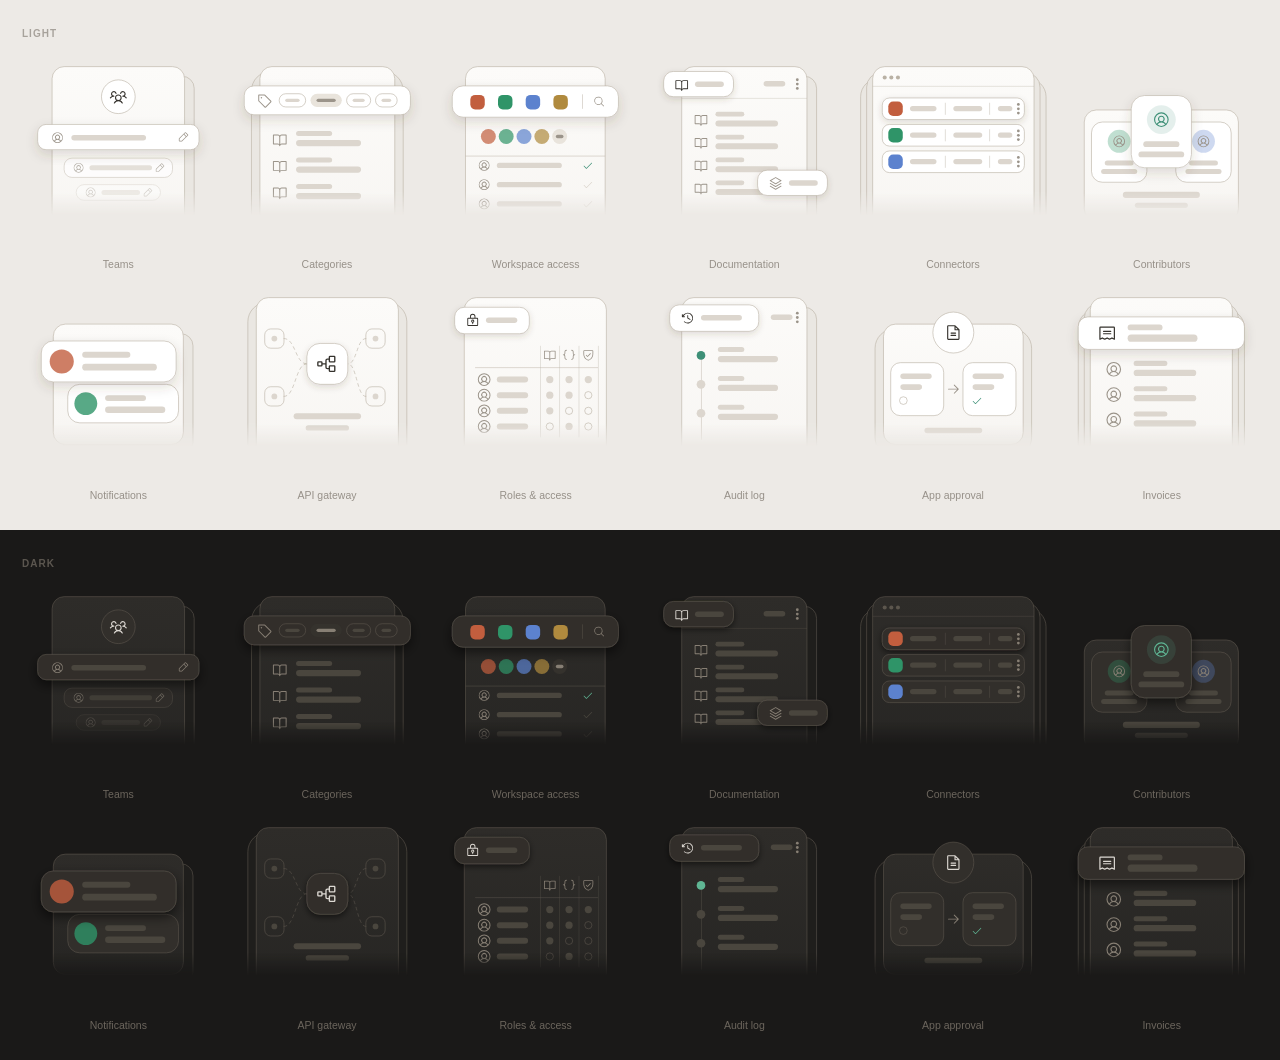
<file: examples/gallery.html>
<!doctype html><meta charset="utf-8">
<title>Illustration contact sheet</title>
<style>
/* Product UI Illustrations — token definitions.
   Preset: "Soft Layered" (warm neutral, layered depth, fade-out edge).

   One stroke colour for the entire system: --il-line. Every stroke in every
   illustration uses it, at width 0.5. Hierarchy comes from fills and elevation,
   never from varying line weight.

   The line is deliberately darker than a UI border would be: at half a unit it
   antialiases to roughly half its own value, so a lighter colour disappears.

   The steps between canvas → panel → surface are deliberately wider than a real
   product UI would use. At 160px an illustration has no text to carry hierarchy,
   so the surfaces have to do it alone. */

:root,
[data-theme="light"] {
  --il-canvas:       #EDEAE6;
  --il-ghost:        #EAE7E2;
  --il-panel:        #F7F5F2;
  --il-panel-top:    #FCFBF9;
  --il-line:         #B9B1A4;
  --il-surface:      #FFFFFF;
  --il-stroke:       #35322D;
  --il-stroke-soft:  #9B948A;
  --il-fill:         #DCD6CE;
  --il-fill-soft:    #E9E4DC;
  --il-accent:       #3E9077;
  --il-shadow-c:     #4A3F33;
  --il-shadow-o:     0.16;
}

[data-theme="dark"] {
  --il-canvas:       #1A1918;
  --il-ghost:        #1F1E1C;
  --il-panel:        #262523;
  --il-panel-top:    #2E2C29;
  --il-line:         #5C564D;
  --il-surface:      #322F2B;
  --il-stroke:       #DDD9D3;
  --il-stroke-soft:  #877F74;
  --il-fill:         #4A463E;
  --il-fill-soft:    #35322D;
  --il-accent:       #5FB694;
  --il-shadow-c:     #000000;
  --il-shadow-o:     0.55;
}

@media (prefers-color-scheme: dark) {
  :root:not([data-theme="light"]) {
    --il-canvas:       #1A1918;
    --il-ghost:        #1F1E1C;
    --il-panel:        #262523;
    --il-panel-top:    #2E2C29;
    --il-line:         #5C564D;
    --il-surface:      #322F2B;
    --il-stroke:       #DDD9D3;
    --il-stroke-soft:  #877F74;
    --il-fill:         #4A463E;
    --il-fill-soft:    #35322D;
    --il-accent:       #5FB694;
    --il-shadow-c:     #000000;
    --il-shadow-o:     0.55;
  }
}

.il { display: block; width: 100%; height: auto; }

  body { margin:0; font:13px/1.5 ui-sans-serif,-apple-system,"Segoe UI",Roboto,sans-serif; }
  .pane { padding:26px 22px; }
  .light { background:#EDEAE6; color:#7a736a; }
  .dark  { background:#1A1918; color:#877f74; }
  h2 { font-size:10px; letter-spacing:.1em; text-transform:uppercase; font-weight:600;
       margin:0 0 16px; opacity:.6; }
  .g { display:grid; grid-template-columns:repeat(6,1fr); gap:16px; align-items:start; }
  figure { margin:0; } .g svg { width:100%; display:block; }
  figcaption { margin-top:7px; font-size:10.5px; opacity:.75; text-align:center; }
</style>
<div class="pane light" data-theme="light"><h2>Light</h2><div class="g"><figure><svg viewBox="0 0 160 160" xmlns="http://www.w3.org/2000/svg" role="img" aria-label="Teams" class="il">
  <defs>
    <linearGradient id="fadeG-teamsl" x1="0" y1="0" x2="0" y2="1">
      <stop offset="0.7" stop-color="#fff"/><stop offset="0.82" stop-color="#000"/>
    </linearGradient>
    <mask id="fade-teamsl"><rect width="160" height="160" fill="url(#fadeG-teamsl)"/></mask>
    <linearGradient id="panelG-teamsl" x1="0" y1="0" x2="0" y2="1">
      <stop offset="0" stop-color="var(--il-panel-top, #FCFBF9)"/>
      <stop offset="1" stop-color="var(--il-panel, #F7F5F2)"/>
    </linearGradient>
    <filter id="lift-teamsl" x="-60%" y="-60%" width="220%" height="220%">
      <feDropShadow dx="0" dy="2" stdDeviation="2.6"
        flood-color="var(--il-shadow-c, #4A3F33)" flood-opacity="var(--il-shadow-o, 0.16)"/>
    </filter>
    <filter id="liftL-teamsl" x="-60%" y="-60%" width="220%" height="220%">
      <feDropShadow dx="0" dy="4" stdDeviation="5"
        flood-color="var(--il-shadow-c, #4A3F33)" flood-opacity="var(--il-shadow-o, 0.16)"/>
    </filter>
  </defs>
  <g mask="url(#fade-teamsl)">
<rect x="33" y="16" width="110" height="152" rx="10" fill="var(--il-ghost, #EAE7E2)" stroke="var(--il-line, #B9B1A4)" stroke-width="0.5"/><path d="M25 18a10 10 0 0 1 10 -10h90a10 10 0 0 1 10 10V160H25z" fill="url(#panelG-teamsl)" stroke="var(--il-line, #B9B1A4)" stroke-width="0.5"/><g opacity="0.7"><g><rect x="35.0" y="84.0" width="90.0" height="16.0" rx="6.5" fill="var(--il-surface, #FFFFFF)" stroke="var(--il-line, #B9B1A4)" stroke-width="0.5"/></g><g transform="translate(42.00 87.00) scale(0.03906)" fill="var(--il-stroke-soft, #9B948A)"><path d="M128,24A104,104,0,1,0,232,128,104.11,104.11,0,0,0,128,24ZM74.08,197.5a64,64,0,0,1,107.84,0,87.83,87.83,0,0,1-107.84,0ZM96,120a32,32,0,1,1,32,32A32,32,0,0,1,96,120Zm97.76,66.41a79.66,79.66,0,0,0-36.06-28.75,48,48,0,1,0-59.4,0,79.66,79.66,0,0,0-36.06,28.75,88,88,0,1,1,131.52,0Z"/></g><rect x="56.0" y="89.9" width="52.0" height="4.2" rx="2.10" fill="var(--il-fill, #DCD6CE)"/><g transform="translate(110.00 87.50) scale(0.03516)" fill="var(--il-stroke-soft, #9B948A)"><path d="M227.31,73.37,182.63,28.68a16,16,0,0,0-22.63,0L36.69,152A15.86,15.86,0,0,0,32,163.31V208a16,16,0,0,0,16,16H92.69A15.86,15.86,0,0,0,104,219.31L227.31,96a16,16,0,0,0,0-22.63ZM92.69,208H48V163.31l88-88L180.69,120ZM192,108.68,147.31,64l24-24L216,84.68Z"/></g></g><g opacity="0.4"><g><rect x="45.0" y="106.0" width="70.0" height="13.0" rx="6.5" fill="var(--il-surface, #FFFFFF)" stroke="var(--il-line, #B9B1A4)" stroke-width="0.5"/></g><g transform="translate(52.00 107.50) scale(0.03906)" fill="var(--il-stroke-soft, #9B948A)"><path d="M128,24A104,104,0,1,0,232,128,104.11,104.11,0,0,0,128,24ZM74.08,197.5a64,64,0,0,1,107.84,0,87.83,87.83,0,0,1-107.84,0ZM96,120a32,32,0,1,1,32,32A32,32,0,0,1,96,120Zm97.76,66.41a79.66,79.66,0,0,0-36.06-28.75,48,48,0,1,0-59.4,0,79.66,79.66,0,0,0-36.06,28.75,88,88,0,1,1,131.52,0Z"/></g><rect x="66.0" y="110.4" width="32.0" height="4.2" rx="2.10" fill="var(--il-fill, #DCD6CE)"/><g transform="translate(100.00 108.00) scale(0.03516)" fill="var(--il-stroke-soft, #9B948A)"><path d="M227.31,73.37,182.63,28.68a16,16,0,0,0-22.63,0L36.69,152A15.86,15.86,0,0,0,32,163.31V208a16,16,0,0,0,16,16H92.69A15.86,15.86,0,0,0,104,219.31L227.31,96a16,16,0,0,0,0-22.63ZM92.69,208H48V163.31l88-88L180.69,120ZM192,108.68,147.31,64l24-24L216,84.68Z"/></g></g>
  </g>
<g><circle cx="80" cy="33" r="14" fill="var(--il-surface, #FFFFFF)" stroke="var(--il-line, #B9B1A4)" stroke-width="0.5"/></g><g transform="translate(72.50 25.50) scale(0.05859)" fill="var(--il-stroke, #35322D)"><path d="M244.8,150.4a8,8,0,0,1-11.2-1.6A51.6,51.6,0,0,0,192,128a8,8,0,0,1-7.37-4.89,8,8,0,0,1,0-6.22A8,8,0,0,1,192,112a24,24,0,1,0-23.24-30,8,8,0,1,1-15.5-4A40,40,0,1,1,219,117.51a67.94,67.94,0,0,1,27.43,21.68A8,8,0,0,1,244.8,150.4ZM190.92,212a8,8,0,1,1-13.84,8,57,57,0,0,0-98.16,0,8,8,0,1,1-13.84-8,72.06,72.06,0,0,1,33.74-29.92,48,48,0,1,1,58.36,0A72.06,72.06,0,0,1,190.92,212ZM128,176a32,32,0,1,0-32-32A32,32,0,0,0,128,176ZM72,120a8,8,0,0,0-8-8A24,24,0,1,1,87.24,82a8,8,0,1,0,15.5-4A40,40,0,1,0,37,117.51,67.94,67.94,0,0,0,9.6,139.19a8,8,0,1,0,12.8,9.61A51.6,51.6,0,0,1,64,128,8,8,0,0,0,72,120Z"/></g><g filter="url(#liftL-teamsl)"><rect x="13.0" y="56.0" width="134.0" height="21.0" rx="7.0" fill="var(--il-surface, #FFFFFF)" stroke="var(--il-line, #B9B1A4)" stroke-width="0.5"/></g><g transform="translate(24.00 61.50) scale(0.04297)" fill="var(--il-stroke-soft, #9B948A)"><path d="M128,24A104,104,0,1,0,232,128,104.11,104.11,0,0,0,128,24ZM74.08,197.5a64,64,0,0,1,107.84,0,87.83,87.83,0,0,1-107.84,0ZM96,120a32,32,0,1,1,32,32A32,32,0,0,1,96,120Zm97.76,66.41a79.66,79.66,0,0,0-36.06-28.75,48,48,0,1,0-59.4,0,79.66,79.66,0,0,0-36.06,28.75,88,88,0,1,1,131.52,0Z"/></g><rect x="41.0" y="64.7" width="62.0" height="4.6" rx="2.30" fill="var(--il-fill, #DCD6CE)"/><g transform="translate(129.00 61.50) scale(0.03906)" fill="var(--il-stroke-soft, #9B948A)"><path d="M227.31,73.37,182.63,28.68a16,16,0,0,0-22.63,0L36.69,152A15.86,15.86,0,0,0,32,163.31V208a16,16,0,0,0,16,16H92.69A15.86,15.86,0,0,0,104,219.31L227.31,96a16,16,0,0,0,0-22.63ZM92.69,208H48V163.31l88-88L180.69,120ZM192,108.68,147.31,64l24-24L216,84.68Z"/></g>
</svg>
<figcaption>Teams</figcaption></figure><figure><svg viewBox="0 0 160 160" xmlns="http://www.w3.org/2000/svg" role="img" aria-label="Categories" class="il">
  <defs>
    <linearGradient id="fadeG-categoriesl" x1="0" y1="0" x2="0" y2="1">
      <stop offset="0.7" stop-color="#fff"/><stop offset="0.82" stop-color="#000"/>
    </linearGradient>
    <mask id="fade-categoriesl"><rect width="160" height="160" fill="url(#fadeG-categoriesl)"/></mask>
    <linearGradient id="panelG-categoriesl" x1="0" y1="0" x2="0" y2="1">
      <stop offset="0" stop-color="var(--il-panel-top, #FCFBF9)"/>
      <stop offset="1" stop-color="var(--il-panel, #F7F5F2)"/>
    </linearGradient>
    <filter id="lift-categoriesl" x="-60%" y="-60%" width="220%" height="220%">
      <feDropShadow dx="0" dy="2" stdDeviation="2.6"
        flood-color="var(--il-shadow-c, #4A3F33)" flood-opacity="var(--il-shadow-o, 0.16)"/>
    </filter>
    <filter id="liftL-categoriesl" x="-60%" y="-60%" width="220%" height="220%">
      <feDropShadow dx="0" dy="4" stdDeviation="5"
        flood-color="var(--il-shadow-c, #4A3F33)" flood-opacity="var(--il-shadow-o, 0.16)"/>
    </filter>
  </defs>
  <g mask="url(#fade-categoriesl)">
<rect x="17" y="12" width="126" height="158" rx="16" fill="var(--il-ghost, #EAE7E2)" stroke="var(--il-line, #B9B1A4)" stroke-width="0.5"/><path d="M24 18a10 10 0 0 1 10 -10h92a10 10 0 0 1 10 10V160H24z" fill="url(#panelG-categoriesl)" stroke="var(--il-line, #B9B1A4)" stroke-width="0.5"/><g transform="translate(34.00 62.00) scale(0.05078)" fill="var(--il-stroke-soft, #9B948A)"><path d="M232,48H160a40,40,0,0,0-32,16A40,40,0,0,0,96,48H24a8,8,0,0,0-8,8V200a8,8,0,0,0,8,8H96a24,24,0,0,1,24,24,8,8,0,0,0,16,0,24,24,0,0,1,24-24h72a8,8,0,0,0,8-8V56A8,8,0,0,0,232,48ZM96,192H32V64H96a24,24,0,0,1,24,24V200A39.81,39.81,0,0,0,96,192Zm128,0H160a39.81,39.81,0,0,0-24,8V88a24,24,0,0,1,24-24h64Z"/></g><rect x="54.0" y="61.5" width="30.0" height="4.2" rx="2.10" fill="var(--il-fill, #DCD6CE)"/><rect x="54.0" y="68.9" width="54.0" height="5.2" rx="2.60" fill="var(--il-fill, #DCD6CE)"/><g transform="translate(34.00 84.00) scale(0.05078)" fill="var(--il-stroke-soft, #9B948A)"><path d="M232,48H160a40,40,0,0,0-32,16A40,40,0,0,0,96,48H24a8,8,0,0,0-8,8V200a8,8,0,0,0,8,8H96a24,24,0,0,1,24,24,8,8,0,0,0,16,0,24,24,0,0,1,24-24h72a8,8,0,0,0,8-8V56A8,8,0,0,0,232,48ZM96,192H32V64H96a24,24,0,0,1,24,24V200A39.81,39.81,0,0,0,96,192Zm128,0H160a39.81,39.81,0,0,0-24,8V88a24,24,0,0,1,24-24h64Z"/></g><rect x="54.0" y="83.5" width="30.0" height="4.2" rx="2.10" fill="var(--il-fill, #DCD6CE)"/><rect x="54.0" y="90.9" width="54.0" height="5.2" rx="2.60" fill="var(--il-fill, #DCD6CE)"/><g transform="translate(34.00 106.00) scale(0.05078)" fill="var(--il-stroke-soft, #9B948A)"><path d="M232,48H160a40,40,0,0,0-32,16A40,40,0,0,0,96,48H24a8,8,0,0,0-8,8V200a8,8,0,0,0,8,8H96a24,24,0,0,1,24,24,8,8,0,0,0,16,0,24,24,0,0,1,24-24h72a8,8,0,0,0,8-8V56A8,8,0,0,0,232,48ZM96,192H32V64H96a24,24,0,0,1,24,24V200A39.81,39.81,0,0,0,96,192Zm128,0H160a39.81,39.81,0,0,0-24,8V88a24,24,0,0,1,24-24h64Z"/></g><rect x="54.0" y="105.5" width="30.0" height="4.2" rx="2.10" fill="var(--il-fill, #DCD6CE)"/><rect x="54.0" y="112.9" width="54.0" height="5.2" rx="2.60" fill="var(--il-fill, #DCD6CE)"/>
  </g>
<g filter="url(#liftL-categoriesl)"><rect x="11.0" y="24.0" width="138.0" height="24.0" rx="8.0" fill="var(--il-surface, #FFFFFF)" stroke="var(--il-line, #B9B1A4)" stroke-width="0.5"/></g><g transform="translate(21.00 29.50) scale(0.05078)" fill="var(--il-stroke-soft, #9B948A)"><path d="M243.31,136,144,36.69A15.86,15.86,0,0,0,132.69,32H40a8,8,0,0,0-8,8v92.69A15.86,15.86,0,0,0,36.69,144L136,243.31a16,16,0,0,0,22.63,0l84.68-84.68a16,16,0,0,0,0-22.63Zm-96,96L48,132.69V48h84.69L232,147.31ZM96,84A12,12,0,1,1,84,72,12,12,0,0,1,96,84Z"/></g><rect x="40.0" y="30.5" width="22.0" height="11" rx="5.5" fill="none" stroke="var(--il-line, #B9B1A4)" stroke-width="0.5"/><rect x="45.0" y="34.6" width="12.0" height="2.8" rx="1.40" fill="var(--il-fill, #DCD6CE)"/><rect x="66.0" y="30.5" width="26.0" height="11" rx="5.5" fill="var(--il-fill-soft, #E9E4DC)"/><rect x="71.0" y="34.6" width="16.0" height="2.8" rx="1.40" fill="var(--il-stroke-soft, #9B948A)"/><rect x="96.0" y="30.5" width="20.0" height="11" rx="5.5" fill="none" stroke="var(--il-line, #B9B1A4)" stroke-width="0.5"/><rect x="101.0" y="34.6" width="10.0" height="2.8" rx="1.40" fill="var(--il-fill, #DCD6CE)"/><rect x="120.0" y="30.5" width="18.0" height="11" rx="5.5" fill="none" stroke="var(--il-line, #B9B1A4)" stroke-width="0.5"/><rect x="125.0" y="34.6" width="8.0" height="2.8" rx="1.40" fill="var(--il-fill, #DCD6CE)"/>
</svg>
<figcaption>Categories</figcaption></figure><figure><svg viewBox="0 0 160 160" xmlns="http://www.w3.org/2000/svg" role="img" aria-label="Workspace access" class="il">
  <defs>
    <linearGradient id="fadeG-workspacel" x1="0" y1="0" x2="0" y2="1">
      <stop offset="0.7" stop-color="#fff"/><stop offset="0.82" stop-color="#000"/>
    </linearGradient>
    <mask id="fade-workspacel"><rect width="160" height="160" fill="url(#fadeG-workspacel)"/></mask>
    <linearGradient id="panelG-workspacel" x1="0" y1="0" x2="0" y2="1">
      <stop offset="0" stop-color="var(--il-panel-top, #FCFBF9)"/>
      <stop offset="1" stop-color="var(--il-panel, #F7F5F2)"/>
    </linearGradient>
    <filter id="lift-workspacel" x="-60%" y="-60%" width="220%" height="220%">
      <feDropShadow dx="0" dy="2" stdDeviation="2.6"
        flood-color="var(--il-shadow-c, #4A3F33)" flood-opacity="var(--il-shadow-o, 0.16)"/>
    </filter>
    <filter id="liftL-workspacel" x="-60%" y="-60%" width="220%" height="220%">
      <feDropShadow dx="0" dy="4" stdDeviation="5"
        flood-color="var(--il-shadow-c, #4A3F33)" flood-opacity="var(--il-shadow-o, 0.16)"/>
    </filter>
  </defs>
  <g mask="url(#fade-workspacel)">
<path d="M22 18a10 10 0 0 1 10 -10h96a10 10 0 0 1 10 10V160H22z" fill="url(#panelG-workspacel)" stroke="var(--il-line, #B9B1A4)" stroke-width="0.5"/><circle cx="41.0" cy="66" r="6.2" fill="#C25E3E" opacity="0.7"/><circle cx="55.8" cy="66" r="6.2" fill="#2F9468" opacity="0.7"/><circle cx="70.6" cy="66" r="6.2" fill="#5C82CE" opacity="0.7"/><circle cx="85.4" cy="66" r="6.2" fill="#B08A3E" opacity="0.7"/><circle cx="100.2" cy="66" r="6.2" fill="var(--il-fill-soft, #E9E4DC)"/><rect x="97.0" y="64.6" width="6.4" height="2.8" rx="1.40" fill="var(--il-stroke-soft, #9B948A)"/><rect x="22" y="82" width="116" height="0.5" fill="var(--il-line, #B9B1A4)" opacity="0.8"/><g transform="translate(32.00 84.50) scale(0.04297)" fill="var(--il-stroke-soft, #9B948A)"><path d="M128,24A104,104,0,1,0,232,128,104.11,104.11,0,0,0,128,24ZM74.08,197.5a64,64,0,0,1,107.84,0,87.83,87.83,0,0,1-107.84,0ZM96,120a32,32,0,1,1,32,32A32,32,0,0,1,96,120Zm97.76,66.41a79.66,79.66,0,0,0-36.06-28.75,48,48,0,1,0-59.4,0,79.66,79.66,0,0,0-36.06,28.75,88,88,0,1,1,131.52,0Z"/></g><rect x="48.0" y="87.8" width="54.0" height="4.4" rx="2.20" fill="var(--il-fill, #DCD6CE)"/><g transform="translate(119.00 85.50) scale(0.03516)" fill="var(--il-accent, #3E9077)"><path d="M229.66,77.66l-128,128a8,8,0,0,1-11.32,0l-56-56a8,8,0,0,1,11.32-11.32L96,188.69,218.34,66.34a8,8,0,0,1,11.32,11.32Z"/></g><g transform="translate(32.00 100.50) scale(0.04297)" fill="var(--il-stroke-soft, #9B948A)"><path d="M128,24A104,104,0,1,0,232,128,104.11,104.11,0,0,0,128,24ZM74.08,197.5a64,64,0,0,1,107.84,0,87.83,87.83,0,0,1-107.84,0ZM96,120a32,32,0,1,1,32,32A32,32,0,0,1,96,120Zm97.76,66.41a79.66,79.66,0,0,0-36.06-28.75,48,48,0,1,0-59.4,0,79.66,79.66,0,0,0-36.06,28.75,88,88,0,1,1,131.52,0Z"/></g><rect x="48.0" y="103.8" width="54.0" height="4.4" rx="2.20" fill="var(--il-fill, #DCD6CE)"/><g transform="translate(119.00 101.50) scale(0.03516)" fill="var(--il-fill, #DCD6CE)"><path d="M229.66,77.66l-128,128a8,8,0,0,1-11.32,0l-56-56a8,8,0,0,1,11.32-11.32L96,188.69,218.34,66.34a8,8,0,0,1,11.32,11.32Z"/></g><g transform="translate(32.00 116.50) scale(0.04297)" fill="var(--il-stroke-soft, #9B948A)"><path d="M128,24A104,104,0,1,0,232,128,104.11,104.11,0,0,0,128,24ZM74.08,197.5a64,64,0,0,1,107.84,0,87.83,87.83,0,0,1-107.84,0ZM96,120a32,32,0,1,1,32,32A32,32,0,0,1,96,120Zm97.76,66.41a79.66,79.66,0,0,0-36.06-28.75,48,48,0,1,0-59.4,0,79.66,79.66,0,0,0-36.06,28.75,88,88,0,1,1,131.52,0Z"/></g><rect x="48.0" y="119.8" width="54.0" height="4.4" rx="2.20" fill="var(--il-fill, #DCD6CE)"/><g transform="translate(119.00 117.50) scale(0.03516)" fill="var(--il-fill, #DCD6CE)"><path d="M229.66,77.66l-128,128a8,8,0,0,1-11.32,0l-56-56a8,8,0,0,1,11.32-11.32L96,188.69,218.34,66.34a8,8,0,0,1,11.32,11.32Z"/></g>
  </g>
<g filter="url(#liftL-workspacel)"><rect x="11.0" y="24.0" width="138.0" height="26.0" rx="9.0" fill="var(--il-surface, #FFFFFF)" stroke="var(--il-line, #B9B1A4)" stroke-width="0.5"/></g><rect x="26" y="31.5" width="12" height="12" rx="4" fill="#C25E3E"/><rect x="49" y="31.5" width="12" height="12" rx="4" fill="#2F9468"/><rect x="72" y="31.5" width="12" height="12" rx="4" fill="#5C82CE"/><rect x="95" y="31.5" width="12" height="12" rx="4" fill="#B08A3E"/><rect x="119" y="31" width="0.5" height="12" fill="var(--il-line, #B9B1A4)" opacity="0.8"/><g transform="translate(128.00 32.00) scale(0.03906)" fill="var(--il-stroke-soft, #9B948A)"><path d="M229.66,218.34l-50.07-50.06a88.11,88.11,0,1,0-11.31,11.31l50.06,50.07a8,8,0,0,0,11.32-11.32ZM40,112a72,72,0,1,1,72,72A72.08,72.08,0,0,1,40,112Z"/></g>
</svg>
<figcaption>Workspace access</figcaption></figure><figure><svg viewBox="0 0 160 160" xmlns="http://www.w3.org/2000/svg" role="img" aria-label="Documentation" class="il">
  <defs>
    <linearGradient id="fadeG-docsl" x1="0" y1="0" x2="0" y2="1">
      <stop offset="0.7" stop-color="#fff"/><stop offset="0.82" stop-color="#000"/>
    </linearGradient>
    <mask id="fade-docsl"><rect width="160" height="160" fill="url(#fadeG-docsl)"/></mask>
    <linearGradient id="panelG-docsl" x1="0" y1="0" x2="0" y2="1">
      <stop offset="0" stop-color="var(--il-panel-top, #FCFBF9)"/>
      <stop offset="1" stop-color="var(--il-panel, #F7F5F2)"/>
    </linearGradient>
    <filter id="lift-docsl" x="-60%" y="-60%" width="220%" height="220%">
      <feDropShadow dx="0" dy="2" stdDeviation="2.6"
        flood-color="var(--il-shadow-c, #4A3F33)" flood-opacity="var(--il-shadow-o, 0.16)"/>
    </filter>
    <filter id="liftL-docsl" x="-60%" y="-60%" width="220%" height="220%">
      <feDropShadow dx="0" dy="4" stdDeviation="5"
        flood-color="var(--il-shadow-c, #4A3F33)" flood-opacity="var(--il-shadow-o, 0.16)"/>
    </filter>
  </defs>
  <g mask="url(#fade-docsl)">
<rect x="36" y="16" width="104" height="152" rx="10" fill="var(--il-ghost, #EAE7E2)" stroke="var(--il-line, #B9B1A4)" stroke-width="0.5"/><path d="M28 18a10 10 0 0 1 10 -10h84a10 10 0 0 1 10 10V160H28z" fill="url(#panelG-docsl)" stroke="var(--il-line, #B9B1A4)" stroke-width="0.5"/><rect x="96.0" y="20.0" width="18.0" height="4.6" rx="2.30" fill="var(--il-fill, #DCD6CE)"/><circle cx="124.0" cy="18.9" r="1.15" fill="var(--il-stroke-soft, #9B948A)"/><circle cx="124.0" cy="22.5" r="1.15" fill="var(--il-stroke-soft, #9B948A)"/><circle cx="124.0" cy="26.1" r="1.15" fill="var(--il-stroke-soft, #9B948A)"/><rect x="28" y="34" width="104" height="0.5" fill="var(--il-line, #B9B1A4)" opacity="0.5"/><g transform="translate(38.00 46.00) scale(0.04688)" fill="var(--il-stroke-soft, #9B948A)"><path d="M232,48H160a40,40,0,0,0-32,16A40,40,0,0,0,96,48H24a8,8,0,0,0-8,8V200a8,8,0,0,0,8,8H96a24,24,0,0,1,24,24,8,8,0,0,0,16,0,24,24,0,0,1,24-24h72a8,8,0,0,0,8-8V56A8,8,0,0,0,232,48ZM96,192H32V64H96a24,24,0,0,1,24,24V200A39.81,39.81,0,0,0,96,192Zm128,0H160a39.81,39.81,0,0,0-24,8V88a24,24,0,0,1,24-24h64Z"/></g><rect x="56.0" y="45.5" width="24.0" height="4.0" rx="2.00" fill="var(--il-fill, #DCD6CE)"/><rect x="56.0" y="52.7" width="52.0" height="5.0" rx="2.50" fill="var(--il-fill, #DCD6CE)"/><g transform="translate(38.00 65.00) scale(0.04688)" fill="var(--il-stroke-soft, #9B948A)"><path d="M232,48H160a40,40,0,0,0-32,16A40,40,0,0,0,96,48H24a8,8,0,0,0-8,8V200a8,8,0,0,0,8,8H96a24,24,0,0,1,24,24,8,8,0,0,0,16,0,24,24,0,0,1,24-24h72a8,8,0,0,0,8-8V56A8,8,0,0,0,232,48ZM96,192H32V64H96a24,24,0,0,1,24,24V200A39.81,39.81,0,0,0,96,192Zm128,0H160a39.81,39.81,0,0,0-24,8V88a24,24,0,0,1,24-24h64Z"/></g><rect x="56.0" y="64.5" width="24.0" height="4.0" rx="2.00" fill="var(--il-fill, #DCD6CE)"/><rect x="56.0" y="71.7" width="52.0" height="5.0" rx="2.50" fill="var(--il-fill, #DCD6CE)"/><g transform="translate(38.00 84.00) scale(0.04688)" fill="var(--il-stroke-soft, #9B948A)"><path d="M232,48H160a40,40,0,0,0-32,16A40,40,0,0,0,96,48H24a8,8,0,0,0-8,8V200a8,8,0,0,0,8,8H96a24,24,0,0,1,24,24,8,8,0,0,0,16,0,24,24,0,0,1,24-24h72a8,8,0,0,0,8-8V56A8,8,0,0,0,232,48ZM96,192H32V64H96a24,24,0,0,1,24,24V200A39.81,39.81,0,0,0,96,192Zm128,0H160a39.81,39.81,0,0,0-24,8V88a24,24,0,0,1,24-24h64Z"/></g><rect x="56.0" y="83.5" width="24.0" height="4.0" rx="2.00" fill="var(--il-fill, #DCD6CE)"/><rect x="56.0" y="90.7" width="52.0" height="5.0" rx="2.50" fill="var(--il-fill, #DCD6CE)"/><g transform="translate(38.00 103.00) scale(0.04688)" fill="var(--il-stroke-soft, #9B948A)"><path d="M232,48H160a40,40,0,0,0-32,16A40,40,0,0,0,96,48H24a8,8,0,0,0-8,8V200a8,8,0,0,0,8,8H96a24,24,0,0,1,24,24,8,8,0,0,0,16,0,24,24,0,0,1,24-24h72a8,8,0,0,0,8-8V56A8,8,0,0,0,232,48ZM96,192H32V64H96a24,24,0,0,1,24,24V200A39.81,39.81,0,0,0,96,192Zm128,0H160a39.81,39.81,0,0,0-24,8V88a24,24,0,0,1,24-24h64Z"/></g><rect x="56.0" y="102.5" width="24.0" height="4.0" rx="2.00" fill="var(--il-fill, #DCD6CE)"/><rect x="56.0" y="109.7" width="52.0" height="5.0" rx="2.50" fill="var(--il-fill, #DCD6CE)"/>
  </g>
<g filter="url(#lift-docsl)"><rect x="13.0" y="12.0" width="58.0" height="21.0" rx="8.0" fill="var(--il-surface, #FFFFFF)" stroke="var(--il-line, #B9B1A4)" stroke-width="0.5"/></g><g transform="translate(22.00 17.00) scale(0.04688)" fill="var(--il-stroke, #35322D)"><path d="M232,48H160a40,40,0,0,0-32,16A40,40,0,0,0,96,48H24a8,8,0,0,0-8,8V200a8,8,0,0,0,8,8H96a24,24,0,0,1,24,24,8,8,0,0,0,16,0,24,24,0,0,1,24-24h72a8,8,0,0,0,8-8V56A8,8,0,0,0,232,48ZM96,192H32V64H96a24,24,0,0,1,24,24V200A39.81,39.81,0,0,0,96,192Zm128,0H160a39.81,39.81,0,0,0-24,8V88a24,24,0,0,1,24-24h64Z"/></g><rect x="39.0" y="20.4" width="24.0" height="4.6" rx="2.30" fill="var(--il-fill, #DCD6CE)"/><g filter="url(#lift-docsl)"><rect x="91.0" y="94.0" width="58.0" height="21.0" rx="8.0" fill="var(--il-surface, #FFFFFF)" stroke="var(--il-line, #B9B1A4)" stroke-width="0.5"/></g><g transform="translate(100.00 99.00) scale(0.04688)" fill="var(--il-stroke-soft, #9B948A)"><path d="M230.91,172A8,8,0,0,1,228,182.91l-96,56a8,8,0,0,1-8.06,0l-96-56A8,8,0,0,1,36,169.09l92,53.65,92-53.65A8,8,0,0,1,230.91,172ZM220,121.09l-92,53.65L36,121.09A8,8,0,0,0,28,134.91l96,56a8,8,0,0,0,8.06,0l96-56A8,8,0,1,0,220,121.09ZM24,80a8,8,0,0,1,4-6.91l96-56a8,8,0,0,1,8.06,0l96,56a8,8,0,0,1,0,13.82l-96,56a8,8,0,0,1-8.06,0l-96-56A8,8,0,0,1,24,80Zm23.88,0L128,126.74,208.12,80,128,33.26Z"/></g><rect x="117.0" y="102.4" width="24.0" height="4.6" rx="2.30" fill="var(--il-fill, #DCD6CE)"/>
</svg>
<figcaption>Documentation</figcaption></figure><figure><svg viewBox="0 0 160 160" xmlns="http://www.w3.org/2000/svg" role="img" aria-label="Connectors" class="il">
  <defs>
    <linearGradient id="fadeG-connectorsl" x1="0" y1="0" x2="0" y2="1">
      <stop offset="0.7" stop-color="#fff"/><stop offset="0.82" stop-color="#000"/>
    </linearGradient>
    <mask id="fade-connectorsl"><rect width="160" height="160" fill="url(#fadeG-connectorsl)"/></mask>
    <linearGradient id="panelG-connectorsl" x1="0" y1="0" x2="0" y2="1">
      <stop offset="0" stop-color="var(--il-panel-top, #FCFBF9)"/>
      <stop offset="1" stop-color="var(--il-panel, #F7F5F2)"/>
    </linearGradient>
    <filter id="lift-connectorsl" x="-60%" y="-60%" width="220%" height="220%">
      <feDropShadow dx="0" dy="2" stdDeviation="2.6"
        flood-color="var(--il-shadow-c, #4A3F33)" flood-opacity="var(--il-shadow-o, 0.16)"/>
    </filter>
    <filter id="liftL-connectorsl" x="-60%" y="-60%" width="220%" height="220%">
      <feDropShadow dx="0" dy="4" stdDeviation="5"
        flood-color="var(--il-shadow-c, #4A3F33)" flood-opacity="var(--il-shadow-o, 0.16)"/>
    </filter>
  </defs>
  <g mask="url(#fade-connectorsl)">
<rect x="3" y="18" width="154" height="152" rx="15" fill="var(--il-ghost, #EAE7E2)" stroke="var(--il-line, #B9B1A4)" stroke-width="0.5"/><rect x="8" y="13" width="144" height="152" rx="12" fill="var(--il-ghost, #EAE7E2)" stroke="var(--il-line, #B9B1A4)" stroke-width="0.5"/><path d="M13 18a10 10 0 0 1 10 -10h114a10 10 0 0 1 10 10V160H13z" fill="url(#panelG-connectorsl)" stroke="var(--il-line, #B9B1A4)" stroke-width="0.5"/><circle cx="23.0" cy="17.0" r="1.7" fill="var(--il-line, #B9B1A4)"/><circle cx="28.5" cy="17.0" r="1.7" fill="var(--il-line, #B9B1A4)"/><circle cx="34.0" cy="17.0" r="1.7" fill="var(--il-line, #B9B1A4)"/><rect x="13" y="24" width="134" height="0.5" fill="var(--il-line, #B9B1A4)" opacity="0.55"/><g filter="url(#lift-connectorsl)"><rect x="21.0" y="34.0" width="118.0" height="18.0" rx="6.0" fill="var(--il-surface, #FFFFFF)" stroke="var(--il-line, #B9B1A4)" stroke-width="0.5"/></g><rect x="26" y="37" width="12" height="12" rx="4" fill="#C25E3E"/><rect x="44.0" y="40.6" width="22.0" height="4.4" rx="2.20" fill="var(--il-fill, #DCD6CE)"/><rect x="73" y="38" width="0.5" height="10" fill="var(--il-line, #B9B1A4)" opacity="0.7"/><rect x="80.0" y="40.6" width="24.0" height="4.4" rx="2.20" fill="var(--il-fill, #DCD6CE)"/><rect x="110" y="38" width="0.5" height="10" fill="var(--il-line, #B9B1A4)" opacity="0.7"/><rect x="117.0" y="40.6" width="12.0" height="4.4" rx="2.20" fill="var(--il-fill, #DCD6CE)"/><circle cx="134.0" cy="39.4" r="1.15" fill="var(--il-stroke-soft, #9B948A)"/><circle cx="134.0" cy="43.0" r="1.15" fill="var(--il-stroke-soft, #9B948A)"/><circle cx="134.0" cy="46.6" r="1.15" fill="var(--il-stroke-soft, #9B948A)"/><g><rect x="21.0" y="56.0" width="118.0" height="18.0" rx="6.0" fill="var(--il-surface, #FFFFFF)" stroke="var(--il-line, #B9B1A4)" stroke-width="0.5"/></g><rect x="26" y="59" width="12" height="12" rx="4" fill="#2F9468"/><rect x="44.0" y="62.6" width="22.0" height="4.4" rx="2.20" fill="var(--il-fill, #DCD6CE)"/><rect x="73" y="60" width="0.5" height="10" fill="var(--il-line, #B9B1A4)" opacity="0.7"/><rect x="80.0" y="62.6" width="24.0" height="4.4" rx="2.20" fill="var(--il-fill, #DCD6CE)"/><rect x="110" y="60" width="0.5" height="10" fill="var(--il-line, #B9B1A4)" opacity="0.7"/><rect x="117.0" y="62.6" width="12.0" height="4.4" rx="2.20" fill="var(--il-fill, #DCD6CE)"/><circle cx="134.0" cy="61.4" r="1.15" fill="var(--il-stroke-soft, #9B948A)"/><circle cx="134.0" cy="65.0" r="1.15" fill="var(--il-stroke-soft, #9B948A)"/><circle cx="134.0" cy="68.6" r="1.15" fill="var(--il-stroke-soft, #9B948A)"/><g><rect x="21.0" y="78.0" width="118.0" height="18.0" rx="6.0" fill="var(--il-surface, #FFFFFF)" stroke="var(--il-line, #B9B1A4)" stroke-width="0.5"/></g><rect x="26" y="81" width="12" height="12" rx="4" fill="#5C82CE"/><rect x="44.0" y="84.6" width="22.0" height="4.4" rx="2.20" fill="var(--il-fill, #DCD6CE)"/><rect x="73" y="82" width="0.5" height="10" fill="var(--il-line, #B9B1A4)" opacity="0.7"/><rect x="80.0" y="84.6" width="24.0" height="4.4" rx="2.20" fill="var(--il-fill, #DCD6CE)"/><rect x="110" y="82" width="0.5" height="10" fill="var(--il-line, #B9B1A4)" opacity="0.7"/><rect x="117.0" y="84.6" width="12.0" height="4.4" rx="2.20" fill="var(--il-fill, #DCD6CE)"/><circle cx="134.0" cy="83.4" r="1.15" fill="var(--il-stroke-soft, #9B948A)"/><circle cx="134.0" cy="87.0" r="1.15" fill="var(--il-stroke-soft, #9B948A)"/><circle cx="134.0" cy="90.6" r="1.15" fill="var(--il-stroke-soft, #9B948A)"/>
  </g>

</svg>
<figcaption>Connectors</figcaption></figure><figure><svg viewBox="0 0 160 160" xmlns="http://www.w3.org/2000/svg" role="img" aria-label="Contributors" class="il">
  <defs>
    <linearGradient id="fadeG-contributorsl" x1="0" y1="0" x2="0" y2="1">
      <stop offset="0.7" stop-color="#fff"/><stop offset="0.82" stop-color="#000"/>
    </linearGradient>
    <mask id="fade-contributorsl"><rect width="160" height="160" fill="url(#fadeG-contributorsl)"/></mask>
    <linearGradient id="panelG-contributorsl" x1="0" y1="0" x2="0" y2="1">
      <stop offset="0" stop-color="var(--il-panel-top, #FCFBF9)"/>
      <stop offset="1" stop-color="var(--il-panel, #F7F5F2)"/>
    </linearGradient>
    <filter id="lift-contributorsl" x="-60%" y="-60%" width="220%" height="220%">
      <feDropShadow dx="0" dy="2" stdDeviation="2.6"
        flood-color="var(--il-shadow-c, #4A3F33)" flood-opacity="var(--il-shadow-o, 0.16)"/>
    </filter>
    <filter id="liftL-contributorsl" x="-60%" y="-60%" width="220%" height="220%">
      <feDropShadow dx="0" dy="4" stdDeviation="5"
        flood-color="var(--il-shadow-c, #4A3F33)" flood-opacity="var(--il-shadow-o, 0.16)"/>
    </filter>
  </defs>
  <g mask="url(#fade-contributorsl)">
<rect x="16" y="44" width="128" height="92" rx="10" fill="url(#panelG-contributorsl)" stroke="var(--il-line, #B9B1A4)" stroke-width="0.5"/><g><rect x="22.0" y="54.0" width="46.0" height="50.0" rx="9.0" fill="var(--il-surface, #FFFFFF)" stroke="var(--il-line, #B9B1A4)" stroke-width="0.5"/></g><circle cx="45" cy="70" r="9.5" fill="#2F9468" opacity="0.3"/><g transform="translate(39.00 64.00) scale(0.04688)" fill="var(--il-stroke-soft, #9B948A)"><path d="M128,24A104,104,0,1,0,232,128,104.11,104.11,0,0,0,128,24ZM74.08,197.5a64,64,0,0,1,107.84,0,87.83,87.83,0,0,1-107.84,0ZM96,120a32,32,0,1,1,32,32A32,32,0,0,1,96,120Zm97.76,66.41a79.66,79.66,0,0,0-36.06-28.75,48,48,0,1,0-59.4,0,79.66,79.66,0,0,0-36.06,28.75,88,88,0,1,1,131.52,0Z"/></g><rect x="33.0" y="86.0" width="24.0" height="4.2" rx="2.10" fill="var(--il-fill, #DCD6CE)"/><rect x="30.0" y="93.0" width="30.0" height="4.2" rx="2.10" fill="var(--il-fill, #DCD6CE)"/><g><rect x="92.0" y="54.0" width="46.0" height="50.0" rx="9.0" fill="var(--il-surface, #FFFFFF)" stroke="var(--il-line, #B9B1A4)" stroke-width="0.5"/></g><circle cx="115" cy="70" r="9.5" fill="#5C82CE" opacity="0.3"/><g transform="translate(109.00 64.00) scale(0.04688)" fill="var(--il-stroke-soft, #9B948A)"><path d="M128,24A104,104,0,1,0,232,128,104.11,104.11,0,0,0,128,24ZM74.08,197.5a64,64,0,0,1,107.84,0,87.83,87.83,0,0,1-107.84,0ZM96,120a32,32,0,1,1,32,32A32,32,0,0,1,96,120Zm97.76,66.41a79.66,79.66,0,0,0-36.06-28.75,48,48,0,1,0-59.4,0,79.66,79.66,0,0,0-36.06,28.75,88,88,0,1,1,131.52,0Z"/></g><rect x="103.0" y="86.0" width="24.0" height="4.2" rx="2.10" fill="var(--il-fill, #DCD6CE)"/><rect x="100.0" y="93.0" width="30.0" height="4.2" rx="2.10" fill="var(--il-fill, #DCD6CE)"/><rect x="48.0" y="112.0" width="64.0" height="5.0" rx="2.50" fill="var(--il-fill, #DCD6CE)"/><rect x="58.0" y="121.0" width="44.0" height="4.4" rx="2.20" fill="var(--il-fill, #DCD6CE)"/>
  </g>
<g filter="url(#liftL-contributorsl)"><rect x="55.0" y="32.0" width="50.0" height="60.0" rx="11.0" fill="var(--il-surface, #FFFFFF)" stroke="var(--il-line, #B9B1A4)" stroke-width="0.5"/></g><circle cx="80" cy="52" r="12" fill="var(--il-accent, #3E9077)" opacity="0.14"/><g transform="translate(72.50 44.50) scale(0.05859)" fill="var(--il-accent, #3E9077)"><path d="M128,24A104,104,0,1,0,232,128,104.11,104.11,0,0,0,128,24ZM74.08,197.5a64,64,0,0,1,107.84,0,87.83,87.83,0,0,1-107.84,0ZM96,120a32,32,0,1,1,32,32A32,32,0,0,1,96,120Zm97.76,66.41a79.66,79.66,0,0,0-36.06-28.75,48,48,0,1,0-59.4,0,79.66,79.66,0,0,0-36.06,28.75,88,88,0,1,1,131.52,0Z"/></g><rect x="65.0" y="70.0" width="30.0" height="4.8" rx="2.40" fill="var(--il-fill, #DCD6CE)"/><rect x="61.0" y="78.5" width="38.0" height="4.8" rx="2.40" fill="var(--il-fill, #DCD6CE)"/>
</svg>
<figcaption>Contributors</figcaption></figure><figure><svg viewBox="0 0 160 160" xmlns="http://www.w3.org/2000/svg" role="img" aria-label="Notifications" class="il">
  <defs>
    <linearGradient id="fadeG-notificationsl" x1="0" y1="0" x2="0" y2="1">
      <stop offset="0.7" stop-color="#fff"/><stop offset="0.82" stop-color="#000"/>
    </linearGradient>
    <mask id="fade-notificationsl"><rect width="160" height="160" fill="url(#fadeG-notificationsl)"/></mask>
    <linearGradient id="panelG-notificationsl" x1="0" y1="0" x2="0" y2="1">
      <stop offset="0" stop-color="var(--il-panel-top, #FCFBF9)"/>
      <stop offset="1" stop-color="var(--il-panel, #F7F5F2)"/>
    </linearGradient>
    <filter id="lift-notificationsl" x="-60%" y="-60%" width="220%" height="220%">
      <feDropShadow dx="0" dy="2" stdDeviation="2.6"
        flood-color="var(--il-shadow-c, #4A3F33)" flood-opacity="var(--il-shadow-o, 0.16)"/>
    </filter>
    <filter id="liftL-notificationsl" x="-60%" y="-60%" width="220%" height="220%">
      <feDropShadow dx="0" dy="4" stdDeviation="5"
        flood-color="var(--il-shadow-c, #4A3F33)" flood-opacity="var(--il-shadow-o, 0.16)"/>
    </filter>
  </defs>
  <g mask="url(#fade-notificationsl)">
<rect x="34" y="38" width="108" height="100" rx="10" fill="var(--il-ghost, #EAE7E2)" stroke="var(--il-line, #B9B1A4)" stroke-width="0.5"/><rect x="26" y="30" width="108" height="100" rx="10" fill="url(#panelG-notificationsl)" stroke="var(--il-line, #B9B1A4)" stroke-width="0.5"/><g><rect x="38.0" y="80.0" width="92.0" height="32.0" rx="10.0" fill="var(--il-surface, #FFFFFF)" stroke="var(--il-line, #B9B1A4)" stroke-width="0.5"/></g><circle cx="53" cy="96" r="9.5" fill="#2F9468" opacity="0.8"/><rect x="69.0" y="89.0" width="34.0" height="4.8" rx="2.40" fill="var(--il-fill, #DCD6CE)"/><rect x="69.0" y="98.5" width="50.0" height="5.4" rx="2.70" fill="var(--il-fill, #DCD6CE)"/>
  </g>
<g filter="url(#liftL-notificationsl)"><rect x="16.0" y="44.0" width="112.0" height="34.0" rx="10.0" fill="var(--il-surface, #FFFFFF)" stroke="var(--il-line, #B9B1A4)" stroke-width="0.5"/></g><circle cx="33" cy="61" r="10" fill="#C25E3E" opacity="0.8"/><rect x="50.0" y="53.0" width="40.0" height="5.0" rx="2.50" fill="var(--il-fill, #DCD6CE)"/><rect x="50.0" y="63.0" width="62.0" height="5.6" rx="2.80" fill="var(--il-fill, #DCD6CE)"/>
</svg>
<figcaption>Notifications</figcaption></figure><figure><svg viewBox="0 0 160 160" xmlns="http://www.w3.org/2000/svg" role="img" aria-label="API gateway" class="il">
  <defs>
    <linearGradient id="fadeG-gatewayl" x1="0" y1="0" x2="0" y2="1">
      <stop offset="0.7" stop-color="#fff"/><stop offset="0.82" stop-color="#000"/>
    </linearGradient>
    <mask id="fade-gatewayl"><rect width="160" height="160" fill="url(#fadeG-gatewayl)"/></mask>
    <linearGradient id="panelG-gatewayl" x1="0" y1="0" x2="0" y2="1">
      <stop offset="0" stop-color="var(--il-panel-top, #FCFBF9)"/>
      <stop offset="1" stop-color="var(--il-panel, #F7F5F2)"/>
    </linearGradient>
    <filter id="lift-gatewayl" x="-60%" y="-60%" width="220%" height="220%">
      <feDropShadow dx="0" dy="2" stdDeviation="2.6"
        flood-color="var(--il-shadow-c, #4A3F33)" flood-opacity="var(--il-shadow-o, 0.16)"/>
    </filter>
    <filter id="liftL-gatewayl" x="-60%" y="-60%" width="220%" height="220%">
      <feDropShadow dx="0" dy="4" stdDeviation="5"
        flood-color="var(--il-shadow-c, #4A3F33)" flood-opacity="var(--il-shadow-o, 0.16)"/>
    </filter>
  </defs>
  <g mask="url(#fade-gatewayl)">
<rect x="14" y="12" width="132" height="158" rx="16" fill="var(--il-ghost, #EAE7E2)" stroke="var(--il-line, #B9B1A4)" stroke-width="0.5"/><path d="M21 18a10 10 0 0 1 10 -10h98a10 10 0 0 1 10 10V160H21z" fill="url(#panelG-gatewayl)" stroke="var(--il-line, #B9B1A4)" stroke-width="0.5"/><path d="M44 42C53.5 42 53.5 63 63 63" fill="none" stroke="var(--il-line, #B9B1A4)" stroke-width="0.5" stroke-dasharray="2.4 3" stroke-linecap="round"/><rect x="28" y="34" width="16" height="16" rx="5" fill="none" stroke="var(--il-line, #B9B1A4)" stroke-width="0.5"/><circle cx="36.0" cy="42.0" r="2.4" fill="var(--il-fill, #DCD6CE)"/><path d="M44 90C53.5 90 53.5 63 63 63" fill="none" stroke="var(--il-line, #B9B1A4)" stroke-width="0.5" stroke-dasharray="2.4 3" stroke-linecap="round"/><rect x="28" y="82" width="16" height="16" rx="5" fill="none" stroke="var(--il-line, #B9B1A4)" stroke-width="0.5"/><circle cx="36.0" cy="90.0" r="2.4" fill="var(--il-fill, #DCD6CE)"/><path d="M112 42C104.5 42 104.5 63 97 63" fill="none" stroke="var(--il-line, #B9B1A4)" stroke-width="0.5" stroke-dasharray="2.4 3" stroke-linecap="round"/><rect x="112" y="34" width="16" height="16" rx="5" fill="none" stroke="var(--il-line, #B9B1A4)" stroke-width="0.5"/><circle cx="120.0" cy="42.0" r="2.4" fill="var(--il-fill, #DCD6CE)"/><path d="M112 90C104.5 90 104.5 63 97 63" fill="none" stroke="var(--il-line, #B9B1A4)" stroke-width="0.5" stroke-dasharray="2.4 3" stroke-linecap="round"/><rect x="112" y="82" width="16" height="16" rx="5" fill="none" stroke="var(--il-line, #B9B1A4)" stroke-width="0.5"/><circle cx="120.0" cy="90.0" r="2.4" fill="var(--il-fill, #DCD6CE)"/><rect x="52.0" y="104.0" width="56.0" height="5.0" rx="2.50" fill="var(--il-fill, #DCD6CE)"/><rect x="62.0" y="114.0" width="36.0" height="4.4" rx="2.20" fill="var(--il-fill, #DCD6CE)"/>
  </g>
<g filter="url(#lift-gatewayl)"><rect x="63.0" y="46.0" width="34.0" height="34.0" rx="11.0" fill="var(--il-surface, #FFFFFF)" stroke="var(--il-line, #B9B1A4)" stroke-width="0.5"/></g><g transform="translate(71.00 54.00) scale(0.07031)" fill="var(--il-stroke, #35322D)"><path d="M160,112h48a16,16,0,0,0,16-16V48a16,16,0,0,0-16-16H160a16,16,0,0,0-16,16V64H128a24,24,0,0,0-24,24v32H72v-8A16,16,0,0,0,56,96H24A16,16,0,0,0,8,112v32a16,16,0,0,0,16,16H56a16,16,0,0,0,16-16v-8h32v32a24,24,0,0,0,24,24h16v16a16,16,0,0,0,16,16h48a16,16,0,0,0,16-16V160a16,16,0,0,0-16-16H160a16,16,0,0,0-16,16v16H128a8,8,0,0,1-8-8V88a8,8,0,0,1,8-8h16V96A16,16,0,0,0,160,112ZM56,144H24V112H56v32Zm104,16h48v48H160Zm0-112h48V96H160Z"/></g>
</svg>
<figcaption>API gateway</figcaption></figure><figure><svg viewBox="0 0 160 160" xmlns="http://www.w3.org/2000/svg" role="img" aria-label="Roles &amp; access" class="il">
  <defs>
    <linearGradient id="fadeG-rolesl" x1="0" y1="0" x2="0" y2="1">
      <stop offset="0.7" stop-color="#fff"/><stop offset="0.82" stop-color="#000"/>
    </linearGradient>
    <mask id="fade-rolesl"><rect width="160" height="160" fill="url(#fadeG-rolesl)"/></mask>
    <linearGradient id="panelG-rolesl" x1="0" y1="0" x2="0" y2="1">
      <stop offset="0" stop-color="var(--il-panel-top, #FCFBF9)"/>
      <stop offset="1" stop-color="var(--il-panel, #F7F5F2)"/>
    </linearGradient>
    <filter id="lift-rolesl" x="-60%" y="-60%" width="220%" height="220%">
      <feDropShadow dx="0" dy="2" stdDeviation="2.6"
        flood-color="var(--il-shadow-c, #4A3F33)" flood-opacity="var(--il-shadow-o, 0.16)"/>
    </filter>
    <filter id="liftL-rolesl" x="-60%" y="-60%" width="220%" height="220%">
      <feDropShadow dx="0" dy="4" stdDeviation="5"
        flood-color="var(--il-shadow-c, #4A3F33)" flood-opacity="var(--il-shadow-o, 0.16)"/>
    </filter>
  </defs>
  <g mask="url(#fade-rolesl)">
<path d="M21 18a10 10 0 0 1 10 -10h98a10 10 0 0 1 10 10V160H21z" fill="url(#panelG-rolesl)" stroke="var(--il-line, #B9B1A4)" stroke-width="0.5"/><rect x="84" y="48" width="0.5" height="76" fill="var(--il-line, #B9B1A4)" opacity="0.55"/><rect x="100" y="48" width="0.5" height="76" fill="var(--il-line, #B9B1A4)" opacity="0.55"/><rect x="116" y="48" width="0.5" height="76" fill="var(--il-line, #B9B1A4)" opacity="0.55"/><rect x="132" y="48" width="0.5" height="76" fill="var(--il-line, #B9B1A4)" opacity="0.55"/><g transform="translate(86.50 50.00) scale(0.04297)" fill="var(--il-stroke-soft, #9B948A)"><path d="M232,48H160a40,40,0,0,0-32,16A40,40,0,0,0,96,48H24a8,8,0,0,0-8,8V200a8,8,0,0,0,8,8H96a24,24,0,0,1,24,24,8,8,0,0,0,16,0,24,24,0,0,1,24-24h72a8,8,0,0,0,8-8V56A8,8,0,0,0,232,48ZM96,192H32V64H96a24,24,0,0,1,24,24V200A39.81,39.81,0,0,0,96,192Zm128,0H160a39.81,39.81,0,0,0-24,8V88a24,24,0,0,1,24-24h64Z"/></g><g transform="translate(102.50 50.00) scale(0.04297)" fill="var(--il-stroke-soft, #9B948A)"><path d="M43.18,128a29.78,29.78,0,0,1,8,10.26c4.8,9.9,4.8,22,4.8,33.74,0,24.31,1,36,24,36a8,8,0,0,1,0,16c-17.48,0-29.32-6.14-35.2-18.26-4.8-9.9-4.8-22-4.8-33.74,0-24.31-1-36-24-36a8,8,0,0,1,0-16c23,0,24-11.69,24-36,0-11.72,0-23.84,4.8-33.74C50.68,38.14,62.52,32,80,32a8,8,0,0,1,0,16C57,48,56,59.69,56,84c0,11.72,0,23.84-4.8,33.74A29.78,29.78,0,0,1,43.18,128ZM240,120c-23,0-24-11.69-24-36,0-11.72,0-23.84-4.8-33.74C205.32,38.14,193.48,32,176,32a8,8,0,0,0,0,16c23,0,24,11.69,24,36,0,11.72,0,23.84,4.8,33.74a29.78,29.78,0,0,0,8,10.26,29.78,29.78,0,0,0-8,10.26c-4.8,9.9-4.8,22-4.8,33.74,0,24.31-1,36-24,36a8,8,0,0,0,0,16c17.48,0,29.32-6.14,35.2-18.26,4.8-9.9,4.8-22,4.8-33.74,0-24.31,1-36,24-36a8,8,0,0,0,0-16Z"/></g><g transform="translate(118.50 50.00) scale(0.04297)" fill="var(--il-stroke-soft, #9B948A)"><path d="M208,40H48A16,16,0,0,0,32,56v56c0,52.72,25.52,84.67,46.93,102.19,23.06,18.86,46,25.26,47,25.53a8,8,0,0,0,4.2,0c1-.27,23.91-6.67,47-25.53C198.48,196.67,224,164.72,224,112V56A16,16,0,0,0,208,40Zm0,72c0,37.07-13.66,67.16-40.6,89.42A129.3,129.3,0,0,1,128,223.62a128.25,128.25,0,0,1-38.92-21.81C61.82,179.51,48,149.3,48,112l0-56,160,0ZM82.34,141.66a8,8,0,0,1,11.32-11.32L112,148.69l50.34-50.35a8,8,0,0,1,11.32,11.32l-56,56a8,8,0,0,1-11.32,0Z"/></g><rect x="30" y="66" width="102" height="0.5" fill="var(--il-line, #B9B1A4)" opacity="0.8"/><g transform="translate(31.00 69.50) scale(0.05078)" fill="var(--il-stroke-soft, #9B948A)"><path d="M128,24A104,104,0,1,0,232,128,104.11,104.11,0,0,0,128,24ZM74.08,197.5a64,64,0,0,1,107.84,0,87.83,87.83,0,0,1-107.84,0ZM96,120a32,32,0,1,1,32,32A32,32,0,0,1,96,120Zm97.76,66.41a79.66,79.66,0,0,0-36.06-28.75,48,48,0,1,0-59.4,0,79.66,79.66,0,0,0-36.06,28.75,88,88,0,1,1,131.52,0Z"/></g><rect x="48.0" y="73.5" width="26.0" height="5.0" rx="2.50" fill="var(--il-fill, #DCD6CE)"/><circle cx="92.0" cy="76.0" r="3" fill="var(--il-fill, #DCD6CE)"/><circle cx="108.0" cy="76.0" r="3" fill="var(--il-fill, #DCD6CE)"/><circle cx="124.0" cy="76.0" r="3" fill="var(--il-fill, #DCD6CE)"/><g transform="translate(31.00 82.50) scale(0.05078)" fill="var(--il-stroke-soft, #9B948A)"><path d="M128,24A104,104,0,1,0,232,128,104.11,104.11,0,0,0,128,24ZM74.08,197.5a64,64,0,0,1,107.84,0,87.83,87.83,0,0,1-107.84,0ZM96,120a32,32,0,1,1,32,32A32,32,0,0,1,96,120Zm97.76,66.41a79.66,79.66,0,0,0-36.06-28.75,48,48,0,1,0-59.4,0,79.66,79.66,0,0,0-36.06,28.75,88,88,0,1,1,131.52,0Z"/></g><rect x="48.0" y="86.5" width="26.0" height="5.0" rx="2.50" fill="var(--il-fill, #DCD6CE)"/><circle cx="92.0" cy="89.0" r="3" fill="var(--il-fill, #DCD6CE)"/><circle cx="108.0" cy="89.0" r="3" fill="var(--il-fill, #DCD6CE)"/><circle cx="124.0" cy="89.0" r="3" fill="none" stroke="var(--il-line, #B9B1A4)" stroke-width="0.5"/><g transform="translate(31.00 95.50) scale(0.05078)" fill="var(--il-stroke-soft, #9B948A)"><path d="M128,24A104,104,0,1,0,232,128,104.11,104.11,0,0,0,128,24ZM74.08,197.5a64,64,0,0,1,107.84,0,87.83,87.83,0,0,1-107.84,0ZM96,120a32,32,0,1,1,32,32A32,32,0,0,1,96,120Zm97.76,66.41a79.66,79.66,0,0,0-36.06-28.75,48,48,0,1,0-59.4,0,79.66,79.66,0,0,0-36.06,28.75,88,88,0,1,1,131.52,0Z"/></g><rect x="48.0" y="99.5" width="26.0" height="5.0" rx="2.50" fill="var(--il-fill, #DCD6CE)"/><circle cx="92.0" cy="102.0" r="3" fill="var(--il-fill, #DCD6CE)"/><circle cx="108.0" cy="102.0" r="3" fill="none" stroke="var(--il-line, #B9B1A4)" stroke-width="0.5"/><circle cx="124.0" cy="102.0" r="3" fill="none" stroke="var(--il-line, #B9B1A4)" stroke-width="0.5"/><g transform="translate(31.00 108.50) scale(0.05078)" fill="var(--il-stroke-soft, #9B948A)"><path d="M128,24A104,104,0,1,0,232,128,104.11,104.11,0,0,0,128,24ZM74.08,197.5a64,64,0,0,1,107.84,0,87.83,87.83,0,0,1-107.84,0ZM96,120a32,32,0,1,1,32,32A32,32,0,0,1,96,120Zm97.76,66.41a79.66,79.66,0,0,0-36.06-28.75,48,48,0,1,0-59.4,0,79.66,79.66,0,0,0-36.06,28.75,88,88,0,1,1,131.52,0Z"/></g><rect x="48.0" y="112.5" width="26.0" height="5.0" rx="2.50" fill="var(--il-fill, #DCD6CE)"/><circle cx="92.0" cy="115.0" r="3" fill="none" stroke="var(--il-line, #B9B1A4)" stroke-width="0.5"/><circle cx="108.0" cy="115.0" r="3" fill="var(--il-fill, #DCD6CE)"/><circle cx="124.0" cy="115.0" r="3" fill="none" stroke="var(--il-line, #B9B1A4)" stroke-width="0.5"/>
  </g>
<g filter="url(#lift-rolesl)"><rect x="13.0" y="16.0" width="62.0" height="22.0" rx="8.0" fill="var(--il-surface, #FFFFFF)" stroke="var(--il-line, #B9B1A4)" stroke-width="0.5"/></g><g transform="translate(22.00 21.00) scale(0.04688)" fill="var(--il-stroke, #35322D)"><path d="M128,112a28,28,0,0,0-8,54.83V184a8,8,0,0,0,16,0V166.83A28,28,0,0,0,128,112Zm0,40a12,12,0,1,1,12-12A12,12,0,0,1,128,152Zm80-72H176V56a48,48,0,0,0-96,0V80H48A16,16,0,0,0,32,96V208a16,16,0,0,0,16,16H208a16,16,0,0,0,16-16V96A16,16,0,0,0,208,80ZM96,56a32,32,0,0,1,64,0V80H96ZM208,208H48V96H208V208Z"/></g><rect x="39.0" y="24.4" width="26.0" height="4.6" rx="2.30" fill="var(--il-fill, #DCD6CE)"/>
</svg>
<figcaption>Roles &amp; access</figcaption></figure><figure><svg viewBox="0 0 160 160" xmlns="http://www.w3.org/2000/svg" role="img" aria-label="Audit log" class="il">
  <defs>
    <linearGradient id="fadeG-auditl" x1="0" y1="0" x2="0" y2="1">
      <stop offset="0.7" stop-color="#fff"/><stop offset="0.82" stop-color="#000"/>
    </linearGradient>
    <mask id="fade-auditl"><rect width="160" height="160" fill="url(#fadeG-auditl)"/></mask>
    <linearGradient id="panelG-auditl" x1="0" y1="0" x2="0" y2="1">
      <stop offset="0" stop-color="var(--il-panel-top, #FCFBF9)"/>
      <stop offset="1" stop-color="var(--il-panel, #F7F5F2)"/>
    </linearGradient>
    <filter id="lift-auditl" x="-60%" y="-60%" width="220%" height="220%">
      <feDropShadow dx="0" dy="2" stdDeviation="2.6"
        flood-color="var(--il-shadow-c, #4A3F33)" flood-opacity="var(--il-shadow-o, 0.16)"/>
    </filter>
    <filter id="liftL-auditl" x="-60%" y="-60%" width="220%" height="220%">
      <feDropShadow dx="0" dy="4" stdDeviation="5"
        flood-color="var(--il-shadow-c, #4A3F33)" flood-opacity="var(--il-shadow-o, 0.16)"/>
    </filter>
  </defs>
  <g mask="url(#fade-auditl)">
<rect x="36" y="16" width="104" height="152" rx="10" fill="var(--il-ghost, #EAE7E2)" stroke="var(--il-line, #B9B1A4)" stroke-width="0.5"/><path d="M28 18a10 10 0 0 1 10 -10h84a10 10 0 0 1 10 10V160H28z" fill="url(#panelG-auditl)" stroke="var(--il-line, #B9B1A4)" stroke-width="0.5"/><rect x="44" y="56" width="0.5" height="70" fill="var(--il-line, #B9B1A4)" opacity="0.7"/><circle cx="44.0" cy="56.0" r="3.6" fill="var(--il-accent, #3E9077)"/><circle cx="44.0" cy="80.0" r="3.6" fill="var(--il-fill, #DCD6CE)"/><circle cx="44.0" cy="104.0" r="3.6" fill="var(--il-fill, #DCD6CE)"/><rect x="58.0" y="49.0" width="22.0" height="4.2" rx="2.10" fill="var(--il-fill, #DCD6CE)"/><rect x="58.0" y="56.4" width="50.0" height="5.2" rx="2.60" fill="var(--il-fill, #DCD6CE)"/><rect x="58.0" y="73.0" width="22.0" height="4.2" rx="2.10" fill="var(--il-fill, #DCD6CE)"/><rect x="58.0" y="80.4" width="50.0" height="5.2" rx="2.60" fill="var(--il-fill, #DCD6CE)"/><rect x="58.0" y="97.0" width="22.0" height="4.2" rx="2.10" fill="var(--il-fill, #DCD6CE)"/><rect x="58.0" y="104.4" width="50.0" height="5.2" rx="2.60" fill="var(--il-fill, #DCD6CE)"/><rect x="102.0" y="22.0" width="18.0" height="4.6" rx="2.30" fill="var(--il-fill, #DCD6CE)"/><circle cx="124.0" cy="20.9" r="1.15" fill="var(--il-stroke-soft, #9B948A)"/><circle cx="124.0" cy="24.5" r="1.15" fill="var(--il-stroke-soft, #9B948A)"/><circle cx="124.0" cy="28.1" r="1.15" fill="var(--il-stroke-soft, #9B948A)"/>
  </g>
<g filter="url(#lift-auditl)"><rect x="18.0" y="14.0" width="74.0" height="22.0" rx="8.0" fill="var(--il-surface, #FFFFFF)" stroke="var(--il-line, #B9B1A4)" stroke-width="0.5"/></g><g transform="translate(27.00 19.00) scale(0.04688)" fill="var(--il-stroke, #35322D)"><path d="M136,80v43.47l36.12,21.67a8,8,0,0,1-8.24,13.72l-40-24A8,8,0,0,1,120,128V80a8,8,0,0,1,16,0Zm-8-48A95.44,95.44,0,0,0,60.08,60.15C52.81,67.51,46.35,74.59,40,82V64a8,8,0,0,0-16,0v40a8,8,0,0,0,8,8H72a8,8,0,0,0,0-16H49c7.15-8.42,14.27-16.35,22.39-24.57a80,80,0,1,1,1.66,114.75,8,8,0,1,0-11,11.64A96,96,0,1,0,128,32Z"/></g><rect x="44.0" y="22.4" width="34.0" height="4.6" rx="2.30" fill="var(--il-fill, #DCD6CE)"/>
</svg>
<figcaption>Audit log</figcaption></figure><figure><svg viewBox="0 0 160 160" xmlns="http://www.w3.org/2000/svg" role="img" aria-label="App approval" class="il">
  <defs>
    <linearGradient id="fadeG-approvall" x1="0" y1="0" x2="0" y2="1">
      <stop offset="0.7" stop-color="#fff"/><stop offset="0.82" stop-color="#000"/>
    </linearGradient>
    <mask id="fade-approvall"><rect width="160" height="160" fill="url(#fadeG-approvall)"/></mask>
    <linearGradient id="panelG-approvall" x1="0" y1="0" x2="0" y2="1">
      <stop offset="0" stop-color="var(--il-panel-top, #FCFBF9)"/>
      <stop offset="1" stop-color="var(--il-panel, #F7F5F2)"/>
    </linearGradient>
    <filter id="lift-approvall" x="-60%" y="-60%" width="220%" height="220%">
      <feDropShadow dx="0" dy="2" stdDeviation="2.6"
        flood-color="var(--il-shadow-c, #4A3F33)" flood-opacity="var(--il-shadow-o, 0.16)"/>
    </filter>
    <filter id="liftL-approvall" x="-60%" y="-60%" width="220%" height="220%">
      <feDropShadow dx="0" dy="4" stdDeviation="5"
        flood-color="var(--il-shadow-c, #4A3F33)" flood-opacity="var(--il-shadow-o, 0.16)"/>
    </filter>
  </defs>
  <g mask="url(#fade-approvall)">
<rect x="15" y="34" width="130" height="106" rx="16" fill="var(--il-ghost, #EAE7E2)" stroke="var(--il-line, #B9B1A4)" stroke-width="0.5"/><rect x="22" y="30" width="116" height="100" rx="10" fill="url(#panelG-approvall)" stroke="var(--il-line, #B9B1A4)" stroke-width="0.5"/><g><rect x="28.0" y="62.0" width="44.0" height="44.0" rx="8.0" fill="var(--il-surface, #FFFFFF)" stroke="var(--il-line, #B9B1A4)" stroke-width="0.5"/></g><rect x="36.0" y="71.0" width="26.0" height="4.6" rx="2.30" fill="var(--il-fill, #DCD6CE)"/><rect x="36.0" y="80.0" width="18.0" height="4.6" rx="2.30" fill="var(--il-fill, #DCD6CE)"/><circle cx="38.5" cy="93.5" r="3.2" fill="none" stroke="var(--il-line, #B9B1A4)" stroke-width="0.5"/><g><rect x="88.0" y="62.0" width="44.0" height="44.0" rx="8.0" fill="var(--il-surface, #FFFFFF)" stroke="var(--il-line, #B9B1A4)" stroke-width="0.5"/></g><rect x="96.0" y="71.0" width="26.0" height="4.6" rx="2.30" fill="var(--il-fill, #DCD6CE)"/><rect x="96.0" y="80.0" width="18.0" height="4.6" rx="2.30" fill="var(--il-fill, #DCD6CE)"/><g transform="translate(95.00 89.00) scale(0.03516)" fill="var(--il-accent, #3E9077)"><path d="M229.66,77.66l-128,128a8,8,0,0,1-11.32,0l-56-56a8,8,0,0,1,11.32-11.32L96,188.69,218.34,66.34a8,8,0,0,1,11.32,11.32Z"/></g><g transform="translate(74.00 78.00) scale(0.04688)" fill="var(--il-stroke-soft, #9B948A)"><path d="M221.66,133.66l-72,72a8,8,0,0,1-11.32-11.32L196.69,136H40a8,8,0,0,1,0-16H196.69L138.34,61.66a8,8,0,0,1,11.32-11.32l72,72A8,8,0,0,1,221.66,133.66Z"/></g><rect x="56.0" y="116.0" width="48.0" height="4.6" rx="2.30" fill="var(--il-fill, #DCD6CE)"/>
  </g>
<g><circle cx="80" cy="37" r="17" fill="var(--il-surface, #FFFFFF)" stroke="var(--il-line, #B9B1A4)" stroke-width="0.5"/></g><g transform="translate(72.50 29.50) scale(0.05859)" fill="var(--il-stroke, #35322D)"><path d="M213.66,82.34l-56-56A8,8,0,0,0,152,24H56A16,16,0,0,0,40,40V216a16,16,0,0,0,16,16H200a16,16,0,0,0,16-16V88A8,8,0,0,0,213.66,82.34ZM160,51.31,188.69,80H160ZM200,216H56V40h88V88a8,8,0,0,0,8,8h48V216Zm-32-80a8,8,0,0,1-8,8H96a8,8,0,0,1,0-16h64A8,8,0,0,1,168,136Zm0,32a8,8,0,0,1-8,8H96a8,8,0,0,1,0-16h64A8,8,0,0,1,168,168Z"/></g>
</svg>
<figcaption>App approval</figcaption></figure><figure><svg viewBox="0 0 160 160" xmlns="http://www.w3.org/2000/svg" role="img" aria-label="Invoices" class="il">
  <defs>
    <linearGradient id="fadeG-billingl" x1="0" y1="0" x2="0" y2="1">
      <stop offset="0.7" stop-color="#fff"/><stop offset="0.82" stop-color="#000"/>
    </linearGradient>
    <mask id="fade-billingl"><rect width="160" height="160" fill="url(#fadeG-billingl)"/></mask>
    <linearGradient id="panelG-billingl" x1="0" y1="0" x2="0" y2="1">
      <stop offset="0" stop-color="var(--il-panel-top, #FCFBF9)"/>
      <stop offset="1" stop-color="var(--il-panel, #F7F5F2)"/>
    </linearGradient>
    <filter id="lift-billingl" x="-60%" y="-60%" width="220%" height="220%">
      <feDropShadow dx="0" dy="2" stdDeviation="2.6"
        flood-color="var(--il-shadow-c, #4A3F33)" flood-opacity="var(--il-shadow-o, 0.16)"/>
    </filter>
    <filter id="liftL-billingl" x="-60%" y="-60%" width="220%" height="220%">
      <feDropShadow dx="0" dy="4" stdDeviation="5"
        flood-color="var(--il-shadow-c, #4A3F33)" flood-opacity="var(--il-shadow-o, 0.16)"/>
    </filter>
  </defs>
  <g mask="url(#fade-billingl)">
<rect x="11" y="18" width="138" height="152" rx="15" fill="var(--il-ghost, #EAE7E2)" stroke="var(--il-line, #B9B1A4)" stroke-width="0.5"/><rect x="16" y="13" width="128" height="152" rx="12" fill="var(--il-ghost, #EAE7E2)" stroke="var(--il-line, #B9B1A4)" stroke-width="0.5"/><path d="M21 18a10 10 0 0 1 10 -10h98a10 10 0 0 1 10 10V160H21z" fill="url(#panelG-billingl)" stroke="var(--il-line, #B9B1A4)" stroke-width="0.5"/><g transform="translate(33.00 60.00) scale(0.05859)" fill="var(--il-stroke-soft, #9B948A)"><path d="M128,24A104,104,0,1,0,232,128,104.11,104.11,0,0,0,128,24ZM74.08,197.5a64,64,0,0,1,107.84,0,87.83,87.83,0,0,1-107.84,0ZM96,120a32,32,0,1,1,32,32A32,32,0,0,1,96,120Zm97.76,66.41a79.66,79.66,0,0,0-36.06-28.75,48,48,0,1,0-59.4,0,79.66,79.66,0,0,0-36.06,28.75,88,88,0,1,1,131.52,0Z"/></g><rect x="57.0" y="60.5" width="28.0" height="4.2" rx="2.10" fill="var(--il-fill, #DCD6CE)"/><rect x="57.0" y="67.9" width="52.0" height="5.2" rx="2.60" fill="var(--il-fill, #DCD6CE)"/><g transform="translate(33.00 81.00) scale(0.05859)" fill="var(--il-stroke-soft, #9B948A)"><path d="M128,24A104,104,0,1,0,232,128,104.11,104.11,0,0,0,128,24ZM74.08,197.5a64,64,0,0,1,107.84,0,87.83,87.83,0,0,1-107.84,0ZM96,120a32,32,0,1,1,32,32A32,32,0,0,1,96,120Zm97.76,66.41a79.66,79.66,0,0,0-36.06-28.75,48,48,0,1,0-59.4,0,79.66,79.66,0,0,0-36.06,28.75,88,88,0,1,1,131.52,0Z"/></g><rect x="57.0" y="81.5" width="28.0" height="4.2" rx="2.10" fill="var(--il-fill, #DCD6CE)"/><rect x="57.0" y="88.9" width="52.0" height="5.2" rx="2.60" fill="var(--il-fill, #DCD6CE)"/><g transform="translate(33.00 102.00) scale(0.05859)" fill="var(--il-stroke-soft, #9B948A)"><path d="M128,24A104,104,0,1,0,232,128,104.11,104.11,0,0,0,128,24ZM74.08,197.5a64,64,0,0,1,107.84,0,87.83,87.83,0,0,1-107.84,0ZM96,120a32,32,0,1,1,32,32A32,32,0,0,1,96,120Zm97.76,66.41a79.66,79.66,0,0,0-36.06-28.75,48,48,0,1,0-59.4,0,79.66,79.66,0,0,0-36.06,28.75,88,88,0,1,1,131.52,0Z"/></g><rect x="57.0" y="102.5" width="28.0" height="4.2" rx="2.10" fill="var(--il-fill, #DCD6CE)"/><rect x="57.0" y="109.9" width="52.0" height="5.2" rx="2.60" fill="var(--il-fill, #DCD6CE)"/>
  </g>
<g filter="url(#liftL-billingl)"><rect x="11.0" y="24.0" width="138.0" height="27.0" rx="8.0" fill="var(--il-surface, #FFFFFF)" stroke="var(--il-line, #B9B1A4)" stroke-width="0.5"/></g><g transform="translate(27.00 29.50) scale(0.06250)" fill="var(--il-stroke, #35322D)"><path d="M72,104a8,8,0,0,1,8-8h96a8,8,0,0,1,0,16H80A8,8,0,0,1,72,104Zm8,40h96a8,8,0,0,0,0-16H80a8,8,0,0,0,0,16ZM232,56V208a8,8,0,0,1-11.58,7.15L192,200.94l-28.42,14.21a8,8,0,0,1-7.16,0L128,200.94,99.58,215.15a8,8,0,0,1-7.16,0L64,200.94,35.58,215.15A8,8,0,0,1,24,208V56A16,16,0,0,1,40,40H216A16,16,0,0,1,232,56Zm-16,0H40V195.06l20.42-10.22a8,8,0,0,1,7.16,0L96,199.06l28.42-14.22a8,8,0,0,1,7.16,0L160,199.06l28.42-14.22a8,8,0,0,1,7.16,0L216,195.06Z"/></g><rect x="52.0" y="30.3" width="29.0" height="4.8" rx="2.40" fill="var(--il-fill, #DCD6CE)"/><rect x="52.0" y="38.7" width="58.0" height="6.0" rx="3.00" fill="var(--il-fill, #DCD6CE)"/>
</svg>
<figcaption>Invoices</figcaption></figure></div></div>
<div class="pane dark" data-theme="dark"><h2>Dark</h2><div class="g"><figure><svg viewBox="0 0 160 160" xmlns="http://www.w3.org/2000/svg" role="img" aria-label="Teams" class="il">
  <defs>
    <linearGradient id="fadeG-teamsd" x1="0" y1="0" x2="0" y2="1">
      <stop offset="0.7" stop-color="#fff"/><stop offset="0.82" stop-color="#000"/>
    </linearGradient>
    <mask id="fade-teamsd"><rect width="160" height="160" fill="url(#fadeG-teamsd)"/></mask>
    <linearGradient id="panelG-teamsd" x1="0" y1="0" x2="0" y2="1">
      <stop offset="0" stop-color="var(--il-panel-top, #FCFBF9)"/>
      <stop offset="1" stop-color="var(--il-panel, #F7F5F2)"/>
    </linearGradient>
    <filter id="lift-teamsd" x="-60%" y="-60%" width="220%" height="220%">
      <feDropShadow dx="0" dy="2" stdDeviation="2.6"
        flood-color="var(--il-shadow-c, #4A3F33)" flood-opacity="var(--il-shadow-o, 0.16)"/>
    </filter>
    <filter id="liftL-teamsd" x="-60%" y="-60%" width="220%" height="220%">
      <feDropShadow dx="0" dy="4" stdDeviation="5"
        flood-color="var(--il-shadow-c, #4A3F33)" flood-opacity="var(--il-shadow-o, 0.16)"/>
    </filter>
  </defs>
  <g mask="url(#fade-teamsd)">
<rect x="33" y="16" width="110" height="152" rx="10" fill="var(--il-ghost, #EAE7E2)" stroke="var(--il-line, #B9B1A4)" stroke-width="0.5"/><path d="M25 18a10 10 0 0 1 10 -10h90a10 10 0 0 1 10 10V160H25z" fill="url(#panelG-teamsd)" stroke="var(--il-line, #B9B1A4)" stroke-width="0.5"/><g opacity="0.7"><g><rect x="35.0" y="84.0" width="90.0" height="16.0" rx="6.5" fill="var(--il-surface, #FFFFFF)" stroke="var(--il-line, #B9B1A4)" stroke-width="0.5"/></g><g transform="translate(42.00 87.00) scale(0.03906)" fill="var(--il-stroke-soft, #9B948A)"><path d="M128,24A104,104,0,1,0,232,128,104.11,104.11,0,0,0,128,24ZM74.08,197.5a64,64,0,0,1,107.84,0,87.83,87.83,0,0,1-107.84,0ZM96,120a32,32,0,1,1,32,32A32,32,0,0,1,96,120Zm97.76,66.41a79.66,79.66,0,0,0-36.06-28.75,48,48,0,1,0-59.4,0,79.66,79.66,0,0,0-36.06,28.75,88,88,0,1,1,131.52,0Z"/></g><rect x="56.0" y="89.9" width="52.0" height="4.2" rx="2.10" fill="var(--il-fill, #DCD6CE)"/><g transform="translate(110.00 87.50) scale(0.03516)" fill="var(--il-stroke-soft, #9B948A)"><path d="M227.31,73.37,182.63,28.68a16,16,0,0,0-22.63,0L36.69,152A15.86,15.86,0,0,0,32,163.31V208a16,16,0,0,0,16,16H92.69A15.86,15.86,0,0,0,104,219.31L227.31,96a16,16,0,0,0,0-22.63ZM92.69,208H48V163.31l88-88L180.69,120ZM192,108.68,147.31,64l24-24L216,84.68Z"/></g></g><g opacity="0.4"><g><rect x="45.0" y="106.0" width="70.0" height="13.0" rx="6.5" fill="var(--il-surface, #FFFFFF)" stroke="var(--il-line, #B9B1A4)" stroke-width="0.5"/></g><g transform="translate(52.00 107.50) scale(0.03906)" fill="var(--il-stroke-soft, #9B948A)"><path d="M128,24A104,104,0,1,0,232,128,104.11,104.11,0,0,0,128,24ZM74.08,197.5a64,64,0,0,1,107.84,0,87.83,87.83,0,0,1-107.84,0ZM96,120a32,32,0,1,1,32,32A32,32,0,0,1,96,120Zm97.76,66.41a79.66,79.66,0,0,0-36.06-28.75,48,48,0,1,0-59.4,0,79.66,79.66,0,0,0-36.06,28.75,88,88,0,1,1,131.52,0Z"/></g><rect x="66.0" y="110.4" width="32.0" height="4.2" rx="2.10" fill="var(--il-fill, #DCD6CE)"/><g transform="translate(100.00 108.00) scale(0.03516)" fill="var(--il-stroke-soft, #9B948A)"><path d="M227.31,73.37,182.63,28.68a16,16,0,0,0-22.63,0L36.69,152A15.86,15.86,0,0,0,32,163.31V208a16,16,0,0,0,16,16H92.69A15.86,15.86,0,0,0,104,219.31L227.31,96a16,16,0,0,0,0-22.63ZM92.69,208H48V163.31l88-88L180.69,120ZM192,108.68,147.31,64l24-24L216,84.68Z"/></g></g>
  </g>
<g><circle cx="80" cy="33" r="14" fill="var(--il-surface, #FFFFFF)" stroke="var(--il-line, #B9B1A4)" stroke-width="0.5"/></g><g transform="translate(72.50 25.50) scale(0.05859)" fill="var(--il-stroke, #35322D)"><path d="M244.8,150.4a8,8,0,0,1-11.2-1.6A51.6,51.6,0,0,0,192,128a8,8,0,0,1-7.37-4.89,8,8,0,0,1,0-6.22A8,8,0,0,1,192,112a24,24,0,1,0-23.24-30,8,8,0,1,1-15.5-4A40,40,0,1,1,219,117.51a67.94,67.94,0,0,1,27.43,21.68A8,8,0,0,1,244.8,150.4ZM190.92,212a8,8,0,1,1-13.84,8,57,57,0,0,0-98.16,0,8,8,0,1,1-13.84-8,72.06,72.06,0,0,1,33.74-29.92,48,48,0,1,1,58.36,0A72.06,72.06,0,0,1,190.92,212ZM128,176a32,32,0,1,0-32-32A32,32,0,0,0,128,176ZM72,120a8,8,0,0,0-8-8A24,24,0,1,1,87.24,82a8,8,0,1,0,15.5-4A40,40,0,1,0,37,117.51,67.94,67.94,0,0,0,9.6,139.19a8,8,0,1,0,12.8,9.61A51.6,51.6,0,0,1,64,128,8,8,0,0,0,72,120Z"/></g><g filter="url(#liftL-teamsd)"><rect x="13.0" y="56.0" width="134.0" height="21.0" rx="7.0" fill="var(--il-surface, #FFFFFF)" stroke="var(--il-line, #B9B1A4)" stroke-width="0.5"/></g><g transform="translate(24.00 61.50) scale(0.04297)" fill="var(--il-stroke-soft, #9B948A)"><path d="M128,24A104,104,0,1,0,232,128,104.11,104.11,0,0,0,128,24ZM74.08,197.5a64,64,0,0,1,107.84,0,87.83,87.83,0,0,1-107.84,0ZM96,120a32,32,0,1,1,32,32A32,32,0,0,1,96,120Zm97.76,66.41a79.66,79.66,0,0,0-36.06-28.75,48,48,0,1,0-59.4,0,79.66,79.66,0,0,0-36.06,28.75,88,88,0,1,1,131.52,0Z"/></g><rect x="41.0" y="64.7" width="62.0" height="4.6" rx="2.30" fill="var(--il-fill, #DCD6CE)"/><g transform="translate(129.00 61.50) scale(0.03906)" fill="var(--il-stroke-soft, #9B948A)"><path d="M227.31,73.37,182.63,28.68a16,16,0,0,0-22.63,0L36.69,152A15.86,15.86,0,0,0,32,163.31V208a16,16,0,0,0,16,16H92.69A15.86,15.86,0,0,0,104,219.31L227.31,96a16,16,0,0,0,0-22.63ZM92.69,208H48V163.31l88-88L180.69,120ZM192,108.68,147.31,64l24-24L216,84.68Z"/></g>
</svg>
<figcaption>Teams</figcaption></figure><figure><svg viewBox="0 0 160 160" xmlns="http://www.w3.org/2000/svg" role="img" aria-label="Categories" class="il">
  <defs>
    <linearGradient id="fadeG-categoriesd" x1="0" y1="0" x2="0" y2="1">
      <stop offset="0.7" stop-color="#fff"/><stop offset="0.82" stop-color="#000"/>
    </linearGradient>
    <mask id="fade-categoriesd"><rect width="160" height="160" fill="url(#fadeG-categoriesd)"/></mask>
    <linearGradient id="panelG-categoriesd" x1="0" y1="0" x2="0" y2="1">
      <stop offset="0" stop-color="var(--il-panel-top, #FCFBF9)"/>
      <stop offset="1" stop-color="var(--il-panel, #F7F5F2)"/>
    </linearGradient>
    <filter id="lift-categoriesd" x="-60%" y="-60%" width="220%" height="220%">
      <feDropShadow dx="0" dy="2" stdDeviation="2.6"
        flood-color="var(--il-shadow-c, #4A3F33)" flood-opacity="var(--il-shadow-o, 0.16)"/>
    </filter>
    <filter id="liftL-categoriesd" x="-60%" y="-60%" width="220%" height="220%">
      <feDropShadow dx="0" dy="4" stdDeviation="5"
        flood-color="var(--il-shadow-c, #4A3F33)" flood-opacity="var(--il-shadow-o, 0.16)"/>
    </filter>
  </defs>
  <g mask="url(#fade-categoriesd)">
<rect x="17" y="12" width="126" height="158" rx="16" fill="var(--il-ghost, #EAE7E2)" stroke="var(--il-line, #B9B1A4)" stroke-width="0.5"/><path d="M24 18a10 10 0 0 1 10 -10h92a10 10 0 0 1 10 10V160H24z" fill="url(#panelG-categoriesd)" stroke="var(--il-line, #B9B1A4)" stroke-width="0.5"/><g transform="translate(34.00 62.00) scale(0.05078)" fill="var(--il-stroke-soft, #9B948A)"><path d="M232,48H160a40,40,0,0,0-32,16A40,40,0,0,0,96,48H24a8,8,0,0,0-8,8V200a8,8,0,0,0,8,8H96a24,24,0,0,1,24,24,8,8,0,0,0,16,0,24,24,0,0,1,24-24h72a8,8,0,0,0,8-8V56A8,8,0,0,0,232,48ZM96,192H32V64H96a24,24,0,0,1,24,24V200A39.81,39.81,0,0,0,96,192Zm128,0H160a39.81,39.81,0,0,0-24,8V88a24,24,0,0,1,24-24h64Z"/></g><rect x="54.0" y="61.5" width="30.0" height="4.2" rx="2.10" fill="var(--il-fill, #DCD6CE)"/><rect x="54.0" y="68.9" width="54.0" height="5.2" rx="2.60" fill="var(--il-fill, #DCD6CE)"/><g transform="translate(34.00 84.00) scale(0.05078)" fill="var(--il-stroke-soft, #9B948A)"><path d="M232,48H160a40,40,0,0,0-32,16A40,40,0,0,0,96,48H24a8,8,0,0,0-8,8V200a8,8,0,0,0,8,8H96a24,24,0,0,1,24,24,8,8,0,0,0,16,0,24,24,0,0,1,24-24h72a8,8,0,0,0,8-8V56A8,8,0,0,0,232,48ZM96,192H32V64H96a24,24,0,0,1,24,24V200A39.81,39.81,0,0,0,96,192Zm128,0H160a39.81,39.81,0,0,0-24,8V88a24,24,0,0,1,24-24h64Z"/></g><rect x="54.0" y="83.5" width="30.0" height="4.2" rx="2.10" fill="var(--il-fill, #DCD6CE)"/><rect x="54.0" y="90.9" width="54.0" height="5.2" rx="2.60" fill="var(--il-fill, #DCD6CE)"/><g transform="translate(34.00 106.00) scale(0.05078)" fill="var(--il-stroke-soft, #9B948A)"><path d="M232,48H160a40,40,0,0,0-32,16A40,40,0,0,0,96,48H24a8,8,0,0,0-8,8V200a8,8,0,0,0,8,8H96a24,24,0,0,1,24,24,8,8,0,0,0,16,0,24,24,0,0,1,24-24h72a8,8,0,0,0,8-8V56A8,8,0,0,0,232,48ZM96,192H32V64H96a24,24,0,0,1,24,24V200A39.81,39.81,0,0,0,96,192Zm128,0H160a39.81,39.81,0,0,0-24,8V88a24,24,0,0,1,24-24h64Z"/></g><rect x="54.0" y="105.5" width="30.0" height="4.2" rx="2.10" fill="var(--il-fill, #DCD6CE)"/><rect x="54.0" y="112.9" width="54.0" height="5.2" rx="2.60" fill="var(--il-fill, #DCD6CE)"/>
  </g>
<g filter="url(#liftL-categoriesd)"><rect x="11.0" y="24.0" width="138.0" height="24.0" rx="8.0" fill="var(--il-surface, #FFFFFF)" stroke="var(--il-line, #B9B1A4)" stroke-width="0.5"/></g><g transform="translate(21.00 29.50) scale(0.05078)" fill="var(--il-stroke-soft, #9B948A)"><path d="M243.31,136,144,36.69A15.86,15.86,0,0,0,132.69,32H40a8,8,0,0,0-8,8v92.69A15.86,15.86,0,0,0,36.69,144L136,243.31a16,16,0,0,0,22.63,0l84.68-84.68a16,16,0,0,0,0-22.63Zm-96,96L48,132.69V48h84.69L232,147.31ZM96,84A12,12,0,1,1,84,72,12,12,0,0,1,96,84Z"/></g><rect x="40.0" y="30.5" width="22.0" height="11" rx="5.5" fill="none" stroke="var(--il-line, #B9B1A4)" stroke-width="0.5"/><rect x="45.0" y="34.6" width="12.0" height="2.8" rx="1.40" fill="var(--il-fill, #DCD6CE)"/><rect x="66.0" y="30.5" width="26.0" height="11" rx="5.5" fill="var(--il-fill-soft, #E9E4DC)"/><rect x="71.0" y="34.6" width="16.0" height="2.8" rx="1.40" fill="var(--il-stroke-soft, #9B948A)"/><rect x="96.0" y="30.5" width="20.0" height="11" rx="5.5" fill="none" stroke="var(--il-line, #B9B1A4)" stroke-width="0.5"/><rect x="101.0" y="34.6" width="10.0" height="2.8" rx="1.40" fill="var(--il-fill, #DCD6CE)"/><rect x="120.0" y="30.5" width="18.0" height="11" rx="5.5" fill="none" stroke="var(--il-line, #B9B1A4)" stroke-width="0.5"/><rect x="125.0" y="34.6" width="8.0" height="2.8" rx="1.40" fill="var(--il-fill, #DCD6CE)"/>
</svg>
<figcaption>Categories</figcaption></figure><figure><svg viewBox="0 0 160 160" xmlns="http://www.w3.org/2000/svg" role="img" aria-label="Workspace access" class="il">
  <defs>
    <linearGradient id="fadeG-workspaced" x1="0" y1="0" x2="0" y2="1">
      <stop offset="0.7" stop-color="#fff"/><stop offset="0.82" stop-color="#000"/>
    </linearGradient>
    <mask id="fade-workspaced"><rect width="160" height="160" fill="url(#fadeG-workspaced)"/></mask>
    <linearGradient id="panelG-workspaced" x1="0" y1="0" x2="0" y2="1">
      <stop offset="0" stop-color="var(--il-panel-top, #FCFBF9)"/>
      <stop offset="1" stop-color="var(--il-panel, #F7F5F2)"/>
    </linearGradient>
    <filter id="lift-workspaced" x="-60%" y="-60%" width="220%" height="220%">
      <feDropShadow dx="0" dy="2" stdDeviation="2.6"
        flood-color="var(--il-shadow-c, #4A3F33)" flood-opacity="var(--il-shadow-o, 0.16)"/>
    </filter>
    <filter id="liftL-workspaced" x="-60%" y="-60%" width="220%" height="220%">
      <feDropShadow dx="0" dy="4" stdDeviation="5"
        flood-color="var(--il-shadow-c, #4A3F33)" flood-opacity="var(--il-shadow-o, 0.16)"/>
    </filter>
  </defs>
  <g mask="url(#fade-workspaced)">
<path d="M22 18a10 10 0 0 1 10 -10h96a10 10 0 0 1 10 10V160H22z" fill="url(#panelG-workspaced)" stroke="var(--il-line, #B9B1A4)" stroke-width="0.5"/><circle cx="41.0" cy="66" r="6.2" fill="#C25E3E" opacity="0.7"/><circle cx="55.8" cy="66" r="6.2" fill="#2F9468" opacity="0.7"/><circle cx="70.6" cy="66" r="6.2" fill="#5C82CE" opacity="0.7"/><circle cx="85.4" cy="66" r="6.2" fill="#B08A3E" opacity="0.7"/><circle cx="100.2" cy="66" r="6.2" fill="var(--il-fill-soft, #E9E4DC)"/><rect x="97.0" y="64.6" width="6.4" height="2.8" rx="1.40" fill="var(--il-stroke-soft, #9B948A)"/><rect x="22" y="82" width="116" height="0.5" fill="var(--il-line, #B9B1A4)" opacity="0.8"/><g transform="translate(32.00 84.50) scale(0.04297)" fill="var(--il-stroke-soft, #9B948A)"><path d="M128,24A104,104,0,1,0,232,128,104.11,104.11,0,0,0,128,24ZM74.08,197.5a64,64,0,0,1,107.84,0,87.83,87.83,0,0,1-107.84,0ZM96,120a32,32,0,1,1,32,32A32,32,0,0,1,96,120Zm97.76,66.41a79.66,79.66,0,0,0-36.06-28.75,48,48,0,1,0-59.4,0,79.66,79.66,0,0,0-36.06,28.75,88,88,0,1,1,131.52,0Z"/></g><rect x="48.0" y="87.8" width="54.0" height="4.4" rx="2.20" fill="var(--il-fill, #DCD6CE)"/><g transform="translate(119.00 85.50) scale(0.03516)" fill="var(--il-accent, #3E9077)"><path d="M229.66,77.66l-128,128a8,8,0,0,1-11.32,0l-56-56a8,8,0,0,1,11.32-11.32L96,188.69,218.34,66.34a8,8,0,0,1,11.32,11.32Z"/></g><g transform="translate(32.00 100.50) scale(0.04297)" fill="var(--il-stroke-soft, #9B948A)"><path d="M128,24A104,104,0,1,0,232,128,104.11,104.11,0,0,0,128,24ZM74.08,197.5a64,64,0,0,1,107.84,0,87.83,87.83,0,0,1-107.84,0ZM96,120a32,32,0,1,1,32,32A32,32,0,0,1,96,120Zm97.76,66.41a79.66,79.66,0,0,0-36.06-28.75,48,48,0,1,0-59.4,0,79.66,79.66,0,0,0-36.06,28.75,88,88,0,1,1,131.52,0Z"/></g><rect x="48.0" y="103.8" width="54.0" height="4.4" rx="2.20" fill="var(--il-fill, #DCD6CE)"/><g transform="translate(119.00 101.50) scale(0.03516)" fill="var(--il-fill, #DCD6CE)"><path d="M229.66,77.66l-128,128a8,8,0,0,1-11.32,0l-56-56a8,8,0,0,1,11.32-11.32L96,188.69,218.34,66.34a8,8,0,0,1,11.32,11.32Z"/></g><g transform="translate(32.00 116.50) scale(0.04297)" fill="var(--il-stroke-soft, #9B948A)"><path d="M128,24A104,104,0,1,0,232,128,104.11,104.11,0,0,0,128,24ZM74.08,197.5a64,64,0,0,1,107.84,0,87.83,87.83,0,0,1-107.84,0ZM96,120a32,32,0,1,1,32,32A32,32,0,0,1,96,120Zm97.76,66.41a79.66,79.66,0,0,0-36.06-28.75,48,48,0,1,0-59.4,0,79.66,79.66,0,0,0-36.06,28.75,88,88,0,1,1,131.52,0Z"/></g><rect x="48.0" y="119.8" width="54.0" height="4.4" rx="2.20" fill="var(--il-fill, #DCD6CE)"/><g transform="translate(119.00 117.50) scale(0.03516)" fill="var(--il-fill, #DCD6CE)"><path d="M229.66,77.66l-128,128a8,8,0,0,1-11.32,0l-56-56a8,8,0,0,1,11.32-11.32L96,188.69,218.34,66.34a8,8,0,0,1,11.32,11.32Z"/></g>
  </g>
<g filter="url(#liftL-workspaced)"><rect x="11.0" y="24.0" width="138.0" height="26.0" rx="9.0" fill="var(--il-surface, #FFFFFF)" stroke="var(--il-line, #B9B1A4)" stroke-width="0.5"/></g><rect x="26" y="31.5" width="12" height="12" rx="4" fill="#C25E3E"/><rect x="49" y="31.5" width="12" height="12" rx="4" fill="#2F9468"/><rect x="72" y="31.5" width="12" height="12" rx="4" fill="#5C82CE"/><rect x="95" y="31.5" width="12" height="12" rx="4" fill="#B08A3E"/><rect x="119" y="31" width="0.5" height="12" fill="var(--il-line, #B9B1A4)" opacity="0.8"/><g transform="translate(128.00 32.00) scale(0.03906)" fill="var(--il-stroke-soft, #9B948A)"><path d="M229.66,218.34l-50.07-50.06a88.11,88.11,0,1,0-11.31,11.31l50.06,50.07a8,8,0,0,0,11.32-11.32ZM40,112a72,72,0,1,1,72,72A72.08,72.08,0,0,1,40,112Z"/></g>
</svg>
<figcaption>Workspace access</figcaption></figure><figure><svg viewBox="0 0 160 160" xmlns="http://www.w3.org/2000/svg" role="img" aria-label="Documentation" class="il">
  <defs>
    <linearGradient id="fadeG-docsd" x1="0" y1="0" x2="0" y2="1">
      <stop offset="0.7" stop-color="#fff"/><stop offset="0.82" stop-color="#000"/>
    </linearGradient>
    <mask id="fade-docsd"><rect width="160" height="160" fill="url(#fadeG-docsd)"/></mask>
    <linearGradient id="panelG-docsd" x1="0" y1="0" x2="0" y2="1">
      <stop offset="0" stop-color="var(--il-panel-top, #FCFBF9)"/>
      <stop offset="1" stop-color="var(--il-panel, #F7F5F2)"/>
    </linearGradient>
    <filter id="lift-docsd" x="-60%" y="-60%" width="220%" height="220%">
      <feDropShadow dx="0" dy="2" stdDeviation="2.6"
        flood-color="var(--il-shadow-c, #4A3F33)" flood-opacity="var(--il-shadow-o, 0.16)"/>
    </filter>
    <filter id="liftL-docsd" x="-60%" y="-60%" width="220%" height="220%">
      <feDropShadow dx="0" dy="4" stdDeviation="5"
        flood-color="var(--il-shadow-c, #4A3F33)" flood-opacity="var(--il-shadow-o, 0.16)"/>
    </filter>
  </defs>
  <g mask="url(#fade-docsd)">
<rect x="36" y="16" width="104" height="152" rx="10" fill="var(--il-ghost, #EAE7E2)" stroke="var(--il-line, #B9B1A4)" stroke-width="0.5"/><path d="M28 18a10 10 0 0 1 10 -10h84a10 10 0 0 1 10 10V160H28z" fill="url(#panelG-docsd)" stroke="var(--il-line, #B9B1A4)" stroke-width="0.5"/><rect x="96.0" y="20.0" width="18.0" height="4.6" rx="2.30" fill="var(--il-fill, #DCD6CE)"/><circle cx="124.0" cy="18.9" r="1.15" fill="var(--il-stroke-soft, #9B948A)"/><circle cx="124.0" cy="22.5" r="1.15" fill="var(--il-stroke-soft, #9B948A)"/><circle cx="124.0" cy="26.1" r="1.15" fill="var(--il-stroke-soft, #9B948A)"/><rect x="28" y="34" width="104" height="0.5" fill="var(--il-line, #B9B1A4)" opacity="0.5"/><g transform="translate(38.00 46.00) scale(0.04688)" fill="var(--il-stroke-soft, #9B948A)"><path d="M232,48H160a40,40,0,0,0-32,16A40,40,0,0,0,96,48H24a8,8,0,0,0-8,8V200a8,8,0,0,0,8,8H96a24,24,0,0,1,24,24,8,8,0,0,0,16,0,24,24,0,0,1,24-24h72a8,8,0,0,0,8-8V56A8,8,0,0,0,232,48ZM96,192H32V64H96a24,24,0,0,1,24,24V200A39.81,39.81,0,0,0,96,192Zm128,0H160a39.81,39.81,0,0,0-24,8V88a24,24,0,0,1,24-24h64Z"/></g><rect x="56.0" y="45.5" width="24.0" height="4.0" rx="2.00" fill="var(--il-fill, #DCD6CE)"/><rect x="56.0" y="52.7" width="52.0" height="5.0" rx="2.50" fill="var(--il-fill, #DCD6CE)"/><g transform="translate(38.00 65.00) scale(0.04688)" fill="var(--il-stroke-soft, #9B948A)"><path d="M232,48H160a40,40,0,0,0-32,16A40,40,0,0,0,96,48H24a8,8,0,0,0-8,8V200a8,8,0,0,0,8,8H96a24,24,0,0,1,24,24,8,8,0,0,0,16,0,24,24,0,0,1,24-24h72a8,8,0,0,0,8-8V56A8,8,0,0,0,232,48ZM96,192H32V64H96a24,24,0,0,1,24,24V200A39.81,39.81,0,0,0,96,192Zm128,0H160a39.81,39.81,0,0,0-24,8V88a24,24,0,0,1,24-24h64Z"/></g><rect x="56.0" y="64.5" width="24.0" height="4.0" rx="2.00" fill="var(--il-fill, #DCD6CE)"/><rect x="56.0" y="71.7" width="52.0" height="5.0" rx="2.50" fill="var(--il-fill, #DCD6CE)"/><g transform="translate(38.00 84.00) scale(0.04688)" fill="var(--il-stroke-soft, #9B948A)"><path d="M232,48H160a40,40,0,0,0-32,16A40,40,0,0,0,96,48H24a8,8,0,0,0-8,8V200a8,8,0,0,0,8,8H96a24,24,0,0,1,24,24,8,8,0,0,0,16,0,24,24,0,0,1,24-24h72a8,8,0,0,0,8-8V56A8,8,0,0,0,232,48ZM96,192H32V64H96a24,24,0,0,1,24,24V200A39.81,39.81,0,0,0,96,192Zm128,0H160a39.81,39.81,0,0,0-24,8V88a24,24,0,0,1,24-24h64Z"/></g><rect x="56.0" y="83.5" width="24.0" height="4.0" rx="2.00" fill="var(--il-fill, #DCD6CE)"/><rect x="56.0" y="90.7" width="52.0" height="5.0" rx="2.50" fill="var(--il-fill, #DCD6CE)"/><g transform="translate(38.00 103.00) scale(0.04688)" fill="var(--il-stroke-soft, #9B948A)"><path d="M232,48H160a40,40,0,0,0-32,16A40,40,0,0,0,96,48H24a8,8,0,0,0-8,8V200a8,8,0,0,0,8,8H96a24,24,0,0,1,24,24,8,8,0,0,0,16,0,24,24,0,0,1,24-24h72a8,8,0,0,0,8-8V56A8,8,0,0,0,232,48ZM96,192H32V64H96a24,24,0,0,1,24,24V200A39.81,39.81,0,0,0,96,192Zm128,0H160a39.81,39.81,0,0,0-24,8V88a24,24,0,0,1,24-24h64Z"/></g><rect x="56.0" y="102.5" width="24.0" height="4.0" rx="2.00" fill="var(--il-fill, #DCD6CE)"/><rect x="56.0" y="109.7" width="52.0" height="5.0" rx="2.50" fill="var(--il-fill, #DCD6CE)"/>
  </g>
<g filter="url(#lift-docsd)"><rect x="13.0" y="12.0" width="58.0" height="21.0" rx="8.0" fill="var(--il-surface, #FFFFFF)" stroke="var(--il-line, #B9B1A4)" stroke-width="0.5"/></g><g transform="translate(22.00 17.00) scale(0.04688)" fill="var(--il-stroke, #35322D)"><path d="M232,48H160a40,40,0,0,0-32,16A40,40,0,0,0,96,48H24a8,8,0,0,0-8,8V200a8,8,0,0,0,8,8H96a24,24,0,0,1,24,24,8,8,0,0,0,16,0,24,24,0,0,1,24-24h72a8,8,0,0,0,8-8V56A8,8,0,0,0,232,48ZM96,192H32V64H96a24,24,0,0,1,24,24V200A39.81,39.81,0,0,0,96,192Zm128,0H160a39.81,39.81,0,0,0-24,8V88a24,24,0,0,1,24-24h64Z"/></g><rect x="39.0" y="20.4" width="24.0" height="4.6" rx="2.30" fill="var(--il-fill, #DCD6CE)"/><g filter="url(#lift-docsd)"><rect x="91.0" y="94.0" width="58.0" height="21.0" rx="8.0" fill="var(--il-surface, #FFFFFF)" stroke="var(--il-line, #B9B1A4)" stroke-width="0.5"/></g><g transform="translate(100.00 99.00) scale(0.04688)" fill="var(--il-stroke-soft, #9B948A)"><path d="M230.91,172A8,8,0,0,1,228,182.91l-96,56a8,8,0,0,1-8.06,0l-96-56A8,8,0,0,1,36,169.09l92,53.65,92-53.65A8,8,0,0,1,230.91,172ZM220,121.09l-92,53.65L36,121.09A8,8,0,0,0,28,134.91l96,56a8,8,0,0,0,8.06,0l96-56A8,8,0,1,0,220,121.09ZM24,80a8,8,0,0,1,4-6.91l96-56a8,8,0,0,1,8.06,0l96,56a8,8,0,0,1,0,13.82l-96,56a8,8,0,0,1-8.06,0l-96-56A8,8,0,0,1,24,80Zm23.88,0L128,126.74,208.12,80,128,33.26Z"/></g><rect x="117.0" y="102.4" width="24.0" height="4.6" rx="2.30" fill="var(--il-fill, #DCD6CE)"/>
</svg>
<figcaption>Documentation</figcaption></figure><figure><svg viewBox="0 0 160 160" xmlns="http://www.w3.org/2000/svg" role="img" aria-label="Connectors" class="il">
  <defs>
    <linearGradient id="fadeG-connectorsd" x1="0" y1="0" x2="0" y2="1">
      <stop offset="0.7" stop-color="#fff"/><stop offset="0.82" stop-color="#000"/>
    </linearGradient>
    <mask id="fade-connectorsd"><rect width="160" height="160" fill="url(#fadeG-connectorsd)"/></mask>
    <linearGradient id="panelG-connectorsd" x1="0" y1="0" x2="0" y2="1">
      <stop offset="0" stop-color="var(--il-panel-top, #FCFBF9)"/>
      <stop offset="1" stop-color="var(--il-panel, #F7F5F2)"/>
    </linearGradient>
    <filter id="lift-connectorsd" x="-60%" y="-60%" width="220%" height="220%">
      <feDropShadow dx="0" dy="2" stdDeviation="2.6"
        flood-color="var(--il-shadow-c, #4A3F33)" flood-opacity="var(--il-shadow-o, 0.16)"/>
    </filter>
    <filter id="liftL-connectorsd" x="-60%" y="-60%" width="220%" height="220%">
      <feDropShadow dx="0" dy="4" stdDeviation="5"
        flood-color="var(--il-shadow-c, #4A3F33)" flood-opacity="var(--il-shadow-o, 0.16)"/>
    </filter>
  </defs>
  <g mask="url(#fade-connectorsd)">
<rect x="3" y="18" width="154" height="152" rx="15" fill="var(--il-ghost, #EAE7E2)" stroke="var(--il-line, #B9B1A4)" stroke-width="0.5"/><rect x="8" y="13" width="144" height="152" rx="12" fill="var(--il-ghost, #EAE7E2)" stroke="var(--il-line, #B9B1A4)" stroke-width="0.5"/><path d="M13 18a10 10 0 0 1 10 -10h114a10 10 0 0 1 10 10V160H13z" fill="url(#panelG-connectorsd)" stroke="var(--il-line, #B9B1A4)" stroke-width="0.5"/><circle cx="23.0" cy="17.0" r="1.7" fill="var(--il-line, #B9B1A4)"/><circle cx="28.5" cy="17.0" r="1.7" fill="var(--il-line, #B9B1A4)"/><circle cx="34.0" cy="17.0" r="1.7" fill="var(--il-line, #B9B1A4)"/><rect x="13" y="24" width="134" height="0.5" fill="var(--il-line, #B9B1A4)" opacity="0.55"/><g filter="url(#lift-connectorsd)"><rect x="21.0" y="34.0" width="118.0" height="18.0" rx="6.0" fill="var(--il-surface, #FFFFFF)" stroke="var(--il-line, #B9B1A4)" stroke-width="0.5"/></g><rect x="26" y="37" width="12" height="12" rx="4" fill="#C25E3E"/><rect x="44.0" y="40.6" width="22.0" height="4.4" rx="2.20" fill="var(--il-fill, #DCD6CE)"/><rect x="73" y="38" width="0.5" height="10" fill="var(--il-line, #B9B1A4)" opacity="0.7"/><rect x="80.0" y="40.6" width="24.0" height="4.4" rx="2.20" fill="var(--il-fill, #DCD6CE)"/><rect x="110" y="38" width="0.5" height="10" fill="var(--il-line, #B9B1A4)" opacity="0.7"/><rect x="117.0" y="40.6" width="12.0" height="4.4" rx="2.20" fill="var(--il-fill, #DCD6CE)"/><circle cx="134.0" cy="39.4" r="1.15" fill="var(--il-stroke-soft, #9B948A)"/><circle cx="134.0" cy="43.0" r="1.15" fill="var(--il-stroke-soft, #9B948A)"/><circle cx="134.0" cy="46.6" r="1.15" fill="var(--il-stroke-soft, #9B948A)"/><g><rect x="21.0" y="56.0" width="118.0" height="18.0" rx="6.0" fill="var(--il-surface, #FFFFFF)" stroke="var(--il-line, #B9B1A4)" stroke-width="0.5"/></g><rect x="26" y="59" width="12" height="12" rx="4" fill="#2F9468"/><rect x="44.0" y="62.6" width="22.0" height="4.4" rx="2.20" fill="var(--il-fill, #DCD6CE)"/><rect x="73" y="60" width="0.5" height="10" fill="var(--il-line, #B9B1A4)" opacity="0.7"/><rect x="80.0" y="62.6" width="24.0" height="4.4" rx="2.20" fill="var(--il-fill, #DCD6CE)"/><rect x="110" y="60" width="0.5" height="10" fill="var(--il-line, #B9B1A4)" opacity="0.7"/><rect x="117.0" y="62.6" width="12.0" height="4.4" rx="2.20" fill="var(--il-fill, #DCD6CE)"/><circle cx="134.0" cy="61.4" r="1.15" fill="var(--il-stroke-soft, #9B948A)"/><circle cx="134.0" cy="65.0" r="1.15" fill="var(--il-stroke-soft, #9B948A)"/><circle cx="134.0" cy="68.6" r="1.15" fill="var(--il-stroke-soft, #9B948A)"/><g><rect x="21.0" y="78.0" width="118.0" height="18.0" rx="6.0" fill="var(--il-surface, #FFFFFF)" stroke="var(--il-line, #B9B1A4)" stroke-width="0.5"/></g><rect x="26" y="81" width="12" height="12" rx="4" fill="#5C82CE"/><rect x="44.0" y="84.6" width="22.0" height="4.4" rx="2.20" fill="var(--il-fill, #DCD6CE)"/><rect x="73" y="82" width="0.5" height="10" fill="var(--il-line, #B9B1A4)" opacity="0.7"/><rect x="80.0" y="84.6" width="24.0" height="4.4" rx="2.20" fill="var(--il-fill, #DCD6CE)"/><rect x="110" y="82" width="0.5" height="10" fill="var(--il-line, #B9B1A4)" opacity="0.7"/><rect x="117.0" y="84.6" width="12.0" height="4.4" rx="2.20" fill="var(--il-fill, #DCD6CE)"/><circle cx="134.0" cy="83.4" r="1.15" fill="var(--il-stroke-soft, #9B948A)"/><circle cx="134.0" cy="87.0" r="1.15" fill="var(--il-stroke-soft, #9B948A)"/><circle cx="134.0" cy="90.6" r="1.15" fill="var(--il-stroke-soft, #9B948A)"/>
  </g>

</svg>
<figcaption>Connectors</figcaption></figure><figure><svg viewBox="0 0 160 160" xmlns="http://www.w3.org/2000/svg" role="img" aria-label="Contributors" class="il">
  <defs>
    <linearGradient id="fadeG-contributorsd" x1="0" y1="0" x2="0" y2="1">
      <stop offset="0.7" stop-color="#fff"/><stop offset="0.82" stop-color="#000"/>
    </linearGradient>
    <mask id="fade-contributorsd"><rect width="160" height="160" fill="url(#fadeG-contributorsd)"/></mask>
    <linearGradient id="panelG-contributorsd" x1="0" y1="0" x2="0" y2="1">
      <stop offset="0" stop-color="var(--il-panel-top, #FCFBF9)"/>
      <stop offset="1" stop-color="var(--il-panel, #F7F5F2)"/>
    </linearGradient>
    <filter id="lift-contributorsd" x="-60%" y="-60%" width="220%" height="220%">
      <feDropShadow dx="0" dy="2" stdDeviation="2.6"
        flood-color="var(--il-shadow-c, #4A3F33)" flood-opacity="var(--il-shadow-o, 0.16)"/>
    </filter>
    <filter id="liftL-contributorsd" x="-60%" y="-60%" width="220%" height="220%">
      <feDropShadow dx="0" dy="4" stdDeviation="5"
        flood-color="var(--il-shadow-c, #4A3F33)" flood-opacity="var(--il-shadow-o, 0.16)"/>
    </filter>
  </defs>
  <g mask="url(#fade-contributorsd)">
<rect x="16" y="44" width="128" height="92" rx="10" fill="url(#panelG-contributorsd)" stroke="var(--il-line, #B9B1A4)" stroke-width="0.5"/><g><rect x="22.0" y="54.0" width="46.0" height="50.0" rx="9.0" fill="var(--il-surface, #FFFFFF)" stroke="var(--il-line, #B9B1A4)" stroke-width="0.5"/></g><circle cx="45" cy="70" r="9.5" fill="#2F9468" opacity="0.3"/><g transform="translate(39.00 64.00) scale(0.04688)" fill="var(--il-stroke-soft, #9B948A)"><path d="M128,24A104,104,0,1,0,232,128,104.11,104.11,0,0,0,128,24ZM74.08,197.5a64,64,0,0,1,107.84,0,87.83,87.83,0,0,1-107.84,0ZM96,120a32,32,0,1,1,32,32A32,32,0,0,1,96,120Zm97.76,66.41a79.66,79.66,0,0,0-36.06-28.75,48,48,0,1,0-59.4,0,79.66,79.66,0,0,0-36.06,28.75,88,88,0,1,1,131.52,0Z"/></g><rect x="33.0" y="86.0" width="24.0" height="4.2" rx="2.10" fill="var(--il-fill, #DCD6CE)"/><rect x="30.0" y="93.0" width="30.0" height="4.2" rx="2.10" fill="var(--il-fill, #DCD6CE)"/><g><rect x="92.0" y="54.0" width="46.0" height="50.0" rx="9.0" fill="var(--il-surface, #FFFFFF)" stroke="var(--il-line, #B9B1A4)" stroke-width="0.5"/></g><circle cx="115" cy="70" r="9.5" fill="#5C82CE" opacity="0.3"/><g transform="translate(109.00 64.00) scale(0.04688)" fill="var(--il-stroke-soft, #9B948A)"><path d="M128,24A104,104,0,1,0,232,128,104.11,104.11,0,0,0,128,24ZM74.08,197.5a64,64,0,0,1,107.84,0,87.83,87.83,0,0,1-107.84,0ZM96,120a32,32,0,1,1,32,32A32,32,0,0,1,96,120Zm97.76,66.41a79.66,79.66,0,0,0-36.06-28.75,48,48,0,1,0-59.4,0,79.66,79.66,0,0,0-36.06,28.75,88,88,0,1,1,131.52,0Z"/></g><rect x="103.0" y="86.0" width="24.0" height="4.2" rx="2.10" fill="var(--il-fill, #DCD6CE)"/><rect x="100.0" y="93.0" width="30.0" height="4.2" rx="2.10" fill="var(--il-fill, #DCD6CE)"/><rect x="48.0" y="112.0" width="64.0" height="5.0" rx="2.50" fill="var(--il-fill, #DCD6CE)"/><rect x="58.0" y="121.0" width="44.0" height="4.4" rx="2.20" fill="var(--il-fill, #DCD6CE)"/>
  </g>
<g filter="url(#liftL-contributorsd)"><rect x="55.0" y="32.0" width="50.0" height="60.0" rx="11.0" fill="var(--il-surface, #FFFFFF)" stroke="var(--il-line, #B9B1A4)" stroke-width="0.5"/></g><circle cx="80" cy="52" r="12" fill="var(--il-accent, #3E9077)" opacity="0.14"/><g transform="translate(72.50 44.50) scale(0.05859)" fill="var(--il-accent, #3E9077)"><path d="M128,24A104,104,0,1,0,232,128,104.11,104.11,0,0,0,128,24ZM74.08,197.5a64,64,0,0,1,107.84,0,87.83,87.83,0,0,1-107.84,0ZM96,120a32,32,0,1,1,32,32A32,32,0,0,1,96,120Zm97.76,66.41a79.66,79.66,0,0,0-36.06-28.75,48,48,0,1,0-59.4,0,79.66,79.66,0,0,0-36.06,28.75,88,88,0,1,1,131.52,0Z"/></g><rect x="65.0" y="70.0" width="30.0" height="4.8" rx="2.40" fill="var(--il-fill, #DCD6CE)"/><rect x="61.0" y="78.5" width="38.0" height="4.8" rx="2.40" fill="var(--il-fill, #DCD6CE)"/>
</svg>
<figcaption>Contributors</figcaption></figure><figure><svg viewBox="0 0 160 160" xmlns="http://www.w3.org/2000/svg" role="img" aria-label="Notifications" class="il">
  <defs>
    <linearGradient id="fadeG-notificationsd" x1="0" y1="0" x2="0" y2="1">
      <stop offset="0.7" stop-color="#fff"/><stop offset="0.82" stop-color="#000"/>
    </linearGradient>
    <mask id="fade-notificationsd"><rect width="160" height="160" fill="url(#fadeG-notificationsd)"/></mask>
    <linearGradient id="panelG-notificationsd" x1="0" y1="0" x2="0" y2="1">
      <stop offset="0" stop-color="var(--il-panel-top, #FCFBF9)"/>
      <stop offset="1" stop-color="var(--il-panel, #F7F5F2)"/>
    </linearGradient>
    <filter id="lift-notificationsd" x="-60%" y="-60%" width="220%" height="220%">
      <feDropShadow dx="0" dy="2" stdDeviation="2.6"
        flood-color="var(--il-shadow-c, #4A3F33)" flood-opacity="var(--il-shadow-o, 0.16)"/>
    </filter>
    <filter id="liftL-notificationsd" x="-60%" y="-60%" width="220%" height="220%">
      <feDropShadow dx="0" dy="4" stdDeviation="5"
        flood-color="var(--il-shadow-c, #4A3F33)" flood-opacity="var(--il-shadow-o, 0.16)"/>
    </filter>
  </defs>
  <g mask="url(#fade-notificationsd)">
<rect x="34" y="38" width="108" height="100" rx="10" fill="var(--il-ghost, #EAE7E2)" stroke="var(--il-line, #B9B1A4)" stroke-width="0.5"/><rect x="26" y="30" width="108" height="100" rx="10" fill="url(#panelG-notificationsd)" stroke="var(--il-line, #B9B1A4)" stroke-width="0.5"/><g><rect x="38.0" y="80.0" width="92.0" height="32.0" rx="10.0" fill="var(--il-surface, #FFFFFF)" stroke="var(--il-line, #B9B1A4)" stroke-width="0.5"/></g><circle cx="53" cy="96" r="9.5" fill="#2F9468" opacity="0.8"/><rect x="69.0" y="89.0" width="34.0" height="4.8" rx="2.40" fill="var(--il-fill, #DCD6CE)"/><rect x="69.0" y="98.5" width="50.0" height="5.4" rx="2.70" fill="var(--il-fill, #DCD6CE)"/>
  </g>
<g filter="url(#liftL-notificationsd)"><rect x="16.0" y="44.0" width="112.0" height="34.0" rx="10.0" fill="var(--il-surface, #FFFFFF)" stroke="var(--il-line, #B9B1A4)" stroke-width="0.5"/></g><circle cx="33" cy="61" r="10" fill="#C25E3E" opacity="0.8"/><rect x="50.0" y="53.0" width="40.0" height="5.0" rx="2.50" fill="var(--il-fill, #DCD6CE)"/><rect x="50.0" y="63.0" width="62.0" height="5.6" rx="2.80" fill="var(--il-fill, #DCD6CE)"/>
</svg>
<figcaption>Notifications</figcaption></figure><figure><svg viewBox="0 0 160 160" xmlns="http://www.w3.org/2000/svg" role="img" aria-label="API gateway" class="il">
  <defs>
    <linearGradient id="fadeG-gatewayd" x1="0" y1="0" x2="0" y2="1">
      <stop offset="0.7" stop-color="#fff"/><stop offset="0.82" stop-color="#000"/>
    </linearGradient>
    <mask id="fade-gatewayd"><rect width="160" height="160" fill="url(#fadeG-gatewayd)"/></mask>
    <linearGradient id="panelG-gatewayd" x1="0" y1="0" x2="0" y2="1">
      <stop offset="0" stop-color="var(--il-panel-top, #FCFBF9)"/>
      <stop offset="1" stop-color="var(--il-panel, #F7F5F2)"/>
    </linearGradient>
    <filter id="lift-gatewayd" x="-60%" y="-60%" width="220%" height="220%">
      <feDropShadow dx="0" dy="2" stdDeviation="2.6"
        flood-color="var(--il-shadow-c, #4A3F33)" flood-opacity="var(--il-shadow-o, 0.16)"/>
    </filter>
    <filter id="liftL-gatewayd" x="-60%" y="-60%" width="220%" height="220%">
      <feDropShadow dx="0" dy="4" stdDeviation="5"
        flood-color="var(--il-shadow-c, #4A3F33)" flood-opacity="var(--il-shadow-o, 0.16)"/>
    </filter>
  </defs>
  <g mask="url(#fade-gatewayd)">
<rect x="14" y="12" width="132" height="158" rx="16" fill="var(--il-ghost, #EAE7E2)" stroke="var(--il-line, #B9B1A4)" stroke-width="0.5"/><path d="M21 18a10 10 0 0 1 10 -10h98a10 10 0 0 1 10 10V160H21z" fill="url(#panelG-gatewayd)" stroke="var(--il-line, #B9B1A4)" stroke-width="0.5"/><path d="M44 42C53.5 42 53.5 63 63 63" fill="none" stroke="var(--il-line, #B9B1A4)" stroke-width="0.5" stroke-dasharray="2.4 3" stroke-linecap="round"/><rect x="28" y="34" width="16" height="16" rx="5" fill="none" stroke="var(--il-line, #B9B1A4)" stroke-width="0.5"/><circle cx="36.0" cy="42.0" r="2.4" fill="var(--il-fill, #DCD6CE)"/><path d="M44 90C53.5 90 53.5 63 63 63" fill="none" stroke="var(--il-line, #B9B1A4)" stroke-width="0.5" stroke-dasharray="2.4 3" stroke-linecap="round"/><rect x="28" y="82" width="16" height="16" rx="5" fill="none" stroke="var(--il-line, #B9B1A4)" stroke-width="0.5"/><circle cx="36.0" cy="90.0" r="2.4" fill="var(--il-fill, #DCD6CE)"/><path d="M112 42C104.5 42 104.5 63 97 63" fill="none" stroke="var(--il-line, #B9B1A4)" stroke-width="0.5" stroke-dasharray="2.4 3" stroke-linecap="round"/><rect x="112" y="34" width="16" height="16" rx="5" fill="none" stroke="var(--il-line, #B9B1A4)" stroke-width="0.5"/><circle cx="120.0" cy="42.0" r="2.4" fill="var(--il-fill, #DCD6CE)"/><path d="M112 90C104.5 90 104.5 63 97 63" fill="none" stroke="var(--il-line, #B9B1A4)" stroke-width="0.5" stroke-dasharray="2.4 3" stroke-linecap="round"/><rect x="112" y="82" width="16" height="16" rx="5" fill="none" stroke="var(--il-line, #B9B1A4)" stroke-width="0.5"/><circle cx="120.0" cy="90.0" r="2.4" fill="var(--il-fill, #DCD6CE)"/><rect x="52.0" y="104.0" width="56.0" height="5.0" rx="2.50" fill="var(--il-fill, #DCD6CE)"/><rect x="62.0" y="114.0" width="36.0" height="4.4" rx="2.20" fill="var(--il-fill, #DCD6CE)"/>
  </g>
<g filter="url(#lift-gatewayd)"><rect x="63.0" y="46.0" width="34.0" height="34.0" rx="11.0" fill="var(--il-surface, #FFFFFF)" stroke="var(--il-line, #B9B1A4)" stroke-width="0.5"/></g><g transform="translate(71.00 54.00) scale(0.07031)" fill="var(--il-stroke, #35322D)"><path d="M160,112h48a16,16,0,0,0,16-16V48a16,16,0,0,0-16-16H160a16,16,0,0,0-16,16V64H128a24,24,0,0,0-24,24v32H72v-8A16,16,0,0,0,56,96H24A16,16,0,0,0,8,112v32a16,16,0,0,0,16,16H56a16,16,0,0,0,16-16v-8h32v32a24,24,0,0,0,24,24h16v16a16,16,0,0,0,16,16h48a16,16,0,0,0,16-16V160a16,16,0,0,0-16-16H160a16,16,0,0,0-16,16v16H128a8,8,0,0,1-8-8V88a8,8,0,0,1,8-8h16V96A16,16,0,0,0,160,112ZM56,144H24V112H56v32Zm104,16h48v48H160Zm0-112h48V96H160Z"/></g>
</svg>
<figcaption>API gateway</figcaption></figure><figure><svg viewBox="0 0 160 160" xmlns="http://www.w3.org/2000/svg" role="img" aria-label="Roles &amp; access" class="il">
  <defs>
    <linearGradient id="fadeG-rolesd" x1="0" y1="0" x2="0" y2="1">
      <stop offset="0.7" stop-color="#fff"/><stop offset="0.82" stop-color="#000"/>
    </linearGradient>
    <mask id="fade-rolesd"><rect width="160" height="160" fill="url(#fadeG-rolesd)"/></mask>
    <linearGradient id="panelG-rolesd" x1="0" y1="0" x2="0" y2="1">
      <stop offset="0" stop-color="var(--il-panel-top, #FCFBF9)"/>
      <stop offset="1" stop-color="var(--il-panel, #F7F5F2)"/>
    </linearGradient>
    <filter id="lift-rolesd" x="-60%" y="-60%" width="220%" height="220%">
      <feDropShadow dx="0" dy="2" stdDeviation="2.6"
        flood-color="var(--il-shadow-c, #4A3F33)" flood-opacity="var(--il-shadow-o, 0.16)"/>
    </filter>
    <filter id="liftL-rolesd" x="-60%" y="-60%" width="220%" height="220%">
      <feDropShadow dx="0" dy="4" stdDeviation="5"
        flood-color="var(--il-shadow-c, #4A3F33)" flood-opacity="var(--il-shadow-o, 0.16)"/>
    </filter>
  </defs>
  <g mask="url(#fade-rolesd)">
<path d="M21 18a10 10 0 0 1 10 -10h98a10 10 0 0 1 10 10V160H21z" fill="url(#panelG-rolesd)" stroke="var(--il-line, #B9B1A4)" stroke-width="0.5"/><rect x="84" y="48" width="0.5" height="76" fill="var(--il-line, #B9B1A4)" opacity="0.55"/><rect x="100" y="48" width="0.5" height="76" fill="var(--il-line, #B9B1A4)" opacity="0.55"/><rect x="116" y="48" width="0.5" height="76" fill="var(--il-line, #B9B1A4)" opacity="0.55"/><rect x="132" y="48" width="0.5" height="76" fill="var(--il-line, #B9B1A4)" opacity="0.55"/><g transform="translate(86.50 50.00) scale(0.04297)" fill="var(--il-stroke-soft, #9B948A)"><path d="M232,48H160a40,40,0,0,0-32,16A40,40,0,0,0,96,48H24a8,8,0,0,0-8,8V200a8,8,0,0,0,8,8H96a24,24,0,0,1,24,24,8,8,0,0,0,16,0,24,24,0,0,1,24-24h72a8,8,0,0,0,8-8V56A8,8,0,0,0,232,48ZM96,192H32V64H96a24,24,0,0,1,24,24V200A39.81,39.81,0,0,0,96,192Zm128,0H160a39.81,39.81,0,0,0-24,8V88a24,24,0,0,1,24-24h64Z"/></g><g transform="translate(102.50 50.00) scale(0.04297)" fill="var(--il-stroke-soft, #9B948A)"><path d="M43.18,128a29.78,29.78,0,0,1,8,10.26c4.8,9.9,4.8,22,4.8,33.74,0,24.31,1,36,24,36a8,8,0,0,1,0,16c-17.48,0-29.32-6.14-35.2-18.26-4.8-9.9-4.8-22-4.8-33.74,0-24.31-1-36-24-36a8,8,0,0,1,0-16c23,0,24-11.69,24-36,0-11.72,0-23.84,4.8-33.74C50.68,38.14,62.52,32,80,32a8,8,0,0,1,0,16C57,48,56,59.69,56,84c0,11.72,0,23.84-4.8,33.74A29.78,29.78,0,0,1,43.18,128ZM240,120c-23,0-24-11.69-24-36,0-11.72,0-23.84-4.8-33.74C205.32,38.14,193.48,32,176,32a8,8,0,0,0,0,16c23,0,24,11.69,24,36,0,11.72,0,23.84,4.8,33.74a29.78,29.78,0,0,0,8,10.26,29.78,29.78,0,0,0-8,10.26c-4.8,9.9-4.8,22-4.8,33.74,0,24.31-1,36-24,36a8,8,0,0,0,0,16c17.48,0,29.32-6.14,35.2-18.26,4.8-9.9,4.8-22,4.8-33.74,0-24.31,1-36,24-36a8,8,0,0,0,0-16Z"/></g><g transform="translate(118.50 50.00) scale(0.04297)" fill="var(--il-stroke-soft, #9B948A)"><path d="M208,40H48A16,16,0,0,0,32,56v56c0,52.72,25.52,84.67,46.93,102.19,23.06,18.86,46,25.26,47,25.53a8,8,0,0,0,4.2,0c1-.27,23.91-6.67,47-25.53C198.48,196.67,224,164.72,224,112V56A16,16,0,0,0,208,40Zm0,72c0,37.07-13.66,67.16-40.6,89.42A129.3,129.3,0,0,1,128,223.62a128.25,128.25,0,0,1-38.92-21.81C61.82,179.51,48,149.3,48,112l0-56,160,0ZM82.34,141.66a8,8,0,0,1,11.32-11.32L112,148.69l50.34-50.35a8,8,0,0,1,11.32,11.32l-56,56a8,8,0,0,1-11.32,0Z"/></g><rect x="30" y="66" width="102" height="0.5" fill="var(--il-line, #B9B1A4)" opacity="0.8"/><g transform="translate(31.00 69.50) scale(0.05078)" fill="var(--il-stroke-soft, #9B948A)"><path d="M128,24A104,104,0,1,0,232,128,104.11,104.11,0,0,0,128,24ZM74.08,197.5a64,64,0,0,1,107.84,0,87.83,87.83,0,0,1-107.84,0ZM96,120a32,32,0,1,1,32,32A32,32,0,0,1,96,120Zm97.76,66.41a79.66,79.66,0,0,0-36.06-28.75,48,48,0,1,0-59.4,0,79.66,79.66,0,0,0-36.06,28.75,88,88,0,1,1,131.52,0Z"/></g><rect x="48.0" y="73.5" width="26.0" height="5.0" rx="2.50" fill="var(--il-fill, #DCD6CE)"/><circle cx="92.0" cy="76.0" r="3" fill="var(--il-fill, #DCD6CE)"/><circle cx="108.0" cy="76.0" r="3" fill="var(--il-fill, #DCD6CE)"/><circle cx="124.0" cy="76.0" r="3" fill="var(--il-fill, #DCD6CE)"/><g transform="translate(31.00 82.50) scale(0.05078)" fill="var(--il-stroke-soft, #9B948A)"><path d="M128,24A104,104,0,1,0,232,128,104.11,104.11,0,0,0,128,24ZM74.08,197.5a64,64,0,0,1,107.84,0,87.83,87.83,0,0,1-107.84,0ZM96,120a32,32,0,1,1,32,32A32,32,0,0,1,96,120Zm97.76,66.41a79.66,79.66,0,0,0-36.06-28.75,48,48,0,1,0-59.4,0,79.66,79.66,0,0,0-36.06,28.75,88,88,0,1,1,131.52,0Z"/></g><rect x="48.0" y="86.5" width="26.0" height="5.0" rx="2.50" fill="var(--il-fill, #DCD6CE)"/><circle cx="92.0" cy="89.0" r="3" fill="var(--il-fill, #DCD6CE)"/><circle cx="108.0" cy="89.0" r="3" fill="var(--il-fill, #DCD6CE)"/><circle cx="124.0" cy="89.0" r="3" fill="none" stroke="var(--il-line, #B9B1A4)" stroke-width="0.5"/><g transform="translate(31.00 95.50) scale(0.05078)" fill="var(--il-stroke-soft, #9B948A)"><path d="M128,24A104,104,0,1,0,232,128,104.11,104.11,0,0,0,128,24ZM74.08,197.5a64,64,0,0,1,107.84,0,87.83,87.83,0,0,1-107.84,0ZM96,120a32,32,0,1,1,32,32A32,32,0,0,1,96,120Zm97.76,66.41a79.66,79.66,0,0,0-36.06-28.75,48,48,0,1,0-59.4,0,79.66,79.66,0,0,0-36.06,28.75,88,88,0,1,1,131.52,0Z"/></g><rect x="48.0" y="99.5" width="26.0" height="5.0" rx="2.50" fill="var(--il-fill, #DCD6CE)"/><circle cx="92.0" cy="102.0" r="3" fill="var(--il-fill, #DCD6CE)"/><circle cx="108.0" cy="102.0" r="3" fill="none" stroke="var(--il-line, #B9B1A4)" stroke-width="0.5"/><circle cx="124.0" cy="102.0" r="3" fill="none" stroke="var(--il-line, #B9B1A4)" stroke-width="0.5"/><g transform="translate(31.00 108.50) scale(0.05078)" fill="var(--il-stroke-soft, #9B948A)"><path d="M128,24A104,104,0,1,0,232,128,104.11,104.11,0,0,0,128,24ZM74.08,197.5a64,64,0,0,1,107.84,0,87.83,87.83,0,0,1-107.84,0ZM96,120a32,32,0,1,1,32,32A32,32,0,0,1,96,120Zm97.76,66.41a79.66,79.66,0,0,0-36.06-28.75,48,48,0,1,0-59.4,0,79.66,79.66,0,0,0-36.06,28.75,88,88,0,1,1,131.52,0Z"/></g><rect x="48.0" y="112.5" width="26.0" height="5.0" rx="2.50" fill="var(--il-fill, #DCD6CE)"/><circle cx="92.0" cy="115.0" r="3" fill="none" stroke="var(--il-line, #B9B1A4)" stroke-width="0.5"/><circle cx="108.0" cy="115.0" r="3" fill="var(--il-fill, #DCD6CE)"/><circle cx="124.0" cy="115.0" r="3" fill="none" stroke="var(--il-line, #B9B1A4)" stroke-width="0.5"/>
  </g>
<g filter="url(#lift-rolesd)"><rect x="13.0" y="16.0" width="62.0" height="22.0" rx="8.0" fill="var(--il-surface, #FFFFFF)" stroke="var(--il-line, #B9B1A4)" stroke-width="0.5"/></g><g transform="translate(22.00 21.00) scale(0.04688)" fill="var(--il-stroke, #35322D)"><path d="M128,112a28,28,0,0,0-8,54.83V184a8,8,0,0,0,16,0V166.83A28,28,0,0,0,128,112Zm0,40a12,12,0,1,1,12-12A12,12,0,0,1,128,152Zm80-72H176V56a48,48,0,0,0-96,0V80H48A16,16,0,0,0,32,96V208a16,16,0,0,0,16,16H208a16,16,0,0,0,16-16V96A16,16,0,0,0,208,80ZM96,56a32,32,0,0,1,64,0V80H96ZM208,208H48V96H208V208Z"/></g><rect x="39.0" y="24.4" width="26.0" height="4.6" rx="2.30" fill="var(--il-fill, #DCD6CE)"/>
</svg>
<figcaption>Roles &amp; access</figcaption></figure><figure><svg viewBox="0 0 160 160" xmlns="http://www.w3.org/2000/svg" role="img" aria-label="Audit log" class="il">
  <defs>
    <linearGradient id="fadeG-auditd" x1="0" y1="0" x2="0" y2="1">
      <stop offset="0.7" stop-color="#fff"/><stop offset="0.82" stop-color="#000"/>
    </linearGradient>
    <mask id="fade-auditd"><rect width="160" height="160" fill="url(#fadeG-auditd)"/></mask>
    <linearGradient id="panelG-auditd" x1="0" y1="0" x2="0" y2="1">
      <stop offset="0" stop-color="var(--il-panel-top, #FCFBF9)"/>
      <stop offset="1" stop-color="var(--il-panel, #F7F5F2)"/>
    </linearGradient>
    <filter id="lift-auditd" x="-60%" y="-60%" width="220%" height="220%">
      <feDropShadow dx="0" dy="2" stdDeviation="2.6"
        flood-color="var(--il-shadow-c, #4A3F33)" flood-opacity="var(--il-shadow-o, 0.16)"/>
    </filter>
    <filter id="liftL-auditd" x="-60%" y="-60%" width="220%" height="220%">
      <feDropShadow dx="0" dy="4" stdDeviation="5"
        flood-color="var(--il-shadow-c, #4A3F33)" flood-opacity="var(--il-shadow-o, 0.16)"/>
    </filter>
  </defs>
  <g mask="url(#fade-auditd)">
<rect x="36" y="16" width="104" height="152" rx="10" fill="var(--il-ghost, #EAE7E2)" stroke="var(--il-line, #B9B1A4)" stroke-width="0.5"/><path d="M28 18a10 10 0 0 1 10 -10h84a10 10 0 0 1 10 10V160H28z" fill="url(#panelG-auditd)" stroke="var(--il-line, #B9B1A4)" stroke-width="0.5"/><rect x="44" y="56" width="0.5" height="70" fill="var(--il-line, #B9B1A4)" opacity="0.7"/><circle cx="44.0" cy="56.0" r="3.6" fill="var(--il-accent, #3E9077)"/><circle cx="44.0" cy="80.0" r="3.6" fill="var(--il-fill, #DCD6CE)"/><circle cx="44.0" cy="104.0" r="3.6" fill="var(--il-fill, #DCD6CE)"/><rect x="58.0" y="49.0" width="22.0" height="4.2" rx="2.10" fill="var(--il-fill, #DCD6CE)"/><rect x="58.0" y="56.4" width="50.0" height="5.2" rx="2.60" fill="var(--il-fill, #DCD6CE)"/><rect x="58.0" y="73.0" width="22.0" height="4.2" rx="2.10" fill="var(--il-fill, #DCD6CE)"/><rect x="58.0" y="80.4" width="50.0" height="5.2" rx="2.60" fill="var(--il-fill, #DCD6CE)"/><rect x="58.0" y="97.0" width="22.0" height="4.2" rx="2.10" fill="var(--il-fill, #DCD6CE)"/><rect x="58.0" y="104.4" width="50.0" height="5.2" rx="2.60" fill="var(--il-fill, #DCD6CE)"/><rect x="102.0" y="22.0" width="18.0" height="4.6" rx="2.30" fill="var(--il-fill, #DCD6CE)"/><circle cx="124.0" cy="20.9" r="1.15" fill="var(--il-stroke-soft, #9B948A)"/><circle cx="124.0" cy="24.5" r="1.15" fill="var(--il-stroke-soft, #9B948A)"/><circle cx="124.0" cy="28.1" r="1.15" fill="var(--il-stroke-soft, #9B948A)"/>
  </g>
<g filter="url(#lift-auditd)"><rect x="18.0" y="14.0" width="74.0" height="22.0" rx="8.0" fill="var(--il-surface, #FFFFFF)" stroke="var(--il-line, #B9B1A4)" stroke-width="0.5"/></g><g transform="translate(27.00 19.00) scale(0.04688)" fill="var(--il-stroke, #35322D)"><path d="M136,80v43.47l36.12,21.67a8,8,0,0,1-8.24,13.72l-40-24A8,8,0,0,1,120,128V80a8,8,0,0,1,16,0Zm-8-48A95.44,95.44,0,0,0,60.08,60.15C52.81,67.51,46.35,74.59,40,82V64a8,8,0,0,0-16,0v40a8,8,0,0,0,8,8H72a8,8,0,0,0,0-16H49c7.15-8.42,14.27-16.35,22.39-24.57a80,80,0,1,1,1.66,114.75,8,8,0,1,0-11,11.64A96,96,0,1,0,128,32Z"/></g><rect x="44.0" y="22.4" width="34.0" height="4.6" rx="2.30" fill="var(--il-fill, #DCD6CE)"/>
</svg>
<figcaption>Audit log</figcaption></figure><figure><svg viewBox="0 0 160 160" xmlns="http://www.w3.org/2000/svg" role="img" aria-label="App approval" class="il">
  <defs>
    <linearGradient id="fadeG-approvald" x1="0" y1="0" x2="0" y2="1">
      <stop offset="0.7" stop-color="#fff"/><stop offset="0.82" stop-color="#000"/>
    </linearGradient>
    <mask id="fade-approvald"><rect width="160" height="160" fill="url(#fadeG-approvald)"/></mask>
    <linearGradient id="panelG-approvald" x1="0" y1="0" x2="0" y2="1">
      <stop offset="0" stop-color="var(--il-panel-top, #FCFBF9)"/>
      <stop offset="1" stop-color="var(--il-panel, #F7F5F2)"/>
    </linearGradient>
    <filter id="lift-approvald" x="-60%" y="-60%" width="220%" height="220%">
      <feDropShadow dx="0" dy="2" stdDeviation="2.6"
        flood-color="var(--il-shadow-c, #4A3F33)" flood-opacity="var(--il-shadow-o, 0.16)"/>
    </filter>
    <filter id="liftL-approvald" x="-60%" y="-60%" width="220%" height="220%">
      <feDropShadow dx="0" dy="4" stdDeviation="5"
        flood-color="var(--il-shadow-c, #4A3F33)" flood-opacity="var(--il-shadow-o, 0.16)"/>
    </filter>
  </defs>
  <g mask="url(#fade-approvald)">
<rect x="15" y="34" width="130" height="106" rx="16" fill="var(--il-ghost, #EAE7E2)" stroke="var(--il-line, #B9B1A4)" stroke-width="0.5"/><rect x="22" y="30" width="116" height="100" rx="10" fill="url(#panelG-approvald)" stroke="var(--il-line, #B9B1A4)" stroke-width="0.5"/><g><rect x="28.0" y="62.0" width="44.0" height="44.0" rx="8.0" fill="var(--il-surface, #FFFFFF)" stroke="var(--il-line, #B9B1A4)" stroke-width="0.5"/></g><rect x="36.0" y="71.0" width="26.0" height="4.6" rx="2.30" fill="var(--il-fill, #DCD6CE)"/><rect x="36.0" y="80.0" width="18.0" height="4.6" rx="2.30" fill="var(--il-fill, #DCD6CE)"/><circle cx="38.5" cy="93.5" r="3.2" fill="none" stroke="var(--il-line, #B9B1A4)" stroke-width="0.5"/><g><rect x="88.0" y="62.0" width="44.0" height="44.0" rx="8.0" fill="var(--il-surface, #FFFFFF)" stroke="var(--il-line, #B9B1A4)" stroke-width="0.5"/></g><rect x="96.0" y="71.0" width="26.0" height="4.6" rx="2.30" fill="var(--il-fill, #DCD6CE)"/><rect x="96.0" y="80.0" width="18.0" height="4.6" rx="2.30" fill="var(--il-fill, #DCD6CE)"/><g transform="translate(95.00 89.00) scale(0.03516)" fill="var(--il-accent, #3E9077)"><path d="M229.66,77.66l-128,128a8,8,0,0,1-11.32,0l-56-56a8,8,0,0,1,11.32-11.32L96,188.69,218.34,66.34a8,8,0,0,1,11.32,11.32Z"/></g><g transform="translate(74.00 78.00) scale(0.04688)" fill="var(--il-stroke-soft, #9B948A)"><path d="M221.66,133.66l-72,72a8,8,0,0,1-11.32-11.32L196.69,136H40a8,8,0,0,1,0-16H196.69L138.34,61.66a8,8,0,0,1,11.32-11.32l72,72A8,8,0,0,1,221.66,133.66Z"/></g><rect x="56.0" y="116.0" width="48.0" height="4.6" rx="2.30" fill="var(--il-fill, #DCD6CE)"/>
  </g>
<g><circle cx="80" cy="37" r="17" fill="var(--il-surface, #FFFFFF)" stroke="var(--il-line, #B9B1A4)" stroke-width="0.5"/></g><g transform="translate(72.50 29.50) scale(0.05859)" fill="var(--il-stroke, #35322D)"><path d="M213.66,82.34l-56-56A8,8,0,0,0,152,24H56A16,16,0,0,0,40,40V216a16,16,0,0,0,16,16H200a16,16,0,0,0,16-16V88A8,8,0,0,0,213.66,82.34ZM160,51.31,188.69,80H160ZM200,216H56V40h88V88a8,8,0,0,0,8,8h48V216Zm-32-80a8,8,0,0,1-8,8H96a8,8,0,0,1,0-16h64A8,8,0,0,1,168,136Zm0,32a8,8,0,0,1-8,8H96a8,8,0,0,1,0-16h64A8,8,0,0,1,168,168Z"/></g>
</svg>
<figcaption>App approval</figcaption></figure><figure><svg viewBox="0 0 160 160" xmlns="http://www.w3.org/2000/svg" role="img" aria-label="Invoices" class="il">
  <defs>
    <linearGradient id="fadeG-billingd" x1="0" y1="0" x2="0" y2="1">
      <stop offset="0.7" stop-color="#fff"/><stop offset="0.82" stop-color="#000"/>
    </linearGradient>
    <mask id="fade-billingd"><rect width="160" height="160" fill="url(#fadeG-billingd)"/></mask>
    <linearGradient id="panelG-billingd" x1="0" y1="0" x2="0" y2="1">
      <stop offset="0" stop-color="var(--il-panel-top, #FCFBF9)"/>
      <stop offset="1" stop-color="var(--il-panel, #F7F5F2)"/>
    </linearGradient>
    <filter id="lift-billingd" x="-60%" y="-60%" width="220%" height="220%">
      <feDropShadow dx="0" dy="2" stdDeviation="2.6"
        flood-color="var(--il-shadow-c, #4A3F33)" flood-opacity="var(--il-shadow-o, 0.16)"/>
    </filter>
    <filter id="liftL-billingd" x="-60%" y="-60%" width="220%" height="220%">
      <feDropShadow dx="0" dy="4" stdDeviation="5"
        flood-color="var(--il-shadow-c, #4A3F33)" flood-opacity="var(--il-shadow-o, 0.16)"/>
    </filter>
  </defs>
  <g mask="url(#fade-billingd)">
<rect x="11" y="18" width="138" height="152" rx="15" fill="var(--il-ghost, #EAE7E2)" stroke="var(--il-line, #B9B1A4)" stroke-width="0.5"/><rect x="16" y="13" width="128" height="152" rx="12" fill="var(--il-ghost, #EAE7E2)" stroke="var(--il-line, #B9B1A4)" stroke-width="0.5"/><path d="M21 18a10 10 0 0 1 10 -10h98a10 10 0 0 1 10 10V160H21z" fill="url(#panelG-billingd)" stroke="var(--il-line, #B9B1A4)" stroke-width="0.5"/><g transform="translate(33.00 60.00) scale(0.05859)" fill="var(--il-stroke-soft, #9B948A)"><path d="M128,24A104,104,0,1,0,232,128,104.11,104.11,0,0,0,128,24ZM74.08,197.5a64,64,0,0,1,107.84,0,87.83,87.83,0,0,1-107.84,0ZM96,120a32,32,0,1,1,32,32A32,32,0,0,1,96,120Zm97.76,66.41a79.66,79.66,0,0,0-36.06-28.75,48,48,0,1,0-59.4,0,79.66,79.66,0,0,0-36.06,28.75,88,88,0,1,1,131.52,0Z"/></g><rect x="57.0" y="60.5" width="28.0" height="4.2" rx="2.10" fill="var(--il-fill, #DCD6CE)"/><rect x="57.0" y="67.9" width="52.0" height="5.2" rx="2.60" fill="var(--il-fill, #DCD6CE)"/><g transform="translate(33.00 81.00) scale(0.05859)" fill="var(--il-stroke-soft, #9B948A)"><path d="M128,24A104,104,0,1,0,232,128,104.11,104.11,0,0,0,128,24ZM74.08,197.5a64,64,0,0,1,107.84,0,87.83,87.83,0,0,1-107.84,0ZM96,120a32,32,0,1,1,32,32A32,32,0,0,1,96,120Zm97.76,66.41a79.66,79.66,0,0,0-36.06-28.75,48,48,0,1,0-59.4,0,79.66,79.66,0,0,0-36.06,28.75,88,88,0,1,1,131.52,0Z"/></g><rect x="57.0" y="81.5" width="28.0" height="4.2" rx="2.10" fill="var(--il-fill, #DCD6CE)"/><rect x="57.0" y="88.9" width="52.0" height="5.2" rx="2.60" fill="var(--il-fill, #DCD6CE)"/><g transform="translate(33.00 102.00) scale(0.05859)" fill="var(--il-stroke-soft, #9B948A)"><path d="M128,24A104,104,0,1,0,232,128,104.11,104.11,0,0,0,128,24ZM74.08,197.5a64,64,0,0,1,107.84,0,87.83,87.83,0,0,1-107.84,0ZM96,120a32,32,0,1,1,32,32A32,32,0,0,1,96,120Zm97.76,66.41a79.66,79.66,0,0,0-36.06-28.75,48,48,0,1,0-59.4,0,79.66,79.66,0,0,0-36.06,28.75,88,88,0,1,1,131.52,0Z"/></g><rect x="57.0" y="102.5" width="28.0" height="4.2" rx="2.10" fill="var(--il-fill, #DCD6CE)"/><rect x="57.0" y="109.9" width="52.0" height="5.2" rx="2.60" fill="var(--il-fill, #DCD6CE)"/>
  </g>
<g filter="url(#liftL-billingd)"><rect x="11.0" y="24.0" width="138.0" height="27.0" rx="8.0" fill="var(--il-surface, #FFFFFF)" stroke="var(--il-line, #B9B1A4)" stroke-width="0.5"/></g><g transform="translate(27.00 29.50) scale(0.06250)" fill="var(--il-stroke, #35322D)"><path d="M72,104a8,8,0,0,1,8-8h96a8,8,0,0,1,0,16H80A8,8,0,0,1,72,104Zm8,40h96a8,8,0,0,0,0-16H80a8,8,0,0,0,0,16ZM232,56V208a8,8,0,0,1-11.58,7.15L192,200.94l-28.42,14.21a8,8,0,0,1-7.16,0L128,200.94,99.58,215.15a8,8,0,0,1-7.16,0L64,200.94,35.58,215.15A8,8,0,0,1,24,208V56A16,16,0,0,1,40,40H216A16,16,0,0,1,232,56Zm-16,0H40V195.06l20.42-10.22a8,8,0,0,1,7.16,0L96,199.06l28.42-14.22a8,8,0,0,1,7.16,0L160,199.06l28.42-14.22a8,8,0,0,1,7.16,0L216,195.06Z"/></g><rect x="52.0" y="30.3" width="29.0" height="4.8" rx="2.40" fill="var(--il-fill, #DCD6CE)"/><rect x="52.0" y="38.7" width="58.0" height="6.0" rx="3.00" fill="var(--il-fill, #DCD6CE)"/>
</svg>
<figcaption>Invoices</figcaption></figure></div></div>
</file>
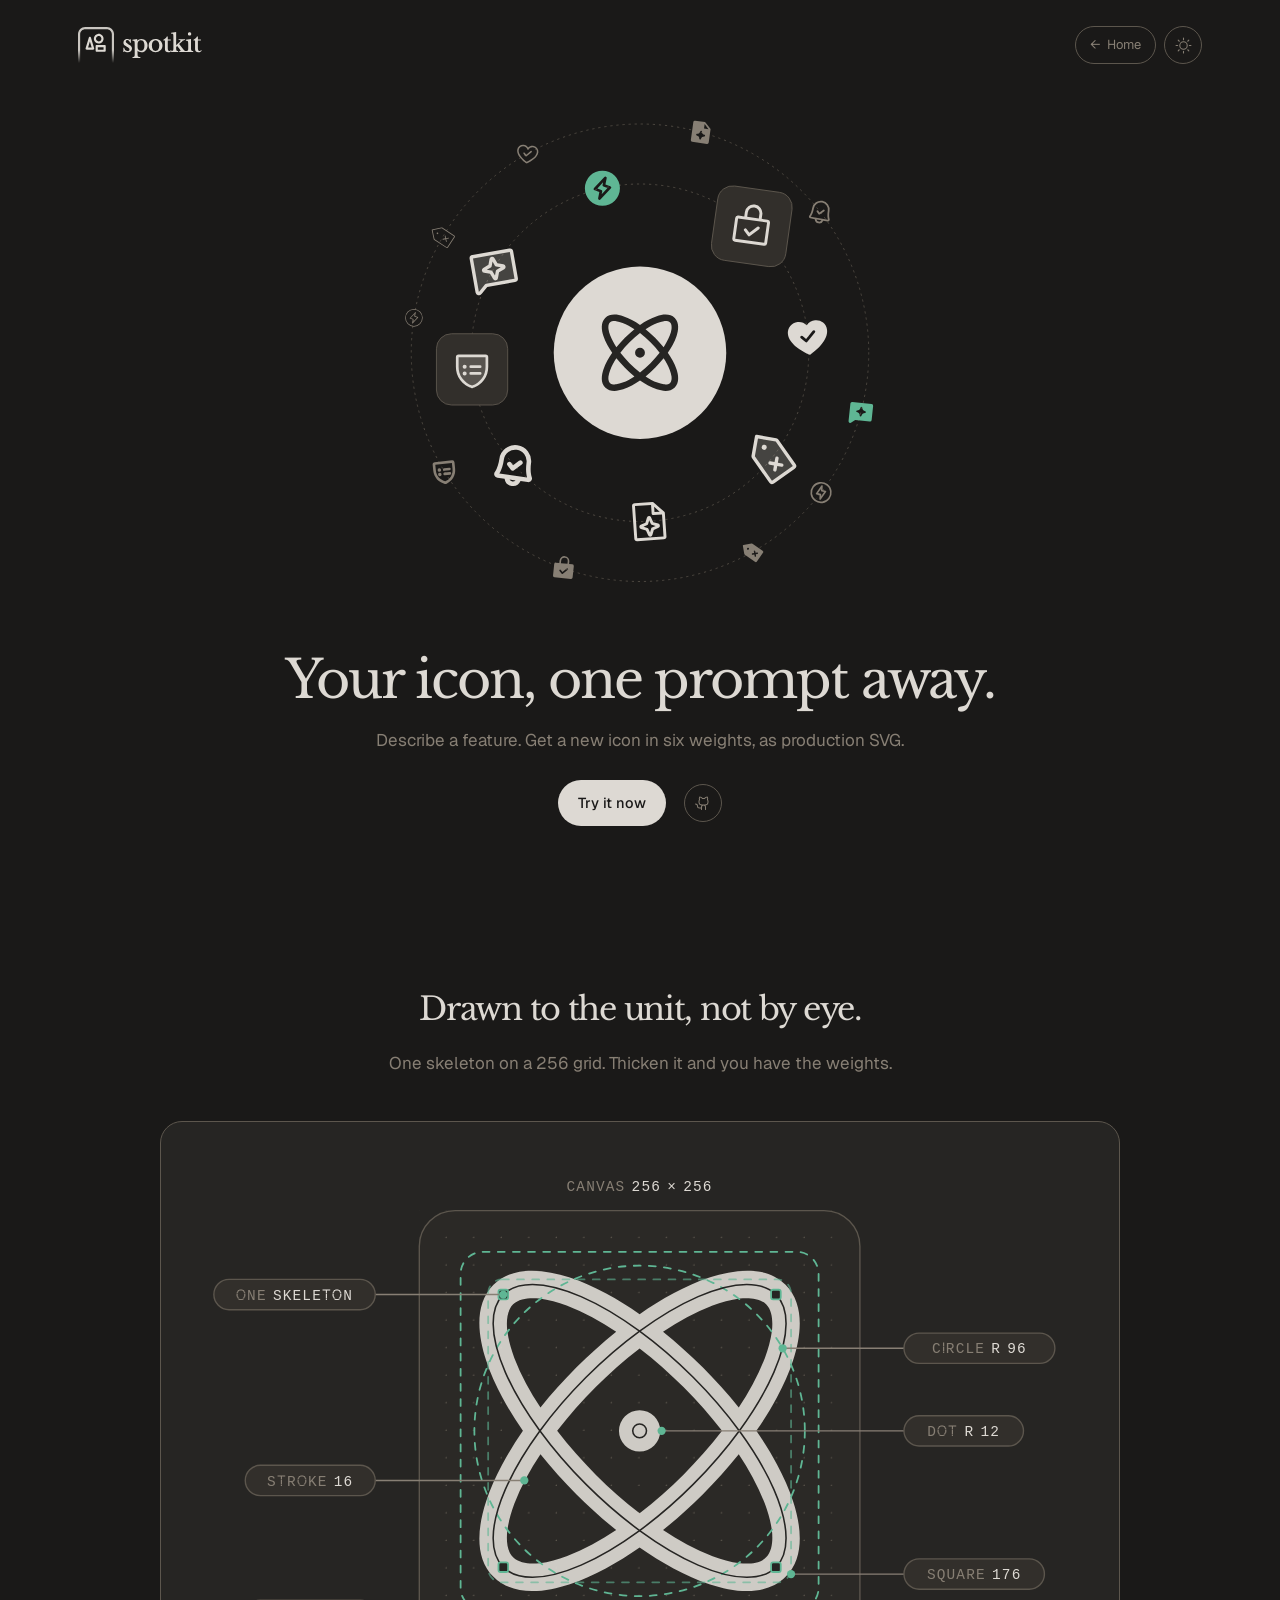
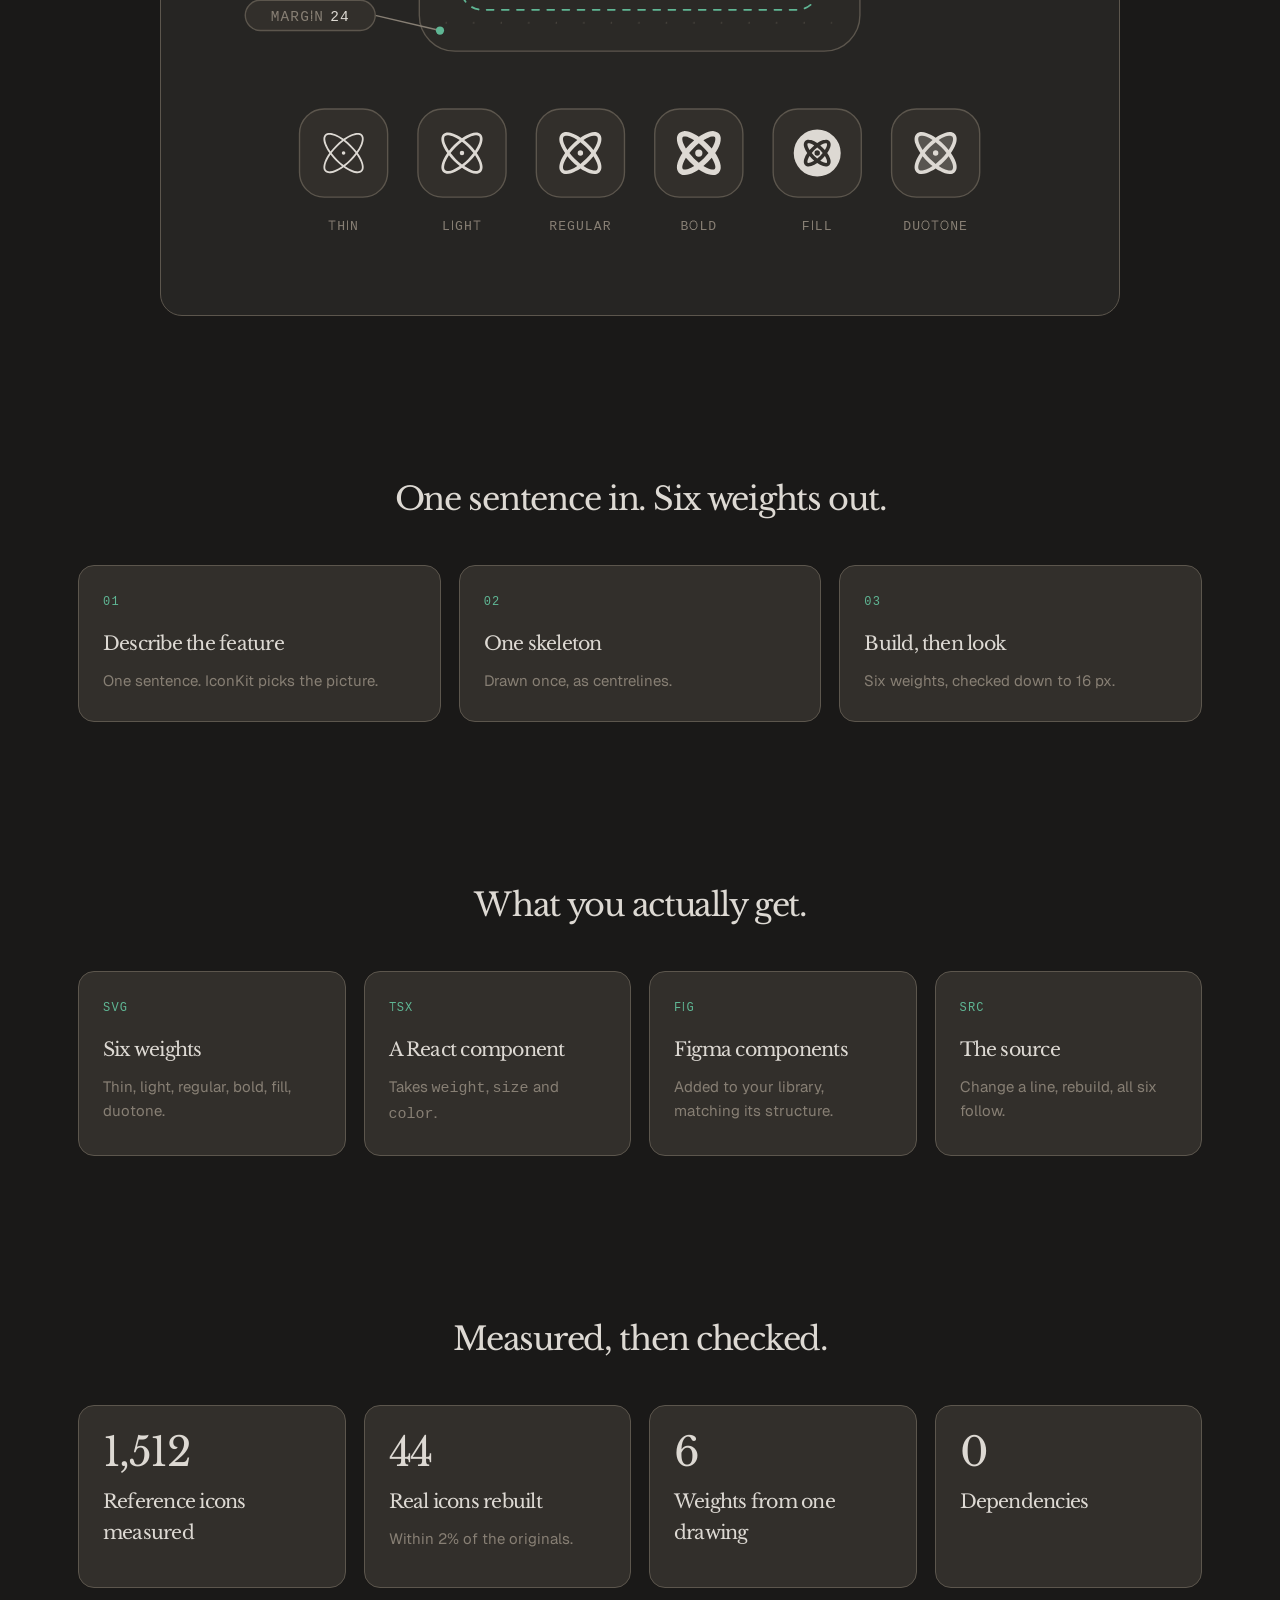
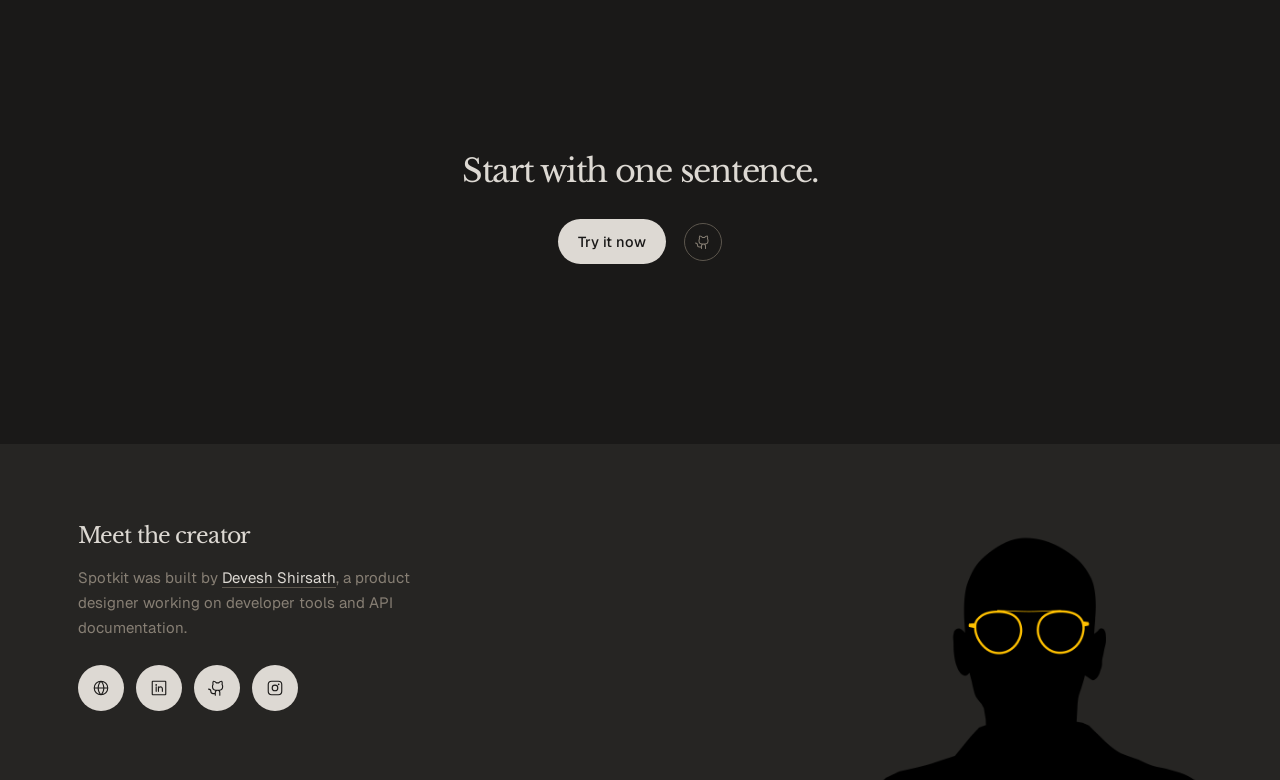
<file: site/iconkit.html>
<!doctype html>
<html lang="en" data-theme="dark">
<head>
<meta charset="utf-8">
<meta name="viewport" content="width=device-width, initial-scale=1">
<title>IconKit — your icon, one prompt away</title>
<meta name="description" content="IconKit is a Claude skill that designs custom icons: describe a feature and get a new icon in six weights, as production SVG.">
<meta name="author" content="Devesh Shirsath">
<link rel="canonical" href="https://getspotkit.vercel.app/iconkit">
<link rel="preconnect" href="https://fonts.googleapis.com">
<link rel="preconnect" href="https://fonts.gstatic.com" crossorigin>
<link href="https://fonts.googleapis.com/css2?family=Libre+Baskerville:wght@400;700&family=Geist:wght@300..700&display=swap" rel="stylesheet">
<meta property="og:type" content="website">
<meta property="og:title" content="IconKit — your icon, one prompt away">
<meta property="og:description" content="IconKit is a Claude skill that designs custom icons: describe a feature and get a new icon in six weights, as production SVG.">
<meta property="og:url" content="https://getspotkit.vercel.app/iconkit">
<meta property="og:image" content="https://getspotkit.vercel.app/og.png">
<meta name="twitter:card" content="summary_large_image">
<meta name="twitter:creator" content="@deveshvs">
<link rel="icon" href="favicon.svg" type="image/svg+xml">
<style>
:root,
[data-theme="light"] {
  --il-canvas:       #EDEAE6;
  --il-ghost:        #EAE7E2;
  --il-panel:        #F7F5F2;
  --il-panel-top:    #FCFBF9;
  --il-line:         #B9B1A4;
  --il-surface:      #FFFFFF;
  --il-stroke:       #35322D;
  --il-stroke-soft:  #9B948A;
  --il-fill:         #DCD6CE;
  --il-fill-soft:    #E9E4DC;
  --il-accent:       #3E9077;
  --il-shadow-c:     #4A3F33;
  --il-shadow-o:     0.16;
}

[data-theme="dark"] {
  --il-canvas:       #1A1918;
  --il-ghost:        #1F1E1C;
  --il-panel:        #262523;
  --il-panel-top:    #2E2C29;
  --il-line:         #5C564D;
  --il-surface:      #322F2B;
  --il-stroke:       #DDD9D3;
  --il-stroke-soft:  #877F74;
  --il-fill:         #4A463E;
  --il-fill-soft:    #35322D;
  --il-accent:       #5FB694;
  --il-shadow-c:     #000000;
  --il-shadow-o:     0.55;
}

@media (prefers-color-scheme: dark) {
  :root:not([data-theme="light"]) {
    --il-canvas:       #1A1918;
    --il-ghost:        #1F1E1C;
    --il-panel:        #262523;
    --il-panel-top:    #2E2C29;
    --il-line:         #5C564D;
    --il-surface:      #322F2B;
    --il-stroke:       #DDD9D3;
    --il-stroke-soft:  #877F74;
    --il-fill:         #4A463E;
    --il-fill-soft:    #35322D;
    --il-accent:       #5FB694;
    --il-shadow-c:     #000000;
    --il-shadow-o:     0.55;
  }
}

.il { display: block; width: 100%; height: auto; }


@font-face {
  font-family: "Geist Pixel";
  src: url('fonts/geist-pixel.woff2') format('woff2');
  font-weight: 100 900;
  font-display: swap;
}
*,*::before,*::after { box-sizing: border-box; }
:root {
  --ink:      var(--il-stroke);
  --ink-soft: var(--il-stroke-soft);
  --page:     var(--il-canvas);
  --card:     var(--il-surface);
  --line:     var(--il-line);
  --radius:   14px;
  --max:      1180px;
  --serif:    "Libre Baskerville", Georgia, "Times New Roman", serif;
  --pixel:    "Geist Pixel", ui-monospace, SFMono-Regular, Menlo, monospace;
  --sans:     "Geist", ui-sans-serif, -apple-system, "Segoe UI", Roboto, Helvetica, Arial, sans-serif;
}
/* site-only: the caret colour in the hero caption */
:root, [data-theme="light"] { --cursor: #D4713A; }
[data-theme="dark"] { --cursor: #E08A4E; }
@media (prefers-color-scheme: dark) { :root:not([data-theme="light"]) { --cursor: #E08A4E; } }
html { scroll-behavior: smooth; }

/* Content settles in as it comes into view. The hero is deliberately excluded —
   the first thing anyone sees should already be there. */
.reveal {
  opacity: 0;
  transform: translateY(22px);
  transition: opacity .85s cubic-bezier(.16,1,.3,1), transform .85s cubic-bezier(.16,1,.3,1);
  transition-delay: var(--d, 0ms);
  will-change: opacity, transform;
}
.reveal.in { opacity: 1; transform: none; }
h1, h2, h3 { font-family: var(--serif); font-weight: 400; letter-spacing: -.04em; }
body {
  margin: 0; background: var(--page); color: var(--ink);
  font: 400 16px/1.65 var(--sans);
  -webkit-font-smoothing: antialiased;
  transition: background .35s ease, color .35s ease;
}
.wrap { width: 100%; max-width: var(--max); margin: 0 auto; padding: 0 28px; }

/* ---------- nav ---------- */
nav { display:flex; align-items:center; justify-content:space-between; padding:26px 0 0; flex:0 0 auto; }
.brand { display:flex; align-items:center; line-height:0; color: var(--ink); }
.brand .logo { height:36px; width:auto; display:block; }
.navr { display:flex; align-items:center; gap:8px; }
.ico {
  appearance:none; border:1px solid var(--line); background:transparent; color:var(--ink-soft);
  width:38px; height:38px; border-radius:999px; padding:0; cursor:pointer;
  display:inline-grid; place-items:center; text-decoration:none;
  transition:color .2s, border-color .2s;
}
.ico:hover { color:var(--ink); border-color:var(--ink-soft); }
.ico.wide {
  width:auto; padding:0 14px; gap:7px; grid-auto-flow:column; align-items:center;
  font:inherit; font-size:13px; font-variant-numeric:tabular-nums;
}
.ico span { line-height:0; }
.ico svg { display:block; }
.only-light { display:block; }
.only-dark  { display:none; }
[data-theme="dark"] .only-light { display:none; }
[data-theme="dark"] .only-dark  { display:block; }
[data-theme="dark"] { color-scheme: dark; }

/* ---------- hero: one full fold ---------- */
.fold { min-height: 100svh; display:flex; flex-direction:column; }
.hero-body {
  flex: 1 1 auto; display:flex; flex-direction:column; justify-content:center;
  min-height: 0; padding: clamp(20px, 4vh, 44px) 0 0;
}
header { padding: 0; max-width: 820px; margin: 0 auto; text-align: center; }
h1 {
  font-family: var(--serif); font-weight: 400;
  font-size: clamp(30px, 3.9vw, 46px); line-height: 1.24; letter-spacing: -.04em;
  margin: 0 0 22px; text-wrap: balance;
}
h1 em { font-style: normal; color: var(--ink-soft); }
.lede { font-size: 17px; color: var(--ink-soft); margin: 0 auto 26px; max-width: 620px; }
.cta-row { display:flex; align-items:center; justify-content:center; gap:16px; flex-wrap:wrap; }
.cta {
  display:inline-flex; align-items:center; gap:9px; background: var(--ink); color: var(--page);
  text-decoration:none; padding: 13px 22px; border-radius: 999px; font-size:14.5px; font-weight:500;
  transition: transform .18s ease, opacity .18s ease;
}
.cta:hover { transform: translateY(-1px); opacity:.9; }
.meta { font-size:13.5px; color:var(--ink-soft); }

/* ---------- reel: holds, then steps ---------- */
.reel {
  flex: 0 0 auto; padding: 0; min-height: 0;
}
.rail { overflow:hidden; padding: 84px 0 14px; }   /* room for the scaled-up centre card */
/* Cards are placed by JS, not by flex: each one is centred on the rail and then
   pushed out by a measured offset, so the visual gap between neighbours is the
   same at every tier. A flex row cannot do that — its pitch is the unscaled box
   width, so a card at .44 leaves half a box of dead air on both sides. */
.track { position: relative; height: 340px; }
.card {
  position:absolute; bottom:0; left:50%; width: 340px;
  transform-origin: 50% 100%;                  /* one baseline for the whole reel */
  transform: translateX(-50%) scale(.44); opacity: .14;
  transition: transform 900ms cubic-bezier(.22,.61,.36,1), opacity 900ms ease;
}
.card svg { width:100%; height:auto; display:block; }
.prompt {
  text-align:center; margin: 0;
  font-family: var(--pixel); font-size: 16px; letter-spacing: 0;
  color: var(--ink-soft); min-height: 1.7em;
}
.prompt .q { color: var(--ink-soft); opacity: 0; transition: opacity .25s ease; }
.prompt.started .q { opacity: 1; }   /* no empty “” frame between cycles */
.prompt .caret {
  display:inline-block; width:.5em; height:1.05em; background: var(--cursor);
  vertical-align:-3px; margin:0 1px 0 3px; border-radius:1px;
}
.prompt.typing .caret { opacity:1; }                 /* solid while it types */
.prompt.done .caret { animation: blink 1.05s steps(1) infinite; }
@keyframes blink { 50% { opacity:0; } }

/* ---------- argument ---------- */
.why { margin: clamp(120px, 20vh, 220px) 0 0; }
.band { max-width: 730px; margin: 0 auto; text-align: center; }
.band h2 { font-size: 32px; line-height: 1.34; margin: 0 0 18px; }
.band p { color: var(--ink-soft); font-size: 17px; margin: 0 auto; max-width: 640px; }
.band em { font-style: normal; color: var(--ink); }
.why-copy p { margin:0 0 18px; color:var(--ink-soft); font-size:18px; line-height:1.6; }
.why-copy p:last-child { margin:0; }
.why-copy em { font-style:normal; color:var(--ink); }
.sheets {
  display:grid; gap:22px; margin: clamp(40px, 6vh, 64px) 0 0;
  width: min(1400px, calc(100vw - 56px)); margin-left:50%; transform:translateX(-50%);
}
.sheets img {
  width:100%; height:auto; display:block; border-radius:16px;
  border:1px solid var(--line);
}
.sheet-note { margin:24px 0 0; font-size:14px; color:var(--ink-soft); text-align:center; }

/* ---------- payoff ---------- */
.gets { margin: clamp(120px, 20vh, 220px) 0 0; }
.get-grid { display:grid; grid-template-columns:repeat(2,1fr); gap: 26px 40px; margin-top: clamp(34px, 5vh, 54px); max-width: 900px; margin-left:auto; margin-right:auto; }
.get { text-align:center; }
.orb {
  width: 230px; height: 230px; margin: 0 auto 8px; display:grid; place-items:center;
}
.orb svg { width:100%; height:auto; display:block; }
.stack2 { position:relative; width:88%; margin:0 auto; }
.stack2 span {
  display:block; border-radius:15px; overflow:hidden;
  background:var(--il-canvas); border:1px solid var(--il-line);
}
.stack2 .back { position:absolute; inset:0; transform: translate(11%, -9%); }
.stack2 .front { position:relative; }
.get h3 { font-family:var(--serif); font-weight:400; font-size:19px; letter-spacing:-.04em; margin:0 0 12px; }
.get p { margin:0 auto; color:var(--ink-soft); font-size:15px; max-width:340px; }

/* ---------- install ---------- */
.install { margin: clamp(120px, 20vh, 220px) 0 0; text-align:center; }
.install h2, .foot h2 { font-family:var(--serif); font-weight:400; font-size:21px; letter-spacing:-.04em; margin:0 0 10px; }
.install p { color:var(--ink-soft); margin:0 0 22px; font-size:15px; }
.install p.alt { margin:18px 0 0; font-size:13.5px; }
.install p.alt code { font-family:ui-monospace, SFMono-Regular, Menlo, monospace; font-size:12.5px; }
.install p.alt a { color:inherit; text-underline-offset:3px; }
.code {
  display:flex; align-items:center; gap:14px;
  border:1px solid var(--line); border-radius:12px; background:var(--card);
  padding:16px 18px; max-width:780px; margin:0 auto; text-align:left;
  font-family:ui-monospace, SFMono-Regular, Menlo, monospace; font-size:13px;
  overflow:hidden;
}
.code span#cmd { white-space:nowrap; overflow-x:auto; flex:1 1 auto; min-width:0; }
.copy {
  appearance:none; border:1px solid var(--line); background:transparent; color:var(--ink-soft);
  border-radius:7px; padding:5px 11px; font:inherit; font-size:12px; cursor:pointer; flex:none;
}
.copy:hover { color:var(--ink); }

/* ---------- next: IconKit ---------- */
.next { margin: clamp(120px, 20vh, 220px) 0 0; }
.next-card {
  display:grid; grid-template-columns: minmax(0, 1.08fr) minmax(0, .92fr);
  border:1px solid var(--line); border-radius:22px; background:var(--card); overflow:hidden;
}
.next-art { position:relative; background:var(--il-panel); border-right:1px solid var(--line); padding:20px 20px 54px; }
.next-art input { position:absolute; opacity:0; pointer-events:none; }
.next-art svg { display:block; width:100%; height:auto; }
.next-art .art-b, #ik-b:checked ~ .art-a { display:none; }
#ik-b:checked ~ .art-b { display:block; }
.next-tabs { position:absolute; left:0; right:0; bottom:16px; display:flex; justify-content:center; gap:6px; }
.next-tabs label {
  font-family:var(--pixel); font-size:11px; letter-spacing:.08em; text-transform:uppercase;
  color:var(--ink-soft); border:1px solid transparent; border-radius:999px; padding:5px 12px; cursor:pointer;
}
#ik-a:checked ~ .next-tabs label[for="ik-a"], #ik-b:checked ~ .next-tabs label[for="ik-b"] {
  color:var(--ink); border-color:var(--line); background:var(--card);
}
.next-art input:focus-visible ~ .next-tabs { outline:2px solid var(--il-accent); outline-offset:4px; border-radius:999px; }
.next-text { padding: clamp(28px, 4.4vw, 60px); display:flex; flex-direction:column; justify-content:center; align-items:flex-start; }
.next-eyebrow { font-family:var(--pixel); font-size:11.5px; letter-spacing:.1em; text-transform:uppercase; color:var(--il-accent); margin:0 0 18px; }
.next-text h2 { font-family:var(--serif); font-weight:400; font-size:clamp(25px, 2.5vw, 31px); line-height:1.3; letter-spacing:-.04em; margin:0 0 16px; }
.next-text p { color:var(--ink-soft); font-size:15.5px; line-height:1.6; margin:0 0 26px; max-width:430px; }
.next-btn {
  display:inline-flex; align-items:center; gap:9px; text-decoration:none;
  background:var(--ink); color:var(--page); border-radius:999px; padding:11px 20px; font-size:14.5px; font-weight:500;
}
.next-btn:hover { opacity:.88; }
.next-text small { display:block; margin-top:18px; font-size:12.5px; line-height:1.55; color:var(--ink-soft); max-width:400px; }
@media (max-width: 860px) {
  .next-card { grid-template-columns: 1fr; }
  .next-art { border-right:0; border-bottom:1px solid var(--line); }
}

/* ---------- the /iconkit page ---------- */
.ik-hero {
  max-width:var(--max); margin:clamp(28px, 5vh, 64px) auto 0; padding:0 28px;
  display:flex; flex-direction:column; align-items:center;
}
.ik-art { width:100%; max-width:600px; }
.ik-art svg { display:block; width:100%; height:auto; }
.ik-hero .next-text { padding:clamp(36px, 6vh, 64px) 0 0; align-items:center; text-align:center; }
.ik-hero h1 { font-size:clamp(34px, 4.1vw, 56px); line-height:1.12; margin:0 0 18px; text-align:center; }
.ik-hero .next-text p { font-size:17px; max-width:none; white-space:nowrap; }
@media (max-width: 640px) { .ik-hero .next-text p { white-space:normal; } }
.ik-hero .ik-row { justify-content:center; }
.ik-row { display:flex; align-items:center; gap:18px; flex-wrap:wrap; }
.ik-link { color:var(--ink-soft); font-size:14.5px; text-underline-offset:3px; }
.ik-sec { margin: clamp(110px, 18vh, 200px) 0 0; }
.ik-fig { margin:44px auto 0; max-width:960px; border:1px solid var(--line); border-radius:22px; background:var(--il-panel); padding:clamp(16px, 3vw, 40px); }
.ik-fig svg { display:block; width:100%; height:auto; }
.ik-grid { display:grid; grid-template-columns:repeat(3, minmax(0, 1fr)); gap:18px; margin-top:44px; }
.ik-grid.four { grid-template-columns:repeat(4, minmax(0, 1fr)); }
.ik-cell { border:1px solid var(--line); border-radius:16px; background:var(--card); padding:26px 24px 28px; }
.ik-cell .n { font-family:var(--pixel); font-size:12px; letter-spacing:.1em; color:var(--il-accent); display:block; margin-bottom:16px; }
.ik-cell .big { font-family:var(--serif); font-size:40px; letter-spacing:-.04em; line-height:1; display:block; margin-bottom:14px; color:var(--ink); }
.ik-cell h3 { font-size:19px; margin:0 0 10px; }
.ik-cell p { margin:0; color:var(--ink-soft); font-size:15px; line-height:1.6; }
.ik-end .ik-row { justify-content:center; margin-top:26px; }
@media (max-width: 860px) {
  .ik-hero { grid-template-columns:1fr; }
  .ik-grid, .ik-grid.four { grid-template-columns:1fr; }
}
@media (min-width: 861px) and (max-width: 1100px) { .ik-grid.four { grid-template-columns:repeat(2, minmax(0, 1fr)); } }

/* ---------- footer ---------- */
.foot {
  margin: clamp(120px, 20vh, 220px) 0 0; background: var(--il-panel); overflow: hidden;
}
.foot-inner {
  max-width: var(--max); margin: 0 auto; padding: 0 28px;
  display: grid; grid-template-columns: 1fr auto; gap: 48px; align-items: center;
}
.foot h2 { font-size: 22px; margin: 0 0 12px; }
.foot p { color: var(--ink-soft); font-size: 15px; margin: 0; max-width: 380px; }
.foot a { color: var(--ink); text-decoration: none; border-bottom: 1px solid var(--line); }
.foot .fine { margin-top: 18px; font-size: 12.5px; opacity: .75; }
.foot-left { padding: 0; }
.foot-portrait {
  width: 340px; height: 284px; align-self: end; margin-top: 56px;
  background: url('devesh.png') center top / 340px auto no-repeat;
}
.foot .links { display:flex; flex-wrap:wrap; gap:12px; margin-top:24px; justify-content:flex-start; }
.foot .dot {
  width: 46px; height: 46px; border-radius: 50%; border: 0; border-bottom: 0;
  background: var(--ink); color: var(--page);
  display: grid; place-items: center; transition: opacity .18s ease, transform .18s ease;
}
.foot .dot:hover { opacity: .85; transform: translateY(-1px); }

@media (max-width: 900px) {
  .why-grid { grid-template-columns:1fr; gap:24px; }
}
@media (max-width: 820px) {
  .foot-inner { grid-template-columns:1fr; gap:28px; text-align:center; justify-items:center; }
  .foot p { margin:0 auto; }
  .foot .links { justify-content:center; }
  .foot-portrait { order:-1; width:230px; height:180px; background-size:230px auto; }
  .foot-left { padding-bottom:0; }
}
@media (max-width: 700px) {
  header { padding-top:60px; }
  .get-grid { grid-template-columns:1fr; gap:34px; }
  .card { width:150px; }
  .rail { padding: 42px 0 10px; }
  .prompt { font-size:16.5px; }
}
@media (prefers-reduced-motion: reduce) {
  html { scroll-behavior:auto; }
  .reveal { opacity:1 !important; transform:none !important; }
  *, *::before, *::after { animation-duration:.001ms !important; transition-duration:.001ms !important; }
}
</style>
</head>
<body>
<div class="wrap">
<nav>
  <a class="brand" href="/" aria-label="Spotkit home"><svg class="logo" viewBox="0 0 175 50" fill="none" xmlns="http://www.w3.org/2000/svg">
<path d="M64.5553 33.5298L63.8845 34.7037H62.9789V28.7671H64.0857C64.5106 30.3547 65.0919 31.5398 65.8298 32.3224C66.5901 33.0826 67.5516 33.4627 68.7143 33.4627C69.564 33.4627 70.2348 33.2727 70.7267 32.8926C71.241 32.4901 71.4981 31.9087 71.4981 31.1485C71.4981 30.7013 71.3863 30.3099 71.1627 29.9745C70.9391 29.6168 70.559 29.2478 70.0224 28.8677C69.4857 28.4652 68.7255 27.9733 67.7416 27.3919C66.6907 26.7658 65.8186 26.1733 65.1255 25.6143C64.4323 25.0553 63.918 24.4739 63.5826 23.8702C63.2696 23.2665 63.113 22.5621 63.113 21.7572C63.113 20.7286 63.3366 19.8342 63.7839 19.0739C64.2534 18.2913 64.8795 17.6876 65.6621 17.2627C66.4447 16.8155 67.328 16.5919 68.3118 16.5919C68.9602 16.5919 69.6199 16.6926 70.2907 16.8938C70.9615 17.0727 71.5429 17.3298 72.0348 17.6652L72.6721 16.9273H73.4099V21.8578H72.3366C71.8447 20.5385 71.3081 19.5882 70.7267 19.0068C70.1677 18.4255 69.4857 18.1348 68.6807 18.1348C67.9652 18.1348 67.395 18.3249 66.9702 18.705C66.5677 19.0851 66.3665 19.5994 66.3665 20.2478C66.3665 20.9186 66.6348 21.5112 67.1714 22.0255C67.7081 22.5398 68.5801 23.1435 69.7876 23.8367C71.0398 24.5745 72.046 25.2453 72.8062 25.8491C73.5665 26.4528 74.1143 27.0789 74.4497 27.7273C74.8075 28.3534 74.9863 29.0913 74.9863 29.941C74.9863 31.4839 74.4497 32.7249 73.3764 33.664C72.3255 34.5808 70.928 35.0391 69.1839 35.0391C68.2671 35.0391 67.4062 34.9162 66.6012 34.6702C65.8186 34.4019 65.1366 34.0217 64.5553 33.5298ZM75.7237 43.0888V41.8143C76.5734 41.7696 77.2107 41.6466 77.6355 41.4454C78.0827 41.2441 78.3846 40.864 78.5411 40.305C78.6976 39.746 78.7759 38.9298 78.7759 37.8565V25.346C78.7759 24.1609 78.7535 23.1323 78.7088 22.2603C78.6864 21.3658 78.6305 20.7621 78.5411 20.4491C78.4517 19.9124 78.2057 19.5547 77.8032 19.3758C77.4007 19.1745 76.6852 19.0739 75.6566 19.0739V17.8329L82.2305 16.7261V19.2416H82.3647C83.0802 18.3919 83.8852 17.7435 84.7796 17.2963C85.674 16.8267 86.6802 16.5919 87.7982 16.5919C89.52 16.5919 91.0405 16.9944 92.3597 17.7994C93.679 18.582 94.7187 19.6776 95.479 21.0863C96.2392 22.4727 96.6194 24.0603 96.6194 25.8491C96.6194 27.6379 96.2392 29.2255 95.479 30.6118C94.7187 31.9981 93.679 33.0826 92.3597 33.8652C91.0405 34.6478 89.5312 35.0391 87.8318 35.0391C86.7585 35.0391 85.8082 34.8714 84.9808 34.536C84.1535 34.1783 83.438 33.6081 82.8343 32.8255H82.7001V37.6217C82.7001 38.8068 82.7895 39.6901 82.9684 40.2714C83.1473 40.8528 83.5162 41.2441 84.0753 41.4454C84.6343 41.6466 85.4728 41.7696 86.5908 41.8143V43.0888H75.7237ZM87.597 33.1273C89.0504 33.1273 90.1908 32.5124 91.0181 31.2826C91.8454 30.0528 92.2591 28.2752 92.2591 25.9497C92.2591 24.3621 92.069 22.9981 91.6889 21.8578C91.3088 20.7174 90.761 19.8453 90.0454 19.2416C89.3299 18.6379 88.4802 18.336 87.4964 18.336C86.7361 18.336 86.0206 18.5149 85.3498 18.8727C84.679 19.2081 84.1423 19.6776 83.7399 20.2814C83.4044 20.7509 83.1473 21.3323 82.9684 22.0255C82.8119 22.6963 82.7336 23.5124 82.7336 24.4739V26.9224C82.7336 27.9286 82.8119 28.7447 82.9684 29.3708C83.1249 29.9969 83.3821 30.5671 83.7399 31.0814C84.2094 31.7298 84.7796 32.2329 85.4504 32.5907C86.1212 32.9485 86.8367 33.1273 87.597 33.1273ZM107.672 16.5919C108.991 16.5919 110.232 16.8155 111.395 17.2627C112.557 17.7099 113.575 18.3472 114.447 19.1745C115.341 19.9795 116.046 20.941 116.56 22.059C117.074 23.1547 117.331 24.3621 117.331 25.6814C117.331 27.0453 117.074 28.2975 116.56 29.4379C116.046 30.5783 115.341 31.5733 114.447 32.423C113.575 33.2503 112.557 33.8988 111.395 34.3683C110.232 34.8155 108.991 35.0391 107.672 35.0391C106.397 35.0391 105.19 34.8155 104.049 34.3683C102.909 33.8988 101.892 33.2503 100.997 32.423C100.125 31.5733 99.4319 30.5783 98.9177 29.4379C98.4257 28.2975 98.1798 27.0453 98.1798 25.6814C98.1798 23.9149 98.6158 22.3497 99.4878 20.9857C100.36 19.6217 101.511 18.5485 102.942 17.7658C104.396 16.9832 105.972 16.5919 107.672 16.5919ZM107.705 18.3696C106.677 18.3696 105.782 18.6826 105.022 19.3087C104.262 19.9124 103.669 20.7621 103.244 21.8578C102.842 22.9534 102.641 24.2391 102.641 25.7149C102.641 27.9733 103.099 29.7845 104.016 31.1485C104.933 32.4901 106.151 33.1609 107.672 33.1609C109.259 33.1609 110.523 32.4901 111.462 31.1485C112.401 29.7845 112.87 27.9733 112.87 25.7149C112.87 24.2391 112.647 22.9534 112.2 21.8578C111.775 20.7621 111.171 19.9124 110.388 19.3087C109.628 18.6826 108.734 18.3696 107.705 18.3696ZM120.76 18.9062H118.546V17.5646C119.799 17.0056 120.816 16.3571 121.599 15.6193C122.381 14.8814 122.974 14.0317 123.376 13.0702H124.684V17.2292H128.877V18.9062H124.684V29.1696C124.684 30.6453 124.841 31.6851 125.154 32.2888C125.467 32.8702 126.026 33.1609 126.831 33.1609C127.345 33.1609 127.781 33.0603 128.139 32.859C128.519 32.6354 128.854 32.2776 129.145 31.7857L129.917 32.5572C129.29 34.2118 127.804 35.0391 125.456 35.0391C123.958 35.0391 122.795 34.6814 121.967 33.9658C121.163 33.2503 120.76 32.2441 120.76 30.9472V18.9062ZM129.41 34.7037V33.4627C130.259 33.418 130.908 33.295 131.355 33.0938C131.802 32.8926 132.104 32.5124 132.26 31.9534C132.417 31.3944 132.495 30.5894 132.495 29.5385V15.3845C132.495 13.7969 132.473 12.5671 132.428 11.695C132.383 10.8006 132.227 10.1969 131.959 9.88386C131.735 9.61553 131.411 9.45901 130.986 9.41429C130.583 9.34721 130.058 9.31367 129.41 9.31367V8.13976L136.319 6.86522V25.3795L139.505 22.3273C140.578 21.2988 141.361 20.5273 141.853 20.0131C142.345 19.4764 142.591 19.0963 142.591 18.8727C142.591 18.6491 142.367 18.4814 141.92 18.3696C141.473 18.2354 140.757 18.1683 139.774 18.1683V16.9273H148.695V18.1683C148.136 18.1683 147.644 18.2242 147.219 18.336C146.817 18.4478 146.403 18.6379 145.978 18.9062C145.576 19.1745 145.106 19.5547 144.57 20.0466L140.444 23.7696L146.716 31.5845C147.096 32.0764 147.443 32.4565 147.756 32.7249C148.092 32.9932 148.449 33.1832 148.829 33.295C149.21 33.4068 149.668 33.4627 150.205 33.4627V34.7037H140.679V33.4627C141.395 33.4627 141.898 33.4292 142.188 33.3621C142.479 33.295 142.624 33.1944 142.624 33.0603C142.602 32.9037 142.446 32.6019 142.155 32.1547C141.864 31.6851 141.439 31.0814 140.88 30.3435L137.761 26.2516L136.319 27.6267V29.3037C136.319 30.4441 136.386 31.3162 136.52 31.9199C136.677 32.5013 136.945 32.9037 137.325 33.1273C137.728 33.3286 138.32 33.4404 139.103 33.4627V34.7037H129.41ZM156.969 16.5919V29.3037C156.969 30.4665 157.037 31.3385 157.171 31.9199C157.327 32.5013 157.618 32.8926 158.043 33.0938C158.49 33.295 159.138 33.418 159.988 33.4627V34.7037H149.96V33.4627C150.832 33.418 151.491 33.295 151.938 33.0938C152.386 32.8702 152.688 32.4901 152.844 31.9534C153.001 31.3944 153.079 30.5894 153.079 29.5385V25.3124C153.079 24.0155 153.056 22.9422 153.012 22.0926C152.967 21.2429 152.911 20.6727 152.844 20.382C152.732 19.8453 152.475 19.4876 152.073 19.3087C151.67 19.1298 150.932 19.0404 149.859 19.0404V17.8665L156.969 16.5919ZM152.643 9.64907C152.643 9.00063 152.866 8.4528 153.314 8.00559C153.761 7.55839 154.309 7.33479 154.957 7.33479C155.606 7.33479 156.153 7.55839 156.601 8.00559C157.048 8.4528 157.271 9.00063 157.271 9.64907C157.271 10.2975 157.048 10.8453 156.601 11.2926C156.153 11.7398 155.606 11.9634 154.957 11.9634C154.309 11.9634 153.761 11.7398 153.314 11.2926C152.866 10.8453 152.643 10.2975 152.643 9.64907ZM162.591 18.9062H160.378V17.5646C161.63 17.0056 162.647 16.3571 163.43 15.6193C164.212 14.8814 164.805 14.0317 165.207 13.0702H166.515V17.2292H170.708V18.9062H166.515V29.1696C166.515 30.6453 166.672 31.6851 166.985 32.2888C167.298 32.8702 167.857 33.1609 168.662 33.1609C169.176 33.1609 169.612 33.0603 169.97 32.859C170.35 32.6354 170.686 32.2776 170.976 31.7857L171.748 32.5572C171.122 34.2118 169.635 35.0391 167.287 35.0391C165.789 35.0391 164.626 34.6814 163.799 33.9658C162.994 33.2503 162.591 32.2441 162.591 30.9472V18.9062Z" fill="currentColor"/>
<mask id="path-2-inside-1_561_21675" fill="white">
<path d="M0 10C0 4.47715 4.47715 0 10 0H40C45.5228 0 50 4.47715 50 10V50H0V10Z"/>
</mask>
<path d="M-3 10C-3 2.8203 2.8203 -3 10 -3H40C47.1797 -3 53 2.8203 53 10H47C47 6.13401 43.866 3 40 3H10C6.13401 3 3 6.13401 3 10H-3ZM3 10M50 50H0H50M-3 50V10C-3 2.8203 2.8203 -3 10 -3V3C6.13401 3 3 6.13401 3 10V50H-3ZM40 -3C47.1797 -3 53 2.8203 53 10V50H47V10C47 6.13401 43.866 3 40 3V-3Z" fill="url(#paint0_linear_561_21675)" fill-opacity="0.9" mask="url(#path-2-inside-1_561_21675)"/>
<path d="M17.9364 14.5688C17.8441 14.2592 17.6543 13.9876 17.3953 13.7946C17.1363 13.6015 16.8219 13.4972 16.4989 13.4972C16.1758 13.4972 15.8614 13.6015 15.6024 13.7946C15.3434 13.9876 15.1537 14.2592 15.0614 14.5688L10.5614 29.5688C10.4941 29.7929 10.4802 30.0297 10.5208 30.2602C10.5614 30.4907 10.6553 30.7085 10.7952 30.8961C10.935 31.0838 11.1168 31.2362 11.326 31.341C11.5352 31.4459 11.7661 31.5003 12.0001 31.5H21.0001C21.2339 31.4999 21.4645 31.4452 21.6734 31.3402C21.8823 31.2352 22.0638 31.0828 22.2033 30.8951C22.3429 30.7075 22.4366 30.4899 22.4771 30.2596C22.5175 30.0293 22.5036 29.7927 22.4364 29.5688L17.9364 14.5688ZM14.0164 28.5L16.5001 20.22L18.9839 28.5H14.0164ZM35.5001 16.25C35.5001 14.915 35.1042 13.6099 34.3625 12.4999C33.6208 11.3899 32.5666 10.5247 31.3332 10.0138C30.0998 9.50292 28.7426 9.36925 27.4333 9.6297C26.1239 9.89015 24.9212 10.533 23.9772 11.477C23.0332 12.421 22.3903 13.6238 22.1298 14.9331C21.8694 16.2425 22.003 17.5997 22.5139 18.8331C23.0248 20.0665 23.89 21.1207 25 21.8624C26.1101 22.6041 27.4151 23 28.7501 23C30.5397 22.998 32.2555 22.2862 33.5209 21.0208C34.7863 19.7553 35.4981 18.0396 35.5001 16.25ZM25.0001 16.25C25.0001 15.5083 25.2201 14.7833 25.6321 14.1666C26.0442 13.5499 26.6298 13.0693 27.3151 12.7855C28.0003 12.5016 28.7543 12.4274 29.4817 12.5721C30.2091 12.7168 30.8773 13.0739 31.4018 13.5984C31.9262 14.1228 32.2834 14.791 32.4281 15.5184C32.5728 16.2458 32.4985 16.9998 32.2147 17.6851C31.9308 18.3703 31.4502 18.956 30.8335 19.368C30.2168 19.7801 29.4918 20 28.7501 20C27.7556 20 26.8017 19.6049 26.0985 18.9017C25.3952 18.1984 25.0001 17.2446 25.0001 16.25ZM37.0001 25H26.0001C25.6023 25 25.2208 25.158 24.9395 25.4393C24.6582 25.7206 24.5001 26.1022 24.5001 26.5V33C24.5001 33.3978 24.6582 33.7794 24.9395 34.0607C25.2208 34.342 25.6023 34.5 26.0001 34.5H37.0001C37.398 34.5 37.7795 34.342 38.0608 34.0607C38.3421 33.7794 38.5001 33.3978 38.5001 33V26.5C38.5001 26.1022 38.3421 25.7206 38.0608 25.4393C37.7795 25.158 37.398 25 37.0001 25ZM35.5001 31.5H27.5001V28H35.5001V31.5Z" fill="currentColor"/>
<defs>
<linearGradient id="paint0_linear_561_21675" x1="25" y1="0" x2="25" y2="50" gradientUnits="userSpaceOnUse">
<stop offset="0.639064" stop-color="currentColor"/>
<stop offset="1" stop-color="currentColor" stop-opacity="0"/>
</linearGradient>
</defs>
</svg></a>
  <div class="navr">
    <a class="ico wide" href="/" aria-label="Back to the Spotkit home page">&larr;<span>Home</span></a>
    <button class="ico" id="theme" type="button" aria-label="Switch theme"><span class="only-light"><svg viewBox="0 0 17 17" width="17" height="17" aria-hidden="true"><g transform="translate(0.00 0.00) scale(0.06641)" fill="currentColor"><path d="M233.54,142.23a8,8,0,0,0-8-2,88.08,88.08,0,0,1-109.8-109.8,8,8,0,0,0-10-10,104.84,104.84,0,0,0-52.91,37A104,104,0,0,0,136,224a103.09,103.09,0,0,0,62.52-20.88,104.84,104.84,0,0,0,37-52.91A8,8,0,0,0,233.54,142.23ZM188.9,190.34A88,88,0,0,1,65.66,67.11a89,89,0,0,1,31.4-26A106,106,0,0,0,96,56,104.11,104.11,0,0,0,200,160a106,106,0,0,0,14.92-1.06A89,89,0,0,1,188.9,190.34Z"/></g></svg></span><span class="only-dark"><svg viewBox="0 0 17 17" width="17" height="17" aria-hidden="true"><g transform="translate(0.00 0.00) scale(0.06641)" fill="currentColor"><path d="M120,40V16a8,8,0,0,1,16,0V40a8,8,0,0,1-16,0Zm72,88a64,64,0,1,1-64-64A64.07,64.07,0,0,1,192,128Zm-16,0a48,48,0,1,0-48,48A48.05,48.05,0,0,0,176,128ZM58.34,69.66A8,8,0,0,0,69.66,58.34l-16-16A8,8,0,0,0,42.34,53.66Zm0,116.68-16,16a8,8,0,0,0,11.32,11.32l16-16a8,8,0,0,0-11.32-11.32ZM192,72a8,8,0,0,0,5.66-2.34l16-16a8,8,0,0,0-11.32-11.32l-16,16A8,8,0,0,0,192,72Zm5.66,114.34a8,8,0,0,0-11.32,11.32l16,16a8,8,0,0,0,11.32-11.32ZM48,128a8,8,0,0,0-8-8H16a8,8,0,0,0,0,16H40A8,8,0,0,0,48,128Zm80,80a8,8,0,0,0-8,8v24a8,8,0,0,0,16,0V216A8,8,0,0,0,128,208Zm112-88H216a8,8,0,0,0,0,16h24a8,8,0,0,0,0-16Z"/></g></svg></span></button>
  </div>
</nav>
</div>

<section class="ik-hero">
  <div class="ik-art"><svg xmlns="http://www.w3.org/2000/svg" viewBox="0 0 640 520" style="overflow:visible" role="img" aria-label="A set of icons designed with IconKit, in several weights"><circle cx="320" cy="260" r="180" fill="none" stroke="var(--il-line,#B9B1A4)" stroke-width="1" stroke-dasharray="1.5 5" stroke-linecap="round" opacity=".8"/><circle cx="320" cy="260" r="244" fill="none" stroke="var(--il-line,#B9B1A4)" stroke-width="1" stroke-dasharray="1.5 5" stroke-linecap="round" opacity=".8"/><circle cx="320" cy="260" r="92" fill="var(--il-stroke,#35322D)"/><g transform="translate(320 260) scale(0.4375) translate(-128 -128)" fill="var(--il-panel,#E4E0DA)"><path d="M128,80.1C119,87,110.5,94.5,102.5,102.5C94.5,110.5,87,119,80.1,128C87,137,94.5,145.4,102.5,153.5C110.5,161.5,119,169,128,175.9C137,169,145.4,161.5,153.5,153.5C161.5,145.4,169,137,175.9,128C169,119,161.5,110.5,153.5,102.5C145.4,94.5,137,87,128,80.1ZM185.6,141.6C179.1,149.7,172.1,157.4,164.8,164.8C157.4,172.1,149.7,179.1,141.6,185.6C150.6,191.6,160.2,196.9,170.4,200.8C175.4,202.7,180.8,204.2,186.1,204.9C191.1,205.4,197.7,205.3,201.5,201.5C205.3,197.7,205.4,191.1,204.9,186.1C204.2,180.8,202.7,175.4,200.8,170.4C196.9,160.2,191.6,150.6,185.6,141.6ZM70.4,141.6C64.4,150.6,59.1,160.2,55.2,170.4C53.3,175.4,51.8,180.8,51.1,186.1C50.6,191.1,50.7,197.7,54.5,201.5C58.3,205.3,64.9,205.4,69.9,204.9C75.2,204.2,80.6,202.7,85.6,200.8C95.8,196.9,105.4,191.6,114.4,185.6C106.3,179.1,98.6,172.1,91.2,164.8C83.9,157.4,76.9,149.7,70.4,141.6ZM141.6,70.4C149.7,76.9,157.4,83.9,164.8,91.2C172.1,98.6,179.1,106.3,185.6,114.4C191.6,105.4,196.9,95.8,200.8,85.6C202.7,80.6,204.2,75.2,204.9,69.9C205.4,64.9,205.3,58.3,201.5,54.5C197.7,50.7,191.1,50.6,186.1,51.1C180.8,51.8,175.4,53.3,170.4,55.2C160.2,59.1,150.6,64.4,141.6,70.4ZM70.4,114.4C76.9,106.3,83.9,98.6,91.2,91.2C98.6,83.9,106.3,76.9,114.4,70.4C105.4,64.4,95.8,59.1,85.6,55.2C80.6,53.3,75.2,51.8,69.9,51.1C64.9,50.6,58.3,50.7,54.5,54.5C50.7,58.3,50.6,64.9,51.1,69.9C51.8,75.2,53.3,80.6,55.2,85.6C59.1,95.8,64.4,105.4,70.4,114.4ZM128,60.2C134.3,55.8,140.9,51.7,147.7,48.1C154.6,44.4,161.6,41.2,169,38.8C183,34.2,201.4,31.6,212.8,43.1C224.3,54.6,221.8,73,217.2,87C214.8,94.4,211.6,101.5,207.9,108.3C204.3,115.1,200.2,121.7,195.8,128C200.2,134.3,204.3,140.9,207.9,147.7C211.6,154.6,214.8,161.6,217.2,169C221.8,183,224.3,201.4,212.8,212.8C201.4,224.3,183,221.8,169,217.2C161.6,214.8,154.6,211.6,147.7,207.9C140.9,204.3,134.3,200.2,128,195.8C121.7,200.2,115.1,204.3,108.3,207.9C101.5,211.6,94.4,214.8,87,217.2C73,221.8,54.6,224.3,43.1,212.8C31.6,201.4,34.2,183,38.8,169C41.2,161.6,44.4,154.6,48.1,147.7C51.7,140.9,55.8,134.3,60.2,128C55.8,121.7,51.7,115.1,48.1,108.3C44.4,101.5,41.2,94.4,38.8,87C34.2,73,31.6,54.6,43.1,43.1C54.6,31.6,73,34.2,87,38.8C94.4,41.2,101.5,44.4,108.3,48.1C115.1,51.7,121.7,55.8,128,60.2ZM140,128A12,12,0,0,1,128,140A12,12,0,0,1,116,128A12,12,0,0,1,128,116A12,12,0,0,1,140,128Z"/></g><style>@keyframes ik-spin{to{transform:rotate(360deg)}}.ik-orbit{transform-origin:320px 260px;animation:ik-spin 150s linear infinite}.ik-keep{transform-box:fill-box;transform-origin:center;animation:ik-spin 150s linear infinite reverse}.ik-orbit.out{animation-duration:220s;animation-direction:reverse}.ik-orbit.out .ik-keep{animation-duration:220s;animation-direction:normal}@media (prefers-reduced-motion:reduce){.ik-orbit,.ik-keep{animation:none}}</style><g class="ik-orbit"><g class="ik-keep"><g transform="translate(164.008 170.186) rotate(-10) scale(0.2266) translate(-128 -128)" fill="var(--il-stroke,#35322D)"><path d="M40,56H216A8,8,0,0,1,224,64V192A8,8,0,0,1,216,200H80L45.1,230.1A8,8,0,0,1,36.6,231.2A8,8,0,0,1,32,224V64A8,8,0,0,1,40,56Z" opacity=".22"/><path d="M40,48H216A16,16,0,0,1,232,64V192A16,16,0,0,1,216,208H83L50.4,236.2A8,8,0,0,1,50.3,236.2A16,16,0,0,1,33.3,238.5A16,16,0,0,1,24,224A8,8,0,0,1,24,224V64A16,16,0,0,1,40,48ZM40,64V224L74.8,193.9A8,8,0,0,1,80,192H216V64H40ZM116.4,79.7A12.4,12.4,0,0,1,128,71.6A12.4,12.4,0,0,1,139.6,79.7A8,8,0,0,1,139.6,79.7L149.5,106.5L176.3,116.4A8,8,0,0,1,176.3,116.4A12.4,12.4,0,0,1,184.4,128A12.4,12.4,0,0,1,176.3,139.6A8,8,0,0,1,176.3,139.6L149.5,149.5L139.6,176.3A8,8,0,0,1,139.6,176.3A12.4,12.4,0,0,1,128,184.4A12.4,12.4,0,0,1,116.4,176.3A8,8,0,0,1,116.4,176.3L106.5,149.5L79.7,139.6A8,8,0,0,1,79.7,139.6A12.4,12.4,0,0,1,71.6,128A12.4,12.4,0,0,1,79.7,116.4A8,8,0,0,1,79.7,116.4L106.5,106.5L116.4,79.7A8,8,0,0,1,116.4,79.7ZM128,94.5L120.3,115.5A8,8,0,0,1,115.5,120.3L94.5,128L115.5,135.7A8,8,0,0,1,120.3,140.5L128,161.5L135.7,140.5A8,8,0,0,1,140.5,135.7L161.5,128L140.5,120.3A8,8,0,0,1,135.7,115.5L128,94.5Z"/></g></g><g class="ik-keep"><g transform="translate(279.892 84.5255) scale(0.1797) translate(-128 -128)" fill="var(--il-accent,#3E9077)"><path d="M232,128A104,104,0,0,1,128,232A104,104,0,0,1,24,128A104,104,0,0,1,128,24A104,104,0,0,1,232,128ZM139.8,60.9L78.2,126.9A8,8,0,0,0,81.2,139.9L110,150.7L102.6,188A8,8,0,0,0,106.8,196.7A8,8,0,0,0,116.2,195.1L177.8,129.1A8,8,0,0,0,174.8,116.1L146,105.3L153.4,68A8,8,0,0,0,149.2,59.3A8,8,0,0,0,139.8,60.9ZM132.2,92.5L129,108.8A8,8,0,0,0,134,117.9L158,126.9L123.8,163.6L127,147.2A8,8,0,0,0,122,138.1L98,129.1L132.2,92.5Z"/></g></g><g class="ik-keep"><rect x="399.221" y="85.1433" width="80" height="80" rx="16" fill="var(--il-surface,#FFFFFF)" stroke="var(--il-line,#B9B1A4)" transform="rotate(8 439.221 125.143)"/><g transform="translate(439.221 125.143) rotate(8) scale(0.1953) translate(-128 -128)" fill="var(--il-stroke,#35322D)"><path d="M80,56A48,48,0,0,1,128,8A48,48,0,0,1,176,56V80H208A16,16,0,0,1,224,96V208A16,16,0,0,1,208,224H48A16,16,0,0,1,32,208V96A16,16,0,0,1,48,80H80V56ZM48,96V208H208V96H48ZM158.3,126.3A8,8,0,0,1,169.7,126.3A8,8,0,0,1,169.7,137.7L125.7,181.7A8,8,0,0,1,114.3,181.7L90.3,157.7A8,8,0,0,1,90.3,146.3A8,8,0,0,1,101.7,146.3L120,164.7L158.3,126.3ZM96,56V80H160V56A32,32,0,0,0,128,24A32,32,0,0,0,96,56Z"/></g></g><g class="ik-keep"><g transform="translate(499.163 242.662) rotate(-6) scale(0.1875) translate(-128 -128)" fill="var(--il-stroke,#35322D)"><path d="M78,40C97.5,40,116.1,48.2,128,64C139.9,48.2,158.5,40,178,40A62,62,0,0,1,240,102C240,131.6,221.6,158.1,201.7,178.5C191.5,188.9,180.2,198.4,168.5,207.1C162.7,211.5,156.7,215.7,150.5,219.7C147.5,221.7,144.4,223.6,141.3,225.5C138.2,227.4,135,229.3,131.8,231A8,8,0,0,1,124.2,231C121,229.3,117.8,227.4,114.7,225.5C111.6,223.6,108.5,221.7,105.5,219.7C99.3,215.7,93.3,211.5,87.5,207.1C75.8,198.4,64.5,188.9,54.3,178.5C34.4,158.1,16,131.6,16,102A62,62,0,0,1,78,40ZM158.3,98.3L116,140.7L97.7,122.3A8,8,0,0,0,86.3,122.3A8,8,0,0,0,86.3,133.7L110.3,157.7A8,8,0,0,0,121.7,157.7L169.7,109.7A8,8,0,0,0,169.7,98.3A8,8,0,0,0,158.3,98.3Z"/></g></g><g class="ik-keep"><g transform="translate(460.556 372.445) rotate(10) scale(0.2266) translate(-128 -128)" fill="var(--il-stroke,#35322D)"><path d="M40,40H132.7A8,8,0,0,1,138.3,42.3L237.7,141.7A8,8,0,0,1,237.7,153L153,237.7A8,8,0,0,1,141.7,237.7L42.3,138.3A8,8,0,0,1,40,132.7V40Z" opacity=".22"/><path d="M40,32H132.7A8,8,0,0,1,132.7,32A16,16,0,0,1,144,36.7A8,8,0,0,1,144,36.7L243.3,136A8,8,0,0,1,243.3,136A16,16,0,0,1,243.3,158.6A8,8,0,0,1,243.3,158.6L158.7,243.3A8,8,0,0,1,158.7,243.3A16,16,0,0,1,136,243.3A8,8,0,0,1,136,243.3L36.7,144A8,8,0,0,1,36.7,144A16,16,0,0,1,32,132.7A8,8,0,0,1,32,132.7V40A8,8,0,0,1,40,32ZM48,48V132.7L147.3,232L232,147.3L132.7,48H48ZM144,124A8,8,0,0,1,152,116A8,8,0,0,1,160,124V144H180A8,8,0,0,1,188,152A8,8,0,0,1,180,160H160V180A8,8,0,0,1,152,188A8,8,0,0,1,144,180V160H124A8,8,0,0,1,116,152A8,8,0,0,1,124,144H144V124ZM96,84A12,12,0,0,1,84,96A12,12,0,0,1,72,84A12,12,0,0,1,84,72A12,12,0,0,1,96,84Z"/></g></g><g class="ik-keep"><g transform="translate(329.875 439.729) rotate(-4) scale(0.1953) translate(-128 -128)" fill="var(--il-stroke,#35322D)"><path d="M56,24H152A8,8,0,0,1,157.7,26.3L213.7,82.3A8,8,0,0,1,216,88V216A16,16,0,0,1,200,232H56A16,16,0,0,1,40,216V40A16,16,0,0,1,56,24ZM56,40V216H200V96H152A8,8,0,0,1,144,88V40H56ZM116.4,107.7A12.4,12.4,0,0,1,128,99.6A12.4,12.4,0,0,1,139.6,107.7A8,8,0,0,1,139.6,107.7L149.5,134.5L176.3,144.4A8,8,0,0,1,176.3,144.4A12.4,12.4,0,0,1,184.4,156A12.4,12.4,0,0,1,176.3,167.6A8,8,0,0,1,176.3,167.6L149.5,177.5L139.6,204.3A8,8,0,0,1,139.6,204.3A12.4,12.4,0,0,1,128,212.4A12.4,12.4,0,0,1,116.4,204.3A8,8,0,0,1,116.4,204.3L106.5,177.5L79.7,167.6A8,8,0,0,1,79.7,167.6A12.4,12.4,0,0,1,71.6,156A12.4,12.4,0,0,1,79.7,144.4A8,8,0,0,1,79.7,144.4L106.5,134.5L116.4,107.7A8,8,0,0,1,116.4,107.7ZM128,122.5L120.3,143.5A8,8,0,0,1,115.5,148.3L94.5,156L115.5,163.7A8,8,0,0,1,120.3,168.5L128,189.5L135.7,168.5A8,8,0,0,1,140.5,163.7L161.5,156L140.5,148.3A8,8,0,0,1,135.7,143.5L128,122.5ZM160,51.3V80H188.7L160,51.3Z"/></g></g><g class="ik-keep"><g transform="translate(186.207 380.414) rotate(8) scale(0.2031) translate(-128 -128)" fill="var(--il-stroke,#35322D)"><path d="M68,104C68,116.9,67,129.9,64.9,142.7C63.8,149.1,62.5,155.4,60.8,161.7C59.2,167.9,57.2,174.1,54.5,180H201.5C198.9,174.1,196.8,167.9,195.2,161.7C193.5,155.4,192.2,149.1,191.1,142.7C189,129.9,188,116.9,188,104A60,60,0,0,0,128,44A60,60,0,0,0,68,104ZM44,104A84,84,0,0,1,128,20A84,84,0,0,1,212,104C212,116,213,128,215,139.7C216,145.6,217.2,151.5,218.9,157.3C219.7,160.1,220.6,163,221.6,165.8C222.7,168.6,223.8,171.4,225.3,174A12,12,0,0,1,225.3,174A20,20,0,0,1,208,204A12,12,0,0,1,208,204H170.3A44,44,0,0,1,128,236A44,44,0,0,1,85.7,204H48A12,12,0,0,1,47.9,204A20,20,0,0,1,30.7,174A12,12,0,0,1,30.7,174C32.2,171.4,33.4,168.6,34.4,165.8C35.4,163,36.3,160.2,37.1,157.3C38.8,151.5,40,145.6,41,139.8C43,128,44,116,44,104ZM147.5,99.5A12,12,0,0,1,164.5,99.5A12,12,0,0,1,164.5,116.5L128.5,152.5A12,12,0,0,1,111.5,152.5L91.5,132.5A12,12,0,0,1,91.5,115.5A12,12,0,0,1,108.5,115.5L120,127L147.5,99.5ZM112,204A20,20,0,0,0,144,204H112Z"/></g></g><g class="ik-keep"><rect x="102.876" y="239.735" width="76" height="76" rx="16" fill="var(--il-surface,#FFFFFF)" stroke="var(--il-line,#B9B1A4)" transform="rotate(0 140.876 277.735)"/><g transform="translate(140.876 277.735) scale(0.1797) translate(-128 -128)" fill="var(--il-stroke,#35322D)"><path d="M48,48H208A8,8,0,0,1,216,56V112C216,125.3,214.3,138.7,210.4,151.4C206.5,164.1,200.4,176.2,192.4,186.8C184.4,197.5,174.6,206.7,163.6,214.3C158.2,218.1,152.4,221.5,146.5,224.5C143.5,226,140.5,227.4,137.4,228.6C134.4,229.9,131.2,231.1,128,232C124.8,231.1,121.6,229.9,118.6,228.6C115.5,227.4,112.5,226,109.5,224.5C103.6,221.5,97.8,218.1,92.4,214.3C81.4,206.7,71.6,197.5,63.6,186.8C55.6,176.2,49.5,164.1,45.6,151.4C41.7,138.7,40,125.3,40,112V56A8,8,0,0,1,48,48Z" opacity=".22"/><path d="M48,40H208A16,16,0,0,1,224,56V112C224,126.2,222.2,140.4,218,154C213.8,167.5,207.3,180.3,198.8,191.7C190.2,203,179.8,212.9,168.1,220.9C162.3,225,156.2,228.6,149.8,231.8C146.6,233.3,143.4,234.8,140.1,236.2C136.9,237.5,133.5,238.8,130.1,239.7A8,8,0,0,1,125.9,239.7C122.5,238.8,119.1,237.5,115.9,236.2C112.6,234.8,109.4,233.3,106.2,231.8C99.8,228.6,93.7,225,87.9,220.9C76.2,212.9,65.8,203,57.2,191.7C48.7,180.3,42.2,167.5,38,154C33.9,140.4,32,126.2,32,112V56A16,16,0,0,1,48,40ZM48,56V112C48,124.3,49.5,136.6,53,148.3C56.5,160.1,62,171.2,69.3,181.1C76.6,191,85.5,199.6,95.5,206.7C105.3,213.8,116.5,219.7,128,223.6C139.5,219.7,150.7,213.8,160.5,206.7C170.5,199.6,179.4,191,186.7,181.1C194,171.2,199.4,160.1,203,148.3C206.5,136.6,208,124.3,208,112V56H48ZM120,104H176A8,8,0,0,1,184,112A8,8,0,0,1,176,120H120A8,8,0,0,1,112,112A8,8,0,0,1,120,104ZM120,144H176A8,8,0,0,1,184,152A8,8,0,0,1,176,160H120A8,8,0,0,1,112,152A8,8,0,0,1,120,144ZM96,112A12,12,0,0,1,84,124A12,12,0,0,1,72,112A12,12,0,0,1,84,100A12,12,0,0,1,96,112ZM96,152A12,12,0,0,1,84,164A12,12,0,0,1,72,152A12,12,0,0,1,84,140A12,12,0,0,1,96,152Z"/></g></g></g><g class="ik-orbit out"><g class="ik-keep"><g transform="translate(109.688 136.287) rotate(-12) scale(0.1094) translate(-128 -128)" fill="var(--il-stroke-soft,#9B948A)"><path d="M40,36H132.7A4,4,0,0,1,132.7,36A12,12,0,0,1,141.2,39.5A4,4,0,0,1,141.2,39.5L240.5,138.8A4,4,0,0,1,240.5,138.8A12,12,0,0,1,240.5,155.8A4,4,0,0,1,240.5,155.8L155.8,240.5A4,4,0,0,1,155.8,240.5A12,12,0,0,1,138.9,240.5A4,4,0,0,1,138.9,240.5L39.5,141.2A4,4,0,0,1,39.5,141.2A12,12,0,0,1,36,132.7A4,4,0,0,1,36,132.7V40A4,4,0,0,1,40,36ZM44,44V132.7A4,4,0,0,1,44,132.7A4,4,0,0,0,45.2,135.5L144.5,234.8A4,4,0,0,0,150.2,234.8L234.8,150.1A4,4,0,0,0,234.8,144.5L135.5,45.2A4,4,0,0,0,132.7,44H44ZM148,124A4,4,0,0,1,152,120A4,4,0,0,1,156,124V148H180A4,4,0,0,1,184,152A4,4,0,0,1,180,156H156V180A4,4,0,0,1,152,184A4,4,0,0,1,148,180V156H124A4,4,0,0,1,120,152A4,4,0,0,1,124,148H148V124ZM92,84A8,8,0,0,1,84,92A8,8,0,0,1,76,84A8,8,0,0,1,84,76A8,8,0,0,1,92,84Z"/></g></g><g class="ik-keep"><g transform="translate(200.003 47.546) rotate(6) scale(0.1016) translate(-128 -128)" fill="var(--il-stroke-soft,#9B948A)"><path d="M78,40C97.5,40,116.1,48.2,128,64C139.9,48.2,158.5,40,178,40A62,62,0,0,1,240,102C240,131.6,221.6,158.1,201.7,178.5C191.5,188.9,180.2,198.4,168.5,207.1C162.7,211.5,156.7,215.7,150.5,219.7C147.5,221.7,144.4,223.6,141.3,225.5C138.2,227.4,135,229.3,131.8,231A8,8,0,0,1,124.2,231C121,229.3,117.8,227.4,114.7,225.5C111.6,223.6,108.5,221.7,105.5,219.7C99.3,215.7,93.3,211.5,87.5,207.1C75.8,198.4,64.5,188.9,54.3,178.5C34.4,158.1,16,131.6,16,102A62,62,0,0,1,78,40ZM78,56A46,46,0,0,0,32,102C32,115,36.6,127.3,43.1,138.4C49.5,149.4,57.9,159.3,66.9,168.4C75.9,177.5,85.8,185.9,96,193.5C106.2,201.2,117,208.4,128,214.8C139.1,208.4,149.8,201.2,160,193.5C170.2,185.9,180.1,177.5,189.1,168.4C198.1,159.3,206.4,149.4,212.9,138.4C219.4,127.3,224,115,224,102A46,46,0,0,0,178,56C159.6,56,142.5,65.6,135.4,83A8,8,0,0,1,128,88A8,8,0,0,1,120.6,83C113.5,65.6,96.4,56,78,56ZM158.3,98.3A8,8,0,0,1,169.7,98.3A8,8,0,0,1,169.7,109.7L121.7,157.7A8,8,0,0,1,110.3,157.7L86.3,133.7A8,8,0,0,1,86.3,122.3A8,8,0,0,1,97.7,122.3L116,140.7L158.3,98.3Z"/></g></g><g class="ik-keep"><g transform="translate(385.088 24.8416) rotate(8) scale(0.1094) translate(-128 -128)" fill="var(--il-stroke-soft,#9B948A)"><path d="M120.1,118.6C118.8,125.9,116.5,133.7,111.1,139.1C105.7,144.5,97.9,146.8,90.6,148.1A8,8,0,0,0,84,156A8,8,0,0,0,90.6,163.9C97.9,165.2,105.7,167.5,111.1,172.9C116.5,178.3,118.8,186.1,120.1,193.4A8,8,0,0,0,128,200A8,8,0,0,0,135.9,193.4C137.2,186.1,139.5,178.3,144.9,172.9C150.3,167.5,158.1,165.2,165.4,163.9A8,8,0,0,0,172,156A8,8,0,0,0,165.4,148.1C158.1,146.8,150.3,144.5,144.9,139.1C139.5,133.7,137.2,125.9,135.9,118.6A8,8,0,0,0,128,112A8,8,0,0,0,120.1,118.6ZM56,24H152A8,8,0,0,1,157.7,26.3L213.7,82.3A8,8,0,0,1,216,88V216A16,16,0,0,1,200,232H56A16,16,0,0,1,40,216V40A16,16,0,0,1,56,24ZM152,44V88H196L152,44Z"/></g></g><g class="ik-keep"><g transform="translate(512.426 109.973) rotate(10) scale(0.1172) translate(-128 -128)" fill="var(--il-stroke-soft,#9B948A)"><path d="M64,104C64,117.7,62.9,131.4,60.4,144.9C59.2,151.7,57.7,158.4,55.7,165C53.8,171.4,51.4,178.2,48,184H208C204.6,178.2,202.2,171.4,200.3,165C198.3,158.4,196.8,151.7,195.6,144.9C193.2,131.4,192,117.7,192,104A64,64,0,0,0,128,40A64,64,0,0,0,64,104ZM48,104A80,80,0,0,1,128,24A80,80,0,0,1,208,104C208,116.3,209,128.7,211.1,140.8C212.1,146.8,213.5,152.9,215.1,158.8C216,161.8,216.9,164.7,218,167.6C219.1,170.5,220.3,173.3,221.8,176A8,8,0,0,1,221.8,176A16,16,0,0,1,208,200A8,8,0,0,1,208,200H167.2A40,40,0,0,1,128,232A40,40,0,0,1,88.8,200H48A8,8,0,0,1,48,200A16,16,0,0,1,34.2,176A8,8,0,0,1,34.2,176C35.7,173.3,36.9,170.5,38,167.6C39.1,164.7,40,161.8,40.9,158.8C42.5,152.9,43.9,146.8,44.9,140.8C47,128.7,48,116.3,48,104ZM150.3,102.3A8,8,0,0,1,161.7,102.3A8,8,0,0,1,161.7,113.7L125.7,149.7A8,8,0,0,1,114.3,149.7L94.3,129.7A8,8,0,0,1,94.3,118.3A8,8,0,0,1,105.7,118.3L120,132.7L150.3,102.3ZM105.4,200A24,24,0,0,0,128,216A24,24,0,0,0,150.6,200H105.4Z"/></g></g><g class="ik-keep"><g transform="translate(555.761 322.87) rotate(6) scale(0.1172) translate(-128 -128)" fill="var(--il-accent,#3E9077)"><path d="M120.1,90.6C118.8,97.9,116.5,105.7,111.1,111.1C105.7,116.5,97.9,118.8,90.6,120.1A8,8,0,0,0,84,128A8,8,0,0,0,90.6,135.9C97.9,137.2,105.7,139.5,111.1,144.9C116.5,150.3,118.8,158.1,120.1,165.4A8,8,0,0,0,128,172A8,8,0,0,0,135.9,165.4C137.2,158.1,139.5,150.3,144.9,144.9C150.3,139.5,158.1,137.2,165.4,135.9A8,8,0,0,0,172,128A8,8,0,0,0,165.4,120.1C158.1,118.8,150.3,116.5,144.9,111.1C139.5,105.7,137.2,97.9,135.9,90.6A8,8,0,0,0,128,84A8,8,0,0,0,120.1,90.6ZM40,48H216A16,16,0,0,1,232,64V192A16,16,0,0,1,216,208H83L50.4,236.2A8,8,0,0,1,50.3,236.2A16,16,0,0,1,33.3,238.5A16,16,0,0,1,24,224A8,8,0,0,1,24,224V64A16,16,0,0,1,40,48Z"/></g></g><g class="ik-keep"><g transform="translate(513.108 409.149) rotate(-8) scale(0.1094) translate(-128 -128)" fill="var(--il-stroke-soft,#9B948A)"><path d="M232,128A104,104,0,0,1,128,232A104,104,0,0,1,24,128A104,104,0,0,1,128,24A104,104,0,0,1,232,128ZM40,128A88,88,0,0,0,128,216A88,88,0,0,0,216,128A88,88,0,0,0,128,40A88,88,0,0,0,40,128ZM139.8,60.9A8,8,0,0,1,149.2,59.3A8,8,0,0,1,153.4,68L146,105.3L174.8,116.1A8,8,0,0,1,177.8,129.1L116.2,195.1A8,8,0,0,1,106.8,196.7A8,8,0,0,1,102.6,188L110,150.7L81.2,139.9A8,8,0,0,1,78.2,126.9L139.8,60.9ZM132.2,92.5L98,129.1L122,138.1A8,8,0,0,1,127,147.2L123.8,163.6L158,126.9L134,117.9A8,8,0,0,1,129,108.8L132.2,92.5Z"/></g></g><g class="ik-keep"><g transform="translate(238.579 490.014) rotate(6) scale(0.1094) translate(-128 -128)" fill="var(--il-stroke-soft,#9B948A)"><path d="M80,56A48,48,0,0,1,128,8A48,48,0,0,1,176,56V80H208A16,16,0,0,1,224,96V208A16,16,0,0,1,208,224H48A16,16,0,0,1,32,208V96A16,16,0,0,1,48,80H80V56ZM158.3,126.3L120,164.7L101.7,146.3A8,8,0,0,0,90.3,146.3A8,8,0,0,0,90.3,157.7L114.3,181.7A8,8,0,0,0,125.7,181.7L169.7,137.7A8,8,0,0,0,169.7,126.3A8,8,0,0,0,158.3,126.3ZM96,56V80H160V56A32,32,0,0,0,128,24A32,32,0,0,0,96,56Z"/></g></g><g class="ik-keep"><g transform="translate(111.332 386.466) rotate(-6) scale(0.1172) translate(-128 -128)" fill="var(--il-stroke-soft,#9B948A)"><path d="M48,36H208A20,20,0,0,1,228,56V112C228,126.6,226.1,141.3,221.8,155.2C217.4,169.2,210.7,182.4,201.9,194.1C193.1,205.8,182.3,215.9,170.3,224.3C164.3,228.4,158,232.2,151.5,235.4C148.2,237,144.9,238.6,141.5,239.9C138.1,241.3,134.6,242.6,131.2,243.6A12,12,0,0,1,124.8,243.6C121.4,242.6,117.9,241.3,114.5,239.9C111.1,238.6,107.8,237,104.5,235.4C98,232.2,91.7,228.4,85.7,224.3C73.7,215.9,62.9,205.8,54.1,194.1C45.3,182.4,38.6,169.2,34.2,155.2C29.9,141.3,28,126.6,28,112V56A20,20,0,0,1,48,36ZM52,60V112C52,123.7,53.4,135.5,56.8,146.8C60.1,158,65.2,168.7,72.2,178.2C79,187.7,87.6,196,97,202.9C101.8,206.4,106.8,209.5,111.9,212.2C117.1,215,122.5,217.4,128,219.4C133.5,217.4,138.9,215,144.1,212.2C149.2,209.5,154.2,206.4,159,202.9C168.4,196,176.9,187.7,183.8,178.2C190.8,168.7,195.9,158,199.2,146.8C202.6,135.5,204,123.7,204,112V60H52ZM128,100H176A12,12,0,0,1,188,112A12,12,0,0,1,176,124H128A12,12,0,0,1,116,112A12,12,0,0,1,128,100ZM128,140H176A12,12,0,0,1,188,152A12,12,0,0,1,176,164H128A12,12,0,0,1,116,152A12,12,0,0,1,128,140ZM100,112A16,16,0,0,1,84,128A16,16,0,0,1,68,112A16,16,0,0,1,84,96A16,16,0,0,1,100,112ZM100,152A16,16,0,0,1,84,168A16,16,0,0,1,68,152A16,16,0,0,1,84,136A16,16,0,0,1,100,152Z"/></g></g><g class="ik-keep"><g transform="translate(78.8578 222.765) scale(0.0938) translate(-128 -128)" fill="var(--il-stroke-soft,#9B948A)"><path d="M228,128A100,100,0,0,1,128,228A100,100,0,0,1,28,128A100,100,0,0,1,128,28A100,100,0,0,1,228,128ZM36,128A92,92,0,0,0,128,220A92,92,0,0,0,220,128A92,92,0,0,0,128,36A92,92,0,0,0,36,128ZM142.7,63.7A4,4,0,0,1,147.4,62.8A4,4,0,0,1,149.5,67.2L141.4,107.8L173.4,119.8A4,4,0,0,1,174.9,126.3L113.3,192.3A4,4,0,0,1,108.6,193.2A4,4,0,0,1,106.5,188.8L114.6,148.2L82.6,136.2A4,4,0,0,1,81.1,129.7L142.7,63.7ZM138.9,79.4L91,130.8L120.6,141.8A4,4,0,0,1,123.1,146.4L117.1,176.6L165,125.2L135.4,114.2A4,4,0,0,1,132.9,109.6L138.9,79.4Z"/></g></g><g class="ik-keep"><g transform="translate(439.997 472.454) rotate(-10) scale(0.0938) translate(-128 -128)" fill="var(--il-stroke-soft,#9B948A)"><path d="M40,32H132.7A8,8,0,0,1,132.7,32A16,16,0,0,1,144,36.7A8,8,0,0,1,144,36.7L243.3,136A8,8,0,0,1,243.3,136A16,16,0,0,1,243.3,158.6A8,8,0,0,1,243.3,158.6L158.7,243.3A8,8,0,0,1,158.7,243.3A16,16,0,0,1,136,243.3A8,8,0,0,1,136,243.3L36.7,144A8,8,0,0,1,36.7,144A16,16,0,0,1,32,132.7A8,8,0,0,1,32,132.7V40A8,8,0,0,1,40,32ZM144,124V144H124A8,8,0,0,0,116,152A8,8,0,0,0,124,160H144V180A8,8,0,0,0,152,188A8,8,0,0,0,160,180V160H180A8,8,0,0,0,188,152A8,8,0,0,0,180,144H160V124A8,8,0,0,0,152,116A8,8,0,0,0,144,124ZM72,84A12,12,0,0,0,84,96A12,12,0,0,0,96,84A12,12,0,0,0,84,72A12,12,0,0,0,72,84Z"/></g></g></g></svg>
</div>
  <div class="next-text">
    <h1>Your icon, one prompt away.</h1>
    <p>Describe a feature. Get a new icon in six weights, as production SVG.</p>
    <div class="ik-row">
      <a class="next-btn" href="https://claude.ai/new?q=Use%20the%20IconKit%20skill%20%28github.com/Devesh-Shirsath/iconkit%29%20to%20design%20an%20icon%20for%20this%20feature%3A%20API%20key%20rotation%2C%20where%20a%20key%20is%20replaced%20automatically%20on%20a%20schedule.%20Build%20it%20in%20all%20six%20weights%20as%20SVG." target="_blank" rel="noopener">Try it now</a>
      <a class="ico" href="https://github.com/Devesh-Shirsath/iconkit" aria-label="IconKit on GitHub" title="IconKit on GitHub"><svg viewBox="0 0 16 16" width="16" height="16" aria-hidden="true"><g transform="translate(0.00 0.00) scale(0.06250)" fill="currentColor"><path d="M208.31,75.68A59.78,59.78,0,0,0,202.93,28,8,8,0,0,0,196,24a59.75,59.75,0,0,0-48,24H124A59.75,59.75,0,0,0,76,24a8,8,0,0,0-6.93,4,59.78,59.78,0,0,0-5.38,47.68A58.14,58.14,0,0,0,56,104v8a56.06,56.06,0,0,0,48.44,55.47A39.8,39.8,0,0,0,96,192v8H72a24,24,0,0,1-24-24A40,40,0,0,0,8,136a8,8,0,0,0,0,16,24,24,0,0,1,24,24,40,40,0,0,0,40,40H96v16a8,8,0,0,0,16,0V192a24,24,0,0,1,48,0v40a8,8,0,0,0,16,0V192a39.8,39.8,0,0,0-8.44-24.53A56.06,56.06,0,0,0,216,112v-8A58.14,58.14,0,0,0,208.31,75.68ZM200,112a40,40,0,0,1-40,40H112a40,40,0,0,1-40-40v-8a41.74,41.74,0,0,1,6.9-22.48A8,8,0,0,0,80,73.83a43.81,43.81,0,0,1,.79-33.58,43.88,43.88,0,0,1,32.32,20.06A8,8,0,0,0,119.82,64h32.35a8,8,0,0,0,6.74-3.69,43.87,43.87,0,0,1,32.32-20.06A43.81,43.81,0,0,1,192,73.83a8.09,8.09,0,0,0,1,7.65A41.72,41.72,0,0,1,200,104Z"/></g></svg></a>
    </div>
  </div>
</section>

<div class="wrap">

<section class="ik-sec">
  <div class="band">
    <h2>Drawn to the unit, not by eye.</h2>
    <p>One skeleton on a 256 grid. Thicken it and you have the weights.</p>
  </div>
  <div class="ik-fig"><svg xmlns="http://www.w3.org/2000/svg" viewBox="0 0 640 520" style="overflow:visible" role="img" aria-label="Anatomy of an IconKit icon on the 256 grid, and its six weights"><defs><pattern id="ik-dots" x="160" y="36" width="20" height="20" patternUnits="userSpaceOnUse"><circle cx="20" cy="20" r="1.1" fill="var(--il-line,#B9B1A4)"/></pattern></defs><rect x="160" y="36" width="320" height="320" rx="26" fill="var(--il-surface,#FFFFFF)" opacity=".45"/><rect x="160" y="36" width="300" height="300" fill="url(#ik-dots)"/><rect x="160" y="36" width="320" height="320" rx="26" fill="none" stroke="var(--il-line,#B9B1A4)"/><g transform="translate(160 36) scale(1.25)"><path d="M128,80.1C119,87,110.5,94.5,102.5,102.5C94.5,110.5,87,119,80.1,128C87,137,94.5,145.4,102.5,153.5C110.5,161.5,119,169,128,175.9C137,169,145.4,161.5,153.5,153.5C161.5,145.4,169,137,175.9,128C169,119,161.5,110.5,153.5,102.5C145.4,94.5,137,87,128,80.1ZM185.6,141.6C179.1,149.7,172.1,157.4,164.8,164.8C157.4,172.1,149.7,179.1,141.6,185.6C150.6,191.6,160.2,196.9,170.4,200.8C175.4,202.7,180.8,204.2,186.1,204.9C191.1,205.4,197.7,205.3,201.5,201.5C205.3,197.7,205.4,191.1,204.9,186.1C204.2,180.8,202.7,175.4,200.8,170.4C196.9,160.2,191.6,150.6,185.6,141.6ZM70.4,141.6C64.4,150.6,59.1,160.2,55.2,170.4C53.3,175.4,51.8,180.8,51.1,186.1C50.6,191.1,50.7,197.7,54.5,201.5C58.3,205.3,64.9,205.4,69.9,204.9C75.2,204.2,80.6,202.7,85.6,200.8C95.8,196.9,105.4,191.6,114.4,185.6C106.3,179.1,98.6,172.1,91.2,164.8C83.9,157.4,76.9,149.7,70.4,141.6ZM141.6,70.4C149.7,76.9,157.4,83.9,164.8,91.2C172.1,98.6,179.1,106.3,185.6,114.4C191.6,105.4,196.9,95.8,200.8,85.6C202.7,80.6,204.2,75.2,204.9,69.9C205.4,64.9,205.3,58.3,201.5,54.5C197.7,50.7,191.1,50.6,186.1,51.1C180.8,51.8,175.4,53.3,170.4,55.2C160.2,59.1,150.6,64.4,141.6,70.4ZM70.4,114.4C76.9,106.3,83.9,98.6,91.2,91.2C98.6,83.9,106.3,76.9,114.4,70.4C105.4,64.4,95.8,59.1,85.6,55.2C80.6,53.3,75.2,51.8,69.9,51.1C64.9,50.6,58.3,50.7,54.5,54.5C50.7,58.3,50.6,64.9,51.1,69.9C51.8,75.2,53.3,80.6,55.2,85.6C59.1,95.8,64.4,105.4,70.4,114.4ZM128,60.2C134.3,55.8,140.9,51.7,147.7,48.1C154.6,44.4,161.6,41.2,169,38.8C183,34.2,201.4,31.6,212.8,43.1C224.3,54.6,221.8,73,217.2,87C214.8,94.4,211.6,101.5,207.9,108.3C204.3,115.1,200.2,121.7,195.8,128C200.2,134.3,204.3,140.9,207.9,147.7C211.6,154.6,214.8,161.6,217.2,169C221.8,183,224.3,201.4,212.8,212.8C201.4,224.3,183,221.8,169,217.2C161.6,214.8,154.6,211.6,147.7,207.9C140.9,204.3,134.3,200.2,128,195.8C121.7,200.2,115.1,204.3,108.3,207.9C101.5,211.6,94.4,214.8,87,217.2C73,221.8,54.6,224.3,43.1,212.8C31.6,201.4,34.2,183,38.8,169C41.2,161.6,44.4,154.6,48.1,147.7C51.7,140.9,55.8,134.3,60.2,128C55.8,121.7,51.7,115.1,48.1,108.3C44.4,101.5,41.2,94.4,38.8,87C34.2,73,31.6,54.6,43.1,43.1C54.6,31.6,73,34.2,87,38.8C94.4,41.2,101.5,44.4,108.3,48.1C115.1,51.7,121.7,55.8,128,60.2ZM140,128A12,12,0,0,1,128,140A12,12,0,0,1,116,128A12,12,0,0,1,128,116A12,12,0,0,1,140,128Z" fill="var(--il-stroke,#35322D)" opacity=".92"/></g><rect x="190" y="66" width="260" height="260" rx="16" fill="none" stroke="var(--il-accent,#3E9077)" stroke-width="1.3" stroke-dasharray="5 6" stroke-linecap="round"/><circle cx="320" cy="196" r="120" fill="none" stroke="var(--il-accent,#3E9077)" stroke-width="1.3" stroke-dasharray="5 6" stroke-linecap="round"/><rect x="210" y="86" width="220" height="220" rx="10" fill="none" stroke="var(--il-accent,#3E9077)" stroke-width="1.3" stroke-dasharray="5 6" stroke-linecap="round" opacity=".6"/><g transform="translate(160 36) scale(1.25)" fill="none" stroke="var(--il-panel,#E4E0DA)" stroke-width=".9"><ellipse cx="128" cy="128" rx="112" ry="44" transform="rotate(45 128 128)"/><ellipse cx="128" cy="128" rx="112" ry="44" transform="rotate(-45 128 128)"/><circle cx="128" cy="128" r="4"/></g><rect x="217.5" y="93.5" width="7" height="7" rx="1.5" fill="var(--il-panel,#E4E0DA)" stroke="var(--il-accent,#3E9077)" stroke-width="1.3"/><rect x="415.5" y="93.5" width="7" height="7" rx="1.5" fill="var(--il-panel,#E4E0DA)" stroke="var(--il-accent,#3E9077)" stroke-width="1.3"/><rect x="217.5" y="291.5" width="7" height="7" rx="1.5" fill="var(--il-panel,#E4E0DA)" stroke="var(--il-accent,#3E9077)" stroke-width="1.3"/><rect x="415.5" y="291.5" width="7" height="7" rx="1.5" fill="var(--il-panel,#E4E0DA)" stroke="var(--il-accent,#3E9077)" stroke-width="1.3"/><text x="320" y="22" text-anchor="middle" fill="var(--il-stroke-soft,#9B948A)" font-size="10.5" letter-spacing=".08em" style="font-family:var(--pixel,ui-monospace,Menlo,monospace)">CANVAS <tspan fill="var(--il-stroke,#35322D)">256 × 256</tspan></text><path d="M128,97L221,97" fill="none" stroke="var(--il-stroke-soft,#9B948A)" stroke-width="1"/><circle cx="221" cy="97" r="3" fill="var(--il-accent,#3E9077)"/><rect x="10.8" y="86" width="117.2" height="22" rx="11" fill="var(--il-surface,#FFFFFF)" stroke="var(--il-line,#B9B1A4)"/><text x="69.4" y="100.8" text-anchor="middle" letter-spacing=".08em" fill="var(--il-stroke-soft,#9B948A)" font-size="10.5" style="font-family:var(--pixel,ui-monospace,Menlo,monospace)">ONE <tspan fill="var(--il-stroke,#35322D)">SKELETON</tspan></text><path d="M128,232L236.25,232" fill="none" stroke="var(--il-stroke-soft,#9B948A)" stroke-width="1"/><circle cx="236.25" cy="232" r="3" fill="var(--il-accent,#3E9077)"/><rect x="33.6" y="221" width="94.4" height="22" rx="11" fill="var(--il-surface,#FFFFFF)" stroke="var(--il-line,#B9B1A4)"/><text x="80.8" y="235.8" text-anchor="middle" letter-spacing=".08em" fill="var(--il-stroke-soft,#9B948A)" font-size="10.5" style="font-family:var(--pixel,ui-monospace,Menlo,monospace)">STROKE <tspan fill="var(--il-stroke,#35322D)">16</tspan></text><path d="M128,330L175,341" fill="none" stroke="var(--il-stroke-soft,#9B948A)" stroke-width="1"/><circle cx="175" cy="341" r="3" fill="var(--il-accent,#3E9077)"/><rect x="33.6" y="319" width="94.4" height="22" rx="11" fill="var(--il-surface,#FFFFFF)" stroke="var(--il-line,#B9B1A4)"/><text x="80.8" y="333.8" text-anchor="middle" letter-spacing=".08em" fill="var(--il-stroke-soft,#9B948A)" font-size="10.5" style="font-family:var(--pixel,ui-monospace,Menlo,monospace)">MARGIN <tspan fill="var(--il-stroke,#35322D)">24</tspan></text><path d="M512,136L423.875,136" fill="none" stroke="var(--il-stroke-soft,#9B948A)" stroke-width="1"/><circle cx="423.875" cy="136" r="3" fill="var(--il-accent,#3E9077)"/><rect x="512" y="125" width="109.6" height="22" rx="11" fill="var(--il-surface,#FFFFFF)" stroke="var(--il-line,#B9B1A4)"/><text x="566.8" y="139.8" text-anchor="middle" letter-spacing=".08em" fill="var(--il-stroke-soft,#9B948A)" font-size="10.5" style="font-family:var(--pixel,ui-monospace,Menlo,monospace)">CIRCLE <tspan fill="var(--il-stroke,#35322D)">R 96</tspan></text><path d="M512,196L336,196" fill="none" stroke="var(--il-stroke-soft,#9B948A)" stroke-width="1"/><circle cx="336" cy="196" r="3" fill="var(--il-accent,#3E9077)"/><rect x="512" y="185" width="86.8" height="22" rx="11" fill="var(--il-surface,#FFFFFF)" stroke="var(--il-line,#B9B1A4)"/><text x="555.4" y="199.8" text-anchor="middle" letter-spacing=".08em" fill="var(--il-stroke-soft,#9B948A)" font-size="10.5" style="font-family:var(--pixel,ui-monospace,Menlo,monospace)">DOT <tspan fill="var(--il-stroke,#35322D)">R 12</tspan></text><path d="M512,300L430,300" fill="none" stroke="var(--il-stroke-soft,#9B948A)" stroke-width="1"/><circle cx="430" cy="300" r="3" fill="var(--il-accent,#3E9077)"/><rect x="512" y="289" width="102" height="22" rx="11" fill="var(--il-surface,#FFFFFF)" stroke="var(--il-line,#B9B1A4)"/><text x="563" y="303.8" text-anchor="middle" letter-spacing=".08em" fill="var(--il-stroke-soft,#9B948A)" font-size="10.5" style="font-family:var(--pixel,ui-monospace,Menlo,monospace)">SQUARE <tspan fill="var(--il-stroke,#35322D)">176</tspan></text><rect x="73" y="398" width="64" height="64" rx="18" fill="var(--il-surface,#FFFFFF)" stroke="var(--il-line,#B9B1A4)"/><g transform="translate(105 430) scale(0.1641) translate(-128 -128)" fill="var(--il-stroke,#35322D)"><path d="M128,75C118,82.6,108.6,90.9,99.7,99.7C90.9,108.6,82.6,118,75,128C82.6,138,90.9,147.4,99.7,156.3C108.6,165.1,118,173.4,128,181C138,173.4,147.4,165.1,156.3,156.3C165.1,147.4,173.4,138,181,128C173.4,118,165.1,108.6,156.3,99.7C147.4,90.9,138,82.6,128,75ZM185.9,134.8C178.5,144.4,170.5,153.4,161.9,161.9C153.4,170.5,144.4,178.5,134.8,185.9C145.1,193.1,156.3,199.6,168.1,204.2C173.9,206.4,180.2,208.3,186.5,208.9C192.6,209.5,199.8,209,204.4,204.4C209,199.8,209.5,192.6,208.9,186.5C208.3,180.2,206.4,173.9,204.2,168.1C199.6,156.3,193.1,145.1,185.9,134.8ZM70.1,134.8C62.9,145.1,56.4,156.3,51.8,168.1C49.6,173.9,47.7,180.2,47.1,186.5C46.5,192.6,47,199.8,51.6,204.4C56.2,209,63.4,209.5,69.5,208.9C75.8,208.3,82.1,206.4,87.9,204.2C99.7,199.6,110.9,193.1,121.2,185.9C111.6,178.5,102.6,170.5,94.1,161.9C85.5,153.4,77.5,144.4,70.1,134.8ZM134.8,70.1C144.4,77.5,153.4,85.5,161.9,94.1C170.5,102.6,178.5,111.6,185.9,121.2C193.1,110.9,199.6,99.7,204.2,87.9C206.4,82.1,208.3,75.8,208.9,69.5C209.5,63.4,209,56.2,204.4,51.6C199.8,47,192.6,46.5,186.5,47.1C180.2,47.7,173.9,49.6,168.1,51.8C156.3,56.4,145.1,62.9,134.8,70.1ZM70.1,121.2C77.5,111.6,85.5,102.6,94.1,94.1C102.6,85.5,111.6,77.5,121.2,70.1C110.9,62.9,99.7,56.4,87.9,51.8C82.1,49.6,75.8,47.7,69.5,47.1C63.4,46.5,56.2,47,51.6,51.6C47,56.2,46.5,63.4,47.1,69.5C47.7,75.8,49.6,82.1,51.8,87.9C56.4,99.7,62.9,110.9,70.1,121.2ZM128,65.1C140.1,56.5,153.3,48.7,167.4,43.5C180.3,38.8,199.1,35.1,210,46C220.9,56.9,217.2,75.7,212.4,88.6C207.3,102.7,199.5,115.9,190.9,128C199.5,140.1,207.3,153.3,212.4,167.4C217.2,180.3,220.9,199.1,210,210C199.1,220.9,180.3,217.2,167.4,212.4C153.3,207.3,140.1,199.5,128,190.9C115.9,199.5,102.7,207.3,88.6,212.4C75.7,217.2,56.9,220.9,46,210C35.1,199.1,38.8,180.3,43.5,167.4C48.7,153.3,56.5,140.1,65.1,128C56.5,115.9,48.7,102.7,43.5,88.6C38.8,75.7,35.1,56.9,46,46C56.9,35.1,75.7,38.8,88.6,43.5C102.7,48.7,115.9,56.5,128,65.1ZM136,128A8,8,0,0,1,128,136A8,8,0,0,1,120,128A8,8,0,0,1,128,120A8,8,0,0,1,136,128Z"/></g><text x="105" y="486" text-anchor="middle" fill="var(--il-stroke-soft,#9B948A)" font-size="9.5" letter-spacing=".08em" style="font-family:var(--pixel,ui-monospace,Menlo,monospace)">THIN</text><rect x="159" y="398" width="64" height="64" rx="18" fill="var(--il-surface,#FFFFFF)" stroke="var(--il-line,#B9B1A4)"/><g transform="translate(191 430) scale(0.1641) translate(-128 -128)" fill="var(--il-stroke,#35322D)"><path d="M128,77.5C118.5,84.8,109.6,92.7,101.1,101.1C92.7,109.6,84.8,118.5,77.5,128C84.8,137.5,92.7,146.4,101.1,154.9C109.6,163.3,118.5,171.2,128,178.4C137.5,171.2,146.4,163.3,154.9,154.9C163.3,146.4,171.2,137.5,178.4,128C171.2,118.5,163.3,109.6,154.9,101.1C146.4,92.7,137.5,84.8,128,77.5ZM185.8,138.2C178.8,147,171.3,155.4,163.4,163.4C155.4,171.3,147,178.8,138.2,185.8C147.9,192.3,158.3,198.3,169.2,202.5C174.7,204.6,180.5,206.3,186.3,206.9C191.9,207.5,198.7,207.2,202.9,202.9C207.2,198.7,207.5,191.9,206.9,186.3C206.3,180.5,204.6,174.7,202.5,169.2C198.3,158.3,192.3,147.9,185.8,138.2ZM70.2,138.2C63.7,147.9,57.7,158.3,53.5,169.2C51.5,174.7,49.7,180.5,49.1,186.3C48.5,191.9,48.8,198.7,53,202.9C57.3,207.2,64.1,207.5,69.7,206.9C75.5,206.3,81.3,204.6,86.8,202.5C97.7,198.3,108.1,192.3,117.8,185.8C109,178.8,100.6,171.3,92.6,163.4C84.7,155.4,77.2,147,70.2,138.2ZM138.2,70.2C147,77.2,155.4,84.7,163.4,92.6C171.3,100.6,178.8,109,185.8,117.8C192.3,108.1,198.3,97.7,202.5,86.8C204.6,81.3,206.3,75.5,206.9,69.7C207.5,64.1,207.2,57.3,202.9,53C198.7,48.8,191.9,48.5,186.3,49.1C180.5,49.7,174.7,51.5,169.2,53.5C158.3,57.7,147.9,63.7,138.2,70.2ZM70.2,117.8C77.2,109,84.7,100.6,92.6,92.6C100.6,84.7,109,77.2,117.8,70.2C108.1,63.7,97.7,57.7,86.8,53.5C81.3,51.5,75.5,49.7,69.7,49.1C64.1,48.5,57.3,48.8,53,53C48.8,57.3,48.5,64.1,49.1,69.7C49.7,75.5,51.5,81.3,53.5,86.8C57.7,97.7,63.7,108.1,70.2,117.8ZM128,62.7C134.2,58.3,140.7,54.2,147.4,50.5C154,46.9,161,43.6,168.2,41.1C181.7,36.5,200.2,33.4,211.4,44.6C222.7,55.8,219.5,74.3,214.9,87.8C212.4,95,209.1,102,205.5,108.6C201.8,115.3,197.7,121.8,193.3,128C197.7,134.2,201.8,140.7,205.5,147.4C209.1,154,212.4,161,214.9,168.2C219.5,181.7,222.7,200.2,211.4,211.4C200.2,222.7,181.7,219.5,168.2,214.9C161,212.4,154,209.1,147.4,205.5C140.7,201.8,134.2,197.7,128,193.3C121.8,197.7,115.3,201.8,108.6,205.5C102,209.1,95,212.4,87.8,214.9C74.3,219.5,55.8,222.7,44.6,211.4C33.4,200.2,36.5,181.7,41.1,168.2C43.6,161,46.9,154,50.5,147.4C54.2,140.7,58.3,134.2,62.7,128C58.3,121.8,54.2,115.3,50.5,108.6C46.9,102,43.6,95,41.1,87.8C36.5,74.3,33.4,55.8,44.6,44.6C55.8,33.4,74.3,36.5,87.8,41.1C95,43.6,102,46.9,108.6,50.5C115.3,54.2,121.8,58.3,128,62.7ZM138,128A10,10,0,0,1,128,138A10,10,0,0,1,118,128A10,10,0,0,1,128,118A10,10,0,0,1,138,128Z"/></g><text x="191" y="486" text-anchor="middle" fill="var(--il-stroke-soft,#9B948A)" font-size="9.5" letter-spacing=".08em" style="font-family:var(--pixel,ui-monospace,Menlo,monospace)">LIGHT</text><rect x="245" y="398" width="64" height="64" rx="18" fill="var(--il-surface,#FFFFFF)" stroke="var(--il-line,#B9B1A4)"/><g transform="translate(277 430) scale(0.1641) translate(-128 -128)" fill="var(--il-stroke,#35322D)"><path d="M128,80.1C119,87,110.5,94.5,102.5,102.5C94.5,110.5,87,119,80.1,128C87,137,94.5,145.4,102.5,153.5C110.5,161.5,119,169,128,175.9C137,169,145.4,161.5,153.5,153.5C161.5,145.4,169,137,175.9,128C169,119,161.5,110.5,153.5,102.5C145.4,94.5,137,87,128,80.1ZM185.6,141.6C179.1,149.7,172.1,157.4,164.8,164.8C157.4,172.1,149.7,179.1,141.6,185.6C150.6,191.6,160.2,196.9,170.4,200.8C175.4,202.7,180.8,204.2,186.1,204.9C191.1,205.4,197.7,205.3,201.5,201.5C205.3,197.7,205.4,191.1,204.9,186.1C204.2,180.8,202.7,175.4,200.8,170.4C196.9,160.2,191.6,150.6,185.6,141.6ZM70.4,141.6C64.4,150.6,59.1,160.2,55.2,170.4C53.3,175.4,51.8,180.8,51.1,186.1C50.6,191.1,50.7,197.7,54.5,201.5C58.3,205.3,64.9,205.4,69.9,204.9C75.2,204.2,80.6,202.7,85.6,200.8C95.8,196.9,105.4,191.6,114.4,185.6C106.3,179.1,98.6,172.1,91.2,164.8C83.9,157.4,76.9,149.7,70.4,141.6ZM141.6,70.4C149.7,76.9,157.4,83.9,164.8,91.2C172.1,98.6,179.1,106.3,185.6,114.4C191.6,105.4,196.9,95.8,200.8,85.6C202.7,80.6,204.2,75.2,204.9,69.9C205.4,64.9,205.3,58.3,201.5,54.5C197.7,50.7,191.1,50.6,186.1,51.1C180.8,51.8,175.4,53.3,170.4,55.2C160.2,59.1,150.6,64.4,141.6,70.4ZM70.4,114.4C76.9,106.3,83.9,98.6,91.2,91.2C98.6,83.9,106.3,76.9,114.4,70.4C105.4,64.4,95.8,59.1,85.6,55.2C80.6,53.3,75.2,51.8,69.9,51.1C64.9,50.6,58.3,50.7,54.5,54.5C50.7,58.3,50.6,64.9,51.1,69.9C51.8,75.2,53.3,80.6,55.2,85.6C59.1,95.8,64.4,105.4,70.4,114.4ZM128,60.2C134.3,55.8,140.9,51.7,147.7,48.1C154.6,44.4,161.6,41.2,169,38.8C183,34.2,201.4,31.6,212.8,43.1C224.3,54.6,221.8,73,217.2,87C214.8,94.4,211.6,101.5,207.9,108.3C204.3,115.1,200.2,121.7,195.8,128C200.2,134.3,204.3,140.9,207.9,147.7C211.6,154.6,214.8,161.6,217.2,169C221.8,183,224.3,201.4,212.8,212.8C201.4,224.3,183,221.8,169,217.2C161.6,214.8,154.6,211.6,147.7,207.9C140.9,204.3,134.3,200.2,128,195.8C121.7,200.2,115.1,204.3,108.3,207.9C101.5,211.6,94.4,214.8,87,217.2C73,221.8,54.6,224.3,43.1,212.8C31.6,201.4,34.2,183,38.8,169C41.2,161.6,44.4,154.6,48.1,147.7C51.7,140.9,55.8,134.3,60.2,128C55.8,121.7,51.7,115.1,48.1,108.3C44.4,101.5,41.2,94.4,38.8,87C34.2,73,31.6,54.6,43.1,43.1C54.6,31.6,73,34.2,87,38.8C94.4,41.2,101.5,44.4,108.3,48.1C115.1,51.7,121.7,55.8,128,60.2ZM140,128A12,12,0,0,1,128,140A12,12,0,0,1,116,128A12,12,0,0,1,128,116A12,12,0,0,1,140,128Z"/></g><text x="277" y="486" text-anchor="middle" fill="var(--il-stroke-soft,#9B948A)" font-size="9.5" letter-spacing=".08em" style="font-family:var(--pixel,ui-monospace,Menlo,monospace)">REGULAR</text><rect x="331" y="398" width="64" height="64" rx="18" fill="var(--il-surface,#FFFFFF)" stroke="var(--il-line,#B9B1A4)"/><g transform="translate(363 430) scale(0.1641) translate(-128 -128)" fill="var(--il-stroke,#35322D)"><path d="M128,85.1C120.1,91.4,112.5,98.2,105.4,105.4C98.2,112.5,91.4,120.1,85.1,128C91.4,135.9,98.2,143.5,105.4,150.6C112.5,157.8,120.1,164.6,128,170.9C135.9,164.6,143.5,157.8,150.6,150.6C157.8,143.5,164.6,135.9,170.9,128C164.6,120.1,157.8,112.5,150.6,105.4C143.5,98.2,135.9,91.4,128,85.1ZM185.2,148.4C174.1,161.7,161.7,174.1,148.4,185.2C156.1,190,164.1,194.2,172.6,197.3C176.8,198.9,181.2,200.2,185.7,200.8C189.5,201.3,195.8,201.6,198.7,198.7C201.6,195.8,201.3,189.5,200.8,185.7C200.2,181.2,198.9,176.8,197.3,172.6C194.2,164.1,190,156.1,185.2,148.4ZM148.4,70.8C161.7,81.9,174.1,94.3,185.2,107.6C190,99.9,194.2,91.9,197.3,83.4C198.9,79.2,200.2,74.8,200.8,70.3C201.3,66.5,201.6,60.2,198.7,57.3C195.8,54.4,189.5,54.7,185.7,55.2C181.2,55.8,176.8,57.1,172.6,58.7C164.1,61.8,156.1,66,148.4,70.8ZM70.8,107.6C81.9,94.3,94.3,81.9,107.6,70.8C99.9,66,91.9,61.8,83.4,58.7C79.2,57.1,74.8,55.8,70.3,55.2C66.5,54.7,60.2,54.4,57.3,57.3C54.4,60.2,54.7,66.5,55.2,70.3C55.8,74.8,57.1,79.2,58.7,83.4C61.8,91.9,66,99.9,70.8,107.6ZM70.8,148.4C66,156.1,61.8,164.1,58.7,172.6C57.1,176.8,55.8,181.2,55.2,185.7C54.7,189.5,54.4,195.8,57.3,198.7C60.2,201.6,66.5,201.3,70.3,200.8C74.8,200.2,79.2,198.9,83.4,197.3C91.9,194.2,99.9,190,107.6,185.2C94.3,174.1,81.9,161.7,70.8,148.4ZM128,55.4C134.6,50.9,141.4,46.8,148.5,43.1C155.6,39.5,163,36.3,170.6,34.1C178.2,31.8,186.2,30.4,194.2,31C202.2,31.7,209.9,34.6,215.7,40.3C221.4,46.1,224.3,53.8,225,61.8C225.6,69.8,224.2,77.8,221.9,85.4C219.7,93,216.5,100.4,212.9,107.5C209.2,114.6,205.1,121.4,200.6,128C205.1,134.6,209.2,141.4,212.9,148.5C216.5,155.6,219.7,163,221.9,170.6C224.2,178.2,225.6,186.2,225,194.2C224.3,202.2,221.4,209.9,215.7,215.7C209.9,221.4,202.2,224.3,194.2,225C186.2,225.6,178.2,224.2,170.6,221.9C163,219.7,155.6,216.5,148.5,212.9C141.4,209.2,134.6,205.1,128,200.6C121.4,205.1,114.6,209.2,107.5,212.9C100.4,216.5,93,219.7,85.4,221.9C77.8,224.2,69.8,225.6,61.8,225C53.8,224.3,46.1,221.4,40.3,215.7C34.6,209.9,31.7,202.2,31,194.2C30.4,186.2,31.8,178.2,34.1,170.6C36.3,163,39.5,155.6,43.1,148.5C46.8,141.4,50.9,134.6,55.4,128C50.9,121.4,46.8,114.6,43.1,107.5C39.5,100.4,36.3,93,34.1,85.4C31.8,77.8,30.4,69.8,31,61.8C31.7,53.8,34.6,46.1,40.3,40.3C46.1,34.6,53.8,31.7,61.8,31C69.8,30.4,77.8,31.8,85.4,34.1C93,36.3,100.4,39.5,107.5,43.1C114.6,46.8,121.4,50.9,128,55.4ZM144,128A16,16,0,0,1,128,144A16,16,0,0,1,112,128A16,16,0,0,1,128,112A16,16,0,0,1,144,128Z"/></g><text x="363" y="486" text-anchor="middle" fill="var(--il-stroke-soft,#9B948A)" font-size="9.5" letter-spacing=".08em" style="font-family:var(--pixel,ui-monospace,Menlo,monospace)">BOLD</text><rect x="417" y="398" width="64" height="64" rx="18" fill="var(--il-surface,#FFFFFF)" stroke="var(--il-line,#B9B1A4)"/><g transform="translate(449 430) scale(0.1641) translate(-128 -128)" fill="var(--il-stroke,#35322D)"><path d="M128,103.8C136.8,110.9,145.1,119.2,152.2,128C145.1,136.8,136.8,145.1,128,152.2C119.2,145.1,110.9,136.8,103.8,128C110.9,119.2,119.2,110.9,128,103.8ZM94.1,141.4C100.4,148.8,107.2,155.6,114.6,161.9C110.2,164.6,105.5,167.1,100.7,169C98.2,169.9,95.7,170.7,93.2,171.2C91.2,171.5,87.1,171.9,85.6,170.4C84.1,168.9,84.5,164.8,84.8,162.8C85.3,160.3,86.1,157.8,87,155.3C88.9,150.5,91.4,145.8,94.1,141.4ZM114.6,94.1C107.2,100.4,100.4,107.2,94.1,114.6C91.4,110.2,88.9,105.5,87,100.7C86.1,98.2,85.3,95.7,84.8,93.2C84.5,91.2,84.1,87.1,85.6,85.6C87.1,84.1,91.2,84.5,93.2,84.8C95.7,85.3,98.2,86.1,100.7,87C105.5,88.9,110.2,91.4,114.6,94.1ZM161.9,114.6C155.6,107.2,148.8,100.4,141.4,94.1C145.8,91.4,150.5,88.9,155.3,87C157.8,86.1,160.3,85.3,162.8,84.8C164.8,84.5,168.9,84.1,170.4,85.6C171.9,87.1,171.5,91.2,171.2,93.2C170.7,95.7,169.9,98.2,169,100.7C167.1,105.5,164.6,110.2,161.9,114.6ZM161.9,141.4C164.6,145.8,167.1,150.5,169,155.3C169.9,157.8,170.7,160.3,171.2,162.8C171.5,164.8,171.9,168.9,170.4,170.4C168.9,171.9,164.8,171.5,162.8,171.2C160.3,170.7,157.8,169.9,155.3,169C150.5,167.1,145.8,164.6,141.4,161.9C148.8,155.6,155.6,148.8,161.9,141.4ZM83.8,128C78.3,136,73.4,144.8,70.5,154.1C67.8,163.2,66.9,174.4,74.3,181.7C81.6,189.1,92.8,188.2,101.9,185.5C111.2,182.6,120,177.7,128,172.2C136,177.7,144.8,182.6,154.1,185.5C163.2,188.2,174.4,189.1,181.7,181.7C189.1,174.4,188.2,163.2,185.5,154.1C182.6,144.8,177.7,136,172.2,128C177.7,120,182.6,111.2,185.5,101.9C188.2,92.8,189.1,81.6,181.7,74.3C174.4,66.9,163.2,67.8,154.1,70.5C144.8,73.4,136,78.3,128,83.8C120,78.3,111.2,73.4,101.9,70.5C92.8,67.8,81.6,66.9,74.3,74.3C66.9,81.6,67.8,92.8,70.5,101.9C73.4,111.2,78.3,120,83.8,128ZM232,128A104,104,0,0,1,128,232A104,104,0,0,1,24,128A104,104,0,0,1,128,24A104,104,0,0,1,232,128ZM116,128A12,12,0,0,0,128,140A12,12,0,0,0,140,128A12,12,0,0,0,128,116A12,12,0,0,0,116,128Z"/></g><text x="449" y="486" text-anchor="middle" fill="var(--il-stroke-soft,#9B948A)" font-size="9.5" letter-spacing=".08em" style="font-family:var(--pixel,ui-monospace,Menlo,monospace)">FILL</text><rect x="503" y="398" width="64" height="64" rx="18" fill="var(--il-surface,#FFFFFF)" stroke="var(--il-line,#B9B1A4)"/><g transform="translate(535 430) scale(0.1641) translate(-128 -128)" fill="var(--il-stroke,#35322D)"><path d="M128,70.1C139.7,61.5,152.3,53.8,165.8,48.4C177.6,43.8,196.9,38.5,207.2,48.8C217.5,59.1,212.2,78.4,207.6,90.2C202.2,103.7,194.5,116.3,185.9,128C194.5,139.7,202.2,152.3,207.6,165.8C212.2,177.6,217.5,196.9,207.2,207.2C196.9,217.5,177.6,212.2,165.8,207.6C152.3,202.2,139.7,194.5,128,185.9C116.3,194.5,103.7,202.2,90.2,207.6C78.4,212.2,59.1,217.5,48.8,207.2C38.5,196.9,43.8,177.6,48.4,165.8C53.8,152.3,61.5,139.7,70.1,128C61.5,116.3,53.8,103.7,48.4,90.2C43.8,78.4,38.5,59.1,48.8,48.8C59.1,38.5,78.4,43.8,90.2,48.4C103.7,53.8,116.3,61.5,128,70.1Z" opacity=".22"/><path d="M128,80.1C119,87,110.5,94.5,102.5,102.5C94.5,110.5,87,119,80.1,128C87,137,94.5,145.4,102.5,153.5C110.5,161.5,119,169,128,175.9C137,169,145.4,161.5,153.5,153.5C161.5,145.4,169,137,175.9,128C169,119,161.5,110.5,153.5,102.5C145.4,94.5,137,87,128,80.1ZM185.6,141.6C179.1,149.7,172.1,157.4,164.8,164.8C157.4,172.1,149.7,179.1,141.6,185.6C150.6,191.6,160.2,196.9,170.4,200.8C175.4,202.7,180.8,204.2,186.1,204.9C191.1,205.4,197.7,205.3,201.5,201.5C205.3,197.7,205.4,191.1,204.9,186.1C204.2,180.8,202.7,175.4,200.8,170.4C196.9,160.2,191.6,150.6,185.6,141.6ZM70.4,141.6C64.4,150.6,59.1,160.2,55.2,170.4C53.3,175.4,51.8,180.8,51.1,186.1C50.6,191.1,50.7,197.7,54.5,201.5C58.3,205.3,64.9,205.4,69.9,204.9C75.2,204.2,80.6,202.7,85.6,200.8C95.8,196.9,105.4,191.6,114.4,185.6C106.3,179.1,98.6,172.1,91.2,164.8C83.9,157.4,76.9,149.7,70.4,141.6ZM141.6,70.4C149.7,76.9,157.4,83.9,164.8,91.2C172.1,98.6,179.1,106.3,185.6,114.4C191.6,105.4,196.9,95.8,200.8,85.6C202.7,80.6,204.2,75.2,204.9,69.9C205.4,64.9,205.3,58.3,201.5,54.5C197.7,50.7,191.1,50.6,186.1,51.1C180.8,51.8,175.4,53.3,170.4,55.2C160.2,59.1,150.6,64.4,141.6,70.4ZM70.4,114.4C76.9,106.3,83.9,98.6,91.2,91.2C98.6,83.9,106.3,76.9,114.4,70.4C105.4,64.4,95.8,59.1,85.6,55.2C80.6,53.3,75.2,51.8,69.9,51.1C64.9,50.6,58.3,50.7,54.5,54.5C50.7,58.3,50.6,64.9,51.1,69.9C51.8,75.2,53.3,80.6,55.2,85.6C59.1,95.8,64.4,105.4,70.4,114.4ZM128,60.2C134.3,55.8,140.9,51.7,147.7,48.1C154.6,44.4,161.6,41.2,169,38.8C183,34.2,201.4,31.6,212.8,43.1C224.3,54.6,221.8,73,217.2,87C214.8,94.4,211.6,101.5,207.9,108.3C204.3,115.1,200.2,121.7,195.8,128C200.2,134.3,204.3,140.9,207.9,147.7C211.6,154.6,214.8,161.6,217.2,169C221.8,183,224.3,201.4,212.8,212.8C201.4,224.3,183,221.8,169,217.2C161.6,214.8,154.6,211.6,147.7,207.9C140.9,204.3,134.3,200.2,128,195.8C121.7,200.2,115.1,204.3,108.3,207.9C101.5,211.6,94.4,214.8,87,217.2C73,221.8,54.6,224.3,43.1,212.8C31.6,201.4,34.2,183,38.8,169C41.2,161.6,44.4,154.6,48.1,147.7C51.7,140.9,55.8,134.3,60.2,128C55.8,121.7,51.7,115.1,48.1,108.3C44.4,101.5,41.2,94.4,38.8,87C34.2,73,31.6,54.6,43.1,43.1C54.6,31.6,73,34.2,87,38.8C94.4,41.2,101.5,44.4,108.3,48.1C115.1,51.7,121.7,55.8,128,60.2ZM140,128A12,12,0,0,1,128,140A12,12,0,0,1,116,128A12,12,0,0,1,128,116A12,12,0,0,1,140,128Z"/></g><text x="535" y="486" text-anchor="middle" fill="var(--il-stroke-soft,#9B948A)" font-size="9.5" letter-spacing=".08em" style="font-family:var(--pixel,ui-monospace,Menlo,monospace)">DUOTONE</text></svg>
</div>
</section>

<section class="ik-sec">
  <div class="band"><h2>One sentence in. Six weights out.</h2></div>
  <div class="ik-grid"><div class="ik-cell"><span class="n">01</span><h3>Describe the feature</h3><p>One sentence. IconKit picks the picture.</p></div><div class="ik-cell"><span class="n">02</span><h3>One skeleton</h3><p>Drawn once, as centrelines.</p></div><div class="ik-cell"><span class="n">03</span><h3>Build, then look</h3><p>Six weights, checked down to 16&nbsp;px.</p></div></div>
</section>

<section class="ik-sec">
  <div class="band"><h2>What you actually get.</h2></div>
  <div class="ik-grid four"><div class="ik-cell"><span class="n">SVG</span><h3>Six weights</h3><p>Thin, light, regular, bold, fill, duotone.</p></div><div class="ik-cell"><span class="n">TSX</span><h3>A React component</h3><p>Takes <code>weight</code>, <code>size</code> and <code>color</code>.</p></div><div class="ik-cell"><span class="n">FIG</span><h3>Figma components</h3><p>Added to your library, matching its structure.</p></div><div class="ik-cell"><span class="n">SRC</span><h3>The source</h3><p>Change a line, rebuild, all six follow.</p></div></div>
</section>

<section class="ik-sec">
  <div class="band"><h2>Measured, then checked.</h2></div>
  <div class="ik-grid four"><div class="ik-cell"><span class="big">1,512</span><h3>Reference icons measured</h3></div><div class="ik-cell"><span class="big">44</span><h3>Real icons rebuilt</h3><p>Within 2% of the originals.</p></div><div class="ik-cell"><span class="big">6</span><h3>Weights from one drawing</h3></div><div class="ik-cell"><span class="big">0</span><h3>Dependencies</h3></div></div>
</section>

<section class="ik-sec ik-end">
  <div class="band">
    <h2>Start with one sentence.</h2>
    <div class="ik-row">
      <a class="next-btn" href="https://claude.ai/new?q=Use%20the%20IconKit%20skill%20%28github.com/Devesh-Shirsath/iconkit%29%20to%20design%20an%20icon%20for%20this%20feature%3A%20API%20key%20rotation%2C%20where%20a%20key%20is%20replaced%20automatically%20on%20a%20schedule.%20Build%20it%20in%20all%20six%20weights%20as%20SVG." target="_blank" rel="noopener">Try it now</a>
      <a class="ico" href="https://github.com/Devesh-Shirsath/iconkit" aria-label="IconKit on GitHub" title="IconKit on GitHub"><svg viewBox="0 0 16 16" width="16" height="16" aria-hidden="true"><g transform="translate(0.00 0.00) scale(0.06250)" fill="currentColor"><path d="M208.31,75.68A59.78,59.78,0,0,0,202.93,28,8,8,0,0,0,196,24a59.75,59.75,0,0,0-48,24H124A59.75,59.75,0,0,0,76,24a8,8,0,0,0-6.93,4,59.78,59.78,0,0,0-5.38,47.68A58.14,58.14,0,0,0,56,104v8a56.06,56.06,0,0,0,48.44,55.47A39.8,39.8,0,0,0,96,192v8H72a24,24,0,0,1-24-24A40,40,0,0,0,8,136a8,8,0,0,0,0,16,24,24,0,0,1,24,24,40,40,0,0,0,40,40H96v16a8,8,0,0,0,16,0V192a24,24,0,0,1,48,0v40a8,8,0,0,0,16,0V192a39.8,39.8,0,0,0-8.44-24.53A56.06,56.06,0,0,0,216,112v-8A58.14,58.14,0,0,0,208.31,75.68ZM200,112a40,40,0,0,1-40,40H112a40,40,0,0,1-40-40v-8a41.74,41.74,0,0,1,6.9-22.48A8,8,0,0,0,80,73.83a43.81,43.81,0,0,1,.79-33.58,43.88,43.88,0,0,1,32.32,20.06A8,8,0,0,0,119.82,64h32.35a8,8,0,0,0,6.74-3.69,43.87,43.87,0,0,1,32.32-20.06A43.81,43.81,0,0,1,192,73.83a8.09,8.09,0,0,0,1,7.65A41.72,41.72,0,0,1,200,104Z"/></g></svg></a>
    </div>
  </div>
</section>

</div>

<footer class="foot">
  <div class="foot-inner">
    <div class="foot-left">
      <h2>Meet the creator</h2>
      <p>Spotkit was built by <a href="https://deveshshirsath.com">Devesh Shirsath</a>, a product
      designer working on developer tools and API documentation.</p>
      <div class="links"><a class="dot" href="https://deveshshirsath.com" title="Portfolio" aria-label="Portfolio"><svg viewBox="0 0 18 18" width="18" height="18" aria-hidden="true"><g transform="translate(0.00 0.00) scale(0.07031)" fill="currentColor"><path d="M128,24h0A104,104,0,1,0,232,128,104.12,104.12,0,0,0,128,24Zm87.62,96H175.79C174,83.49,159.94,57.67,148.41,42.4A88.19,88.19,0,0,1,215.63,120ZM96.23,136h63.54c-2.31,41.61-22.23,67.11-31.77,77C118.45,203.1,98.54,177.6,96.23,136Zm0-16C98.54,78.39,118.46,52.89,128,43c9.55,9.93,29.46,35.43,31.77,77Zm11.36-77.6C96.06,57.67,82,83.49,80.21,120H40.37A88.19,88.19,0,0,1,107.59,42.4ZM40.37,136H80.21c1.82,36.51,15.85,62.33,27.38,77.6A88.19,88.19,0,0,1,40.37,136Zm108,77.6c11.53-15.27,25.56-41.09,27.38-77.6h39.84A88.19,88.19,0,0,1,148.41,213.6Z"/></g></svg></a><a class="dot" href="https://www.linkedin.com/in/devesh-shirsath-644625172/" title="LinkedIn" aria-label="LinkedIn"><svg viewBox="0 0 18 18" width="18" height="18" aria-hidden="true"><g transform="translate(0.00 0.00) scale(0.07031)" fill="currentColor"><path d="M216,24H40A16,16,0,0,0,24,40V216a16,16,0,0,0,16,16H216a16,16,0,0,0,16-16V40A16,16,0,0,0,216,24Zm0,192H40V40H216V216ZM96,112v64a8,8,0,0,1-16,0V112a8,8,0,0,1,16,0Zm88,28v36a8,8,0,0,1-16,0V140a20,20,0,0,0-40,0v36a8,8,0,0,1-16,0V112a8,8,0,0,1,15.79-1.78A36,36,0,0,1,184,140ZM100,84A12,12,0,1,1,88,72,12,12,0,0,1,100,84Z"/></g></svg></a><a class="dot" href="https://github.com/Devesh-Shirsath" title="GitHub" aria-label="GitHub"><svg viewBox="0 0 18 18" width="18" height="18" aria-hidden="true"><g transform="translate(0.00 0.00) scale(0.07031)" fill="currentColor"><path d="M208.31,75.68A59.78,59.78,0,0,0,202.93,28,8,8,0,0,0,196,24a59.75,59.75,0,0,0-48,24H124A59.75,59.75,0,0,0,76,24a8,8,0,0,0-6.93,4,59.78,59.78,0,0,0-5.38,47.68A58.14,58.14,0,0,0,56,104v8a56.06,56.06,0,0,0,48.44,55.47A39.8,39.8,0,0,0,96,192v8H72a24,24,0,0,1-24-24A40,40,0,0,0,8,136a8,8,0,0,0,0,16,24,24,0,0,1,24,24,40,40,0,0,0,40,40H96v16a8,8,0,0,0,16,0V192a24,24,0,0,1,48,0v40a8,8,0,0,0,16,0V192a39.8,39.8,0,0,0-8.44-24.53A56.06,56.06,0,0,0,216,112v-8A58.14,58.14,0,0,0,208.31,75.68ZM200,112a40,40,0,0,1-40,40H112a40,40,0,0,1-40-40v-8a41.74,41.74,0,0,1,6.9-22.48A8,8,0,0,0,80,73.83a43.81,43.81,0,0,1,.79-33.58,43.88,43.88,0,0,1,32.32,20.06A8,8,0,0,0,119.82,64h32.35a8,8,0,0,0,6.74-3.69,43.87,43.87,0,0,1,32.32-20.06A43.81,43.81,0,0,1,192,73.83a8.09,8.09,0,0,0,1,7.65A41.72,41.72,0,0,1,200,104Z"/></g></svg></a><a class="dot" href="https://www.instagram.com/devesh.vs/" title="Instagram" aria-label="Instagram"><svg viewBox="0 0 18 18" width="18" height="18" aria-hidden="true"><g transform="translate(0.00 0.00) scale(0.07031)" fill="currentColor"><path d="M128,80a48,48,0,1,0,48,48A48.05,48.05,0,0,0,128,80Zm0,80a32,32,0,1,1,32-32A32,32,0,0,1,128,160ZM176,24H80A56.06,56.06,0,0,0,24,80v96a56.06,56.06,0,0,0,56,56h96a56.06,56.06,0,0,0,56-56V80A56.06,56.06,0,0,0,176,24Zm40,152a40,40,0,0,1-40,40H80a40,40,0,0,1-40-40V80A40,40,0,0,1,80,40h96a40,40,0,0,1,40,40ZM192,76a12,12,0,1,1-12-12A12,12,0,0,1,192,76Z"/></g></svg></a></div>
    </div>
    <div class="foot-portrait" role="img" aria-label="Devesh Shirsath"></div>
  </div>
</footer>
<script>
(function () {
  var root = document.documentElement;
  document.getElementById('theme').addEventListener('click', function () {
    root.setAttribute('data-theme', root.getAttribute('data-theme') === 'light' ? 'dark' : 'light');
  });
})();
</script>
</body>
</html>
</file>
